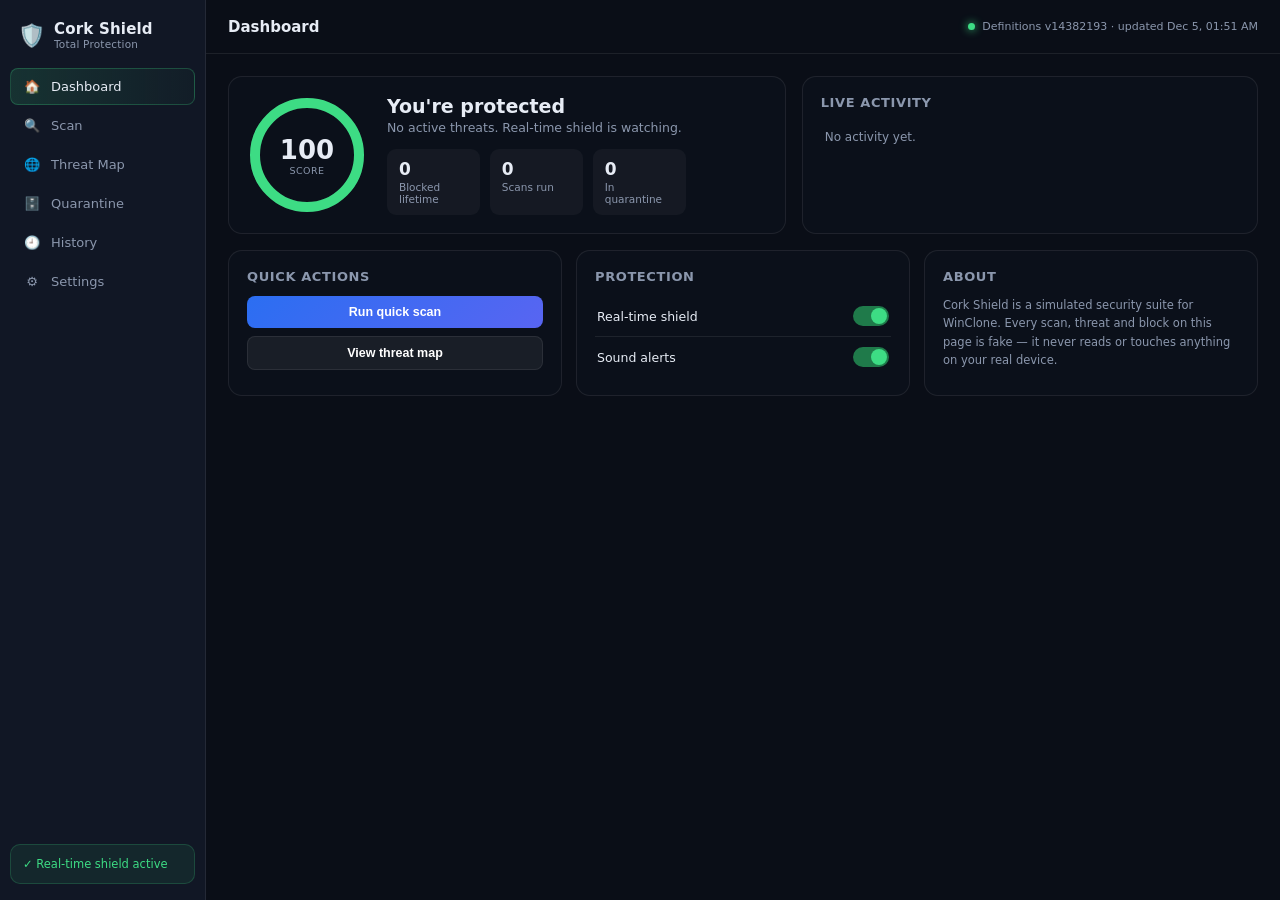
<file: cork-shield.html>
<!DOCTYPE html>
<html lang="en">
<head>
<meta charset="UTF-8">
<meta name="viewport" content="width=device-width, initial-scale=1">
<title>Cork Shield</title>
<style>
  :root{
    --bg:#0a0e17; --panel:#11172550; --panel-solid:#111725; --border:rgba(255,255,255,.08);
    --text:#e7ecf5; --dim:#8b97ad; --green:#3ddc84; --green-dim:#1f7a4a;
    --red:#ff5468; --amber:#ffb648; --cyan:#38bdf8; --accent:#5865f2;
  }
  *{box-sizing:border-box;}
  html,body{margin:0;height:100%;background:var(--bg);color:var(--text);
    font-family:"Segoe UI",system-ui,-apple-system,Arial,sans-serif;overflow:hidden;}
  body{display:flex;}
  .glow{filter:drop-shadow(0 0 6px currentColor);}

  /* ---------- sidebar ---------- */
  #sidebar{width:206px;flex:none;background:var(--panel-solid);border-right:1px solid var(--border);
    display:flex;flex-direction:column;padding:16px 10px;}
  #brand{display:flex;align-items:center;gap:9px;padding:4px 8px 18px;}
  #brand .mark{font-size:22px;}
  #brand .name{font-weight:700;font-size:15px;letter-spacing:.2px;}
  #brand .name small{display:block;font-weight:400;font-size:10.5px;color:var(--dim);}
  nav{display:flex;flex-direction:column;gap:2px;}
  .navbtn{display:flex;align-items:center;gap:10px;padding:10px 12px;border-radius:8px;cursor:pointer;
    color:var(--dim);font-size:13px;user-select:none;border:1px solid transparent;}
  .navbtn:hover{background:rgba(255,255,255,.04);color:var(--text);}
  .navbtn.active{background:linear-gradient(90deg,rgba(61,220,132,.14),rgba(61,220,132,.03));
    color:var(--text);border-color:rgba(61,220,132,.25);}
  .navbtn .ic{width:18px;text-align:center;}
  #sideStatus{margin-top:auto;padding:12px;border-radius:10px;background:rgba(61,220,132,.08);
    border:1px solid rgba(61,220,132,.2);font-size:11.5px;color:var(--green);}
  #sideStatus.bad{background:rgba(255,84,104,.1);border-color:rgba(255,84,104,.3);color:var(--red);}

  /* ---------- main ---------- */
  #main{flex:1;display:flex;flex-direction:column;min-width:0;}
  header{height:54px;flex:none;display:flex;align-items:center;justify-content:space-between;
    padding:0 22px;border-bottom:1px solid var(--border);}
  header h1{font-size:15px;margin:0;font-weight:600;}
  #liveDot{display:inline-block;width:7px;height:7px;border-radius:50%;background:var(--green);
    box-shadow:0 0 8px var(--green);margin-right:7px;animation:pulse 1.8s infinite;}
  @keyframes pulse{0%,100%{opacity:1;}50%{opacity:.35;}}
  #defsTag{font-size:11px;color:var(--dim);}
  #view{flex:1;overflow:auto;padding:22px;}
  .panel{background:var(--panel);border:1px solid var(--border);border-radius:14px;padding:18px;}
  .grid2{display:grid;grid-template-columns:1.1fr .9fr;gap:16px;}
  .grid3{display:grid;grid-template-columns:repeat(3,1fr);gap:14px;}
  h2{font-size:13px;text-transform:uppercase;letter-spacing:.6px;color:var(--dim);margin:0 0 12px;}
  .btn{background:linear-gradient(135deg,#2b6ef2,#5865f2);color:#fff;border:none;border-radius:8px;
    padding:9px 16px;font-size:12.5px;font-weight:600;cursor:pointer;}
  .btn:hover{filter:brightness(1.1);}
  .btn.ghost{background:rgba(255,255,255,.06);border:1px solid var(--border);}
  .btn.danger{background:linear-gradient(135deg,#c0293a,#ff5468);}
  .btn.green{background:linear-gradient(135deg,#1f9d5e,#3ddc84);}
  .btn:disabled{opacity:.5;cursor:default;filter:none;}
  .btn.sm{padding:6px 11px;font-size:11.5px;border-radius:6px;}

  /* ---------- dashboard ---------- */
  #shieldCard{display:flex;align-items:center;gap:20px;}
  #shieldRing{position:relative;width:120px;height:120px;flex:none;}
  #shieldRing svg{transform:rotate(-90deg);}
  #shieldRing .bgring{stroke:rgba(255,255,255,.07);}
  #shieldRing .fgring{stroke:var(--green);stroke-linecap:round;transition:stroke-dashoffset .6s ease, stroke .4s;}
  #shieldRing .mid{position:absolute;inset:0;display:flex;align-items:center;justify-content:center;
    flex-direction:column;}
  #shieldRing .mid .num{font-size:26px;font-weight:700;}
  #shieldRing .mid .lbl{font-size:9.5px;color:var(--dim);letter-spacing:.5px;}
  #statusHead{font-size:19px;font-weight:700;}
  #statusSub{color:var(--dim);font-size:12.5px;margin-top:3px;}
  .statRow{display:flex;gap:10px;margin-top:14px;}
  .statBox{flex:1;background:rgba(255,255,255,.04);border-radius:9px;padding:10px 12px;}
  .statBox .v{font-size:17px;font-weight:700;}
  .statBox .k{font-size:10.5px;color:var(--dim);margin-top:2px;}
  #activityFeed{list-style:none;margin:0;padding:0;max-height:260px;overflow:auto;}
  #activityFeed li{display:flex;gap:9px;padding:8px 4px;border-bottom:1px solid var(--border);font-size:12px;}
  #activityFeed li:last-child{border:none;}
  #activityFeed .t{color:var(--dim);font-size:10.5px;white-space:nowrap;}
  .toggle{display:flex;align-items:center;justify-content:space-between;padding:10px 2px;
    border-bottom:1px solid var(--border);font-size:12.5px;}
  .toggle:last-child{border:none;}
  .sw{width:36px;height:20px;border-radius:20px;background:rgba(255,255,255,.12);position:relative;
    cursor:pointer;flex:none;}
  .sw.on{background:var(--green-dim);}
  .sw i{position:absolute;top:2px;left:2px;width:16px;height:16px;border-radius:50%;background:#fff;
    transition:left .18s;}
  .sw.on i{left:18px;background:var(--green);}

  /* ---------- scan ---------- */
  #scanPicker{display:flex;gap:12px;margin-bottom:16px;}
  .scanOpt{flex:1;border:1px solid var(--border);border-radius:10px;padding:14px;cursor:pointer;background:rgba(255,255,255,.03);}
  .scanOpt.sel{border-color:var(--accent);background:rgba(88,101,242,.12);}
  .scanOpt .ic{font-size:20px;}
  .scanOpt .t{font-weight:600;font-size:13px;margin-top:6px;}
  .scanOpt .d{font-size:11px;color:var(--dim);margin-top:2px;}
  #scanStage{display:none;text-align:center;padding:30px 10px;}
  #scanStage.on{display:block;}
  #radar{width:120px;height:120px;margin:0 auto 16px;border-radius:50%;
    border:2px solid rgba(61,220,132,.25);position:relative;overflow:hidden;background:radial-gradient(circle,rgba(61,220,132,.08),transparent 70%);}
  #radar .sweep{position:absolute;inset:0;background:conic-gradient(from 0deg,rgba(61,220,132,.5),transparent 35%);
    animation:spin 1.1s linear infinite;border-radius:50%;}
  @keyframes spin{to{transform:rotate(360deg);}}
  #scanPath{font-family:Consolas,monospace;font-size:11.5px;color:var(--dim);height:18px;overflow:hidden;}
  #scanBarWrap{height:8px;border-radius:6px;background:rgba(255,255,255,.08);margin:14px 0 6px;overflow:hidden;}
  #scanBar{height:100%;width:0%;background:linear-gradient(90deg,var(--cyan),var(--green));transition:width .15s;}
  #scanPct{font-size:12px;color:var(--dim);}
  #scanResults{margin-top:18px;}
  .threatRow{display:flex;align-items:center;gap:12px;padding:11px;border:1px solid var(--border);
    border-radius:9px;margin-bottom:8px;background:rgba(255,84,104,.05);}
  .threatRow .ic{font-size:20px;}
  .threatRow .meta{flex:1;min-width:0;}
  .threatRow .nm{font-size:12.5px;font-weight:600;}
  .threatRow .pt{font-size:10.5px;color:var(--dim);font-family:Consolas,monospace;
    white-space:nowrap;overflow:hidden;text-overflow:ellipsis;}
  .sev{font-size:9.5px;font-weight:700;padding:2px 7px;border-radius:20px;text-transform:uppercase;}
  .sev.low{background:rgba(255,182,72,.15);color:var(--amber);}
  .sev.med{background:rgba(255,140,60,.18);color:#ff8c3c;}
  .sev.high{background:rgba(255,84,104,.18);color:var(--red);}
  .sev.critical{background:rgba(255,20,60,.25);color:#ff2f4f;}
  #allClear{display:none;text-align:center;padding:26px;color:var(--green);}

  /* ---------- map ---------- */
  #mapWrap{position:relative;border-radius:12px;overflow:hidden;border:1px solid var(--border);
    background:#060a12;height:420px;}
  #mapCanvas{width:100%;height:100%;display:block;}
  #mapStats{position:absolute;top:12px;left:14px;display:flex;gap:18px;}
  #mapStats .m{background:rgba(6,10,18,.7);border:1px solid var(--border);border-radius:8px;padding:7px 12px;}
  #mapStats .m .v{font-size:15px;font-weight:700;}
  #mapStats .m .k{font-size:9.5px;color:var(--dim);}

  /* ---------- quarantine / history ---------- */
  table{width:100%;border-collapse:collapse;font-size:12.5px;}
  th{text-align:left;color:var(--dim);font-weight:600;font-size:11px;text-transform:uppercase;
    letter-spacing:.4px;padding:8px 10px;border-bottom:1px solid var(--border);}
  td{padding:10px;border-bottom:1px solid var(--border);}
  tr:last-child td{border:none;}
  .empty{text-align:center;color:var(--dim);padding:40px 10px;font-size:12.5px;}

  .view-pane{display:none;}
  .view-pane.on{display:block;}
</style>
</head>
<body>

<div id="sidebar">
  <div id="brand"><span class="mark">🛡️</span><span class="name">Cork Shield<small>Total Protection</small></span></div>
  <nav>
    <div class="navbtn active" data-view="dash"><span class="ic">🏠</span>Dashboard</div>
    <div class="navbtn" data-view="scan"><span class="ic">🔍</span>Scan</div>
    <div class="navbtn" data-view="map"><span class="ic">🌐</span>Threat Map</div>
    <div class="navbtn" data-view="quar"><span class="ic">🗄️</span>Quarantine</div>
    <div class="navbtn" data-view="hist"><span class="ic">🕘</span>History</div>
    <div class="navbtn" data-view="set"><span class="ic">⚙️</span>Settings</div>
  </nav>
  <div id="sideStatus">✓ Real-time shield active</div>
</div>

<div id="main">
  <header>
    <h1 id="viewTitle">Dashboard</h1>
    <div id="defsTag"><span id="liveDot"></span>Definitions v<span id="defsVer"></span> · updated <span id="defsDate"></span></div>
  </header>
  <div id="view">

    <div class="view-pane on" id="pane-dash">
      <div class="grid2">
        <div class="panel" id="shieldCard">
          <div id="shieldRing">
            <svg width="120" height="120">
              <circle class="bgring" cx="60" cy="60" r="52" fill="none" stroke-width="10"/>
              <circle class="fgring" id="ringFg" cx="60" cy="60" r="52" fill="none" stroke-width="10"
                stroke-dasharray="327" stroke-dashoffset="0"/>
            </svg>
            <div class="mid"><div class="num" id="scoreNum">100</div><div class="lbl">SCORE</div></div>
          </div>
          <div>
            <div id="statusHead">You're protected</div>
            <div id="statusSub">No active threats. Real-time shield is watching.</div>
            <div class="statRow">
              <div class="statBox"><div class="v" id="statBlocked">0</div><div class="k">Blocked lifetime</div></div>
              <div class="statBox"><div class="v" id="statScans">0</div><div class="k">Scans run</div></div>
              <div class="statBox"><div class="v" id="statQuar">0</div><div class="k">In quarantine</div></div>
            </div>
          </div>
        </div>
        <div class="panel">
          <h2>Live activity</h2>
          <ul id="activityFeed"></ul>
        </div>
      </div>
      <div style="height:16px"></div>
      <div class="grid3">
        <div class="panel"><h2>Quick actions</h2>
          <button class="btn" id="btnQuickScanDash" style="width:100%;margin-bottom:8px;">Run quick scan</button>
          <button class="btn ghost" id="btnGoMap" style="width:100%;">View threat map</button>
        </div>
        <div class="panel"><h2>Protection</h2>
          <div class="toggle"><span>Real-time shield</span><div class="sw on" id="swShield"><i></i></div></div>
          <div class="toggle"><span>Sound alerts</span><div class="sw on" id="swSound"><i></i></div></div>
        </div>
        <div class="panel"><h2>About</h2>
          <div style="font-size:11.5px;color:var(--dim);line-height:1.6;">
            Cork Shield is a simulated security suite for WinClone. Every scan, threat and
            block on this page is fake — it never reads or touches anything on your real device.
          </div>
        </div>
      </div>
    </div>

    <div class="view-pane" id="pane-scan">
      <div class="panel">
        <h2>Choose a scan</h2>
        <div id="scanPicker">
          <div class="scanOpt sel" data-type="quick"><div class="ic">⚡</div><div class="t">Quick Scan</div><div class="d">Common infection points · ~6s</div></div>
          <div class="scanOpt" data-type="full"><div class="ic">🧭</div><div class="t">Full Scan</div><div class="d">Every file on the drive · ~12s</div></div>
          <div class="scanOpt" data-type="custom"><div class="ic">📁</div><div class="t">Downloads Only</div><div class="d">Just the Downloads folder · ~4s</div></div>
        </div>
        <button class="btn green" id="btnStartScan">Start scan</button>

        <div id="scanStage">
          <div id="radar"><div class="sweep"></div></div>
          <div id="scanPath">Preparing…</div>
          <div id="scanBarWrap"><div id="scanBar"></div></div>
          <div id="scanPct">0%</div>
        </div>

        <div id="scanResults"></div>
        <div id="allClear">
          <div style="font-size:34px;">✅</div>
          <div style="font-weight:700;margin-top:6px;">All clear</div>
          <div style="color:var(--dim);font-size:12px;margin-top:2px;">No threats found on this scan.</div>
        </div>
      </div>
    </div>

    <div class="view-pane" id="pane-map">
      <div class="panel">
        <h2>Global threat map</h2>
        <div id="mapWrap">
          <canvas id="mapCanvas"></canvas>
          <div id="mapStats">
            <div class="m"><div class="v" id="mapBlockedToday">0</div><div class="k">BLOCKED TODAY</div></div>
            <div class="m"><div class="v" id="mapPerSec">0.0</div><div class="k">EVENTS / SEC WORLDWIDE*</div></div>
          </div>
        </div>
        <div style="font-size:10.5px;color:var(--dim);margin-top:10px;">
          *Entirely simulated for fun — Cork Shield only protects this one fictional PC, and only from fictional threats.
        </div>
      </div>
    </div>

    <div class="view-pane" id="pane-quar">
      <div class="panel">
        <h2>Quarantine vault</h2>
        <table id="quarTable"><thead><tr><th>Threat</th><th>Original path</th><th>Quarantined</th><th></th></tr></thead>
          <tbody id="quarBody"></tbody></table>
        <div class="empty" id="quarEmpty" style="display:none;">Nothing in quarantine. Nice and clean.</div>
      </div>
    </div>

    <div class="view-pane" id="pane-hist">
      <div class="panel">
        <h2>Scan history</h2>
        <table id="histTable"><thead><tr><th>When</th><th>Type</th><th>Files checked</th><th>Threats found</th></tr></thead>
          <tbody id="histBody"></tbody></table>
        <div class="empty" id="histEmpty" style="display:none;">No scans yet — run one from the Scan tab.</div>
      </div>
    </div>

    <div class="view-pane" id="pane-set">
      <div class="panel" style="max-width:480px;">
        <h2>Settings</h2>
        <div class="toggle"><span>Real-time shield</span><div class="sw on" id="swShield2"><i></i></div></div>
        <div class="toggle"><span>Sound alerts</span><div class="sw on" id="swSound2"><i></i></div></div>
        <div class="toggle"><span>Definitions</span><button class="btn ghost sm" id="btnUpdateDefs">Update now</button></div>
        <div style="height:14px"></div>
        <button class="btn danger sm" id="btnReset">Reset all Cork Shield data</button>
      </div>
    </div>

  </div>
</div>

<script>
"use strict";
const SAVE_KEY = "wc_cork_shield_v1";

/* ---------------- fake threat + activity data ---------------- */
const THREATS = [
  {name:"Trojan.FreeRobux.Gen",   icon:"😈", sev:"critical", kind:"trojan",   desc:"Poses as a game currency generator."},
  {name:"Worm.Minekraft.Clone",   icon:"🟩", sev:"high",     kind:"worm",     desc:"Self-copying 'full version' installer."},
  {name:"Ransom.LockUrFiles",     icon:"🔒", sev:"critical", kind:"ransomware", desc:"Attempts to encrypt user documents."},
  {name:"Spyware.PeepCam",        icon:"👁️", sev:"high",     kind:"spyware",  desc:"Tries to access the webcam silently."},
  {name:"Adware.PopUpStorm",      icon:"📢", sev:"low",      kind:"adware",   desc:"Floods the browser with pop-ups."},
  {name:"Miner.BitCork.Hidden",   icon:"⛏️", sev:"med",      kind:"miner",    desc:"Mines cryptocurrency using your CPU."},
  {name:"Backdoor.RAT_svchost",   icon:"🚪", sev:"critical", kind:"backdoor", desc:"Opens a remote-access channel."},
  {name:"Keylogger.Klog32",       icon:"⌨️", sev:"high",     kind:"keylogger",desc:"Records keystrokes to a hidden log."},
  {name:"Scareware.FakeAlert",    icon:"⚠️", sev:"low",      kind:"scareware",desc:"Fakes a 'virus found' popup to scare you."},
  {name:"Rootkit.GhostDriver",    icon:"👻", sev:"critical", kind:"rootkit",  desc:"Hides other malware from the OS."},
  {name:"PUP.ToolbarPlus",        icon:"🧩", sev:"low",      kind:"pup",      desc:"Unwanted browser toolbar, hard to remove."},
  {name:"Trojan.KMS_Activator",   icon:"🔑", sev:"med",      kind:"trojan",   desc:"Bundled with a 'free activator' download."},
];
const FOLDERS = ["Downloads","Desktop","Documents","AppData\\Local\\Temp","Downloads\\Games","Pictures","Documents\\Installers"];
const FILES = ["setup.exe","crack.exe","patch_notes.exe","install_now.msi","update.scr","totally_safe.exe",
  "READ_ME_FIRST.exe","launcher.exe","activator.exe","free_download.exe","bonus_content.zip","driver_fix.exe"];
const SOURCES = ["totally-legit-download.biz","free-game-hub.click","hot-cracks-2026.net","definitely-not-a-virus.org",
  "mega-torrent-zone.ru","softwareforfree.top","quick-activator.info","download-mirror-9.xyz"];

function randPick(a){ return a[Math.floor(Math.random()*a.length)]; }
function fakePath(){ return "C:\\Users\\You\\"+randPick(FOLDERS)+"\\"+randPick(FILES); }
function nowStr(){ return new Date().toLocaleString([], {month:"short",day:"numeric",hour:"2-digit",minute:"2-digit"}); }
function timeAgo(ts){
  const s = Math.max(1,Math.round((Date.now()-ts)/1000));
  if(s<60) return s+"s ago";
  if(s<3600) return Math.round(s/60)+"m ago";
  return Math.round(s/3600)+"h ago";
}

/* ---------------- sound (synth, no audio files) ---------------- */
let AC=null;
function tone(f,st,d,v,type){
  try{
    AC = AC || new (window.AudioContext||window.webkitAudioContext)();
    if(AC.state==="suspended") AC.resume();
    const t=AC.currentTime, o=AC.createOscillator(), g=AC.createGain();
    o.type=type||"sine"; o.frequency.value=f;
    g.gain.setValueAtTime(0,t+st); g.gain.linearRampToValueAtTime(v,t+st+.02);
    g.gain.exponentialRampToValueAtTime(.0001,t+st+d);
    o.connect(g); g.connect(AC.destination); o.start(t+st); o.stop(t+st+d+.05);
  }catch(e){}
}
function sfx(kind){
  if(!state.sound) return;
  if(kind==="tick") tone(1400,0,.04,.02,"square");
  else if(kind==="alert"){ tone(300,0,.22,.09,"triangle"); tone(240,.14,.28,.09,"triangle"); }
  else if(kind==="clear"){ tone(660,0,.16,.08); tone(880,.12,.22,.07); tone(1100,.24,.3,.06); }
  else if(kind==="click") tone(700,0,.03,.02,"square");
  else if(kind==="block") tone(520,0,.08,.05,"triangle");
}

/* ---------------- persisted state ---------------- */
let state = {
  score:100, lifetimeBlocked:0, scansRun:0, quarantine:[], history:[], activity:[],
  shield:true, sound:true, defsVer:"14382193", defsDate: nowStr(),
};
function load(){
  try{ const s=JSON.parse(localStorage.getItem(SAVE_KEY)||"null"); if(s) state=Object.assign(state,s); }catch(e){}
}
function save(){ try{ localStorage.setItem(SAVE_KEY, JSON.stringify(state)); }catch(e){} }

/* ---------------- nav ---------------- */
document.querySelectorAll(".navbtn").forEach(btn=>{
  btn.addEventListener("click", ()=>{
    document.querySelectorAll(".navbtn").forEach(b=>b.classList.remove("active"));
    btn.classList.add("active");
    const v = btn.dataset.view;
    document.querySelectorAll(".view-pane").forEach(p=>p.classList.remove("on"));
    document.getElementById("pane-"+v).classList.add("on");
    document.getElementById("viewTitle").textContent = btn.textContent.trim();
    sfx("click");
  });
});
document.getElementById("btnGoMap").addEventListener("click", ()=>document.querySelector('[data-view="map"]').click());
document.getElementById("btnQuickScanDash").addEventListener("click", ()=>{
  document.querySelector('[data-view="scan"]').click();
  document.querySelectorAll(".scanOpt").forEach(o=>o.classList.toggle("sel", o.dataset.type==="quick"));
  startScan("quick");
});

/* ---------------- dashboard render ---------------- */
function renderDash(){
  const score = state.score;
  document.getElementById("scoreNum").textContent = score;
  const ring = document.getElementById("ringFg");
  const circumference = 327;
  ring.style.strokeDashoffset = circumference*(1-score/100);
  ring.style.stroke = score>=85 ? "var(--green)" : score>=50 ? "var(--amber)" : "var(--red)";
  document.getElementById("statusHead").textContent = score>=85 ? "You're protected" : score>=50 ? "Needs attention" : "At risk";
  document.getElementById("statusSub").textContent = state.quarantine.length && score<85
    ? "Unresolved items are sitting in scan results."
    : "No active threats. Real-time shield is watching.";
  document.getElementById("statBlocked").textContent = state.lifetimeBlocked;
  document.getElementById("statScans").textContent = state.scansRun;
  document.getElementById("statQuar").textContent = state.quarantine.length;
  const side = document.getElementById("sideStatus");
  side.classList.toggle("bad", !state.shield);
  side.textContent = state.shield ? "✓ Real-time shield active" : "✕ Real-time shield off";
  renderActivity();
}
function renderActivity(){
  const ul = document.getElementById("activityFeed");
  ul.innerHTML = state.activity.slice(0,25).map(a=>
    `<li><span>${a.icon}</span><span style="flex:1">${a.text}</span><span class="t">${timeAgo(a.ts)}</span></li>`
  ).join("") || `<li style="color:var(--dim)">No activity yet.</li>`;
}
function pushActivity(icon,text){
  state.activity.unshift({icon,text,ts:Date.now()});
  state.activity = state.activity.slice(0,60);
  save(); renderActivity();
}
setInterval(renderActivity, 15000); // keep "x ago" timestamps fresh

/* ---------------- toggles ---------------- */
function wireSwitch(el, key){
  el.classList.toggle("on", !!state[key]);
  el.addEventListener("click", ()=>{
    state[key] = !state[key];
    document.querySelectorAll("#"+el.id.replace(/2$/,"")+", #"+el.id.replace(/2$/,"")+"2").forEach(e=>e.classList.toggle("on",state[key]));
    save(); renderDash(); sfx("click");
  });
}
wireSwitch(document.getElementById("swShield"),"shield");
wireSwitch(document.getElementById("swShield2"),"shield");
wireSwitch(document.getElementById("swSound"),"sound");
wireSwitch(document.getElementById("swSound2"),"sound");

document.getElementById("btnUpdateDefs").addEventListener("click", ()=>{
  state.defsVer = String(Number(state.defsVer)+Math.floor(Math.random()*400)+50);
  state.defsDate = nowStr();
  save(); renderDefs(); sfx("clear");
  pushActivity("🔄","Virus definitions updated to v"+state.defsVer);
});
document.getElementById("btnReset").addEventListener("click", ()=>{
  if(!confirm("Reset all Cork Shield data? This clears quarantine, history and stats.")) return;
  localStorage.removeItem(SAVE_KEY);
  location.reload();
});
function renderDefs(){
  document.getElementById("defsVer").textContent = state.defsVer;
  document.getElementById("defsDate").textContent = state.defsDate;
}

/* ---------------- scan flow ---------------- */
let scanType = "quick";
document.querySelectorAll(".scanOpt").forEach(opt=>{
  opt.addEventListener("click", ()=>{
    document.querySelectorAll(".scanOpt").forEach(o=>o.classList.remove("sel"));
    opt.classList.add("sel"); scanType = opt.dataset.type; sfx("click");
  });
});
document.getElementById("btnStartScan").addEventListener("click", ()=>startScan(scanType));

const SCAN_CFG = {
  quick:  {files:[900,1600],  dur:6000,  threatChance:[0,2]},
  full:   {files:[9000,22000],dur:12000, threatChance:[1,5]},
  custom: {files:[120,420],   dur:4000,  threatChance:[0,3]},
};
function startScan(type){
  const cfg = SCAN_CFG[type];
  document.getElementById("scanResults").innerHTML = "";
  document.getElementById("allClear").style.display = "none";
  document.getElementById("btnStartScan").disabled = true;
  const stage = document.getElementById("scanStage"); stage.classList.add("on");
  const totalFiles = Math.floor(cfg.files[0]+Math.random()*(cfg.files[1]-cfg.files[0]));
  const nThreats = Math.floor(cfg.threatChance[0]+Math.random()*(cfg.threatChance[1]-cfg.threatChance[0]+1));
  const found = [];
  for(let i=0;i<nThreats;i++){
    const t = randPick(THREATS);
    found.push({...t, path: fakePath(), id: Date.now()+"_"+i+"_"+Math.random().toString(36).slice(2,7)});
  }
  const startTime = performance.now();
  const pathEl = document.getElementById("scanPath"), barEl = document.getElementById("scanBar"), pctEl = document.getElementById("scanPct");
  let filesChecked = 0;
  const tickMs = 90;
  const timer = setInterval(()=>{
    const elapsed = performance.now()-startTime;
    const pct = Math.min(100, Math.round((elapsed/cfg.dur)*100));
    filesChecked = Math.round((pct/100)*totalFiles);
    barEl.style.width = pct+"%"; pctEl.textContent = pct+"% · "+filesChecked.toLocaleString()+" / "+totalFiles.toLocaleString()+" files";
    pathEl.textContent = "C:\\Users\\You\\"+randPick(FOLDERS)+"\\"+randPick(FILES);
    sfx("tick");
    if(pct>=100){
      clearInterval(timer);
      finishScan(type, totalFiles, found);
    }
  }, tickMs);
}
function finishScan(type, totalFiles, found){
  document.getElementById("scanStage").classList.remove("on");
  document.getElementById("btnStartScan").disabled = false;
  state.scansRun++;
  state.history.unshift({when: nowStr(), type, files: totalFiles, threats: found.length});
  state.history = state.history.slice(0,50);
  if(found.length){
    sfx("alert");
    state.score = Math.max(20, state.score - found.length*8);
    found.forEach(f=> pushActivity(f.icon, "Detected "+f.name));
    renderScanResults(found);
  } else {
    sfx("clear");
    document.getElementById("allClear").style.display = "block";
    pushActivity("✅","Scan complete — no threats found");
  }
  save(); renderDash(); renderHistory();
}
function renderScanResults(found){
  const box = document.getElementById("scanResults");
  box.innerHTML = `<div style="display:flex;justify-content:space-between;align-items:center;margin-bottom:10px;">
      <div style="font-weight:600;font-size:13px;">${found.length} threat${found.length>1?"s":""} found</div>
      <button class="btn danger sm" id="btnQuarAll">Quarantine all</button>
    </div>` +
    found.map(f=>`
      <div class="threatRow" data-id="${f.id}">
        <div class="ic">${f.icon}</div>
        <div class="meta"><div class="nm">${f.name}</div><div class="pt">${f.path}</div></div>
        <span class="sev ${f.sev}">${f.sev}</span>
        <button class="btn ghost sm" data-quar="${f.id}">Quarantine</button>
      </div>`).join("");
  box.querySelectorAll("[data-quar]").forEach(b=>{
    b.addEventListener("click", ()=> quarantineOne(found, b.dataset.quar));
  });
  document.getElementById("btnQuarAll").addEventListener("click", ()=>{
    found.slice().forEach(f=> quarantineOne(found, f.id));
  });
}
function quarantineOne(found, id){
  const idx = found.findIndex(f=>f.id===id); if(idx<0) return;
  const f = found[idx];
  state.quarantine.unshift({...f, quarantinedAt: nowStr()});
  state.lifetimeBlocked++;
  found.splice(idx,1);
  const row = document.querySelector(`.threatRow[data-id="${id}"]`); if(row) row.remove();
  if(found.length===0){
    state.score = Math.min(100, state.score+6);
    document.getElementById("scanResults").innerHTML = "";
    document.getElementById("allClear").style.display="block";
    document.querySelector("#allClear div:nth-child(2)").textContent = "Threats neutralized";
    document.querySelector("#allClear div:nth-child(3)").textContent = "Everything found this scan is now in quarantine.";
  }
  save(); renderDash(); renderQuarantine(); sfx("block");
  pushActivity("🗄️","Quarantined "+f.name);
}

/* ---------------- quarantine ---------------- */
function renderQuarantine(){
  const body = document.getElementById("quarBody");
  document.getElementById("quarEmpty").style.display = state.quarantine.length? "none":"block";
  body.innerHTML = state.quarantine.map(f=>`
    <tr data-id="${f.id}">
      <td>${f.icon} ${f.name}</td><td style="font-family:Consolas,monospace;font-size:11px;">${f.path}</td>
      <td>${f.quarantinedAt}</td>
      <td style="white-space:nowrap;">
        <button class="btn ghost sm" data-act="restore">Restore</button>
        <button class="btn danger sm" data-act="delete">Delete forever</button>
      </td>
    </tr>`).join("");
  body.querySelectorAll("[data-act]").forEach(b=>{
    b.addEventListener("click", ()=>{
      const tr = b.closest("tr"), id = tr.dataset.id;
      state.quarantine = state.quarantine.filter(f=>f.id!==id);
      save(); renderQuarantine(); renderDash();
      pushActivity(b.dataset.act==="restore"?"↩️":"🗑️", b.dataset.act==="restore"?"Restored a quarantined item":"Permanently deleted a quarantined item");
      sfx("click");
    });
  });
}

/* ---------------- history ---------------- */
function renderHistory(){
  const body = document.getElementById("histBody");
  document.getElementById("histEmpty").style.display = state.history.length? "none":"block";
  body.innerHTML = state.history.map(h=>`
    <tr><td>${h.when}</td><td style="text-transform:capitalize">${h.type}</td>
    <td>${h.files.toLocaleString()}</td>
    <td style="color:${h.threats?'var(--red)':'var(--green)'}">${h.threats}</td></tr>`).join("");
}

/* ---------------- threat map ---------------- */
const CITIES = [
  ["New York",40.7,-74.0],["Los Angeles",34.0,-118.2],["Chicago",41.9,-87.6],["Toronto",43.7,-79.4],
  ["Mexico City",19.4,-99.1],["Sao Paulo",-23.5,-46.6],["Buenos Aires",-34.6,-58.4],["London",51.5,-0.1],
  ["Paris",48.9,2.3],["Berlin",52.5,13.4],["Moscow",55.8,37.6],["Madrid",40.4,-3.7],["Rome",41.9,12.5],
  ["Cairo",30.0,31.2],["Lagos",6.5,3.4],["Johannesburg",-26.2,28.0],["Nairobi",-1.3,36.8],["Dubai",25.2,55.3],
  ["Istanbul",41.0,28.9],["Mumbai",19.1,72.9],["Delhi",28.6,77.2],["Beijing",39.9,116.4],["Shanghai",31.2,121.5],
  ["Tokyo",35.7,139.7],["Seoul",37.6,127.0],["Singapore",1.35,103.8],["Jakarta",-6.2,106.8],["Sydney",-33.9,151.2],
  ["Bangkok",13.8,100.5],["Hong Kong",22.3,114.2],["Vancouver",49.3,-123.1],["Miami",25.8,-80.2],
  ["Seattle",47.6,-122.3],["Lima",-12.0,-77.0],["Bogota",4.7,-74.1],
];
const mapCanvas = document.getElementById("mapCanvas");
const mctx = mapCanvas.getContext("2d");
let mapArcs = [], mapPulses = [], blockedToday = 0, lastArcTime = 0, evtRate = 0;
function sizeMap(){
  const r = mapCanvas.parentElement.getBoundingClientRect();
  mapCanvas.width = Math.floor(r.width); mapCanvas.height = Math.floor(r.height);
}
window.addEventListener("resize", sizeMap);
function project(lat,lon){
  return { x:(lon+180)/360*mapCanvas.width, y:(90-lat)/180*mapCanvas.height };
}
function centerNode(){ return {x:mapCanvas.width*0.5, y:mapCanvas.height*0.82}; }
function spawnArc(){
  const c = randPick(CITIES);
  const from = project(c[1],c[2]);
  const to = centerNode();
  mapArcs.push({from,to,t:0,dur:900+Math.random()*500,city:c[0]});
}
function mapFrame(t){
  mctx.clearRect(0,0,mapCanvas.width,mapCanvas.height);
  // grid
  mctx.strokeStyle="rgba(255,255,255,.05)"; mctx.lineWidth=1;
  for(let x=0;x<mapCanvas.width;x+=40){ mctx.beginPath();mctx.moveTo(x,0);mctx.lineTo(x,mapCanvas.height);mctx.stroke(); }
  for(let y=0;y<mapCanvas.height;y+=40){ mctx.beginPath();mctx.moveTo(0,y);mctx.lineTo(mapCanvas.width,y);mctx.stroke(); }
  // cities
  CITIES.forEach(c=>{
    const p = project(c[1],c[2]);
    mctx.fillStyle="rgba(56,189,248,.55)";
    mctx.beginPath(); mctx.arc(p.x,p.y,1.6,0,Math.PI*2); mctx.fill();
  });
  // center "your pc" node
  const cn = centerNode();
  const pulse = 6+Math.sin(t/260)*2;
  const grad = mctx.createRadialGradient(cn.x,cn.y,0,cn.x,cn.y,26);
  grad.addColorStop(0,"rgba(61,220,132,.5)"); grad.addColorStop(1,"rgba(61,220,132,0)");
  mctx.fillStyle=grad; mctx.beginPath(); mctx.arc(cn.x,cn.y,26,0,Math.PI*2); mctx.fill();
  mctx.fillStyle="#3ddc84"; mctx.beginPath(); mctx.arc(cn.x,cn.y,pulse,0,Math.PI*2); mctx.fill();
  mctx.fillStyle="#cdeee0"; mctx.font="10px sans-serif"; mctx.textAlign="center";
  mctx.fillText("YOUR PC", cn.x, cn.y+22);

  // arcs
  if(!lastArcTime) lastArcTime = t;
  if(t-lastArcTime > 500+Math.random()*900 && state.shield){ spawnArc(); lastArcTime = t; }
  mapArcs = mapArcs.filter(a=>{
    a.t += 16;
    const p = Math.min(1, a.t/a.dur);
    const mx = (a.from.x+a.to.x)/2, my = Math.min(a.from.y,a.to.y)-60;
    const bx = (1-p)*(1-p)*a.from.x + 2*(1-p)*p*mx + p*p*a.to.x;
    const by = (1-p)*(1-p)*a.from.y + 2*(1-p)*p*my + p*p*a.to.y;
    mctx.strokeStyle = "rgba(255,84,104,"+(0.55*(1-p*0.3))+")";
    mctx.lineWidth=1.3;
    mctx.beginPath();
    const steps=14;
    for(let i=0;i<=steps;i++){
      const pp = p*(i/steps);
      const xx=(1-pp)*(1-pp)*a.from.x+2*(1-pp)*pp*mx+pp*pp*a.to.x;
      const yy=(1-pp)*(1-pp)*a.from.y+2*(1-pp)*pp*my+pp*pp*a.to.y;
      if(i===0) mctx.moveTo(xx,yy); else mctx.lineTo(xx,yy);
    }
    mctx.stroke();
    mctx.fillStyle="#ff8394"; mctx.beginPath(); mctx.arc(bx,by,2.2,0,Math.PI*2); mctx.fill();
    if(p>=1){
      mapPulses.push({x:a.to.x,y:a.to.y,t:0});
      blockedToday++; evtRate = Math.min(9.9, evtRate+0.4);
      document.getElementById("mapBlockedToday").textContent = blockedToday;
      state.lifetimeBlocked++; save();
      pushActivity("🛡️","Blocked an incoming attempt from "+a.city);
      return false;
    }
    return true;
  });
  mapPulses = mapPulses.filter(p=>{
    p.t += 16; const life = p.t/500;
    if(life>=1) return false;
    mctx.strokeStyle = "rgba(61,220,132,"+(1-life)+")"; mctx.lineWidth=2;
    mctx.beginPath(); mctx.arc(p.x,p.y,20*life,0,Math.PI*2); mctx.stroke();
    return true;
  });
  evtRate = Math.max(0, evtRate-0.01);
  document.getElementById("mapPerSec").textContent = evtRate.toFixed(1);
  requestAnimationFrame(mapFrame);
}

/* ---------------- boot ---------------- */
load();
renderDefs(); renderDash(); renderQuarantine(); renderHistory();
document.getElementById("swShield").classList.toggle("on", state.shield);
document.getElementById("swShield2").classList.toggle("on", state.shield);
document.getElementById("swSound").classList.toggle("on", state.sound);
document.getElementById("swSound2").classList.toggle("on", state.sound);
sizeMap();
requestAnimationFrame(mapFrame);
window.addEventListener("beforeunload", save);
setInterval(save, 8000);
</script>
</body>
</html>
</file>
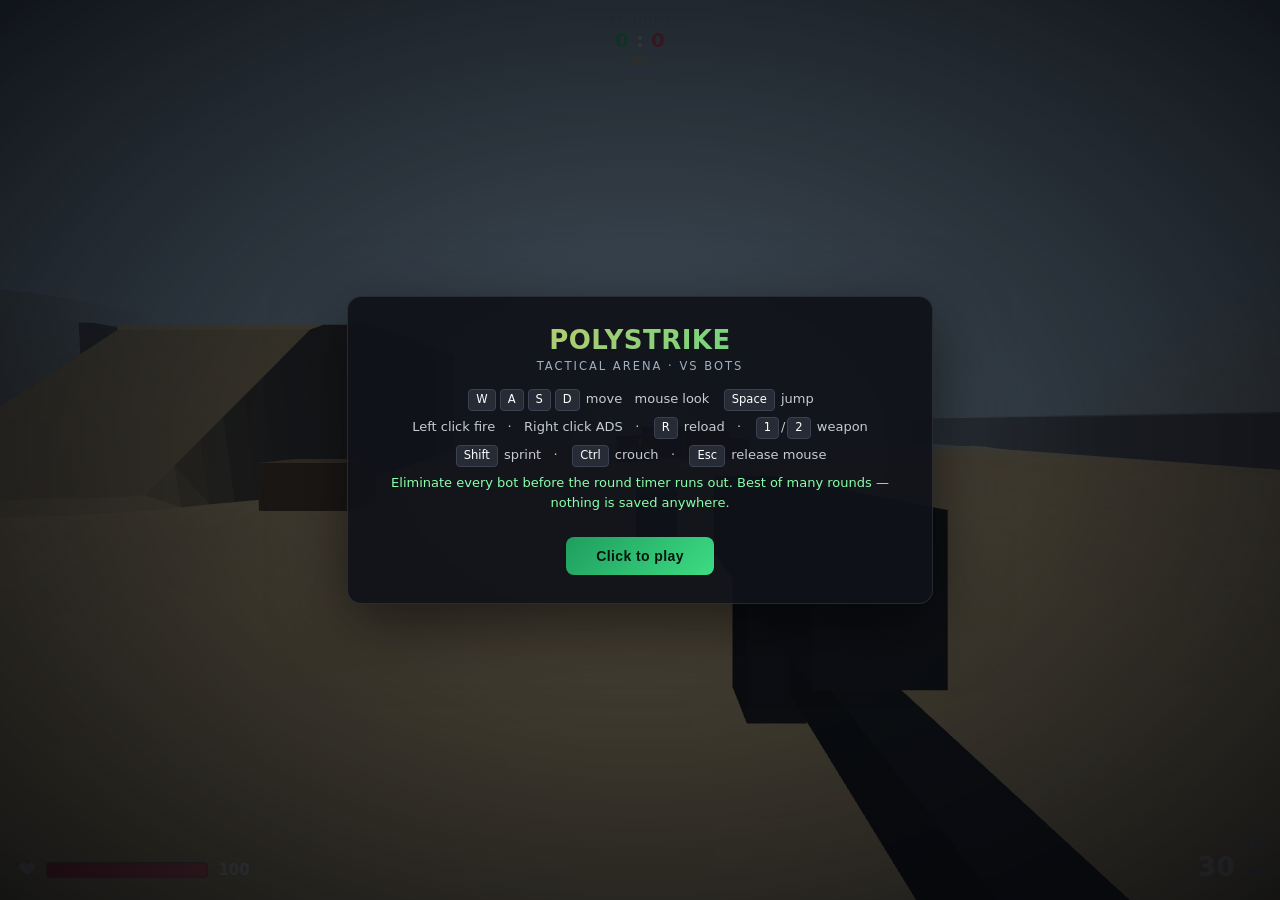
<file: polystrike.html>
<!DOCTYPE html>
<html lang="en">
<head>
<meta charset="UTF-8">
<meta name="viewport" content="width=device-width, initial-scale=1">
<title>PolyStrike</title>
<style>
  html,body{margin:0;height:100%;overflow:hidden;background:#0c1016;
    font-family:"Segoe UI",system-ui,-apple-system,Arial,sans-serif;color:#eee;user-select:none;}
  #glcanvas{position:absolute;inset:0;width:100%;height:100%;display:block;outline:none;}
  #hud{position:absolute;inset:0;pointer-events:none;}

  #crosshair{position:absolute;left:50%;top:50%;width:24px;height:24px;transform:translate(-50%,-50%);}
  .ch-line{position:absolute;background:#e9fff2;box-shadow:0 0 2px rgba(0,0,0,.9);}
  #chL{width:7px;height:2px;top:11px;left:0;} #chR{width:7px;height:2px;top:11px;right:0;}
  #chT{width:2px;height:7px;left:11px;top:0;} #chB{width:2px;height:7px;left:11px;bottom:0;}
  #chDot{position:absolute;left:50%;top:50%;width:2px;height:2px;background:#e9fff2;transform:translate(-50%,-50%);}
  #hitmarker{position:absolute;left:50%;top:50%;width:26px;height:26px;transform:translate(-50%,-50%);
    opacity:0;pointer-events:none;}
  #hitmarker svg{width:100%;height:100%;}

  #healthWrap{position:absolute;left:18px;bottom:18px;display:flex;align-items:center;gap:10px;}
  #healthIcon{font-size:22px;}
  #healthBarBg{width:160px;height:14px;background:rgba(0,0,0,.45);border:1px solid rgba(255,255,255,.15);
    border-radius:4px;overflow:hidden;}
  #healthBarFg{height:100%;width:100%;background:linear-gradient(90deg,#e23a4e,#ff6b7a);transition:width .15s;}
  #healthNum{font-size:15px;font-weight:700;min-width:28px;}

  #ammoWrap{position:absolute;right:18px;bottom:18px;text-align:right;}
  #ammoMain{font-size:26px;font-weight:800;letter-spacing:.5px;}
  #ammoRes{font-size:12px;color:#9fb0c3;}
  #weapName{font-size:11px;color:#9fb0c3;text-transform:uppercase;letter-spacing:1px;margin-bottom:2px;}

  #topBar{position:absolute;top:14px;left:50%;transform:translateX(-50%);text-align:center;}
  #roundNum{font-size:12px;color:#9fb0c3;letter-spacing:1px;text-transform:uppercase;}
  #scoreLine{font-size:20px;font-weight:800;}
  #scoreLine .w{color:#3ddc84;} #scoreLine .l{color:#ff5468;}
  #roundTimer{font-size:12px;color:#e9c46a;margin-top:2px;}

  #killfeed{position:absolute;top:18px;right:18px;display:flex;flex-direction:column;gap:5px;align-items:flex-end;}
  .kf{background:rgba(6,10,16,.7);border:1px solid rgba(255,255,255,.1);border-radius:6px;
    padding:5px 10px;font-size:11.5px;display:flex;gap:6px;align-items:center;animation:kfIn .15s ease;}
  @keyframes kfIn{from{opacity:0;transform:translateX(10px);}to{opacity:1;transform:translateX(0);}}

  #vignette{position:absolute;inset:0;box-shadow:inset 0 0 0 0 rgba(220,20,40,0);pointer-events:none;
    transition:box-shadow .5s;}
  #vignette.hurt{box-shadow:inset 0 0 140px 20px rgba(220,20,40,.55);transition:box-shadow .06s;}
  #vignette.low{box-shadow:inset 0 0 160px 40px rgba(220,20,40,.35);animation:lowpulse 1.2s infinite;}
  @keyframes lowpulse{0%,100%{opacity:.6;}50%{opacity:1;}}

  #banner{position:absolute;left:50%;top:38%;transform:translate(-50%,-50%);text-align:center;
    opacity:0;pointer-events:none;transition:opacity .25s, transform .25s;}
  #banner.show{opacity:1;transform:translate(-50%,-55%);}
  #banner .big{font-size:38px;font-weight:900;letter-spacing:1px;text-shadow:0 4px 20px rgba(0,0,0,.6);}
  #banner .big.win{color:#3ddc84;} #banner .big.lose{color:#ff5468;}
  #banner .sub{font-size:13px;color:#c8d3e0;margin-top:4px;}

  #zoneTag{position:absolute;left:50%;top:22%;transform:translate(-50%,0);font-size:13px;color:#cfe;
    letter-spacing:2px;text-transform:uppercase;opacity:0;transition:opacity .4s;}
  #zoneTag.show{opacity:.85;}

  #overlay{position:absolute;inset:0;display:flex;align-items:center;justify-content:center;
    background:radial-gradient(ellipse at center,rgba(10,14,20,.6),rgba(4,6,10,.92));pointer-events:auto;}
  #panel{max-width:520px;background:rgba(16,19,26,.94);border:1px solid rgba(255,255,255,.1);
    border-radius:14px;padding:28px 32px;text-align:center;box-shadow:0 20px 70px rgba(0,0,0,.6);}
  #panel h1{margin:0 0 4px;font-size:26px;font-weight:900;letter-spacing:.5px;
    background:linear-gradient(135deg,#e9c46a,#3ddc84);-webkit-background-clip:text;background-clip:text;color:transparent;}
  #panel .tag{color:#9fb0c3;font-size:11.5px;letter-spacing:2px;text-transform:uppercase;margin-bottom:16px;}
  #panel p{margin:6px 0;font-size:13px;color:#c7cbd4;line-height:1.55;}
  #panel .key{display:inline-block;background:#262b36;border:1px solid #3a4150;border-radius:4px;
    padding:1px 7px;font-size:11.5px;margin:0 2px;color:#fff;}
  #playbtn{margin-top:18px;padding:11px 30px;font-size:14px;border:none;border-radius:8px;
    background:linear-gradient(135deg,#1f9d5e,#3ddc84);color:#04150c;cursor:pointer;font-weight:800;letter-spacing:.4px;}
  #playbtn:hover{filter:brightness(1.08);}
  #loading{position:absolute;inset:0;display:flex;align-items:center;justify-content:center;
    background:#0c1016;font-size:14px;color:#9fb0c3;flex-direction:column;gap:10px;}
  .spin{width:26px;height:26px;border-radius:50%;border:3px solid rgba(255,255,255,.12);
    border-top-color:#3ddc84;animation:sp .8s linear infinite;}
  @keyframes sp{to{transform:rotate(360deg);}}
  #fps{position:absolute;left:10px;top:10px;font-size:11px;color:#6a7788;display:none;}
</style>
</head>
<body>
<div id="loading"><div class="spin"></div><div>Building arena…</div></div>
<canvas id="glcanvas" tabindex="0"></canvas>
<div id="hud">
  <div id="fps"></div>
  <div id="vignette"></div>
  <div id="zoneTag"></div>
  <div id="crosshair">
    <div class="ch-line" id="chL"></div><div class="ch-line" id="chR"></div>
    <div class="ch-line" id="chT"></div><div class="ch-line" id="chB"></div><div id="chDot"></div>
  </div>
  <div id="hitmarker"><svg viewBox="0 0 26 26"><g stroke="#fff" stroke-width="2.4">
    <line x1="2" y1="2" x2="10" y2="10"/><line x1="24" y1="2" x2="16" y2="10"/>
    <line x1="2" y1="24" x2="10" y2="16"/><line x1="24" y1="24" x2="16" y2="16"/></g></svg></div>

  <div id="healthWrap"><span id="healthIcon">❤️</span>
    <div id="healthBarBg"><div id="healthBarFg"></div></div><span id="healthNum">100</span></div>

  <div id="ammoWrap"><div id="weapName">Rifle</div><span id="ammoMain">30</span><span id="ammoRes"> / 90</span></div>

  <div id="topBar"><div id="roundNum">ROUND 1</div>
    <div id="scoreLine"><span class="w" id="scoreW">0</span> : <span class="l" id="scoreL">0</span></div>
    <div id="roundTimer">60</div></div>

  <div id="killfeed"></div>
  <div id="banner"><div class="big" id="bannerBig"></div><div class="sub" id="bannerSub"></div></div>

  <div id="overlay">
    <div id="panel">
      <h1>POLYSTRIKE</h1>
      <div class="tag">tactical arena · vs bots</div>
      <p><span class="key">W</span><span class="key">A</span><span class="key">S</span><span class="key">D</span> move &nbsp; mouse look &nbsp; <span class="key">Space</span> jump</p>
      <p>Left click fire &nbsp; · &nbsp; Right click ADS &nbsp; · &nbsp; <span class="key">R</span> reload &nbsp; · &nbsp; <span class="key">1</span>/<span class="key">2</span> weapon</p>
      <p><span class="key">Shift</span> sprint &nbsp; · &nbsp; <span class="key">Ctrl</span> crouch &nbsp; · &nbsp; <span class="key">Esc</span> release mouse</p>
      <p style="color:#8fa;">Eliminate every bot before the round timer runs out. Best of many rounds — nothing is saved anywhere.</p>
      <button id="playbtn">Click to play</button>
    </div>
  </div>
</div>
<script>
"use strict";
/* ============================ CONFIG ============================ */
const MAP = 70;                 // map is MAP x MAP units
const ROUND_TIME = 60;
const BOTS_BASE = 3;
const PLAYER_HP = 100, BOT_HP = 100;
const GRAVITY = 26, JUMP_SPEED = 8.4, WALK_SPEED = 4.5, SPRINT_SPEED = 6.2, CROUCH_SPEED = 2.6;
const EYE_STAND = 1.62, EYE_CROUCH = 1.05, PLAYER_RADIUS = 0.32;

const WEAPONS = {
  rifle:  {name:"Rifle",  dmg:27, headMult:3.2, mag:30, reserve:90, fireDelay:0.10, reloadTime:2.1,
           spreadBase:0.006, spreadMax:0.05, spreadGrow:0.013, spreadDecay:0.09, auto:true},
  pistol: {name:"Pistol", dmg:22, headMult:3.0, mag:12, reserve:36, fireDelay:0.17, reloadTime:1.5,
           spreadBase:0.003, spreadMax:0.03, spreadGrow:0.009, spreadDecay:0.12, auto:false},
};

/* ============================ MATH ============================ */
function mat4Identity(){ return new Float32Array([1,0,0,0, 0,1,0,0, 0,0,1,0, 0,0,0,1]); }
function mat4Multiply(a,b){
  const o=new Float32Array(16);
  for(let c=0;c<4;c++) for(let r=0;r<4;r++){ let s=0; for(let k=0;k<4;k++) s+=a[k*4+r]*b[c*4+k]; o[c*4+r]=s; }
  return o;
}
function mat4Perspective(fovy,aspect,near,far){
  const f=1/Math.tan(fovy/2), nf=1/(near-far); const o=new Float32Array(16);
  o[0]=f/aspect; o[5]=f; o[10]=(far+near)*nf; o[11]=-1; o[14]=2*far*near*nf; o[15]=0; return o;
}
function mat4Translation(x,y,z){ const m=mat4Identity(); m[12]=x;m[13]=y;m[14]=z; return m; }
function mat4RotateX(r){ const c=Math.cos(r),s=Math.sin(r); const m=mat4Identity(); m[5]=c;m[6]=s;m[9]=-s;m[10]=c; return m; }
function mat4RotateY(r){ const c=Math.cos(r),s=Math.sin(r); const m=mat4Identity(); m[0]=c;m[2]=-s;m[8]=s;m[10]=c; return m; }
function vSub(a,b){ return [a[0]-b[0],a[1]-b[1],a[2]-b[2]]; }
function vAdd(a,b){ return [a[0]+b[0],a[1]+b[1],a[2]+b[2]]; }
function vScale(a,s){ return [a[0]*s,a[1]*s,a[2]*s]; }
function vDot(a,b){ return a[0]*b[0]+a[1]*b[1]+a[2]*b[2]; }
function vCross(a,b){ return [a[1]*b[2]-a[2]*b[1], a[2]*b[0]-a[0]*b[2], a[0]*b[1]-a[1]*b[0]]; }
function vLen(a){ return Math.hypot(a[0],a[1],a[2]); }
function vNorm(a){ const l=vLen(a)||1; return [a[0]/l,a[1]/l,a[2]/l]; }
function lerp(a,b,t){ return a+(b-a)*t; }
function lerp3(a,b,t){ return [lerp(a[0],b[0],t),lerp(a[1],b[1],t),lerp(a[2],b[2],t)]; }
function clamp(v,lo,hi){ return v<lo?lo:v>hi?hi:v; }
function smoothstep(a,b,x){ const t=clamp((x-a)/(b-a),0,1); return t*t*(3-2*t); }

/* ============================ NOISE ============================ */
function hash2(x,y){
  let n=(x*374761393+y*668265263)|0; n=(n^(n>>13))*1274126177; n=n^(n>>16);
  return ((n&0x7fffffff)/0x7fffffff);
}
function valueNoise2D(x,y){
  const x0=Math.floor(x),y0=Math.floor(y),x1=x0+1,y1=y0+1;
  const sx=(x-x0)*(x-x0)*(3-2*(x-x0)), sy=(y-y0)*(y-y0)*(3-2*(y-y0));
  const n00=hash2(x0,y0),n10=hash2(x1,y0),n01=hash2(x0,y1),n11=hash2(x1,y1);
  return lerp(lerp(n00,n10,sx),lerp(n01,n11,sx),sy);
}
function fbm2D(x,y,oct){
  let amp=1,freq=1,sum=0,max=0;
  for(let i=0;i<oct;i++){ sum+=valueNoise2D(x*freq,y*freq)*amp; max+=amp; amp*=0.5; freq*=2; }
  return sum/max;
}

/* ============================ LEVEL LAYOUT (analytic) ============================ */
// Tower: raised plateau + ramp on its south side. Trench: two low parallel walls (west flank).
const TOWER = {cx:54, cz:36, sx:11, sz:11, plateau:6.4, rampLen:9};
const TRENCH = {x:13, z0:16, z1:56, halfW:3.4, wallH:1.7, wallT:0.9};
function baseHeight(x,z){
  let h = 2.2 + fbm2D(x/26,z/26,4)*3.2;
  // rim bowl: raise edges so the arena is naturally enclosed
  const dx = Math.min(x, MAP-x), dz = Math.min(z, MAP-z);
  const edge = Math.min(dx,dz);
  if(edge < 6) h += (6-edge)*1.5;
  return h;
}
function groundHeight(x,z){
  let h = baseHeight(x,z);
  // tower plateau + ramp on south edge
  const tx0=TOWER.cx-TOWER.sx/2, tx1=TOWER.cx+TOWER.sx/2, tz0=TOWER.cz-TOWER.sz/2, tz1=TOWER.cz+TOWER.sz/2;
  const localBase = baseHeight(TOWER.cx, TOWER.cz);
  const plateauH = localBase + TOWER.plateau;
  if(x>=tx0 && x<=tx1 && z>=tz0 && z<=tz1) h = plateauH;
  else{
    const rx0=tx0+1.5, rx1=tx1-1.5, rz0=tz0-TOWER.rampLen, rz1=tz0;
    if(x>=rx0 && x<=rx1 && z>=rz0 && z<=rz1){
      const p = clamp((z-rz0)/(rz1-rz0),0,1);
      h = lerp(baseHeight(x,rz0), plateauH, p);
    }
  }
  return h;
}
function isTowerTop(x,z){
  return x>=TOWER.cx-TOWER.sx/2 && x<=TOWER.cx+TOWER.sx/2 && z>=TOWER.cz-TOWER.sz/2 && z<=TOWER.cz+TOWER.sz/2;
}

// blocking props: crates (mid cover), trench walls, tower retaining walls
const PROPS = [];
function box(cx,baseY,cz,sx,sy,sz,color){ return {cx,baseY,cz,sx,sy,sz,color}; }
// mid crate cluster
PROPS.push(box(33,groundHeight(33,35),35, 2.2,1.5,2.2, [0.55,0.4,0.24]));
PROPS.push(box(36.4,groundHeight(36.4,33.5),33.5, 2.0,1.3,2.0, [0.5,0.36,0.22]));
PROPS.push(box(35,groundHeight(35,37.6),37.6, 2.4,1.7,1.6, [0.58,0.42,0.25]));
PROPS.push(box(31,groundHeight(31,38.5),38.5, 1.6,1.1,1.6, [0.52,0.37,0.23]));
// trench parallel walls (west flank)
PROPS.push(box(TRENCH.x-TRENCH.halfW, groundHeight(TRENCH.x-TRENCH.halfW,(TRENCH.z0+TRENCH.z1)/2), (TRENCH.z0+TRENCH.z1)/2,
  TRENCH.wallT, TRENCH.wallH, TRENCH.z1-TRENCH.z0, [0.4,0.4,0.42]));
PROPS.push(box(TRENCH.x+TRENCH.halfW, groundHeight(TRENCH.x+TRENCH.halfW,(TRENCH.z0+TRENCH.z1)/2), (TRENCH.z0+TRENCH.z1)/2,
  TRENCH.wallT, TRENCH.wallH, TRENCH.z1-TRENCH.z0, [0.4,0.4,0.42]));
// low cover near bot spawns
PROPS.push(box(20,groundHeight(20,58),58, 2.4,1.2,1.4, [0.45,0.44,0.4]));
PROPS.push(box(50,groundHeight(50,58),58, 2.4,1.2,1.4, [0.45,0.44,0.4]));
PROPS.push(box(44,groundHeight(44,20),20, 2.0,1.1,1.4, [0.5,0.38,0.24]));
// tower retaining wall accent (visual + collider around plateau edge except ramp side)
PROPS.push(box(TOWER.cx-TOWER.sx/2-0.3, baseHeight(TOWER.cx,TOWER.cz), TOWER.cz, 0.6, TOWER.plateau, TOWER.sz, [0.42,0.41,0.41]));
PROPS.push(box(TOWER.cx+TOWER.sx/2+0.3, baseHeight(TOWER.cx,TOWER.cz), TOWER.cz, 0.6, TOWER.plateau, TOWER.sz, [0.42,0.41,0.41]));
PROPS.push(box(TOWER.cx, baseHeight(TOWER.cx,TOWER.cz), TOWER.cz+TOWER.sz/2+0.3, TOWER.sx, TOWER.plateau, 0.6, [0.42,0.41,0.41]));

function propAABB(p){
  return {x0:p.cx-p.sx/2, x1:p.cx+p.sx/2, y0:p.baseY, y1:p.baseY+p.sy, z0:p.cz-p.sz/2, z1:p.cz+p.sz/2};
}
const COLLIDERS = PROPS.map(propAABB);
function collidesXZ(x,z,r){
  if(x<3||x>MAP-3||z<3||z>MAP-3) return true;
  for(const c of COLLIDERS){
    if(x+r>c.x0 && x-r<c.x1 && z+r>c.z0 && z-r<c.z1) {
      // only block if the collider actually stands above ground here (real obstacle, not buried)
      return true;
    }
  }
  return false;
}

/* ============================ MESH BUILDING (flat-shaded, baked lighting) ============================ */
const LIGHT_DIR = vNorm([0.45,0.82,0.32]), AMBIENT=0.62, DIFF=0.5;
function bake(color, normal){
  const nl = Math.max(0, vDot(normal,LIGHT_DIR));
  const m = AMBIENT + DIFF*nl;
  return [clamp(color[0]*m,0,1), clamp(color[1]*m,0,1), clamp(color[2]*m,0,1)];
}
function pushTri(arr, p0,p1,p2, color){
  const n = vNorm(vCross(vSub(p1,p0), vSub(p2,p0)));
  const c = bake(color,n);
  arr.push(p0[0],p0[1],p0[2], c[0],c[1],c[2]);
  arr.push(p1[0],p1[1],p1[2], c[0],c[1],c[2]);
  arr.push(p2[0],p2[1],p2[2], c[0],c[1],c[2]);
}
function pushQuad(arr, p0,p1,p2,p3, color){ pushTri(arr,p0,p1,p2,color); pushTri(arr,p0,p2,p3,color); }
// like pushQuad, but the normal used for lighting is given explicitly instead of derived from
// vertex winding — immune to per-face winding mistakes (culling is off, so winding never affects
// visibility, only which way pushTri's own cross-product-derived normal happens to point).
function pushQuadN(arr, p0,p1,p2,p3, normal, color){
  const c = bake(color, normal);
  const push=(p)=>arr.push(p[0],p[1],p[2], c[0],c[1],c[2]);
  push(p0);push(p1);push(p2); push(p0);push(p2);push(p3);
}
function pushBox(arr, cx,baseY,cz, sx,sy,sz, color, topColor){
  const x0=cx-sx/2,x1=cx+sx/2, y0=baseY,y1=baseY+sy, z0=cz-sz/2,z1=cz+sz/2;
  pushQuadN(arr,[x0,y1,z0],[x1,y1,z0],[x1,y1,z1],[x0,y1,z1], [0,1,0], topColor||color); // top
  pushQuadN(arr,[x0,y0,z1],[x1,y0,z1],[x1,y0,z0],[x0,y0,z0], [0,-1,0], color); // bottom
  pushQuadN(arr,[x0,y0,z0],[x0,y1,z0],[x1,y1,z0],[x1,y0,z0], [0,0,-1], color); // -z
  pushQuadN(arr,[x1,y0,z1],[x1,y1,z1],[x0,y1,z1],[x0,y0,z1], [0,0,1], color); // +z
  pushQuadN(arr,[x1,y0,z0],[x1,y1,z0],[x1,y1,z1],[x1,y0,z1], [1,0,0], color); // +x
  pushQuadN(arr,[x0,y0,z1],[x0,y1,z1],[x0,y1,z0],[x0,y0,z0], [-1,0,0], color); // -x
}
function terrainColor(h, ny){
  const sandLow=[0.76,0.66,0.47], sandHigh=[0.84,0.75,0.55], rock=[0.48,0.45,0.41], rockDark=[0.36,0.34,0.31];
  const t = clamp((h-1)/12,0,1);
  let c = lerp3(sandLow, sandHigh, t);
  if(ny < 0.75){ const st = clamp((0.75-ny)/0.55,0,1); c = lerp3(c, ny<0.42?rockDark:rock, st); }
  return c;
}
function buildLevelMesh(){
  const arr = [];
  const step = 1;
  for(let x=0;x<MAP;x+=step) for(let z=0;z<MAP;z+=step){
    const h00=groundHeight(x,z), h10=groundHeight(x+step,z), h11=groundHeight(x+step,z+step), h01=groundHeight(x,z+step);
    const p00=[x,h00,z], p10=[x+step,h10,z], p11=[x+step,h11,z+step], p01=[x,h01,z+step];
    const n1 = vNorm(vCross(vSub(p11,p00),vSub(p10,p00)));
    const n2 = vNorm(vCross(vSub(p01,p00),vSub(p11,p00)));
    pushTri(arr,p00,p11,p10, terrainColor((h00+h10+h11)/3, n1[1]));
    pushTri(arr,p00,p01,p11, terrainColor((h00+h11+h01)/3, n2[1]));
  }
  PROPS.forEach(p=> pushBox(arr, p.cx,p.baseY,p.cz, p.sx,p.sy,p.sz, p.color, lerp3(p.color,[1,1,1],0.12)));
  return arr;
}
function buildBotMesh(color){
  const arr = [];
  pushBox(arr, 0,0,0, 0.56,1.32,0.36, color);            // torso+legs
  pushBox(arr, 0,1.32,0, 0.34,0.34,0.34, lerp3(color,[0,0,0],0.35)); // head
  pushBox(arr, 0.05,0.95,-0.32, 0.14,0.14,0.55, [0.16,0.16,0.18]);   // gun
  return arr;
}

/* ============================ WEBGL ============================ */
const canvas = document.getElementById("glcanvas");
const gl = canvas.getContext("webgl",{antialias:true}) || canvas.getContext("experimental-webgl",{antialias:true});
if(!gl){ document.getElementById("loading").innerHTML = "Your browser doesn't support WebGL."; throw new Error("no webgl"); }
const VERT_SRC = `
attribute vec3 aPos; attribute vec3 aColor;
uniform mat4 uMVP; uniform mat4 uModel;
varying vec3 vColor; varying vec3 vWorldPos;
void main(){ vWorldPos=(uModel*vec4(aPos,1.0)).xyz; vColor=aColor; gl_Position=uMVP*vec4(aPos,1.0); }`;
const FRAG_SRC = `
precision mediump float;
varying vec3 vColor; varying vec3 vWorldPos;
uniform vec3 uCamPos; uniform vec3 uFogColor; uniform float uFogNear, uFogFar; uniform float uAlpha;
void main(){
  float d = distance(vWorldPos, uCamPos);
  float f = clamp((d-uFogNear)/(uFogFar-uFogNear), 0.0, 1.0);
  vec3 col = mix(vColor, uFogColor, f);
  gl_FragColor = vec4(col, uAlpha);
}`;
function compile(type,src){ const s=gl.createShader(type); gl.shaderSource(s,src); gl.compileShader(s);
  if(!gl.getShaderParameter(s,gl.COMPILE_STATUS)) throw new Error(gl.getShaderInfoLog(s)); return s; }
const prog = gl.createProgram();
gl.attachShader(prog, compile(gl.VERTEX_SHADER,VERT_SRC));
gl.attachShader(prog, compile(gl.FRAGMENT_SHADER,FRAG_SRC));
gl.linkProgram(prog);
if(!gl.getProgramParameter(prog,gl.LINK_STATUS)) throw new Error(gl.getProgramInfoLog(prog));
gl.useProgram(prog);
const A_POS=gl.getAttribLocation(prog,"aPos"), A_COLOR=gl.getAttribLocation(prog,"aColor");
const U_MVP=gl.getUniformLocation(prog,"uMVP"), U_MODEL=gl.getUniformLocation(prog,"uModel"), U_CAM=gl.getUniformLocation(prog,"uCamPos");
const IDENTITY_M4 = mat4Identity();
const U_FOGC=gl.getUniformLocation(prog,"uFogColor"), U_FOGN=gl.getUniformLocation(prog,"uFogNear"), U_FOGF=gl.getUniformLocation(prog,"uFogFar");
const U_ALPHA=gl.getUniformLocation(prog,"uAlpha");
const SKY=[0.63,0.74,0.82];
gl.clearColor(SKY[0],SKY[1],SKY[2],1);
gl.enable(gl.DEPTH_TEST); gl.depthFunc(gl.LEQUAL); gl.disable(gl.CULL_FACE);

const STRIDE = 6*4;
function makeBuf(arr){
  const buf = gl.createBuffer(); gl.bindBuffer(gl.ARRAY_BUFFER,buf); gl.bufferData(gl.ARRAY_BUFFER,new Float32Array(arr),gl.STATIC_DRAW);
  return {buf, count: arr.length/6};
}
function bindAttribs(buf){
  gl.bindBuffer(gl.ARRAY_BUFFER, buf);
  gl.vertexAttribPointer(A_POS,3,gl.FLOAT,false,STRIDE,0);
  gl.vertexAttribPointer(A_COLOR,3,gl.FLOAT,false,STRIDE,3*4);
}
const levelMesh = makeBuf(buildLevelMesh());
const botMeshRed = makeBuf(buildBotMesh([0.78,0.28,0.16]));
const gunMesh = makeBuf((()=>{
  const arr=[];
  pushBox(arr, 0,0,0, 0.09,0.12,0.5, [0.14,0.14,0.16]);
  pushBox(arr, 0,-0.06,0.28, 0.05,0.05,0.32, [0.1,0.1,0.11]);
  pushBox(arr, 0,-0.16,-0.08, 0.07,0.16,0.1, [0.12,0.12,0.13]);
  pushBox(arr, -0.14,0.02,-0.15, 0.05,0.09,0.2, [0.16,0.16,0.18]);
  return arr;
})());

/* ============================ PLAYER / CAMERA ============================ */
const player = {
  x: 35, y: 0, z: 8, vx:0,vy:0,vz:0, yaw:Math.PI, pitch:-0.05,
  hp: PLAYER_HP, grounded:false, crouch:false, sprint:false, alive:true,
};
function respawnPlayer(){
  player.x=35+ (Math.random()-0.5)*3; player.z=8+(Math.random()-0.5)*3;
  player.y=groundHeight(player.x,player.z); player.vx=player.vy=player.vz=0;
  player.hp=PLAYER_HP; player.alive=true; player.yaw=Math.PI; player.pitch=-0.05;
}
function eyeHeight(){ return player.crouch?EYE_CROUCH:EYE_STAND; }
function eyePos(){ return [player.x, player.y+eyeHeight(), player.z]; }
function camDir(yaw,pitch){
  const cp=Math.cos(pitch), sp=Math.sin(pitch), cy=Math.cos(yaw), sy=Math.sin(yaw);
  return [sy*cp, sp, -cy*cp];
}
function moveActor(pos, vel, dt, radius){
  let nx=pos.x+vel.x*dt;
  if(!collidesXZ(nx,pos.z,radius)) pos.x=nx;
  let nz=pos.z+vel.z*dt;
  if(!collidesXZ(pos.x,nz,radius)) pos.z=nz;
  pos.y = groundHeight(pos.x,pos.z);
}

/* ============================ INPUT ============================ */
let started=false, locked=false, debugOn=false;
const keys={};
const overlay=document.getElementById("overlay"), loadingEl=document.getElementById("loading");
document.addEventListener("keydown", e=>{
  keys[e.code]=true;
  if(!locked) return;
  if(e.code==="Digit1") switchWeapon("rifle");
  if(e.code==="Digit2") switchWeapon("pistol");
  if(e.code==="KeyR") startReload();
});
document.addEventListener("keyup", e=>{ keys[e.code]=false; });
document.addEventListener("mousemove", e=>{
  if(!locked) return;
  const SENS=0.0021;
  player.yaw += e.movementX*SENS;
  player.pitch -= e.movementY*SENS;
  const lim=Math.PI/2-0.02; player.pitch=clamp(player.pitch,-lim,lim);
});
canvas.addEventListener("mousedown", e=>{
  if(!locked) return;
  if(e.button===0) firing=true;
  if(e.button===2) ads=true;
});
canvas.addEventListener("mouseup", e=>{ if(e.button===0) firing=false; if(e.button===2) ads=false; });
canvas.addEventListener("contextmenu", e=>e.preventDefault());
document.addEventListener("pointerlockchange", ()=>{
  locked = document.pointerLockElement===canvas;
  overlay.style.display = locked? "none":"flex";
  if(!locked){ firing=false; }
});
document.getElementById("playbtn").addEventListener("click", ()=> canvas.requestPointerLock());
canvas.addEventListener("click", ()=>{ if(started && !locked) canvas.requestPointerLock(); });

/* ============================ WEAPON STATE ============================ */
let curWeapon="rifle", firing=false, ads=false, reloading=false, reloadT=0;
let ammo={rifle:WEAPONS.rifle.mag, pistol:WEAPONS.pistol.mag}, reserve={rifle:WEAPONS.rifle.reserve, pistol:WEAPONS.pistol.reserve};
let fireCooldown=0, spread=0, recoilKick=0, viewKickPitch=0, viewKickYaw=0;
let gunBob=0, kickAnim=0;
function switchWeapon(w){ if(reloading) return; curWeapon=w; reloading=false; updateAmmoHUD(); }
function startReload(){
  if(reloading) return;
  const w=WEAPONS[curWeapon];
  if(ammo[curWeapon]>=w.mag || reserve[curWeapon]<=0) return;
  reloading=true; reloadT=0;
}
function updateAmmoHUD(){
  const w=WEAPONS[curWeapon];
  document.getElementById("weapName").textContent=w.name;
  document.getElementById("ammoMain").textContent = reloading? "…" : ammo[curWeapon];
  document.getElementById("ammoRes").textContent = " / "+reserve[curWeapon];
}

/* ============================ RAY / CAPSULE HIT TEST ============================ */
function raySegDist(O,D,A,B){
  const u=D, v=vSub(B,A), w0=vSub(O,A);
  const a=vDot(u,u), b=vDot(u,v), c=vDot(v,v), d=vDot(u,w0), e=vDot(v,w0);
  const denom=a*c-b*b;
  let s,t;
  if(Math.abs(denom)<1e-8){ s=0; t=c>1e-8? e/c : 0; }
  else{ s=(b*e-c*d)/denom; t=(a*e-b*d)/denom; }
  t=clamp(t,0,1);
  s=a>1e-8 ? (b*t-d)/a : 0;
  if(s<0) s=0;
  const Pray=vAdd(O,vScale(u,s)), Pseg=vAdd(A,vScale(v,t));
  return {dist:vLen(vSub(Pray,Pseg)), s};
}
function raySphere(O,D,C,r){
  const oc=vSub(O,C), b=vDot(oc,D), c=vDot(oc,oc)-r*r;
  const disc=b*b-c; if(disc<0) return null;
  const s=-b-Math.sqrt(disc); return s>=0? s : null;
}
// returns {dist, headshot} or null; O,D = ray; target = {x,y,z,crouch}
function hitTestActor(O,D,target,maxDist){
  const feet=[target.x,target.y,target.z];
  const neckY = target.y + (target.crouch?0.85:1.32);
  const headY = target.y + (target.crouch?1.02:1.5);
  const neck=[target.x,neckY,target.z];
  const headC=[target.x,headY,target.z];
  const headHit = raySphere(O,D,headC,0.24);
  const bodySeg = raySegDist(O,D,feet,neck);
  const bodyHit = bodySeg.dist<=0.34 ? bodySeg.s : null;
  let best=null, headshot=false;
  if(headHit!=null && headHit<=maxDist){ best=headHit; headshot=true; }
  if(bodyHit!=null && bodyHit<=maxDist && (best==null || bodyHit<best)){ best=bodyHit; headshot=false; }
  return best==null? null : {dist:best, headshot};
}
function losBlocked(O,target){
  const dir = vSub(target, O); const dist = vLen(dir); const D = vScale(dir, 1/(dist||1));
  // march in small steps and test each against ground height + prop AABBs (cheap, arena is small)
  const steps = Math.min(40, Math.ceil(dist/1.2));
  for(let i=1;i<steps;i++){
    const t=(i/steps)*dist;
    const p=vAdd(O,vScale(D,t));
    if(p[1] < groundHeight(p[0],p[2])-0.3) return true;
    for(const c of COLLIDERS){
      if(p[0]>c.x0&&p[0]<c.x1&&p[1]>c.y0&&p[1]<c.y1&&p[2]>c.z0&&p[2]<c.z1) return true;
    }
  }
  return false;
}

/* ============================ BOTS ============================ */
let bots = [];
const BOT_ROUTE = [[35,50],[45,45],[54,42],[25,45],[35,58],[54,30]];
function spawnBots(n){
  bots = [];
  const spawns = [[20,60],[50,60],[35,55],[54,40],[15,45]];
  for(let i=0;i<n;i++){
    const sp = spawns[i%spawns.length];
    bots.push({
      id:"b"+i, x:sp[0]+(Math.random()-0.5)*2, z:sp[1]+(Math.random()-0.5)*2, y:0,
      yaw:Math.random()*Math.PI*2, hp:BOT_HP, alive:true, crouch:false,
      state:"patrol", target:BOT_ROUTE[Math.floor(Math.random()*BOT_ROUTE.length)],
      fireCd:0, reaction:0, lastSeenT:-99, deathT:0,
      skill: 0.55+Math.random()*0.3,
    });
    bots[i].y = groundHeight(bots[i].x,bots[i].z);
  }
}
function updateBots(dt){
  const eye = eyePos();
  bots.forEach(b=>{
    if(!b.alive){ return; }
    const bEye=[b.x, b.y+1.5, b.z];
    const toPlayer = vSub(eye,bEye), dist=vLen(toPlayer);
    const dirToPlayer = vScale(toPlayer, 1/(dist||1));
    const facing=[Math.sin(b.yaw),0,-Math.cos(b.yaw)];
    const fov = vDot(vNorm([dirToPlayer[0],0,dirToPlayer[2]]), facing);
    const canSee = player.alive && dist<38 && fov>0.28 && !losBlocked(bEye, eye);

    if(canSee){
      if(b.lastSeenT>0.05) b.reaction = 0.25+Math.random()*0.3; // just (re)spotted — fresh reaction delay
      b.lastSeenT = 0;
      if(b.state==="patrol") b.state="alert";
    } else b.lastSeenT += dt;

    if(canSee || (b.state!=="patrol" && b.lastSeenT<2.2)){
      b.reaction = Math.max(0, b.reaction-dt);
      b.state = b.reaction>0 ? "alert" : "engage";
      const targetYaw = Math.atan2(dirToPlayer[0], -dirToPlayer[2]);
      let da = targetYaw-b.yaw; while(da>Math.PI)da-=Math.PI*2; while(da<-Math.PI)da+=Math.PI*2;
      b.yaw += clamp(da, -dt*6, dt*6);
      if(b.state==="engage" && canSee){
        b.fireCd -= dt;
        if(b.fireCd<=0 && b.reaction<=0){
          b.fireCd = 0.55/b.skill;
          const spreadAmt = 0.05*(1-b.skill) + dist*0.0016;
          const jitter=[ (Math.random()-0.5)*spreadAmt, (Math.random()-0.5)*spreadAmt, (Math.random()-0.5)*spreadAmt ];
          const shotDir = vNorm(vAdd(dirToPlayer, jitter));
          if(!losBlocked(bEye, eye)){
            const hit = hitTestActor(bEye, shotDir, {x:player.x,y:player.y,z:player.z,crouch:player.crouch}, dist+2);
            if(hit && player.alive){
              damagePlayer(hit.headshot ? 34 : 16, b.id);
            }
          }
          muzzleFlashAt(bEye);
        }
      }
      // strafe a little sideways while engaging
      const strafeDir = (Math.sin(performance.now()/900 + b.x)>0)?1:-1;
      const right=[Math.cos(b.yaw),0,Math.sin(b.yaw)];
      const mv = vScale(right, strafeDir*1.6*dt);
      const nx=b.x+mv[0], nz=b.z+mv[2];
      if(!collidesXZ(nx,nz,0.32)){ b.x=nx; b.z=nz; }
      b.y = groundHeight(b.x,b.z);
    } else {
      b.state="patrol";
      const dx=b.target[0]-b.x, dz=b.target[1]-b.z, d=Math.hypot(dx,dz);
      if(d<1.2){ b.target = BOT_ROUTE[Math.floor(Math.random()*BOT_ROUTE.length)]; }
      else{
        const spd=1.7;
        const dirx=dx/d, dirz=dz/d;
        const targetYaw=Math.atan2(dirx,-dirz);
        let da=targetYaw-b.yaw; while(da>Math.PI)da-=Math.PI*2; while(da<-Math.PI)da+=Math.PI*2;
        b.yaw += clamp(da,-dt*4,dt*4);
        const nx=b.x+dirx*spd*dt, nz=b.z+dirz*spd*dt;
        if(!collidesXZ(nx,nz,0.32)){ b.x=nx; b.z=nz; } else { b.target = BOT_ROUTE[Math.floor(Math.random()*BOT_ROUTE.length)]; }
        b.y = groundHeight(b.x,b.z);
      }
    }
  });
}
function killBot(b, headshot){
  if(!b.alive) return;
  b.alive=false; b.deathT=0;
  addKillFeed("🎯", "You"+(headshot?" [headshot] ":" ")+"eliminated a bot");
  sfx(headshot?"headshot":"kill");
  checkRoundEnd();
}
function damagePlayer(dmg, sourceId){
  if(!player.alive) return;
  player.hp -= dmg;
  flashHurt();
  sfx("hurt");
  if(player.hp<=0){ player.hp=0; player.alive=false; addKillFeed("💀","A bot eliminated you"); checkRoundEnd(); }
  renderHealth();
}

/* ============================ COMBAT (player firing) ============================ */
function tryFire(dt){
  const w = WEAPONS[curWeapon];
  fireCooldown -= dt;
  spread = Math.max(w.spreadBase, spread - w.spreadDecay*dt);
  recoilKick = Math.max(0, recoilKick - dt*4);
  if(!firing || reloading || !player.alive) return;
  if(!w.auto && !firing) return;
  if(fireCooldown>0) return;
  if(ammo[curWeapon]<=0){ startReload(); return; }
  fireCooldown = w.fireDelay;
  ammo[curWeapon]--; updateAmmoHUD();
  spread = Math.min(w.spreadMax, spread + w.spreadGrow);
  viewKickPitch += 0.014 + Math.random()*0.006;
  viewKickYaw += (Math.random()-0.5)*0.01;
  kickAnim = 1;
  const eye = eyePos();
  const baseDir = camDir(player.yaw, player.pitch - (ads? 0: 0));
  const s = ads? spread*0.35 : spread;
  const jitter = [ (Math.random()-0.5)*s, (Math.random()-0.5)*s, (Math.random()-0.5)*s ];
  const dir = vNorm(vAdd(baseDir, jitter));
  sfx(curWeapon==="pistol"?"pistol":"rifle");
  let nearest=null, nearestBot=null;
  bots.forEach(b=>{
    if(!b.alive) return;
    const hit = hitTestActor(eye, dir, {x:b.x,y:b.y,z:b.z,crouch:b.crouch}, 60);
    if(hit && (nearest==null || hit.dist<nearest.dist)){ nearest=hit; nearestBot=b; }
  });
  if(nearestBot){
    const dmg = w.dmg * (nearest.headshot? w.headMult : 1);
    nearestBot.hp -= dmg;
    showHitmarker(nearest.headshot);
    if(nearestBot.hp<=0) killBot(nearestBot, nearest.headshot);
  }
}
function updateReload(dt){
  if(!reloading) return;
  reloadT += dt;
  const w=WEAPONS[curWeapon];
  if(reloadT>=w.reloadTime){
    const need = w.mag - ammo[curWeapon];
    const take = Math.min(need, reserve[curWeapon]);
    ammo[curWeapon]+=take; reserve[curWeapon]-=take;
    reloading=false; updateAmmoHUD();
  }
}

/* ============================ HUD helpers ============================ */
function renderHealth(){
  const pct = clamp(player.hp/PLAYER_HP,0,1)*100;
  document.getElementById("healthBarFg").style.width = pct+"%";
  document.getElementById("healthNum").textContent = Math.max(0,Math.round(player.hp));
  document.getElementById("vignette").classList.toggle("low", player.hp>0 && player.hp<=30);
}
let hurtT=0;
function flashHurt(){ hurtT=0.5; }
function showHitmarker(headshot){
  const hm=document.getElementById("hitmarker");
  hm.style.opacity=1;
  hm.querySelectorAll("line").forEach(l=> l.setAttribute("stroke", headshot? "#ffcf3f":"#ffffff"));
  clearTimeout(showHitmarker._t);
  showHitmarker._t = setTimeout(()=> hm.style.opacity=0, 160);
}
function addKillFeed(icon,text){
  const el=document.createElement("div"); el.className="kf"; el.innerHTML=`<span>${icon}</span><span>${text}</span>`;
  const feed=document.getElementById("killfeed"); feed.appendChild(el);
  if(feed.children.length>5) feed.removeChild(feed.firstChild);
  setTimeout(()=>{ el.style.transition="opacity .4s"; el.style.opacity=0; setTimeout(()=>el.remove(),400); }, 3400);
}
let zoneTagT=0, lastZone="";
function updateZoneTag(){
  let z="";
  if(isTowerTop(player.x,player.z)) z="Tower";
  else if(player.x>TRENCH.x-TRENCH.halfW-1 && player.x<TRENCH.x+TRENCH.halfW+1 && player.z>TRENCH.z0 && player.z<TRENCH.z1) z="Trench";
  else if(Math.hypot(player.x-35,player.z-35)<8) z="Mid";
  if(z && z!==lastZone){
    document.getElementById("zoneTag").textContent=z.toUpperCase();
    document.getElementById("zoneTag").classList.add("show");
    clearTimeout(updateZoneTag._t);
    updateZoneTag._t=setTimeout(()=>document.getElementById("zoneTag").classList.remove("show"), 1600);
  }
  lastZone = z||lastZone;
}

/* ============================ ROUND STATE MACHINE ============================ */
let round={num:1, wins:0, losses:0, phase:"intermission", timer:3, roundClock:ROUND_TIME, ended:false};
function startRound(){
  respawnPlayer();
  spawnBots(Math.min(BOTS_BASE+Math.floor((round.num-1)/2), 7));
  ammo.rifle=WEAPONS.rifle.mag; ammo.pistol=WEAPONS.pistol.mag;
  reserve.rifle=WEAPONS.rifle.reserve; reserve.pistol=WEAPONS.pistol.reserve;
  round.phase="playing"; round.roundClock=ROUND_TIME; round.ended=false;
  updateAmmoHUD(); renderHealth();
  document.getElementById("roundNum").textContent="ROUND "+round.num;
  hideBanner();
}
function checkRoundEnd(){
  if(round.ended) return;
  if(!player.alive){ endRound(false); return; }
  if(bots.length>0 && bots.every(b=>!b.alive)){ endRound(true); }
}
function endRound(won){
  round.ended=true; round.phase="end";
  if(won){ round.wins++; showBanner("ROUND WON","win","+1 for eliminating every bot"); sfx("roundwin"); }
  else{ round.losses++; showBanner("ROUND LOST","lose", player.alive? "Time ran out":"You were eliminated"); sfx("roundlose"); }
  document.getElementById("scoreW").textContent=round.wins;
  document.getElementById("scoreL").textContent=round.losses;
  round.timer=3.5;
}
function showBanner(big,cls,sub){
  const b=document.getElementById("banner");
  document.getElementById("bannerBig").textContent=big;
  document.getElementById("bannerBig").className="big "+cls;
  document.getElementById("bannerSub").textContent=sub;
  b.classList.add("show");
}
function hideBanner(){ document.getElementById("banner").classList.remove("show"); }
function updateRound(dt){
  if(round.phase==="playing"){
    round.roundClock -= dt;
    document.getElementById("roundTimer").textContent = Math.max(0,Math.ceil(round.roundClock));
    if(round.roundClock<=0) endRound(false);
  } else if(round.phase==="end" || round.phase==="intermission"){
    round.timer -= dt;
    if(round.timer<=0){
      if(round.phase==="end") round.num++;
      startRound();
    }
  }
}

/* ============================ AUDIO (synth, no files) ============================ */
let AC=null;
function ensureAC(){ AC = AC || new (window.AudioContext||window.webkitAudioContext)(); if(AC.state==="suspended") AC.resume(); return AC; }
function tone(f,st,d,v,type){
  try{ const ac=ensureAC(); const t=ac.currentTime,o=ac.createOscillator(),g=ac.createGain();
    o.type=type||"sine"; o.frequency.value=f; g.gain.setValueAtTime(0,t+st);
    g.gain.linearRampToValueAtTime(v,t+st+.015); g.gain.exponentialRampToValueAtTime(.0001,t+st+d);
    o.connect(g); g.connect(ac.destination); o.start(t+st); o.stop(t+st+d+.05);
  }catch(e){}
}
function noiseBurst(dur, lp, vol){
  try{
    const ac=ensureAC(); const n=Math.floor(ac.sampleRate*dur);
    const buf=ac.createBuffer(1,n,ac.sampleRate); const d=buf.getChannelData(0);
    for(let i=0;i<n;i++) d[i]=(Math.random()*2-1)*Math.pow(1-i/n,1.4);
    const src=ac.createBufferSource(); src.buffer=buf;
    const filt=ac.createBiquadFilter(); filt.type="lowpass"; filt.frequency.value=lp;
    const g=ac.createGain(); g.gain.value=vol;
    src.connect(filt); filt.connect(g); g.connect(ac.destination); src.start();
  }catch(e){}
}
function sfx(kind){
  if(kind==="rifle"){ noiseBurst(0.09,2200,0.35); tone(110,0,0.05,0.22,"square"); }
  else if(kind==="pistol"){ noiseBurst(0.07,2600,0.3); tone(160,0,0.045,0.2,"square"); }
  else if(kind==="hurt"){ tone(140,0,0.15,0.18,"sawtooth"); }
  else if(kind==="kill"){ tone(500,0,.08,.14); tone(760,.06,.12,.1); }
  else if(kind==="headshot"){ tone(700,0,.06,.16); tone(1100,.05,.1,.13); tone(1500,.1,.14,.1); }
  else if(kind==="roundwin"){ tone(523,0,.14,.14); tone(659,.12,.14,.13); tone(784,.24,.22,.12); }
  else if(kind==="roundlose"){ tone(311,0,.2,.13,"triangle"); tone(233,.16,.28,.12,"triangle"); }
  else if(kind==="reload") tone(340,0,.05,.08,"square");
}
function muzzleFlashAt(){ /* reserved for future particle fx */ }

/* ============================ RENDER ============================ */
function resize(){
  const dpr=Math.min(devicePixelRatio||1,2);
  canvas.width=Math.floor(innerWidth*dpr); canvas.height=Math.floor(innerHeight*dpr);
  gl.viewport(0,0,canvas.width,canvas.height);
}
window.addEventListener("resize", resize);
const FOG_FAR=52, FOG_NEAR=30;
function drawMesh(mesh, mvp, alpha, model){
  gl.uniformMatrix4fv(U_MVP,false,mvp);
  gl.uniformMatrix4fv(U_MODEL,false,model||IDENTITY_M4);
  gl.uniform1f(U_ALPHA, alpha==null?1:alpha);
  bindAttribs(mesh.buf);
  gl.enableVertexAttribArray(A_POS); gl.enableVertexAttribArray(A_COLOR);
  gl.drawArrays(gl.TRIANGLES,0,mesh.count);
}
let lastT=performance.now(), frames=0, fpsAcc=0, fps=0;
function frame(t){
  const dt=Math.min((t-lastT)/1000,0.05); lastT=t;
  frames++; fpsAcc+=dt; if(fpsAcc>=0.5){ fps=Math.round(frames/fpsAcc); frames=0; fpsAcc=0; if(debugOn) document.getElementById("fps").textContent="FPS "+fps; }

  if(locked && round.phase==="playing" && player.alive){
    const speed = player.crouch? CROUCH_SPEED : (keys.ShiftLeft||keys.ShiftRight? SPRINT_SPEED : WALK_SPEED);
    player.crouch = !!(keys.ControlLeft||keys.ControlRight);
    const cy=Math.cos(player.yaw), sy=Math.sin(player.yaw);
    const fwdX=sy, fwdZ=-cy, rightX=cy, rightZ=sy;
    let mx=0,mz=0;
    if(keys.KeyW){ mx+=fwdX; mz+=fwdZ; } if(keys.KeyS){ mx-=fwdX; mz-=fwdZ; }
    if(keys.KeyD){ mx+=rightX; mz+=rightZ; } if(keys.KeyA){ mx-=rightX; mz-=rightZ; }
    const len=Math.hypot(mx,mz); if(len>0){ mx/=len; mz/=len; }
    player.vx=mx*speed; player.vz=mz*speed;
    if(!player.grounded) player.vy -= GRAVITY*dt; else player.vy=0;
    if(keys.Space && player.grounded){ player.vy=JUMP_SPEED; player.grounded=false; }
    let nx=player.x+player.vx*dt;
    if(!collidesXZ(nx,player.z,PLAYER_RADIUS)) player.x=nx;
    let nz=player.z+player.vz*dt;
    if(!collidesXZ(player.x,nz,PLAYER_RADIUS)) player.z=nz;
    const gh=groundHeight(player.x,player.z);
    let ny=player.y+player.vy*dt;
    if(ny<=gh){ ny=gh; player.vy=0; player.grounded=true; } else player.grounded=false;
    player.y=ny;
    gunBob += len>0 ? dt*8 : (Math.abs(gunBob%(Math.PI*2))>0.02 ? dt*4 : 0);

    tryFire(dt);
    updateReload(dt);
    updateBots(dt);
    updateZoneTag();
  }
  updateRound(dt);
  hurtT=Math.max(0,hurtT-dt);
  document.getElementById("vignette").classList.toggle("hurt", hurtT>0.05);
  kickAnim = Math.max(0, kickAnim-dt*5);
  viewKickPitch *= Math.pow(0.001,dt); viewKickYaw *= Math.pow(0.001,dt);

  bots.forEach(b=>{ if(!b.alive) b.deathT += dt; });

  gl.clear(gl.COLOR_BUFFER_BIT|gl.DEPTH_BUFFER_BIT);
  const aspect=canvas.width/Math.max(1,canvas.height);
  const fov=(ads? 48:78)*Math.PI/180;
  const proj=mat4Perspective(fov,aspect,0.06,FOG_FAR+10);
  const eye=eyePos();
  const pitchView = player.pitch - viewKickPitch;
  const yawView = player.yaw + viewKickYaw;
  const view=mat4Multiply(mat4RotateX(-pitchView), mat4Multiply(mat4RotateY(-yawView), mat4Translation(-eye[0],-eye[1],-eye[2])));
  const mvp=mat4Multiply(proj,view);

  gl.useProgram(prog);
  gl.uniform3f(U_CAM, eye[0],eye[1],eye[2]);
  gl.uniform3f(U_FOGC, SKY[0],SKY[1],SKY[2]);
  gl.uniform1f(U_FOGN, FOG_NEAR); gl.uniform1f(U_FOGF, FOG_FAR);
  drawMesh(levelMesh, mvp);

  bots.forEach(b=>{
    let sy=1;
    if(!b.alive){ if(b.deathT>1.2) return; sy=Math.max(0.02,1-b.deathT/1.1); }
    const model=mat4Multiply(mat4Translation(b.x,b.y,b.z), mat4RotateY(b.yaw));
    const scaleM = mat4Identity(); scaleM[5]=sy;
    const m2 = mat4Multiply(model, scaleM);
    drawMesh(botMeshRed, mat4Multiply(mvp,m2), null, m2);
  });

  // viewmodel — drawn last with depth cleared so it never clips into the world
  if(player.alive){
    gl.clear(gl.DEPTH_BUFFER_BIT);
    const camWorld = mat4Multiply(mat4Translation(eye[0],eye[1],eye[2]), mat4Multiply(mat4RotateY(yawView), mat4RotateX(pitchView)));
    const bobX = Math.sin(gunBob)*0.012, bobY = Math.abs(Math.sin(gunBob))*0.01;
    const ox = ads? -0.01 : 0.16+bobX, oy = ads? -0.08 : -0.16+bobY, oz = -0.62 + kickAnim*0.05;
    const localOffset = mat4Translation(ox,oy,oz);
    const gunModel = mat4Multiply(camWorld, localOffset);
    const gunProj = mat4Perspective((ads?48:78)*Math.PI/180, aspect, 0.01, 4);
    const gunMVP = mat4Multiply(gunProj, mat4Multiply(view, gunModel));
    drawMesh(gunMesh, gunMVP, null, gunModel);
  }

  requestAnimationFrame(frame);
}

/* ============================ BOOT ============================ */
function boot(){
  resize();
  respawnPlayer();
  round.phase="intermission"; round.timer=0.1;
  document.getElementById("scoreW").textContent="0"; document.getElementById("scoreL").textContent="0";
  loadingEl.style.display="none";
  started=true;
  requestAnimationFrame(frame);
}
setTimeout(boot, 30);
window.addEventListener("keydown", e=>{ if(e.key==="F3") { debugOn=!debugOn; document.getElementById("fps").style.display=debugOn?"block":"none"; } });
</script>
</body>
</html>
</file>
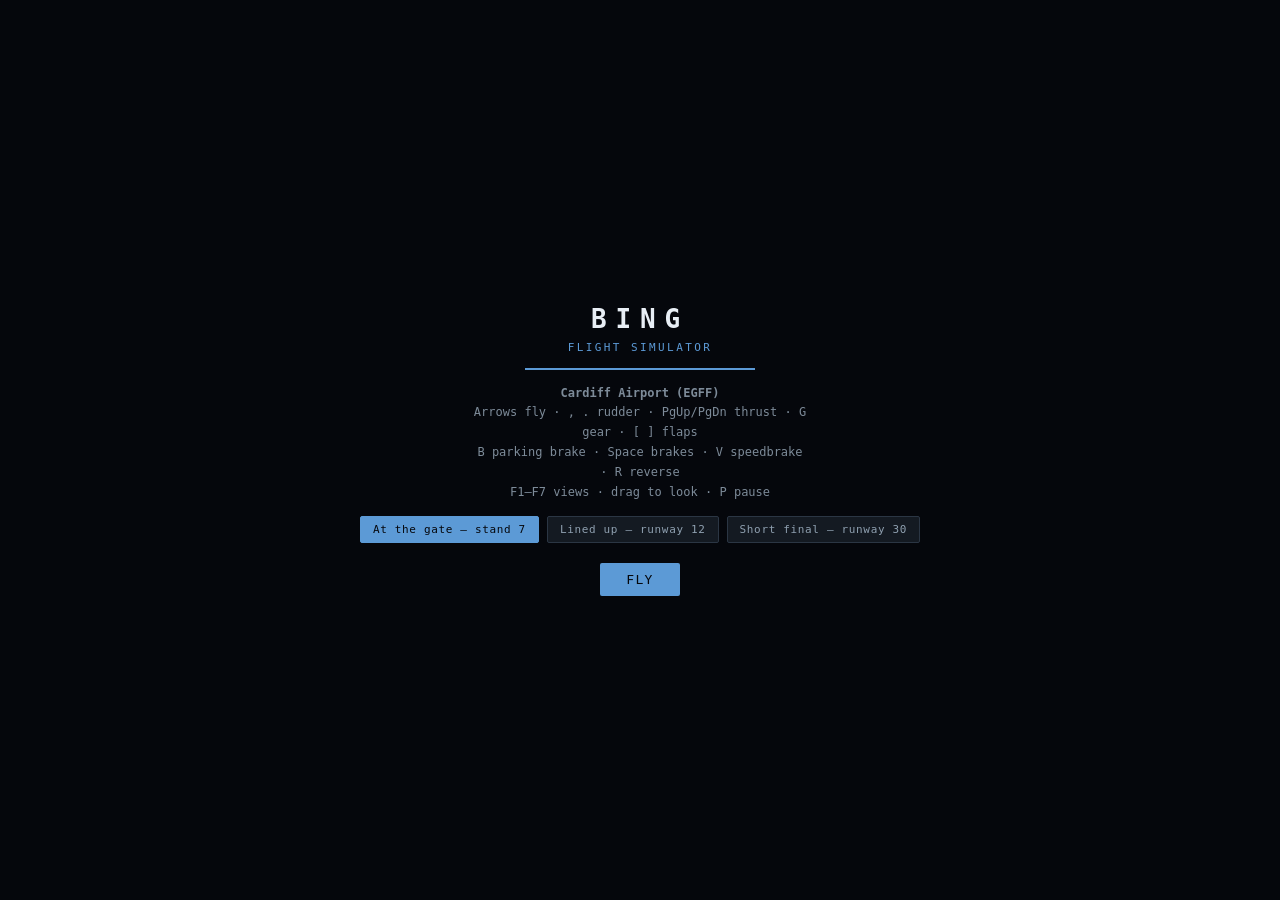
<file: flightsim/BingFlightSimulator.debug.html>
<!doctype html>
<html lang="en">
<meta charset="utf-8">
<meta name="viewport" content="width=device-width,initial-scale=1">
<title>Bing Flight Simulator</title>
<style>
  html,body{margin:0;padding:0;height:100%;overflow:hidden;background:#05070c;
    font-family:Consolas,"DejaVu Sans Mono",monospace;color:#c8d2dd;
    -webkit-user-select:none;user-select:none;touch-action:none}
  #stage{position:absolute;inset:0}
  #gl{display:block;width:100%;height:100%;background:#05070c}
  #ovl{position:absolute;inset:0;display:flex;align-items:center;justify-content:center;
    flex-direction:column;gap:14px;background:#05070c;text-align:center;padding:24px;
    box-sizing:border-box;z-index:10}
  #ovl.gone{display:none}
  .bfs-logo{font-size:26px;letter-spacing:.34em;color:#e8eef5;font-weight:700}
  .bfs-logo small{display:block;font-size:11px;letter-spacing:.22em;color:#5c9ad6;
    margin-top:7px;font-weight:400}
  #msg{font-size:12px;color:#7d8b99;max-width:46ch;line-height:1.65}
  #err{font-size:12px;color:#e0574a;max-width:60ch;line-height:1.6;white-space:pre-wrap;
    text-align:left;display:none}
  #go{margin-top:6px;padding:9px 26px;font:inherit;font-size:13px;letter-spacing:.1em;
    color:#05070c;background:#5c9ad6;border:0;border-radius:2px;cursor:pointer}
  #go:hover{background:#7ab0e4}
  #go[disabled]{background:#2b3644;color:#66727f;cursor:default}
  #bar{width:230px;height:2px;background:#1a2029;overflow:hidden}
  #bar i{display:block;height:100%;width:0;background:#5c9ad6;transition:width .18s}
  .pill{position:absolute;left:8px;bottom:8px;font-size:10px;color:#6c7a88;
    background:rgba(6,10,16,.72);padding:3px 8px;border-radius:2px;z-index:5;display:none}
</style>
<body>
<div id="stage">
  <canvas id="gl"></canvas>
  <div class="pill" id="pill"></div>
  <div id="ovl">
    <div class="bfs-logo">BING<small>FLIGHT SIMULATOR</small></div>
    <div id="bar"><i></i></div>
    <div id="msg">Loading…</div>
    <div id="err"></div>
    <button id="go" disabled>CLICK TO START</button>
  </div>
</div>
<script>
/*! Bing Flight Simulator — © 2026. Runs inside WinClone. Built 2026-08-07. */
(function(){"use strict";
var BFS=(window.BFS=window.BFS||{});
/*core/util.js*/
BFS.Util = (function () {
"use strict";
var TAU = Math.PI * 2, DEG = Math.PI / 180, RAD = 180 / Math.PI;
function clamp(v, lo, hi) { return v < lo ? lo : v > hi ? hi : v; }
function lerp(a, b, t) { return a + (b - a) * t; }
function invLerp(a, b, v) { return b === a ? 0 : (v - a) / (b - a); }
function smoothstep(e0, e1, x) { var t = clamp(invLerp(e0, e1, x), 0, 1); return t * t * (3 - 2 * t); }
function sign(v) { return v < 0 ? -1 : v > 0 ? 1 : 0; }
function wrapPi(a) { a = (a + Math.PI) % TAU; if (a < 0) a += TAU; return a - Math.PI; }
function wrap2Pi(a) { a %= TAU; return a < 0 ? a + TAU : a; }
function wrap360(d) { d %= 360; return d < 0 ? d + 360 : d; }
function rateLimit(cur, target, rate, dt) {
var d = target - cur, m = rate * dt;
return d > m ? cur + m : d < -m ? cur - m : target;
}
function lag(cur, target, tau, dt) {
if (tau <= 0) return target;
return target + (cur - target) * Math.exp(-dt / tau);
}
function lut(table, x) {
var n = table.length;
if (x <= table[0][0]) return table[0][1];
if (x >= table[n - 1][0]) return table[n - 1][1];
var lo = 0, hi = n - 1;
while (hi - lo > 1) { var mid = (lo + hi) >> 1; if (table[mid][0] > x) hi = mid; else lo = mid; }
var a = table[lo], b = table[hi];
return a[1] + (b[1] - a[1]) * (x - a[0]) / (b[0] - a[0]);
}
function rng(seed) {
var a = seed >>> 0;
return function () {
a = (a + 0x6D2B79F5) >>> 0;
var t = Math.imul(a ^ (a >>> 15), 1 | a);
t = (t + Math.imul(t ^ (t >>> 7), 61 | t)) ^ t;
return ((t ^ (t >>> 14)) >>> 0) / 4294967296;
};
}
function Ring(n) {
this.buf = new Float64Array(n); this.n = n; this.i = 0; this.count = 0;
}
Ring.prototype.push = function (v) {
this.buf[this.i] = v; this.i = (this.i + 1) % this.n;
if (this.count < this.n) this.count++;
};
Ring.prototype.mean = function () {
if (!this.count) return 0;
var s = 0; for (var i = 0; i < this.count; i++) s += this.buf[i];
return s / this.count;
};
Ring.prototype.max = function () {
var m = -Infinity; for (var i = 0; i < this.count; i++) if (this.buf[i] > m) m = this.buf[i];
return this.count ? m : 0;
};
var safeStorage = (function () {
var backing = null, kind = "memory", mem = new Map();
try {
var probe = window.localStorage;
probe.setItem("__bfs_probe__", "1");
probe.removeItem("__bfs_probe__");
backing = probe; kind = "localStorage";
} catch (e) { backing = null; kind = "memory"; }
return {
kind: kind,
persistent: kind === "localStorage",
get: function (k, dflt) {
try {
var v = backing ? backing.getItem(k) : (mem.has(k) ? mem.get(k) : null);
return v == null ? (dflt === undefined ? null : dflt) : v;
} catch (e) { return dflt === undefined ? null : dflt; }
},
set: function (k, v) {
try { if (backing) backing.setItem(k, String(v)); else mem.set(k, String(v)); return true; }
catch (e) { mem.set(k, String(v)); return false; }
},
getJSON: function (k, dflt) {
var raw = this.get(k, null);
if (raw == null) return dflt;
try { return JSON.parse(raw); } catch (e) { return dflt; }
},
setJSON: function (k, v) { return this.set(k, JSON.stringify(v)); }
};
})();
function fmtBytes(n) {
if (n < 1024) return n + " B";
if (n < 1048576) return (n / 1024).toFixed(1) + " KB";
return (n / 1048576).toFixed(1) + " MB";
}
return {
TAU: TAU, DEG: DEG, RAD: RAD,
clamp: clamp, lerp: lerp, invLerp: invLerp, smoothstep: smoothstep, sign: sign,
wrapPi: wrapPi, wrap2Pi: wrap2Pi, wrap360: wrap360,
rateLimit: rateLimit, lag: lag, lut: lut,
rng: rng, Ring: Ring,
safeStorage: safeStorage, fmtBytes: fmtBytes
};
})();
/*core/vecmat.js*/
BFS.V = (function () {
"use strict";
function v3(x, y, z) { var a = new Float64Array(3); a[0] = x || 0; a[1] = y || 0; a[2] = z || 0; return a; }
function set3(o, x, y, z) { o[0] = x; o[1] = y; o[2] = z; return o; }
function copy3(o, a) { o[0] = a[0]; o[1] = a[1]; o[2] = a[2]; return o; }
function add3(o, a, b) { o[0] = a[0] + b[0]; o[1] = a[1] + b[1]; o[2] = a[2] + b[2]; return o; }
function sub3(o, a, b) { o[0] = a[0] - b[0]; o[1] = a[1] - b[1]; o[2] = a[2] - b[2]; return o; }
function scale3(o, a, s) { o[0] = a[0] * s; o[1] = a[1] * s; o[2] = a[2] * s; return o; }
function addScaled3(o, a, b, s) { o[0] = a[0] + b[0] * s; o[1] = a[1] + b[1] * s; o[2] = a[2] + b[2] * s; return o; }
function dot3(a, b) { return a[0] * b[0] + a[1] * b[1] + a[2] * b[2]; }
function len3(a) { return Math.sqrt(a[0] * a[0] + a[1] * a[1] + a[2] * a[2]); }
function len3sq(a) { return a[0] * a[0] + a[1] * a[1] + a[2] * a[2]; }
function cross3(o, a, b) {
var x = a[1] * b[2] - a[2] * b[1],
y = a[2] * b[0] - a[0] * b[2],
z = a[0] * b[1] - a[1] * b[0];
o[0] = x; o[1] = y; o[2] = z; return o;
}
function norm3(o, a) {
var l = len3(a);
if (l < 1e-12) { o[0] = 0; o[1] = 0; o[2] = 0; return o; }
var s = 1 / l; o[0] = a[0] * s; o[1] = a[1] * s; o[2] = a[2] * s; return o;
}
function lerp3(o, a, b, t) {
o[0] = a[0] + (b[0] - a[0]) * t;
o[1] = a[1] + (b[1] - a[1]) * t;
o[2] = a[2] + (b[2] - a[2]) * t;
return o;
}
function quat() { var q = new Float64Array(4); q[0] = 1; return q; }
function qset(o, w, x, y, z) { o[0] = w; o[1] = x; o[2] = y; o[3] = z; return o; }
function qcopy(o, q) { o[0] = q[0]; o[1] = q[1]; o[2] = q[2]; o[3] = q[3]; return o; }
function qmul(o, a, b) {
var aw = a[0], ax = a[1], ay = a[2], az = a[3],
bw = b[0], bx = b[1], by = b[2], bz = b[3];
o[0] = aw * bw - ax * bx - ay * by - az * bz;
o[1] = aw * bx + ax * bw + ay * bz - az * by;
o[2] = aw * by - ax * bz + ay * bw + az * bx;
o[3] = aw * bz + ax * by - ay * bx + az * bw;
return o;
}
function qnorm(o, q) {
var l = Math.sqrt(q[0] * q[0] + q[1] * q[1] + q[2] * q[2] + q[3] * q[3]);
if (l < 1e-12) return qset(o, 1, 0, 0, 0);
var s = 1 / l; o[0] = q[0] * s; o[1] = q[1] * s; o[2] = q[2] * s; o[3] = q[3] * s; return o;
}
function qconj(o, q) { o[0] = q[0]; o[1] = -q[1]; o[2] = -q[2]; o[3] = -q[3]; return o; }
function qrot(o, q, v) {
var w = q[0], x = q[1], y = q[2], z = q[3],
vx = v[0], vy = v[1], vz = v[2];
var tx = 2 * (y * vz - z * vy),
ty = 2 * (z * vx - x * vz),
tz = 2 * (x * vy - y * vx);
o[0] = vx + w * tx + (y * tz - z * ty);
o[1] = vy + w * ty + (z * tx - x * tz);
o[2] = vz + w * tz + (x * ty - y * tx);
return o;
}
function qrotInv(o, q, v) {
var w = -q[0], x = q[1], y = q[2], z = q[3],
vx = v[0], vy = v[1], vz = v[2];
var tx = 2 * (y * vz - z * vy),
ty = 2 * (z * vx - x * vz),
tz = 2 * (x * vy - y * vx);
o[0] = vx + w * tx + (y * tz - z * ty);
o[1] = vy + w * ty + (z * tx - x * tz);
o[2] = vz + w * tz + (x * ty - y * tx);
return o;
}
function qIntegrate(o, q, omega, dt) {
var hx = omega[0] * dt * 0.5, hy = omega[1] * dt * 0.5, hz = omega[2] * dt * 0.5;
var w = q[0], x = q[1], y = q[2], z = q[3];
o[0] = w + (-x * hx - y * hy - z * hz);
o[1] = x + (w * hx + y * hz - z * hy);
o[2] = y + (w * hy - x * hz + z * hx);
o[3] = z + (w * hz + x * hy - y * hx);
return qnorm(o, o);
}
function qSlerp(o, a, b, t) {
var d = a[0] * b[0] + a[1] * b[1] + a[2] * b[2] + a[3] * b[3], s = 1;
if (d < 0) { d = -d; s = -1; }
if (d > 0.9995) {
for (var i = 0; i < 4; i++) o[i] = a[i] + (b[i] * s - a[i]) * t;
return qnorm(o, o);
}
var th = Math.acos(d), st = Math.sin(th),
wa = Math.sin((1 - t) * th) / st, wb = Math.sin(t * th) / st * s;
for (var j = 0; j < 4; j++) o[j] = a[j] * wa + b[j] * wb;
return o;
}
function qFromEuler(o, roll, pitch, yaw) {
var cr = Math.cos(roll * 0.5), sr = Math.sin(roll * 0.5),
cp = Math.cos(pitch * 0.5), sp = Math.sin(pitch * 0.5),
cy = Math.cos(yaw * 0.5), sy = Math.sin(yaw * 0.5);
o[0] = cr * cp * cy + sr * sp * sy;
o[1] = sr * cp * cy - cr * sp * sy;
o[2] = cr * sp * cy + sr * cp * sy;
o[3] = cr * cp * sy - sr * sp * cy;
return o;
}
function qToEuler(o, q) {
var w = q[0], x = q[1], y = q[2], z = q[3];
o[0] = Math.atan2(2 * (w * x + y * z), 1 - 2 * (x * x + y * y));
var s = 2 * (w * y - z * x);
o[1] = Math.asin(s < -1 ? -1 : s > 1 ? 1 : s);
o[2] = Math.atan2(2 * (w * z + x * y), 1 - 2 * (y * y + z * z));
return o;
}
function mat4() {
var m = new Float64Array(16);
m[0] = m[5] = m[10] = m[15] = 1;
return m;
}
function mIdent(o) {
o.fill(0); o[0] = o[5] = o[10] = o[15] = 1; return o;
}
function mMul(o, a, b) {
for (var c = 0; c < 4; c++) {
var b0 = b[c * 4], b1 = b[c * 4 + 1], b2 = b[c * 4 + 2], b3 = b[c * 4 + 3];
o[c * 4]     = a[0] * b0 + a[4] * b1 + a[8]  * b2 + a[12] * b3;
o[c * 4 + 1] = a[1] * b0 + a[5] * b1 + a[9]  * b2 + a[13] * b3;
o[c * 4 + 2] = a[2] * b0 + a[6] * b1 + a[10] * b2 + a[14] * b3;
o[c * 4 + 3] = a[3] * b0 + a[7] * b1 + a[11] * b2 + a[15] * b3;
}
return o;
}
function mTranslate(o, x, y, z) { mIdent(o); o[12] = x; o[13] = y; o[14] = z; return o; }
function mScale(o, x, y, z) { mIdent(o); o[0] = x; o[5] = y; o[10] = z; return o; }
function mFromQuat(o, q, tx, ty, tz) {
var w = q[0], x = q[1], y = q[2], z = q[3];
var x2 = x + x, y2 = y + y, z2 = z + z;
var xx = x * x2, xy = x * y2, xz = x * z2,
yy = y * y2, yz = y * z2, zz = z * z2,
wx = w * x2, wy = w * y2, wz = w * z2;
o[0] = 1 - (yy + zz); o[1] = xy + wz;       o[2] = xz - wy;       o[3] = 0;
o[4] = xy - wz;       o[5] = 1 - (xx + zz); o[6] = yz + wx;       o[7] = 0;
o[8] = xz + wy;       o[9] = yz - wx;       o[10] = 1 - (xx + yy); o[11] = 0;
o[12] = tx || 0;      o[13] = ty || 0;      o[14] = tz || 0;       o[15] = 1;
return o;
}
function mPerspective(o, fovY, aspect, near, far) {
var f = 1 / Math.tan(fovY * 0.5);
o.fill(0);
o[0] = f / aspect; o[5] = f; o[11] = -1;
o[10] = (far + near) / (near - far);
o[14] = (2 * far * near) / (near - far);
return o;
}
function mLookAt(o, eye, target, up) {
var fx = target[0] - eye[0], fy = target[1] - eye[1], fz = target[2] - eye[2];
var rl = 1 / Math.hypot(fx, fy, fz); fx *= rl; fy *= rl; fz *= rl;
var sx = fy * up[2] - fz * up[1],
sy = fz * up[0] - fx * up[2],
sz = fx * up[1] - fy * up[0];
var sl = Math.hypot(sx, sy, sz); if (sl < 1e-9) sl = 1;
sx /= sl; sy /= sl; sz /= sl;
var ux = sy * fz - sz * fy, uy = sz * fx - sx * fz, uz = sx * fy - sy * fx;
o[0] = sx; o[4] = sy; o[8] = sz;  o[12] = -(sx * eye[0] + sy * eye[1] + sz * eye[2]);
o[1] = ux; o[5] = uy; o[9] = uz;  o[13] = -(ux * eye[0] + uy * eye[1] + uz * eye[2]);
o[2] = -fx; o[6] = -fy; o[10] = -fz; o[14] = (fx * eye[0] + fy * eye[1] + fz * eye[2]);
o[3] = 0; o[7] = 0; o[11] = 0; o[15] = 1;
return o;
}
function nedToEnu(o, v) { var n = v[0], e = v[1], d = v[2]; o[0] = e; o[1] = n; o[2] = -d; return o; }
function enuToNed(o, v) { var e = v[0], n = v[1], u = v[2]; o[0] = n; o[1] = e; o[2] = -u; return o; }
function toF32(out32, m) { for (var i = 0; i < m.length; i++) out32[i] = m[i]; return out32; }
return {
v3: v3, set3: set3, copy3: copy3, add3: add3, sub3: sub3, scale3: scale3,
addScaled3: addScaled3, dot3: dot3, cross3: cross3, norm3: norm3, lerp3: lerp3,
len3: len3, len3sq: len3sq,
quat: quat, qset: qset, qcopy: qcopy, qmul: qmul, qnorm: qnorm, qconj: qconj,
qrot: qrot, qrotInv: qrotInv, qIntegrate: qIntegrate, qSlerp: qSlerp,
qFromEuler: qFromEuler, qToEuler: qToEuler,
mat4: mat4, mIdent: mIdent, mMul: mMul, mTranslate: mTranslate, mScale: mScale,
mFromQuat: mFromQuat, mPerspective: mPerspective, mLookAt: mLookAt, toF32: toF32,
nedToEnu: nedToEnu, enuToNed: enuToNed
};
})();
/*core/geo.js*/
BFS.Geo = (function () {
"use strict";
var U = BFS.Util, V = BFS.V;
var A = 6378137.0;
var F = 1 / 298.257223563;
var E2 = F * (2 - F);
var B = A * (1 - F);
var REBASE_M = 5000;
function geodeticToEcef(out, latDeg, lonDeg, h) {
var lat = latDeg * U.DEG, lon = lonDeg * U.DEG;
var sLat = Math.sin(lat), cLat = Math.cos(lat);
var N = A / Math.sqrt(1 - E2 * sLat * sLat);
out[0] = (N + h) * cLat * Math.cos(lon);
out[1] = (N + h) * cLat * Math.sin(lon);
out[2] = (N * (1 - E2) + h) * sLat;
return out;
}
function ecefToGeodetic(out, x, y, z) {
var p = Math.hypot(x, y);
var th = Math.atan2(z * A, p * B);
var st = Math.sin(th), ct = Math.cos(th);
var ep2 = (A * A - B * B) / (B * B);
var lat = Math.atan2(z + ep2 * B * st * st * st, p - E2 * A * ct * ct * ct);
var lon = Math.atan2(y, x);
var sLat = Math.sin(lat);
var N = A / Math.sqrt(1 - E2 * sLat * sLat);
out[0] = lat * U.RAD;
out[1] = lon * U.RAD;
out[2] = p / Math.cos(lat) - N;
return out;
}
function Frame(latDeg, lonDeg, h) {
this.ecef = new Float64Array(3);
this.lat = 0; this.lon = 0; this.h = 0;
this._m = new Float64Array(9);
this.setOrigin(latDeg || 0, lonDeg || 0, h || 0);
}
Frame.prototype.setOrigin = function (latDeg, lonDeg, h) {
this.lat = latDeg; this.lon = lonDeg; this.h = h;
geodeticToEcef(this.ecef, latDeg, lonDeg, h);
var lat = latDeg * U.DEG, lon = lonDeg * U.DEG;
var sLat = Math.sin(lat), cLat = Math.cos(lat),
sLon = Math.sin(lon), cLon = Math.cos(lon);
var m = this._m;
m[0] = -sLon;         m[1] = cLon;          m[2] = 0;
m[3] = -sLat * cLon;  m[4] = -sLat * sLon;  m[5] = cLat;
m[6] = cLat * cLon;   m[7] = cLat * sLon;   m[8] = sLat;
return this;
};
Frame.prototype.geodeticToEnu = function (out, latDeg, lonDeg, h) {
var e = _tmpEcef;
geodeticToEcef(e, latDeg, lonDeg, h);
var dx = e[0] - this.ecef[0], dy = e[1] - this.ecef[1], dz = e[2] - this.ecef[2];
var m = this._m;
out[0] = m[0] * dx + m[1] * dy + m[2] * dz;
out[1] = m[3] * dx + m[4] * dy + m[5] * dz;
out[2] = m[6] * dx + m[7] * dy + m[8] * dz;
return out;
};
Frame.prototype.enuToGeodetic = function (out, e, n, u) {
var m = this._m;
var x = this.ecef[0] + m[0] * e + m[3] * n + m[6] * u;
var y = this.ecef[1] + m[1] * e + m[4] * n + m[7] * u;
var z = this.ecef[2] + m[2] * e + m[5] * n + m[8] * u;
return ecefToGeodetic(out, x, y, z);
};
Frame.prototype.offsetOf = function (out, other) {
var dx = other.ecef[0] - this.ecef[0],
dy = other.ecef[1] - this.ecef[1],
dz = other.ecef[2] - this.ecef[2];
var m = this._m;
out[0] = m[0] * dx + m[1] * dy + m[2] * dz;
out[1] = m[3] * dx + m[4] * dy + m[5] * dz;
out[2] = m[6] * dx + m[7] * dy + m[8] * dz;
return out;
};
var _tmpEcef = new Float64Array(3);
function distance(lat1, lon1, lat2, lon2) {
var R = 6371008.8;
var p1 = lat1 * U.DEG, p2 = lat2 * U.DEG;
var dp = (lat2 - lat1) * U.DEG, dl = (lon2 - lon1) * U.DEG;
var a = Math.sin(dp / 2) * Math.sin(dp / 2) +
Math.cos(p1) * Math.cos(p2) * Math.sin(dl / 2) * Math.sin(dl / 2);
return 2 * R * Math.asin(Math.min(1, Math.sqrt(a)));
}
function bearing(lat1, lon1, lat2, lon2) {
var p1 = lat1 * U.DEG, p2 = lat2 * U.DEG, dl = (lon2 - lon1) * U.DEG;
var y = Math.sin(dl) * Math.cos(p2);
var x = Math.cos(p1) * Math.sin(p2) - Math.sin(p1) * Math.cos(p2) * Math.cos(dl);
return U.wrap360(Math.atan2(y, x) * U.RAD);
}
function destination(out, lat, lon, bearingDeg, distM) {
var R = 6371008.8, d = distM / R;
var p1 = lat * U.DEG, l1 = lon * U.DEG, b = bearingDeg * U.DEG;
var sp = Math.sin(p1) * Math.cos(d) + Math.cos(p1) * Math.sin(d) * Math.cos(b);
var p2 = Math.asin(Math.min(1, Math.max(-1, sp)));
var l2 = l1 + Math.atan2(Math.sin(b) * Math.sin(d) * Math.cos(p1),
Math.cos(d) - Math.sin(p1) * sp);
out[0] = p2 * U.RAD;
out[1] = ((l2 * U.RAD + 540) % 360) - 180;
return out;
}
function lonToTileX(lon, z) { return (lon + 180) / 360 * Math.pow(2, z); }
function latToTileY(lat, z) {
var r = lat * U.DEG;
return (1 - Math.log(Math.tan(r) + 1 / Math.cos(r)) / Math.PI) / 2 * Math.pow(2, z);
}
function tileXToLon(x, z) { return x / Math.pow(2, z) * 360 - 180; }
function tileYToLat(y, z) {
var n = Math.PI - 2 * Math.PI * y / Math.pow(2, z);
return U.RAD * Math.atan(0.5 * (Math.exp(n) - Math.exp(-n)));
}
function metresPerPixel(lat, z, tileSize) {
return Math.cos(lat * U.DEG) * 2 * Math.PI * A / ((tileSize || 256) * Math.pow(2, z));
}
function decodeTerrarium(r, g, b) { return (r * 256 + g + b / 256) - 32768; }
function magVarUK(lat, lon) {
return -0.30 + 0.145 * (lat - 51.4) - 0.62 * (lon + 3.34);
}
return {
A: A, F: F, E2: E2, REBASE_M: REBASE_M,
geodeticToEcef: geodeticToEcef, ecefToGeodetic: ecefToGeodetic,
Frame: Frame,
distance: distance, bearing: bearing, destination: destination,
lonToTileX: lonToTileX, latToTileY: latToTileY,
tileXToLon: tileXToLon, tileYToLat: tileYToLat,
metresPerPixel: metresPerPixel,
decodeTerrarium: decodeTerrarium, magVarUK: magVarUK
};
})();
/*core/clock.js*/
BFS.Clock = (function () {
"use strict";
var U = BFS.Util;
var SIM_HZ = 120;
var STEP = 1 / SIM_HZ;
var MAX_SUBSTEPS = 8;
var DT_CLAMP = 0.1;
function Clock() {
this.step = STEP;
this.simHz = SIM_HZ;
this.t = 0;
this.frame = 0;
this.tick = 0;
this.accum = 0;
this.alpha = 0;
this.paused = false;
this.pauseReason = "";
this.rate = 1;
this.dropped = 0;
this.lastWall = 0;
this.frameMs = new U.Ring(90);
this.stepMs = new U.Ring(90);
this.fps = 0;
this.load = 0;
this._fpsAccum = 0;
this._fpsFrames = 0;
this._bound = false;
}
Clock.prototype.bindVisibility = function (onChange) {
if (this._bound) return;
this._bound = true;
var self = this;
document.addEventListener("visibilitychange", function () {
if (document.hidden) self.pause("hidden");
else if (self.pauseReason === "hidden") self.resume();
if (onChange) onChange(self);
});
window.addEventListener("blur", function () {
if (!self.paused) { self.pause("blur"); if (onChange) onChange(self); }
});
window.addEventListener("focus", function () {
if (self.pauseReason === "blur") { self.resume(); if (onChange) onChange(self); }
});
};
Clock.prototype.pause = function (reason) {
this.paused = true;
this.pauseReason = reason || "user";
this.accum = 0;
};
Clock.prototype.resume = function () {
this.paused = false;
this.pauseReason = "";
this.lastWall = 0;
this.accum = 0;
};
Clock.prototype.togglePause = function () {
if (this.paused) this.resume(); else this.pause("user");
return this.paused;
};
Clock.prototype.beginFrame = function (wallMs) {
this.frame++;
if (!this.lastWall) { this.lastWall = wallMs; return 0; }
var dt = (wallMs - this.lastWall) / 1000;
this.lastWall = wallMs;
this.frameMs.push(dt * 1000);
this._fpsAccum += dt; this._fpsFrames++;
if (this._fpsAccum >= 0.5) {
this.fps = this._fpsFrames / this._fpsAccum;
this._fpsAccum = 0; this._fpsFrames = 0;
}
this.load = this.frameMs.mean() / 16.67;
if (dt < 0) dt = 0;
if (dt > DT_CLAMP) dt = DT_CLAMP;
if (this.paused) { this.alpha = 0; return 0; }
this.accum += dt * this.rate;
var steps = Math.floor(this.accum / this.step);
if (steps > MAX_SUBSTEPS) {
this.dropped += (steps - MAX_SUBSTEPS) * this.step;
this.accum = MAX_SUBSTEPS * this.step;
steps = MAX_SUBSTEPS;
}
this.accum -= steps * this.step;
this.alpha = this.accum / this.step;
return steps;
};
Clock.prototype.advance = function () {
this.t += this.step;
this.tick++;
};
Clock.prototype.every = function (n, offset) { return (this.tick % n) === (offset || 0); };
Clock.prototype.is30Hz = function () { return (this.tick & 3) === 0; };
Clock.prototype.is10Hz = function () { return (this.tick % 12) === 6; };
return { Clock: Clock, SIM_HZ: SIM_HZ, STEP: STEP, MAX_SUBSTEPS: MAX_SUBSTEPS, DT_CLAMP: DT_CLAMP };
})();
/*core/state.js*/
BFS.State = (function () {
"use strict";
var V = BFS.V;
var PHASE = {
ELEC_PWR: 1, FIRST_ENG_START: 2, FIRST_ENG_TO_PWR: 3, ABOVE_80KT: 4,
LIFTOFF: 5, CLIMB: 6, CRUISE: 7, DESCENT: 8, APPROACH: 9, TOUCHDOWN: 10
};
function create() {
var s = {
t: 0,
phase: PHASE.ELEC_PWR,
preset: "cold",
ctl: {
stick: [0, 0],
pedals: 0,
tiller: 0,
brakeL: 0, brakeR: 0,
parkBrake: true,
thrust: [0, 0],
flapLever: 0,
speedbrake: 0,
gearLever: 1,
sw: {}
},
truth: {
geo: new Float64Array(3),
enu: new Float64Array(3),
vBody: new Float64Array(3),
vEnu: new Float64Array(3),
quat: V.quat(),
omega: new Float64Array(3),
accel: new Float64Array(3),
agl: 0,
onGround: true,
crashed: false
},
env: {
rho: 1.225, T: 288.15, p: 101325, a: 340.29,
qnh: 1013.25, oat: 15,
wind: new Float64Array(3),
turb: new Float64Array(3),
sunDir: new Float64Array(3)
},
mass: {
m: 60000, zfw: 55000, gw: 60000,
cg: new Float64Array(3),
cgPctMac: 27,
I: new Float64Array(9),
fuel: { left: 0, right: 0, centre: 0, total: 0 }
},
sys: {
elec: null, hyd: null, fuel: null, pneu: null, apu: null,
eng: [engineState(), engineState()],
gear: {
lever: 1, pos: [1, 1, 1],
stroke: [0, 0, 0],
wow: [true, true, true],
brakeTemp: [40, 40, 40, 40],
autobrake: 0
}
},
adr: {
ias: 0, tas: 0, gs: 0, mach: 0,
altBaro: 0, altStd: 0, ralt: 0,
pitch: 0, roll: 0, hdgTrue: 0, hdgMag: 0, trk: 0, trkMag: 0,
vs: 0, fpa: 0, aoa: 0, slip: 0, load: 1, onGround: true,
valid: { adr1: false, adr2: false, ir1: false, ir2: false }
},
cmd: {
law: "direct",
surfaces: { elev: 0, ail: 0, rud: 0, ths: 0 },
thrust: [0, 0],
prot: {}
},
surf: {
elev: 0, ailL: 0, ailR: 0, rud: 0, ths: 0,
spoiler: [0, 0, 0, 0, 0, 0, 0, 0, 0, 0],
flap: 0, slat: 0,
flapTarget: 0, slatTarget: 0
},
aero: {
F: new Float64Array(3), M: new Float64Array(3),
alpha: 0, beta: 0, q: 0, load: 1,
strips: null
},
fcu: { spd: 250, hdg: 0, alt: 5000, vs: 0, spdMode: "sel", hdgMode: "sel", altMode: "sel" },
fma: { thr: "", vert: "", lat: "", appr: "", ap: 0, fd: false, athr: false },
ecam: { alerts: [], sdPage: "DOOR", masterCaution: false, masterWarning: false },
nd: { mode: "ARC", range: 40 },
fms: { plan: [], active: 0 },
ui: { paused: false, view: "forward", pill: "", notices: [] }
};
V.qset(s.truth.quat, 1, 0, 0, 0);
return s;
}
function engineState() {
return {
n1: 0, n2: 0, egt: 15, ff: 0, thrust: 0,
master: false, running: false, starter: false, ignition: false,
revDeploy: 0, oilPsi: 0, oilTemp: 15,
n1Cmd: 0, mode: "off"
};
}
function placeAt(s, latDeg, lonDeg, altM, hdgTrueDeg) {
s.truth.geo[0] = latDeg;
s.truth.geo[1] = lonDeg;
s.truth.geo[2] = altM;
V.set3(s.truth.vBody, 0, 0, 0);
V.set3(s.truth.vEnu, 0, 0, 0);
V.set3(s.truth.omega, 0, 0, 0);
V.qFromEuler(s.truth.quat, 0, 0, hdgTrueDeg * BFS.Util.DEG);
s.truth.onGround = true;
s.truth.crashed = false;
return s;
}
return { create: create, placeAt: placeAt, PHASE: PHASE };
})();
/*data/dem_egff.js*/
BFS.DemEGFF = {
regional: {n:256,lat0:51.2844131,lat1:51.5089909,lon0:-3.5233019,lon1:-3.1633581,b64:"H4sIAAAAAAACA+292XIkSbIlpmbuHgEgl6rq7ju8s/CJTyP8/3d+AYXzQCFfSMpcdt/u6tqyMpFAhC+mI667eeyBQFb2kiW1ZQKBCFczXY4ePfrvCF/Fr3TyT9KBr017fjcdefV09Ceni95rOvIeDr8eHnzmh/8k7fy5/vfy33Dx5/m67a9/lk7YMx15reM2vv4EnP7Zl9l//5+lvV/xj2b/Ux7gfPtf5h/O8QDpgtOERz3u8k+PnZ9zTsDfp/33/fet7P9SD3Dq1S6xfzrxVfxv/57d1/57sP++W3bsDqaTr58uPB+X5ADHTwOeyLfin6eTX7d78887P/F10t+8B3ip/RNcc2vSmf912S+3374zuZv/LT3AsVc49Uku/84vdQ7SGZnfLe1/3ntLZ8aDWz+Tfd4f8Uvexy99BtIZnvf6+J+ufmfXnoBj1rqkhpz/+fdo/2MWO+T3v4z9LzkB8b/Ot8+5ucjS9v94HiBdhf+81P7nnM10s0+ezsgAjyMA/7T/re3/uifgfCzitT3A15UFphva/0ucgGuf3+nPsZv/Xe8BjtV/f8/2P/cE6BNNV52Al9n88Dtc3vpjCNDtI8/fh/0vx+kuQQ2uzynS2SjSPt//T/tfkkPf6qa+DEk6nUMcOpu79d/LcoD01dr/tvnfrbL/dPYrvqSnkI7k/q/nAf5R7P8aJ+CS1z3FJjjcQfyn/eGqDtwt7f/yVz/1yf5p/9e2/+t5gEv9zzn23831D3WD/57yv6/L/tfclHTBCTjH/ofOwa3s//eD/72G/Y+fgMOowan3GP+dDlb+t7d/utFT+cex/6Gfcj4DI13hAfZF+ZfY//L89VJG29+v/S9nWFyb+6Ujt/92/v/6iPD6vcev0/4v4Q5cm/3vPu8vZf9rGQ1/z/Z/GXvgOvvvt/7t7X/ZU7ztCfjbsf+XPgHL5/xl7H/OZ/xSkeeU/S9F4dON3+v1n+30yT50929v/2uwoNfyPa9r/6//BOyyf09lAa/p+dNZ3ui17X/+DNbr2/80T+vcZ3o+i/TQk3+5BS6blTjuk25v/9NPKl1s43TWE770FB37/sNnNJ31aU5lAdda5Dqm3OufgPPt/3XF+vNPwCXn+ZjXfZlHvnZO4tYn4Pr7/7XF+lucgEuyrpdY4lLP/3on4Lbx/7er9i55xtfZ/xJf8HrWf9lPfu38/2/rBKQrn/lveftv7QFuy/+7rQ1vXS1cwvx7Peu/fEbyS9n/dAR47TzwFp3Rcz1/uvp5v6wTeA0b5HYR4FQNl054gMv92/x+0xe0/3m4D1zYA7rm+V/Djn/d+3+uGtRl9n95x/7cWv9y1vep3O+UisS1zz5deVt+i9t/+xPwmnf7Ot9/3RTRa+AvL+v/vJ79z+HIvSyP/VK8p3RBNvPlrX+5B/iy9j//BHzJ2uCaz/kyD/Ba1v8t7X+5B7jlCfiSvMdTnyT9Ztb/bd9Juvje3O4EfFne6+mznL7QnXuZB3jtDsDpyHkN3/pLnoD9+lrnneX0G1j/ktzpdXgA6Sz7n9vxPf/TpJtY+aWV3ykew+v6/vNYy4d+6mtywS7RW7l0XvvSk56u/tTnqUgffs+XWP92MyG3vwcvi0SXsT7SjT/jrT7Tdd7/vGd9u3mwr9H+p/O63+oEnKPFe0nvL31h6/+t2P/yOP/6c46ndPyPeYFLT8BreP5bPJUvZ/+X2jx9Iduffi/n7ro4/6f9fdr/nGh/ieZbeiXbH1JUPsX+PG+a5fQT/u2s/9r2v0XGn17x857expGuPgGvb4P0KrfhdSvRa85AutC3XsrFvtSPpZuegHOef7qY5f6lT8B1/fjz2CxfMvO7Jgc8D9ncvzMCv5LNXr9VTf0y3Oi20R8unP441wf8Y9r4JZXCNWzhy61/yC7nvLdT6m///PWyaPAamzouwWLP5f+/Xoz6xz4Bt/cAl3bhXjL//c9fL40Et7X/bXiXf0sn4HQW8vUgR8dOwC3sf6t5i/Sq7/K1q/DX+XV7Fmu68f0/bv3zbkW64AS8hk3OrRd/m9N3W/zglvY/Ze3zMaCXnoDz7+xluyXhK/I8LzsT6dXtfw376bzptdfMANIX+p5b2/e6OHvL/O/l1v8aTkD66mx/7hO8ZrLxdva/3dTt8RzvazoBXz4G3I7XcApXSze8/S/zTfBFt8oeR8j5kxxjVN2a47nv9V7ObTq9VeO3tP8tdpu/5KmnV/IXr3XzL3/aX5P992Xgl0b/3yIb/y1+5uEnecms+zkT9ulF7+u4Gu8lJ/P8GnA/Bnc9g+FrrPMurbhPfdrLnme64IYf28nwkjPwOhjw9ZsezuWfvh5v+CVTRpd01i+bszm8kedydApeHQFOR+N/+pu7+ZdlgedE1ON+9Lb2v6Wy4eV3OH31tr9V1v0SjvXpDu/+TVwvPQGvkft9KR7crd7lJUjbeZj7Naphl0aAazuBt1C2u8z6fwv+/1J92+P9i+sqq8s8wEs7weliD3VN7P9byv5vhblfm12d6wGu3cFwStPmUi3edKEXvDUycLvJk0vu/vl40PEOa7oi1rxsC+tpTaPrkNh0otb4W0GEXhYBzn3O6QU556kcMJ2BBV6vA3OJ/a+ZgT40yfb1RIBzzkU6+7a9JP9c/vvSLts1M+DXVT5fgw7urSP/pbjrKY7NJafuNht4X9f+t7F++uru/7m14OXqga9f/51voes3Vd8KTfjSdcNlWrfHvvo8teVz38el8f9yS93W/vu9y2+rg/+yk3A4JzwHCTrnaZ8TW477/2N50yE+5m0x2tfoJ6UveDr223L/M76+63ZJLXt7BBjOtvjxLDW92P7H86Bb+v50lp3PjcWXRv9L86DTp/BWZ+BcvYL97+HyvSkv9ytfIj6cc+cun75LN/BEx/O/l+1gebn9r9svrr9/WsUE9mhIXLNF4/K78pLbdj4L5px7f/77OYTLXlrBH34nl+/Nuv7G/lY62vtif33jbpufnM9Gv2UWcJ6/OsW+Od/+t7T9l6oMLn/er6Wjc+yd3G4Xwi3sfx7r8NwM8xofcJ46xutFgEvr/X2vm87wRZfy2S+tBS6z/6150C/1AOfkDOki+9wqAziVV6aLvuOSd3V+Ln+e/c+5/ceyjHNv6rle4LBXvEzH+dDrvGzj3W4Gv2vXdIG3+BIbEc61/3msh9tWgens+/WSztRLZgXTSeufvgHXW/4WteF5W+bPY5S+zP9fv6/sZafgkuzsEvu79U/Pw59n+evPwflP4RzFk8s6wpdkmJfU+fv9/+Vn4Drc8LhHRTxs/Uuq0sM/+zCucMva6fTk68v8f3rV+/8aCrjHJvDqe89n4FI9gkvZCa+p4HgJm/hLWf66M/vyn3OuIn99+w+fgMvZR4djwWudgXPs/9J9GK9zDtLVu1BOVUjnVHKHrX9ex+F8xsL5ln85m+DUjbqdBziF66eDObTHv/NPwMtx3HSR9es/h4vO28sRgpeegtP3/7Lnes0JqvtP+2qtdPQEXMeP27XL4exvv+ePsWH55+kMr37K9q+5we18tDfd9P7vy7nSDvco5tunT8AtJ/jSCe9f/6nafvf9XhIDXqNLdH4f8Nz7f3kX7VRfOFo2BevOX1XCU99/Rs7hsZzD5D9Uz5727rj4BQc7uucw1a5jL7wcOTzHY1/K7Tj9mq4m5PZPdkbqZ3rqBKSjOGa6AHU45f3THu+PWHY8wPkzS4esf8kMy8sQw9vd//N3ai0jewonoL5X9Ts7bv/jGe719t+9//UpLTvv9nDOe8z6X9IDHLu3aeeOHs7mT2dcu/bajevH7M8/I4XTeYi3dGhz9uH64nTMrvO7ZXxQ25er7L//zt+CMXAul3LXeukmd/94tnHY/n6zSvCoaW8E2H/7zzkThzPv/djP0ra78b/s+Zp0pv33Wf+WmeB1KMvlZ+B8Pev92V/M/5Y5ddoTAfZZ+tDvpSP4AhzslsSTuHu7dyPAfjTpFNaza/frOaPX7YR9Sd/v/Owx7dQBCXZtW+f/df53zMr7bJ2O1JeH/j0iQAvNifie9viH0zXgqVu/D2l4OWf8OP50iz2opydIjjGM0968Y3n799v/2Bk4fGYOqzNMuEGAO+ggWr9UHj4dxAD2o0TpiNc/5AOuOwO36Ite5wnSBR7gOEqzeyMPefOCGfJBn7//BOyzf3wuj2TFh2D/Ev7al98tEaJjEeW4p99v/dtwQs4/S9d1AM63/3mz9cvKY9fGI2ayUN7zOvfwZE//3SK6pMWz+FjhEPPrJYo9/OsBCk7If89/LTsS+/36qbmQ2sbnWP8aXdvDMedQbbf0bq9l/7TnXiyjZ9qTkcbfG7ClPGK+lWnPrdPP8s1e5MC/+hN9/4gJMjTibzj/mK3+Ldmf/6o9QDr4SU53g/b1FI6ficv7KKcyjkPv7joGQLrI+rtY/y7el3Zurb/anKOptZD+e7begB6L+btj5X5XnfEEGssnTPRns50zgNz9+fUyFPyMdzDiHGnG4AGWmEU6Eg/Os/9hltk5+tHpqB1Oowvn9wePM3XSSRQoVWi/299zLP3qLH/ve6UJgayv1mqghRW0wK+xxR4dNZitmKCFTO+8oVPS0WvM9m6gg4Z+zkQ/fZI8L1MOOFcDn7CDEUeccKzsz+/N/1nXBEvEaNc77D8D12eA6YT9T58p/t18UTZxCmfdh9PWd6bOsfRW8v3L1UmJWXojd3gS+9/BG1jTVw74iJ+QP0fBFZ0LfiWt5vk1J2Q/0dopQ/L46gnW0NGZGfAJB3w2+7t30fe4+z4Pocb7+GTHLX9+BDjH/uecgUv8f+19js8TpMqv11hvzLD0djXhyfr732KCBlbQUAzg7wXo4AG+oe8A2JD9G7JeEivWqBK/lyIYg9b6IDEhSUxo5R1MuMUNbnDCQaz/EaGyfVOdALT3NZ+wxp7DSK/d7Fh+f/1wyFKnuN3pCg7Tvn7M+b3z4z3YBIeR/mj/OsNi3w+wDneT/97g/LTfwx18wgH1xq7gLXxH9ptv6hMirqAzC+7idY4yg52OOkvJ5tnnUzJij5/wI73HBB9Rb39Df++e1PnXBlvxU/y02LO0O/Gh7GEXX4YCHu6CLavcc85APvv+H2LOHuvGbzF6znhPYsRkCxVM9t9uqfl7H+AdfMaevnP2A2t4C99CAz0+4hYLdnTvm2Bbv996x3e7HZozFrqnuToJEz7jM/aY4Ef68xGf0O2vJwDk+58wie/gV+npFed32xq6yd/1jBqJDlnnnAzgcHW1m13sMpVq/5Ku0D8+1o2rs8K5ztpggnu5PXO8HkLWHmOK9v70dxL9H3vcB9jiSM9tfsX5/r+HDE/4mazPUb/Z6wkLxiw0h8+ivmIk76+fgN8nkv8f6V5/wE84VwbZrO8egG/0JzkbW1zR720wQ0sZZmd2aOhdPuKAx+x/TM0kHcit91ekuxFnPyqZj/IEDsWNdPAk+u8+kd35eSW7LQN58ETxcb5ZnAWkvdEvgeb92Z4UZ/fsHe5hxPm5zr6/q27/siLzDM7zds3m9b+8DtEu0Pzvnuz/K26C/bP4C/6eT8iZZ4aecpPZ/h1F/gk9413BO2hgfp2CuxzCczlB6aT9d/PNQ0ilxsNr/P+xftwcs2e05oFs0kndrrVboRvM9VeRiD5abEw7TOC8wzpIhvbMXoWt31b3P35yv9deYzqOkM3vu/05Zkz27p7xI37EHkdsLPvTE/1ZYtn8eed4NMe7B/iMK1gLgsA/o6UINeEvVFXsVgyHfPQhrlra2+1YWv9Q1bF7/6/x/4d6rluy/YqydrCqnS3eQDEET+urSWqt3WfhmSNXcaViZc1PfC3Wb+ifnjvGyjKJ/XOwt2YF3lFI9jS8PuX/7vEjfqCKcLWoAH/EN7AibHJARqS2OGcrj+gVAvuL+X0m6PFHzCH+H7qZx3OAtGP/QyyGJVd1Fxnajf9wlL3j/+c5T8E1TFIjAbyBe7ijT+2RyP8riTfkDJmfsto/5oOOTGstn6VbWyyf68j+rdzqjv5fkT5FlhJES8SofSyCzj5qaz5pzjI/Up454D198pbez1yVrCjqPxMClcjCk8Q3sGpR0ar5Tz8SXsWI0+Epo+NshbTA1dJON21p/WPZRr5ybm9LWXEH8xN5pnM/2+Abeiad4a3+LlK4uUUwICAfyfavazX2m5PU69mwnIH8Mtt1JVGfzxN7gBWheGr/iCplu4sJYo65m+sUstGz/Kz53c3/N0fwFgbK9N7K+buj3/mMn8imXO0/E3aoGEFjlWNHWctcrW4l9hzKzo5pyaYd/nTac3738xT2o8/n2H/OcD3uzE96/r6OnsGaPhc/pzt6IlnwlvrkLSuzItWc3n73yhwv2P5ImXQy3GCQ+rGlmNrSO+nR4/saHsgKKHdMKzu2Rmt1W/08462Z49QoGNBWbNnCSB5+/rSI39CtTxTd5rPxWarQhp7EnCcMdrrmE1ronTCKNZ+WHnu6/Un+ZFmhHdskkfaiqoyDOgbQ7mGq70egz7X/IyarjxvqrrT0f40hbiPlvnmBvpWDupRot6unPDkLDptCblYoM/TOD+eKI9VVWU7AfFfBfPyMDK5Dn7Ax+3vWnu3uRUxaa8XZJ22pp7CldzZ/wjX57rl2m6PMt/AgpxwJKWKkYKTzMWe/g2QzilSD1bF8gp+RK07NU45l5/uz7rSnG7UNdXR3xP5LhOCY/X8mr/ceCjJuwVV2R5+e/Xcr3r7G0vxWaVTPIaNzxleRSMudGa6XMHRcJrp/sSbjE6D+Ve2vX5EpKtzRO3L7R+tnwxpjXY3oqNwc7zd0Ahj9eyA/z32GR7rlc+/hjnKcJBbd0J3m07sl+xbUvmJj540znom8g+aqhdCQfAY3OB2xf6J43MgnmW2GeMoD6P/tt/9POGezjIu0cCe9Fs1o+Clp16QxezP+nYOXQqnuE9TMXo+0jLM0dkIKxnxhlLuU7J5yby5bHY5kE80BgLKQO+kN8hlJloflBXIfGWdZKpORbv5WvNPMLVmR/Xv6fUYt5s8957nq+Qb6LvYBs4ff4lT1pnPIK/mnteGZDeHGt+IZ95+CdNT+2Z7p2vzl4ROwi4dH60/UEdWaa+6Y31PU037cQBGvtW5brhAVj0to+XrMAuoTUMTCMf/Szz2ZHWZrzl/HOUBDkVhPJD/XJCexgXvxrjn4/HYn/9dcE4VdwBlJofs8kifq6WytCMVyXtBAGE5HNS5XnSjneH5nG3zCnnpHfJbHPTVcY9hzWlQ7fMvewg97UYFj9n8OP2e//fefgB/xf4Lv0TtwKE+ylb+LnPo1dWcyPdmJbghIz6UxboZW08t+T6wlU8U6qqu+mBnw/08S9RWNYY85Ygv30rVj3KVYrZ/JXzWS27jXbyUSxPo/Q91/8CpjNISC+1Kr0DPu8TM+IedzrfmWRCfziW5/L3VqMWRr+SsveuJgKEVDeEKhd3Eo/0t7MwAgPMr5FA0UPJ4HIHXOfg8/UC23pn6VZsqNWHfOh+ZP1ku87yTL6e3pq/3BIkFecPvTga5i3TOP1Z/aWlkik6D/Gv+BnnwjCEAS6xWKQJ3Vn47WNXQC8iJTWXYJ1Rrqvfn+FkLzWjnbs11mFJfxrWRxr6Un9YhPxB9Q9tCAinqkEGmiH6hZSsxPGeSJp7Oyv2j/J4RqsgZPnoBB/HsniE0r74+R28aeyFwPaU09n9ARs9m/kWeTrctS8yP219ma/Rbc7Vs4D98ZA/w+RqmvNJKvpPPXSD6V5RPo/VfMvjVrQYhSPs/llsGAMXE91wiamSVj+yDVXic54EixcL5vG6oG1f6T/TM+hfhccpWLZMmtB/m+Hg+hrSl8grnDFrOY+V6+gV8pDygnTgDif6w6b8lOeZLYrohNL76Mnz9X6K351rw4jzWTKy0wSkcC1f4lMDIAlvMXPm8z23+usLJ4eK7pW+N15WBF7rpliWSddaD0XCRwD1PsRMXeANfVjABof0Fzn/lk8KngiMEncPYAn+lZTYJURAukKieaUE+Aegc9pWjnZoPN3tmZATnzXO30LjpgrIGzmAkB6pu0nF94a3g3Yu2hVtAGhnSRzzNardNa1tdUmRbsoJJpgbSVYH+tBL1G1PdbjLsV0aw5xo5kkclwvyZEYveIHA2aULP6vWtC3sZ/xx4g2KcBqyMVh2YPxLcOBP0CsSV7h2fhD4HUr/5L8+Qi0WwKLAetVmONPMk5WvbYinEWsnkB/uwryn3m9zxXKz9i3kEDlujwSm7bFO4BP5vW+NGZPiFnYYyOJOuTx3yj2eHG1fEWq1vuqIujdXoCJukLpSpf5/f5RPjZWnDaudfk6H4KzBwU9LDZ6Q4m6seBcb1H8ufJ2AKtVQvuL5IxENn+DdV9HayCH+HPN1AUmP97IE8wYvQpHFufJTMoGHvS+gSS3cEizzyDMuUSFHRMI1uHlE/0SrquW7r980/5TDftDibqUeyegdYYSSV4KX7d1t6PYy/zuRqwsfvhvq2pTkBkWED4PNHzo5255aRVEbQXBSn1TuJI96ujamTOd0Z8t6jss3hCRgla8w1e8WXBdNj+gyBKfMaBUMROst8UsnWQWD8KKjnfMY07mn0m8c7cLXoWDFFPeWvcknnyaLLvyVVnmz9vqvhRI8a5WGcixv5mK7XPXJfOGBb3Gkbiu/dSse36gdbO2YTRP/Jz8Ls6iUUYBWlDbqi+OlZb2RD5Xa5sxAUdE6mnrfg+Dca/beUZj5QVDbgmdAIJp+f7fW9MkSz1QME28HVi/6kJnaPRcm3lhHMetq6wrWSed5TzMn82Pged3BPNYrlmmn3TE2HDI+pzUjbEgIOgBfw586I3ki1PcJZa7FhpbymHd8fZOKMSM3L6RKg0s404Y3+kLt3u/[base64]/morCHVvTzeHbmwKiL3XImgY3CDZEmITUPQp9E78nTvvL0mkqpGWYiiLT2lEdRXtGkz2e5PY/xF74mF4DcqxHs2fJmDExvv9yW5nkt+PnGlG/AbpLcw/eU0slrVgPH4j1AP0oTrlp7UWy3qPdLbwI2WrJbBZNGrOJ+6j/Dy0KJdAO0c18qNVdmNshmx+js9bCzrVmCROjeh4VpGYPpL/nNntao0OvAabLFKBoZrO2Oe6n7PyJkTFUtVxbuGYDWit4D5+wpqrkiCy4yfLpRxHYc9aKI6B3Wx/Epotcy+cUcDY/+Nehp5L70Yl+U71box231EGsBb7M+tcEYDRzq5jySvJKJJFHM1Vt6izIBN6JTQQUjiGbnGS75t2lMVQTnq7083izF9x99FmHQfpkmnXudh75f7FY4VJ6B0fq/rM8/8SohX322KVr/jZst+gNWQKPrhUviIDgHdKY12ozAjPTRULmGMYY88rucdNYAgpRjBINsvMm5XdzRys4wyhRs7cSN/ZUzTpqEa8l17yQJUy/5zRfJNjTZwzauTzfHCgez5IlVPM1oiMFWo+5chqhhr78t5wY5lGI2iGR4PI5kBBaCBMtHifc5K8tO5OTjZbo17XmfAovn+QiF2wzuqjKlLBFM5BsbmqZu9kkp+9dGByzXkC6qv5qbXC+Oe/HVXSdzMIXlnIw60pN2zkvYBMgyo+0JoV+QRskdE1rhLXcuo0AqBl7M2ivlFreD2QwBlO/MpjyHoG6xWh3c862/f5HO3K8TtqLRtJFaLGFhukF42BFwXi/ZB80qdwU7NF2SIVs2fc2WKyVj1avTuT2vP1urZz9o9G4eV00nJuJe1wHqI/UF7YjK+O0pFR5A/CdGjtMwaqD9dybzriBfTS3Uep3jrJIfycF2NwdtCJf1Bf4t4jG6+kNaScM7w24J6TZc7MKRyNV86Thlvrdu1jSOj7QNQuE+cljfU49OQmi9jscdyrKDo6SRY9T7Q40uo5XxFUF4xpnSy/18xIvXyz6PGVBdJd0DF+gCWKV/PF086pqPvBxdg08+/N056T2V+rlJiJJGOY9tSLW0v3js/szNcbsIHYeY89YY8/KfB3knDdOCNgvqrXGOvAiVJsWTPBePuf7TnyfeuJOVSsvwXVdEqqtNC0slxRbrsOtZnHUu756s8odsYb4qFxVjW/jz/im8CR1HqB87+28jiMiXkHXu9iY30LCBlgnOqOFqkVV5wDUPMEaoYYVDwxt2uPv1Al2IJP/jShlwvGAOcMS/2+VhI6A9xaz9h9cpLON0o1PFLFrtnQijCBlWiGNeActFbY5+o3m9CpKZIB9HQaS6V9sJWIUKQjkATlinNw3jfkJ8B5z8w/y1WnJIPWwnGaoqDWYnegDPpH/Dn0BOJM/lh1OiAg5GWnj1F7f/1p2vXKIY/x/mqq+L+wmMmqJzVj/9pVGObP8wE/otfcnU3+JkPP+MywMkBrPowtswqcJe0pTuhVVysWnlA5rZMwu1ZwJ8yyJPZ2fLGxCLA7gbohJG5DNy9WvFwh6qkcUGdcHBkB6wy5d+LKZiV4J59f7l90lsWOdoYKak7aSQ5caJoh4sAJvMJ39E69wlTdfccMUuX7nZ+rJ04/o8aMgvsU33fVVNKitigVroCUAfwsEWAlNXEbOg9e54z4GT/g3PvgWdxGbk8bupRL1UcgDQHngnE1uZWcoBHW59xzurdz19h58mzMp914euCROoLTjq6gWpUnDNTe0476WK2NyCegteiimWwxpJ65s3oPk/hKzhoe8ddFTxoD8hUnJEpl/d3onarMr2C81ct6sBxQ00wQa87Yec1BLSaesCf8gDx5cmeM81gRu/2fyP5vxfclwfHqCaDILc7S91T+MP+8LfVxRsPFucv2ls5Ja/yD1tDYyLFTNumvIef0r8nWI9tKx1h77V7z7upEJvCYVoJ39L5nI9g4hLnnznrgnwn9iTxbzbH0tVPg208VN6CO0/HGe0WdwhRWqfwdot/wElCC+NzagHGlHcXdkaL6zLBZEQN3ZdhPDh5AeXqz/edpnXvJEUrlu7z+d8Qhhz689htnRqfmaSCdljXNGaxs+rSp+iEeFwfKt7f40ea+PafySRftbOVg/9GieKqqYTCLNiFX8FjK94C7ms4z0ypljhGfaWq+1kYohrnm6kaUHV9U32asNJK8R5V2WCW7+v4YsCD/is7y+VwhwpNU9cy2n7CT+bsmsM5yFZXmkzJPMDwQX38V0NnIA4y6YYqdOl7Ns0DPwQNkySIepEe4su5PrV1SxHf09K6frL+ajNWs8w0e3/TZT9KV8j9LsKtInCp2nd5ynrrtRS1FK/AkOcD8bJ/o3Xgun+zMRQZ3Cfb3jDQqpNZZjjNowWrTqdqTET1OWnQD4/91oa+Nks3yE+uFaT/RVz1Qh8bPi7ME+LVmfOVn6tHfkw9oqznQfbo0GeL0mU4nbAjF7VH5WpmyiAfpMXRVjzlyd5gptpX6f2M3nj+LMoZ7Y8BnexX1/xp9nTkdkTLnDWVQ9ntLGepo/[base64]/IzW7t7nPutQ0sIb5DfKfnd/+GcnKfPPAbUijv+iBshXuqmJSF0QWOV648gaONSLd2I/YZKIPjGVCvO7Wn1FVzhsoAYLYIzwTfy/SvsjK1UugD4phlggmN9T6E+7dkgOsEKdd3D6D4bQq7lPR1IkNv/kweWZuFGmxkXJcqYy24zG5xL0NT+UPx1keGCOxV6dGpWe+fTHSDH8nzamdB8+X5Rr8lVktnHiAF9pxmAL/iz6Ydyfma+p3Wplcaw3FTNT9dZA54ELbuk0yaNnIGVjaz2Np0gL9qCnrSW5nJ29BrPIeOXxH20SgMgFTF1LLQxYgzuFn4S5NhU6O808Y+YTJEwE9AJm5YtvomVxVGCjzLqerQ7+OOo/F2oeoDelU1VUqfiEt932K+ZkM13cpqImZ6fqIe6SS1l56t2fqs/1hEWakzzC368Vm754PM5RZ8K/UCyq30OacmYEgpzCeP4vtBGFUbu6ctRf9GZj/WxhHopNvYBTaxRiy29IZqAa/bJusPxWwpwXITScytFfl0NsYamI9a7O7p/[base64]/5dw/8vOpitlHSPu0zaNOWA90x3VUiGw6x0zjDOAfsq468bKCsn4Mb/iI6nuOMuGPdgbUxnh3+8AFvMmWW7dM/6AW7yHN5DgmbqGjhfXcdKnr9rQNVe2K+PqT5Y3Q6UFHHl4/NTvKQvvTJ0mYmn8ityF8h7RljzDGM7EIcX2lk4Y555FvNOKVCYGQ/w4Q8rGcy1WNXPOwFMlsXsUkXdXZtjdhrVvQ0q0f8FU1f+TcU/Sgges2Tx3qkea6XhLN4lv8iN+L2c2G2eaPd89vIc3NtGjWpLeY8w2Wf+IP+CE7+AdJMp6fF6ttR569F5QaTsW4YNMouyj/dsYjZezThobVtKp5y5lVD1lvsdGpig401SUsN+jDZfClAXbX2exubdUhDc22BwD/4n28Rphhm2NhzbSk1hOWS7tGHvph24+7MzyRlZYsd7aUgXcM0KOxI1ornbkN/nE/oI/GoulCa/ekP//Hd2wxry1zu/kRfz4Kxb8hpT3BpnZbY1lk80PpNDH8prAOY8+88447e6eItek8/M139M3xCGKvm6QzvT81VvSrnXeUW/6VrG6ahb/d0cnS/VHOHoV1Lm8bJpDMWfQaM4Tbf8N/1coVS1fAkcVgkZX7OEubz4aaw2Em+01uHcUS+hipcD9mUItz93Zmdc3Z3YrQjB+wQ/GssxVd3d+Au/gPdX/cUIRAhOQa8c5+x/xLcxxhXW3WqsVSmD/5HBmU8CRddpYs2jWehkCm27JYlB8qRFf9Y54xE0VA/SnoKgMj5L99dINhuo5QTWVyLn+WhgHzNMCwSoGy/9ylUHGTCvTV/4/+F8Cr7sElHFXf2+pJFUwQY0eK38seqkSKk/FBmullclYnop4fCYd3TuK0ANF/wEjSp+qOP0OvrF4EecWGrH+HE9/xVk1+o7ihfJfmsDP45/urDDHShrLISZTBWEsqMcJ9+8Od6VJ5bwyTvhG+lSN9JWLTA/POdknUpbk/L8P2MByJj7q47aCPN9Jphcno0d7BhAYcf7JWKXw/wz534RRJ7dmnacdbEfnt8pCWblgrd4Rsd4aN4h+x/sxPGH+TBV2Q9762bCPFBi8/s7W8A6+JRXgqDilbPCeqrVHqrUbwgruIYsqu/MAY8fJmcAQGOtTwHG3gQPpffkEdR7keSFHgjlbeQDlwQ7hJrE/6QkdYAWhZ4uXEDpJETUp0p1akQLNKnRpJqvY2+BvCsatKHyPevzf8b+Cs+xj5l4r5sJC5TzqstRViqvzFskxi1QbaB4m4lH+7rxC6kk9ow/akHWXtj4BDUXWb+C9TWlpDsDZ7mdB7UfKj9/AO6rSax/gEd+VKyLDBSWqanY2LbK/HDLdWvkgGff4LbwVdIh7CmrHwbKLkfgBvUwhRa42YtTorOcX1qJL5nPCip82gbddM7Q0r/2/8H8O9d++nC4vdPGjPprP7uzuOCmmbeifdKq6wLjgQOkZQZqWeLY+Ke5MRsYdLJq73cF3ggCr/XlCR2cfB1EXm0/KQ5iucE6YTmWmqnMNFtfUMz9T/hyZYrnKE3y2KOp7zLnqCnLgNygbmhVG+ax+lD6hbx3br/uDhnaAYUCNTSQoyq46hzW7J+JKj9WUTezUep6pnMdU6aV5ZrfLTYk8Pe/uOLMk5o9TyD0SsAZgbx62BHWaZPoIOoftTFzOA74T3+4sYLbXJDOYzN1/C++o++0sB7V/I4ygtFOlJpma21Dtv0WfWWos00t2quozoc/QsWGgjE25YqoRMhJLTecOSmUpkPo2hSmtgvdW997Z7MMU+mM+u+MM+xI0SArhIt8Y5yVi/SXMmeZqK9NuJoiVant9LuJPxsBv1p8xVps2B9wIv7zYjAlHgRyyGQhT3Mr+X9EmmIfQMdacvacb9Vnydc4XHkwXqrEZ8SK7Y+rJSrd/Ef/8bPYvopKDgS0RvZT2VJN1ZVGUKLqgIF+sw7OhOYCNsMzQ6twMbskkca0n7uvK5skfBAXDCj9O4bt8et8R+C1+T7ofrsCv8XYKfjfe/6jaiIt5/aViT6nOb6kmzkvVW5wkD9K82v9M2VMlTDd5XY64sgp7TWhwZ1/jfc8tMV22xqThExA3eOlUWRP44VEHRLuAW7r/G5unhVCN5GoKyLuaOegeaMbhXOUUpvTmKmBDfmqyyNOIvnU8/0j9sA11SBW77kTtUidaPDvKO1qs3tnc4gfqs9f2nypEN8a4vED4l5sbHScqASGttVUx/EnsTnNndSNdPgjzj5Ppr8UJd745jLMzDvoA70nNo1ZO0Qm7wSrrWbWWfQVAriYLYge/qXRgkk3MPRFuP1ZM/VRl58s+bdTpbkUtbhVmDxvQmfofTTOMnzrX9l3gKWuWofiD10WtRAGAEmrGqHYXO/NFtmo94n/H/2Ts2prhryyADMsTUPboCKUwewVBJRFEAUB5lb7nIWbN2mV9sinJyaqDyeYR/bOurAvIPT/++1v4NuTvWnOMwhcapRqYkHsH94bXT4Gv3AaVuJodXGTL1EZUGzDouy/93y4mqHgFn7tW+g4l8G7mOWDdCwKivHQnCDXINiJ9HhubGPT8nHuOueIyZ+tj5D276wdCRr+FEmaRxqoj5lu5UqWFNC3qfN+upgzrXliPRbQOBszCpy3CZvEJGZQ+0yea6dJTPho2jBi54BmcGcIal9q/nXPAt2aRWi2ce8sz57m3SvDezvMYfO7+/V4ok/rqScZQl+QFS71mwKbA1GRNWlVUGXEKurs9bRh5DnXfnK2u6KtXVoVupGu4tTjhHnol3bBkFVdEIZaTGsyr+AnvQWP+ZFVXMQ4yBD0lj7w1zhOxYO8tFbkl+ozXwrxRrZ3BcHj+2c/4M0W1LCqanssm6ddxLGgrzaEmaJ6sKQt8A7na71Msw97SzMMTPXXnbjeAod6Kvq7On7hb9yxZ5WR1iOONRTRSpuq1XJVHe/asOjXZhBarjG5E00ZjY5IO4nyD/gPNLjxT73krXaMxRGBnfa5CpT6h60014QQ4K3XGxjuz/2j8Oqh6GdH2zmnyyVbtajl+sKHfjb/H2/pWUuUNlE2DzG0xI04ZESC/MwYtmfl7H6hi2WLa0Y/Moj/eUWR/a1lgrEcYt/9M9h/F069Jw3u1UAUCy3dVy1b3g/n8xmDxIrLOXf1tsvrXMWDtj3SQRC1O0fqtZJQJxqARwV7tDX22mbWoSk6MQD8brxurLQProFcVs7Cm2niq+fb8PP+M72XvvcZJ76KmsJM3h9zYuwheNY7GFJlCJTkJ65G92Z10qzdk7yKcKZTO/1biAhA7xblKHaGn72AS/7icEeQOzpq+7hvS68lVpewcvGeqBQabMFlRLdCFbi8sYr7Phow0caBojaqpNNVOOZ+U1ymCbNNBPC9aSDHOueVF+n2qNazYnn5CZhnOtc0nqmIGYbRvjcXhGRjfgzvbSoUVv7cNCjhJesHzX3/Cd3LTt6JYnYJGKoTKP0bEesJ2kkkFr+4Ui36Wk8rebC2bOp6E8axTepPtdHClCu/kddTnuyPm5LNViF5XcbaypjrgjnD2xrR3pqpv11MGP6J3kB5E36mFtuJu11sLmEe0obprkogyif2jtkxnXX6Q6j5uHplkxn+LE7otJpvTBuHsJ+LxeIa8ht/BGn6SLkFvqh6NzZVPtueik60UucJdYvfMd1vOn+AJ/w3f0pwAa9xOQedwuX2rVpvznoHjNXoekmlPfaKYzjy0lUXbXmLfFJQd+OmoP/[base64]/0ZumvrfbDPUWXCEJtS5fndU8bQPu4qiHk8raPxa5gJayRhH05psJOKrGp9miqoDq5sSkVTtkVgQneySnW/rn8iTzk/zETv4DibUHvcgPaMi+jP3gXEWlTWV69BJDZppb+Zn/D9w3qvqvI282LiXA+cwW8/Uu0pT1RfWn9dTP0NrZWXEQLhd/By3C40Kx+5cFbmz6fo1vIdvIMFn/IX6FxkUH1D8bk299veBwazKFaN4/yLaVZ1wyO9AMbCVKXwvJ1cnVLXG0RSQtKpvbPeke5EEkzHxtF+r+lm97fooQVGjAeW9NtLTV0vN7/gZ/z9iLhbiM9zDd8JFGoN2re7J4hOdw3S93+0ucN4aUvvf4v+Gv6ctL64v5322WsVZayLnhkUOXN3T25Lv7031KAUtSI0bo+SBEDYHpAqP05upk0vzvN93sIIn/EX2LQ+WNaoeT0f9wHvJan1+aaQMehJ+RGsKLZ3tqktmvWz9SMS4c4pPbB/qxdZ6ULqJrgndQNdRaqQn6XPkqiOq9p97+Vy33ctp7wTVKfgX/BPxe3/FX3HCt6J8yBsHlZ2kew/WsvdG9Umz1cqtzD74Fqx5KuV7/N5UUpPgjLHvW6NvPnEwoavEeV2oZ0PRsrHCRBphTOuNZPs3sqlluSuCWZM8rwpi2wea+B2JMZPkdoDxXpP0RO8J578TtsckOw425EMHyd06iTbs+VfVDtxsbMOIVWv87sOmSkZnWpv50Ey5hDrKtTc5go+WmXsuMT/Be2GQr82LP9CpyPBH/CPewYg/4LxVdkY55uf/mZ7BsECN74jdwefMmWit6J8pL7EVbOQRf8Jf0DfjROS6VnKveZVxMrBmTrlPeia8VSeUOM51oqywFcbvVnTcaxYpn4hGIlVr/YUVne972vo9hYxDY612rWdbvKcT0AguU6QfrFOESWzGz8zRqWKnKAe+hGqqjYK9DHbj9P6rt1bGfbHngqKWN1eAn6jLWywyjeK5vYafb+KaZlvuKPP9lqLan/H/FcW+LVXSfxDd8942lBfJiBld2pifSsITeqDXnlC921qs+IS/4kdsw93e3Zkas39XAp/M86RQFY6C/ehMU48QZnh7UuJoqZJTjcJiGvMQeo1rQcxTxT/lKu+e/NaE2eLIIPugOKZq1XBPMwLMt1G8YxAvXmRHTGMab13QGU3WRfSoxzklcwl8t0sOCmSdact09EptQBJ4Z9KM8X+W3kox5s8U9nAx7s+zyt9SLJ9v+L/jf8dfhMk07xb+gylSjuQDRtTqrZWJEGUSzK/[base64]/4QboPEzKn/Ft5h6PUN1scjccyyOtyBrqGHDhYvstijjY/43vo5c7oLEwKuThU1m/tlSZ7lrUS5BSmBudXeTKlTOcnzud4jmuj2Gw0RsU9dfHVfivyAllOG1t4LftXFQH1vcGjqWqwZhfQc2SNDjT9liG8u9bQ32T1Q6p0TTQXbUX1KQGruT6Lkos/HcafV4LBdTCGuAeCRrC3fQp6q5OcXuVbtIR2v6fsZa5kW9oS8QH/f+qObAwnmU/av0jUHMX/qWrx/PPV/tpPrWdwIz9BEQhVEsmVOnbBFDpiqokzhjpoMtW5HFj4jmRvTSvcGR8zz3HGNAfpFg6WBa8JwVGrK1uCUeMiX6FKrSCTb2wfPkVqry3FHdblWFEt0MuMNaP3qh6wCqhoXmytiPwE1fpCUeN4ovPnu0WZifog+foqIPyKBvakWNgThlgqnbwpaCVzJJlrnG9Fd3pLe+e/J73bETXCZvoq7g9NgiBrrbmWSUTWGtxIxhN3eGie1QT9t2IRKAcNgin4t0Y6tpN0qqYw2RW5cFlwSUUnttYv4U/9RPtaviEtQuXDfhJUbH7O/wHeE2Pa1dBzmKHVTJW3LD9J/aC65poPbHEMup4rO7ejbfooUu3lyu61Fl0xpesUdjE0lF9tZH8vmCJ4Q/aIimQ6+TD7rYk+45Z6SGNApkrYC8M3bMI1/Gf4nShCzVXUR+p8aM6peMk99cU059lKBaf5KvdZnuj7e3RMulas926QR3FnxgMUjHtwGuApLbS6dTIctxHVrNYqS0Tfi+tTZj1tkf7G9qaCqJE9iT+/h3+F9+RvM0QOme5dUi4U62b0skc9UY24NTRsRI6Njczpd8bjd38L4fO2gTuaq60QqvIZFYhVlSdXytMT8t6Ve2H5tAGDysJH3hDLoQ8Vewla+YxgF1IrewvFdIM2gRXOHfFJEM81/bQkFSbvwPVu8pbw3WfZM60ZaaHsz3v2s47yWCnPxMmYqI3A1nLenquaFnT147bK2ifZk6Df9QmfcU0+3qd0RuEzcOz7g810Rc3YbHWU6hJq3p/tzo6C8o9Bybyhs7SyCmSo9PcwbHpKQVW9CTPpY+BHT5WSSgpsb/aLLWUwa8kmc9BF5HrtM93lbbURzCufOcd4KxP9QBGjxxT6Y8WqU0UwGeloqlnrFgbSdma22hOmgLvqzMZdYOT12IJrmnVWa6dKu9/1j0vgZvlGgCJ+ks8xyjwn6907J3DWbZ1nsd/b7OpgvBNW1PuOGNpt6Js1ELWEsmENo/WrfFJbMXrt+WpvuAV+J4NprkWeYbJZPcXzM0TdSwznXb1NE1TC+MxwHX9Hp01x5Lj3ce5fPlIFuDVFj6il2Ujev5baY97c9mjbFiNvski/6EG6nskYiqNgAY902rak8Rm7eZNYPk5v9qFOnWNYMdywCXs7oq6deq0SZvunsO+6MfWORpjJur9uxu1mBOvB5m97ibArmeR5J7isKms3YbM0CmMuQew1+V71Qfjek+UBRao81kZR/[base64]/9ROlLpa6p7EGbkMUO29aap5mhIiblRA1P28ili0gSs20r1sCb/V3o33s7dU/T9K5zKBqgE2tsP4nZx/pDjJjI+tZf6KsXOX8p2wopIgyzqbMhFTaZQbGTdYzu9kDbsbQHVGV9UPWtuYmqu/inU+fTbSt4YMYgtWy/LZODAl5QSqaZkNIW9kOvYd8cM6mWpV1mwLccMO7jAro1pVQeewjYJQMAbbmt7LGPAf5e/4Ccg2T9BAXaP5/Fqq5upb2/+sU4eNzaQ0IbsepEv/SPW/Rq3RIpT+1HfwTuLGJ6oUdOJUe1tzraxdnPfEdRtEVeiJ+HOcjWmfc4NNmJbgT7mGXT0X3WWrOoKd7cuM+XBkVEVOKUq/[base64]/1F6kJ3s4BkFpeTNlTzRzhnIn/FHUrhmltI9uJZbS/yGB9n0VaRCfCbf8plqRcX6VpU2gGa0q8X+Hd8bU1c0IJl3XigqRyZQrjZcqOord/05yn203XdxJ2eiDte9ILCd4WasaHBn+1S1PzYICzxDWWhI56BV7TtWFP0eTBtFa/Sp4sT5TmiNUY1pOtYebwqMQ8/pfLMkWi+oDRNbXv+N5KE/i7pDa0ygRrKeVZgZntHjv4hqaSas/w58ov4Bvg2zCwO95pz7/Yy/CCrJmW0rW0qGMKs0YAO1slSsP2tt5Oipk+xV1M5ofO4QvjqBz/Uyp/QH/NUUlVqr+YA6+XfGtmilSr+Dtew2SqJfXSSn1ZqqBDSxCbMaPlPcU5/[base64]/KFcTVzxiWcVy61EpBZ451NnncM15fwzNvIAc+W3FdW7N/B70azgn/ueECIQRvqTscd5yvmz7BxnP8txtLcdAIXmZ3btX3CpK5/2qMBopO1sel13JPtWD93w0Ul+84z/hh9wZawT3yaTbBJW+Sh3Zv3WtEBQcKXOdP4xdJ3Xgeka9Tp7etpj6HN6fZtsrmn+/67acwBB9Ul3AsUOj04ClKBi04RqkV9vl0nOO2CfAh8yi07rWvYV35NH+AVnfdJ51uORaj/mNf8e3tru75Z4Aaoc8SSKMRubTuqtjnNNSs1cdH6q3izrk0JLa0Pl2yEob2gnUNFT3RE9IMhe+o74JTMH+I/EMMiivIshFjUSa/nOdJL9rQJarx3GBKzzvpZ6kDnUenpS2Bjj+ppb60131Yaa6MsjcyGBTz54NeG7Qnwm1BHBYkosyTauNGEbTCP4H8/29UHfSzOptWS7K9pi/4mQeb7XjzhKfvMvgslxzvwgO88H6gdzvv9IJ4unAyKLKpu6hWMlm6DxqGyQJqj2u34VhL2B9canJD2CyA1l5dFkSOadeL2faM9MCnPIyV7B2feN7XFayRSbau0xWqB7WDvZbDghGHcjhY26ALqjcrT724WcPaoz+EbMZPPVnsuPxkLWDV9N0Ib2HWd1ruSTnq3MdnN2/pmq/iL2rzfMP9AU2oybDJInPMlNZuz6HTFA+awymyHb/X8S1QjmuH8WXcKoQxm1e+e7ucEMTcjsPuMdZOO6QTXTmiTHwqANmKupVt/oXesHJnqXI+m39bbXud7yxLodd7I5ozXN5LV8QiS8hDv5zArhfv6m2kwdGXcAsTM5WZe/DXvI0kLTroTOZw6Tc0OYYM8hK4TqDMSd3il0EB1X6CkmPwln2BWeizE+3pN+Gf/EZ6oRt5LrsaL7nWl58/+/IY/G02y8BYf3N897bh4rff36F/OnttiELdjMTIi96lTtFp9wWcc4DzSFvbTezXBvnGVik5k6GcC06pPNN86IfxcmeFXVljOADXGeWBNceRwryeHasCGmEW6G5hbeu1WlpCZ4AIC4P0N3CmdTadGNTWPYi9CGn1dvr3OFzRx61Xo2R8pEHqXjE6uJIq/f0HRbJ3oMH+k+O97RmcJ8Mvu/[base64]/bfEJNhIb3rED/gTPmLcl5iqk4noty9XWzJbmv6ImAp/rpVFD93Io1MNjeyYX+qEQrWrSefAeqlJU6Vlp/HpHn5HGe3K5h0UC5+oA/Yz7aloDVvVvRtvbFLHteVjz8GZ5F3I6adqP0mWnd6uLZENI9YcQOeCosJDDj+l3hvTBOSQlXo+ysx5Qd/S4js9Gtsh0BPHp7dOlEatsdIT5h02a/Ksj8QHTcIs+Zm2HC23+Owq7UfMXO1dKjUb5dt3IfOLekbM6gPBK7wbF9WUoqoXc1zjFrAUvCef/zvhTq5Fz4/P2hb/ih/N27fCw18b17ITpskkPyFX2/8cy05BFSE+oSxKJRA2vrgeXBH9MCCMOgf+ag664cs5CUVTWeX7E1l/a/1yzzunai52pGiuEaeTiiD2uLN0Jx+I94eCJ/Eu9Pm/fsGPYXeo37DdrcpR7SCZl/YOhqJvbdjf6Ttkk8wRcHbbhxmHDJHNVjPzR2M8uX7DhMq+6sT+Wguu5Ez2tLmN5z20ozbKM9No4Rr9js9HyzRmqzhbX2xnRjEui85hdqBq2oWQxJG0gztTWBwsp/Sd0IqE8/tQNeyPFM/7oBeqU/Op2hI8CWqfjEncLJRWG/kscw70jubEJqr4t7Td5Beahhyw3sO2u2vd1Q1GjD0RDEpCTdXDSFDv/uDcFmVmh7GwFPID33mqVnGVk1rVcrLZ4iyqKF1g47sfaQTxUpbVKNjRmvLgVmrsQTwnBgV472Y1YQbS+0A+YVzvWWpMRWWuyefp6DvRGfcZlibs/o3zLVtBd1vy0B+o+hmDZgUYi9Gf7EjWz9L3ZkwQF5tffUrlnjiGfGL55v8F/0JoV4J6Y0heaPbHqoBnZZJhY14TtjbLmsPcFdg0uPaTlfNUdrQdvdfcW++hLLaRl8DliErZudIc6YQb8FZiOGOK/L0rUXN2P+3dyWzsS/+MrrnuUSqq6qGpRU7oXuOJvOo7qsGVE6R7oDvpWOr2Bt3vxvlaT/nZs3Hb3AbFOhPMU5sRnEbqunlCJBu2BhU3vZHqn3Ngrv9/xR/xe/xJ7j5ivUO7VHvZ4idtFqj9gynRNTIV3dqEvJ+bCaOaXDYtbTT1hkn0cRkl9b0PyvOqNePAcHVXuWzEH6wkHtxT/8vn8iebV7gTnigEDQ31GR10lRLPhH1gCyrftoUUkIuCyh+dLBOYcTXeMdqYVuNkeuGdMP2z4VU96ub4LbE3h7BxIe7Ba0D3fo60h+8N8X4y2X/udXWB9arRf2VRsqH5l3lu7yf8kfK+ffthEaNmNICzHrNVlGAdxxT078cqk8ohs9f57wmT7U1XnT3VMfO5l8lm3V1D3yvTOFkaZ7Aa2W2ygpVlvd5X48/SG/tibYr6Q5ilV0XkydRolBeYw57QJiiK6LbV3nak6CzZSjZtNPKTFCuIO5+5Vn7GT8iTCL3MZsaNd3GmCATDHWSz1D2huokmdyfqAcXdx75t+E7y2Ylu/vzXL8KAh1D/Rv3qiAQpIx4sB9HnoTV0DhWu8r9jteM1cpI5AJBacDSFR/cyzD+fsNb/rieMc6i9WtmZtJJz3gYeYmO5CXdIB5t16oL6+Sj1aVMp+41ShxTbdNXYLvDR5qcm9F0vfL61T9mKqkcDPiPTifpwDnuknqnrDMLsiHz9VGFQRZ6JcgCg6qIm0qbTrU3OVFgJN7SlPPMn/Hf8M/6Em0VmEXfvpCqOoEzb1b+nGisAUCn8QKX+khcakF45oMQ8jemu4PGJuK69af0j7u6vjPbnyu893fouZHxNmEBbGV9jlK222i1wHZkE2s9w+49mf45iPq2smh5DteW8CO9eNXs7i00+n648kWybdzeULfqWpyk8k7gNcgo6RuNiOzZAli7oijAOx5laqXw7+knf47/hXwjvhSpCI+adbWHqeRqodzu4uvUKdPtsWmzR88o/VbNSOegn+1YCZjNOhE7+hB9EzzJuBqk7zHW11tJOnzv7CW3FpuuMXdPa5LjPbigrp6DvInIeoNrfN2sUU4ft5WtcdywFVpTPBDRhK2DEFvTrW+hJ3UFz/dGmLbtwq1KltziEjQ0Y5gC11r+XnofzXPkUbPDPxKwYFru0HV9OIRMEy/mjdptPVc1q8jwztJKcz+99rNlztV8eKr197QbNf/ZMmcnP5PvjyfY8JFvmHe3fyK4sRFXTWlnsb4NPaOzGx0nlqdKtnkxhZjClhdF0w5RVOlh9Vivn66n2/kIXtHG8Ks8QUc2hsociCynoiqWAqfrU7rRQUXX9x05mAthWPfXv54j3hH/BHylzLNWuBQydlrToyExhzsP1Kfk5rmg6hffTjhg7QNolXioBNeZD3B90MrnwAf+KPwjqibhvZ3Ud72LsWQnnX/cbdVZpdyEHdAwr2WzSFG6CKoKMQalhDBPAPgXgs2L1LlPfSQUW/+PsAWJ8xohpkePEffKuE+kZluvYjVVlhIiVsndjefCK5qRbUnP4iN9LZoWh7k9Bi8m3bOmtc/s7JpwN98yyORqD/nezyB9rtXPE6LlVA2nEH/EH/J763RPWyFO0P1S7VuK+LFfJ1w3dd6Lw3VUKlBAw2BxiDH/ukfxZVGpRBcg+3DpXlvBpXD+Tjb23lSF+qaqxYjep7NmHiWETSwqc6cnywD5UrgXrzZpeebFuEk9uPhA7/[base64]/wZ/0JYdI+7OyKW9s/VeXXuOc8EtEFNoAsTKa1UQJGt5909n0xVxlyx/I9nQ59FBXQM9365b9dRIseQfS4QK8V7587nsN/V53S5RunAd046BjtJXTrZ5JIz8SL7tlS1PFbbNWocJ4XYuLQSmuosgCuU84x0kfmitNj1mUI/M75Sqbb+JImPE/6AfxSFq7LgmMPOTpVkOUS8aVn6gU3QI1xb/[base64]/uOC/woAkBe3qhH+SdzBq8pEkQU0WrdzEk9yR9zlrtoIlisWiCplbMOcqeeBaNoZHpuiMkbk+9URI+Z6jb13n5f0k/yMWmF3geWI1fTzkieJNg3KKFwLH0il6lNA4uvoVau5pJDBNxbd1jYNk6qqqZHfYZQ8i+6i83+VA6LVxBTmAXux/0Z0JoawZ6zus0Zsaun1Guq8ZcvzlDVZbIO6bxwZRJWI1RzfUs7u+zAbY7hNAQFQjQ/fRxN7ao5HpIpFXd/0elug10OzZmgKfj1X2tCJpgodY8kQtb1V0xEst2jCp+EI90Dc7g/C1xpMz6vW6vc9FZ1MhdazpK6j2Zn9NQvRLn4rmUEnyEi26S2PeUlma30acENalLpfajAl51J5/jjfuzwBjOMxhz12cjJ4xue9zkH800AV+xuKAKrjoNsKmqAqOgUkcjR1CI//E0ZF0XrL0JLlETMCjwd3tkFKWWCIcXvPyvLtzjAgV1AfQxcDZFpxMpUN1iyc5z4/07bt3k5WqdQkdVfDjPIl6EUZKIU8rjW7e63USBXQBCZ2K/2wdZjW0enOBIrF9KavqFvbdce2eoKYZcUts17t642ZTJO6DVtwoipCCVrhnPWhKG8xmuvWaeSdN8YEHS3+97YFJm5r4nMWt4yVKuevPTtAvS+W/aXXStrfcLX2Cdc2gdgI7zfBVHF3eBNjpv5EZ9uzUFQnO9rXPvel/[base64]/6nWAdqFqPAgqDB8rvC/BbgWIFfKg/apJ9H2VxxzVh7SPe29cOsROJgwGYzBMYYJoZdn5KuQxBXXnxiP+EHR2HPVUf7mi+WXmsHym7rXzkxtRNUrGSswSmZTnnWTr9Uo2/YC9tvd5OAfT3Y8jZajald9aJlAWEQoMw+yMG9IIw4O3Uk+2ldy3/NR78HSXfCfvDK3n4DpziXReHoS/[base64]/dULx0l5ANde3hATVjcrduSdQVhmQ2VLx2TXxtacX3cwPfwMn2h+fQib8CI2mWmHx1os7B1T5XXe2VRkEkWdxtDCIjHiXjZkZJvW6kMO7ZxT5f3wjRyRJ2ufQ4yNqo+q4rsO7IMsu5ueRPVZp8zGkDuVarrBe5StqFg8UZ8+hQ0ab03vI8vmxS1V/2PYoxhZE47076I99f5lWPiFImc0qpxGpIvriq1tUgTZ0ZBsT2Tc75QsB/N9SSgz9YNokjb0if9qSrf13u4kCsfvpQJSdrxuB2CW2xs6B631mkpAOzvThW4l01cNwtF6+WNgWGxlw4TuX3gWn1DvfHSWwVrQx8ZQiWwc061E5ynslilVngami9CYH9gQJgIhC1qJ10zy/IqotzlDfB9rInZdllpUNX6ZgvZEU3Vc80L9JwVsOFWzEx5nvEeSKy1g1ecvknMn+JasuiJF1x/wZ+tQ1/oincz9MQuylzl/Zd9rBLgL/KfJ5pYaQwiUvbkxi3hHHYP68MZyzEHiwUYq1II+J+2fSj1bYzwyvTWDbF5WfHkMCr6uKeRzqbphZBS14BSyRaj0dDDoDGOoJWL/xnvNebH1kWev3fd79zfbtFJjfL6IJ5fQL1aNvzjJnKy3PoimX4yMrn2jXLvfycZK5r//SCdgG+zvHJZ749RNUi/qfirdxqIo4IhRjdRVAxQJ3gqWv7Fbr890tJ1fKShH9LY/tQSmhVeYnTFNtNOUTV/[base64]/A/narey8TKG+eCNT7HfkKfi7t2EiKIfphUbmwl1ZqzPVpRldfZapWb3TzttTi/XoXnyQ+n8ICHtrGENjbK8u9CXidIvGjtGYmz4TUGSiT+/TSiJYJp3GrShZrOQsr2l25NkYKcoF9VxrmdMliLhgE/YKu8ZPrVuXwPc5+O9GzFMjpXd3FJFz36hbthq7k43c3yZkFiNNsH4L/wUSPBIzeQq7d4dg3RX8jhjOSerMTNy2Z5uTi1vGFQFi3YsuKKwxx6cB3Yru+swQ1P5Gy/UhbHDqg0qeT9sqTqcb4VJgVarm61Z2SA2BXxA3OTiq20iWp8prPek93UuOvBJ1tkk2cfc2MzAGJDkqnMZZjqg9Ntrs227uh+i67cs6IXKHCsZMMgWllizZdw6zOaoPGevcGSN5Im3/d8Ql3JoOnG/4VW2Ee/iPdPuz1AD8ys+y4QQWk6+61Wwl9mfNTZQN81yj9BRDJqnJ46xOCTM4SVQXN1X3J1k2mcz+a+N7lsX+D2WQjDjaNHn8hNmyd1fQ1QkpkOomye3PknePshfwSarmKehaR4X4vOAVtjKj1FexP/YLdB+Qd0bV2rVaW+QQQ4Ut1HO0beDgZ+tgaFajOjcYvOuSqTK/0u/hPwUsSSd/JlJKUaWMKcxoxw2buuXcp850jqYIA0S9l/ZWe1N5Ua/xZLqqHv/boPGlO3ySzQn6VovJ8OPRegF1B6CYN40TExzldMa1DVPW2gNi1bKtdbKbgCuCZEGe4Ss/sJhmQL07U9HadsHiXHKCfPIdAqMbrBrwLdet5OTqf7tqephn6ef+31DtzUWMjC+uH/4zfAvMjAHZRMuvyNX5s/TofYdQllpT836v/YrpK/cWbcAQSUWGSqhdEyltPNn+Js//k3ky1tZfGSalynXK8n4S3RW+g1EHnzl2EyLWWhSuv6IeprNumH6SraDVvlUObH+A8sjd+0+B3VZvrILQv/fprZq7WfP43P6Ri99Kh9rz4lY61/y01kGNUWuZjzKRsg+vBJlgfkc1Qg7dEM2zdEP7IMjtGObfG9N8aEQRxzudo/D49Z63hsqOYfuQTwU+y/31yko7n75z4k46th2916ijNUjfUhkBYNv3BpmfdU71UhdTe9trq2saQ1g2sqnHJ4ziREdZoAO44C/[base64]/Tpu0IT5Ggi4TuwnYqVKsTuN7/NurVVInU3krEGfvDIsfpUqFKyLpzt4WC9iTVnPW0NZVostP5Nxoedn+ZF22BTxswC+sbeTCfiIp25k2iNuU+Gp803oy7S2WUW3xOgO5zbM2WXrNjeQTWkKba4v7lF0L721bbfZtlk3YV9yxFsayzZ04/Io+P9UbQRy3RcIClaIrk8WOY9ok4upOtEpqPQjRm8f9b9hoerbhHngVuK+Z8atTCaO9HyfCefRnmo2fC+btkQhBtKdKGtk2Xa0ChxPDByIGWf7har2Evy3bwxobOIgicr9JuxUcsYmGrt2whQi4VZYNmBbJlpY4qCNbXZojfdbrJJUvMbf/YZ0Gwexf7ZOXxu2CygfIgctOd1CNNmGp1LtVW+qCWy1P9e7UX8rYjquWZurmRWfkIjzCu4R4vxNBueMtMa4WEmHLlU+e1bb/kB+EUD3mHW2PUDnwjR63EuGtA7b6FW3dZQdPk90+1uqKTaGtOikEVgmioJK9sb+waqr55ub4sTJYJuJ9f431RwiGMvAczRVfq15/86x2ZDWz2idfsb+OtEN6qs5Xd+uNwUm/xQYSV6fZ7OCZ4OTbTFbzpqlwGTJoTYH40ggxrmgpVaUdkBW4QQ0xrjhvmsnu6P1FWcf/Rf8q0yyq/2bMNHBW7v1te+F/ZkEB9HZPd3QOQhqD6Iw9Sxonc9FJsmgNccFYlQVUdmE0OFMElcQY49c5y68+5Mr2+vOhbXdgRG9oko2a5iC0spGqkrNIjRT7QQ9jTOXuklnCoo1CSLy42dA74fqRbh2WNzVXPOBINzeFDigvgXEMwbXZgXze+ypG8lTW5t/vRPF/[base64]/ie9zZc82dJBXwoF31qarNrta3EZm9DlrS6KosxFWTz0dHRUxO2Lmz/r5G2HpFNQZWyCE1L87GWMjTsH6XILjrJ2hglGnIIcsapTt9Yzg9WHXeRacuwVX0tET5ru6s6nU1HutSlDKyYZlDgtGmGtZReROI3YbMj9ECDNDvsku8pnjCWhIdfrB9rHEHWqaQffS3QF6+j/iH+1TgG0CRdQMuIN3MtcVlVNS0KyZTHN5EAWeLGjrxrR7METHbJ3AO2LX34te9EdhdoPEee6BjWHHGWLsqrlacQoTOj73lxfM3Rw4+b1okKApiPhp0n09Pj3YCEb2JLlbtn6L9sYyQFXje0dwtNq2nqqMM/7OXm8qteKo4Qo2o4hWKbYLvJftNauuvTHFmZVtqAPZ4ac9kDmLeoAn/PfAi3Wf5OjumrZW/T5MUqawt6lY58s3RnP2v7GpfQzaLIrIa0R5S+9zIs2R3rphyqSvcdTlNKVPZEW8Loc42lW7riBojo4Y9937jE4DPr8dOSWjVIlZWPZgvGdX+9GJgPhMpsD3j6ygJd+/qTbZp8W0rk/[base64]/fqKtaZr3rOgWDdJLVS7YgyiofSbNoSfanOXTAJrzQFDHrbkSOexIZoa7fkcjTNViccq7qaNM7GksV7yh3qWmXoqzxIE2ft2bVmxjzKxssXkwNboh4OvLrW0Ay9n62MnAqsbXeegxYGkd6G7kZqHxwPHrHfwL7WRdCxLC9t+Kfx7DzXoild4t/Rtt2zwYktJa5fdOcKGJ9t41oiOaQLdh9rZPfLIO2GeqrDViMt46iPqfoizvpCvMPO3P8g5HjLEldqQ0j8umfZeDxvEa2jAT0pqekDIlslWFveVRrdzoYcF2dD4Z12/z9NS31O0cJMtJYUu0MvcYZdzaFps6ksNCxSuFKdno9yP3LE71g8Rj5lpGhjYG5Zl72kzwe3hHEWKUTTqTzcIk41iwkj1rxE90W0fb1NzYtqgWWlEvT9QZaOUEMkNmsny6SB6tz/iz7MxUP8l7MxvTCJi/8o2cZO7ufqR3oJpuY9jdG3Wd1NcVYT45G0Dxr6ik4n4EjBPnk3H8CaPKaK5Of2ez4jP3/3eiWKkIwFTpz3iVvpE5msj+3VXRizl3A8tZoKgBrFkAUG3bEWryIIhk3RXUOnAFf4B/hTfkq7J87o3M7PitndDZmUDqX8+y79W3G/ONuJPJr944fSubg+WzNdku4Y7u+hPxyHUXlk6NTDRVqf3JFe3BXslU4kSzOs7TGSp+XvSY9c473wTUmNoMVLpiYD11z1ZG6y1rN3Q0DN41K1vjEs5YxXfVlonBzmcJjFLuCfTV/sHYQ1pqey438taKoNG6E2HxPGe/tjlHgBoLVru9hT/[base64]/1IdqsVriBMn/J9V++yDlsm/NM/0fbTFfwLvKOf92RsWtXsHej3QPLsDniH1Z0xyrfGIxgDB8Dnp0EyzrgNI4e6ranmTlXzONZgymucwi6nZEryqv2hvIUHylU5n2kE/5xEl3aQ7gRK9duj7kwpEkVr/f3IS4RKQSvaX736FFSgk3Qqwbat3gmrMQcmUMGoy9RSzvUNfCdM3RFVn9S/XtGeX/Cv+IwP8C/GI/cdmnHHVgKd4VtZ94dRT46fs7b199jjH+Ab4zbrPEArddkzMc0U82RbPcjpilsHBrO/K84n8G55VLXMAT33vWJglZnPfk8LnZZSaeWUgOjx/t73FKG8InD837czqkpVL7v9vAccNbzrbm60bQoYps9NIUaNvFH6np3cvnXYdaB5TuQCgaFBbyhnnT2Hbuh15EZrx4/4I27xLe2wd32QiNjG3pp2iXyn1GQ9pELTQ3O1OASd1854vczi0cmxIuzcTlilyz75IBUFLHaFOo8+2Q68qCennF+0rckpbBEvthur1hDBMPvM1cRs/zfGw+W4NQYFmmQIYk8ssG01O9vuUR2MdV1t+VxhPr5zynvsW5mz05g0V6b/A/7YQnYAAAIA"},
airfield: {n:256,lat0:51.3823290,lat1:51.4110750,lon0:-3.3663664,lon1:-3.3202936,b64:"H4sIAAAAAAACA8VdiXJbR5LsguR77IjdiP3/f5z1zNoS+d4GCQJ43V2VmVX9wOGENRIvHFln1vU/7e3DWuZj31vyI/qJbf/f3Zp9PP7tu97+f35G82de9vFrx++5DD9pwXPad+8R9v3iPuvb5x7Pefv4zv39w9rX8Jlv79/x6/u/r7/H/zP+N/vO+V/+39C72p4qC/33X/G/wN93e4av+4jl7ZWa82re8JvRNxf5Wd7ecLp0z8m652cdqpd2Q//tqxcHg9Z++JCVff+tzTipqCPkPSlA6Oe1+FxZuL4KVf+t/b3bXe9skNxZt22yC+Y8evTMrEW24fHczPlNdpeDqyw8fv7XO/6/BvjnUMf4M/TPx74mC9v+5x3/+Tlv+37Q+W2/4WiTNl/gY3r2f9bQEX/fL/TWv/9NdnjWNwm4ff3L3Ua8/e0fLaP7WU+AfMBnYK9Lwrb/a7fB7z7+/rpve6/FPf7ao9lkATxNOX7/tpuM/ugVrijP+Pef+6+W0f2aJVB8QN3/V6Ro/pl9wL//jh5/u+P/1dG9yO6ZawEiCbCDZOJ4wvt95ryfL++v4foMtzv+/53SeP5dFR9w/fc/0zgaQFSTCht8uh+/jwg+8P8S4B9rdM7+37S49zIs5vDxfz3EA9v+sACtfW0/FlD9oWgDIh9wWUC/6lkev+PvSW8eX/t6+Hwf+Y1xV/zO+fo/vm+V126uLbBQP77vr4MEfG0/t/HZP6LGCOUfStlAjNNlCX2eX+Lf81eHv3Xadvl4buZ+x/zORbhaaLeyEmAt9ireazi+J9/3fX+9W4G3z//QfnWxf/zpvbqvgm/IRACXRfS9x0AfL/s3R+c97fkSvLNZ/EcJiGKGjN/qn22clz6QfLlr/+t+jA1/e9foY3R4zB1nu/B1IQ70skCj1tsk+6/4ARvwP7539i7bXt7va1gfVcca4Mtt/xN9/B6/Dg//+c+ZZeof5d8fEeH18X97f9UP3JkEfBXjQzUCuKKxHXxTz3CO2bYBCfEtmXXRm4/u29eu9t6Are1lwdN+XwKiyI/bf18CbELfgP6Pj/Xt/Z1+/Xh3fvnw6DP2vgR8SbECXD+v3PUN/23v3zX/lRmM//pn36bofXxHv06/20D2jvFX4noflTz+Pfb96xv5rPE57vtfH7r282D/mf5/SeSIOBJoh2e63/Hf9uawLRZkN5510fA/xvm+f8fRVowjZvbwTzEJsEkzPPzN5ZmPSO77tw+0f7x79FkG5p8a8dcyx+hVXjX/UcXY3vG/+cLbq3xjPiIPEFuX4+8++sftwPfYu/354lhU5HNjP85kPUIfycocScToG+AGR13+/hEFbB//+8PR//6nto/qEot6tffj9vcfP/72+v4Ij/z0qP1f3DjM17fjv172Iy9md8SjuM57/yyVxaGYZ7ZPzDuOXzXHLl4o/p7+P/T5df/2jv/vUww4y8y1KonjngoP+PaZ13f93+9s5RGTL24Uxu3My+RLWof/aPe9CMEo68pe5SyZvudXbEjPRc4S0MLahOfL397rl3dLcMsJf+8qyT2iWxJ/pRZ0jN1fgrzpyxSbmah/x2hyzOq9vN5//0xin5jGK5Ff/HpGD4Dwb6IE3D7+fsd/+8B/jP7H77cQf8UGzJbuAuImc7Uwjm5Q/GUNZ1Jtip8R78q4x/7zWpXgEZt7r8lC/B8S0IIcJ/IC18f6vn+/4//LHZPxWWwfMTrGX48Ajj4NZ80mVVE8D4qqjQZsgII8rzuhqhmK9n0JaAD/qwTMXIkmAW+W9y0efLlby1+ab/+3nWGfjwBMwMtDDdmYWLvinE7TfmQB1GzPw98G/BGTiOJ/gzzZzAgcvcDLoTL0iALtnh9uH9m5zw4hFhz5AKM22wCPruM/ss1xFKAir/YbcPxHTmm2AMfnbmEO0FISMEcBe1crvv77rUp4xD9mBzUmYMTJYK4bx99Y/2sWoAUMYb1nhdlHvzfE064aA8T4smNnwC0H+H5Hf/vA//p92yFPaMUsYNbSCH+Ud5tQRYvw5zEAwtdS1Ukv7477Awzg73cTYPQ1GTj2hVwxf7lzQtd43z4yxW2qAGWzABz/xZKuvb8Yfz/rzNn/vExobF/OAniMRVYC5rzuUX+54fz31Dd06xuoRoB+/KdHf3EPNdN+P0qLcsAq1k3gXllVV/UBPv4tqJYyCdg6n//wA55cfE3gr/HiDCFPBsZYNs+jN5f9rXakmhgFRs9kzmzGvoKxyxNXgHHdopezHucb0t/vOr/da3PHZ/VlOQtE8Z9J/BvvokGyYSUJUHqYeacvtnVelN1/tycBfieTUQuwDZb+aAVeuyrR8StfnO4gngWOXsCk7nALcmXcRccqKXH1x5L9hFqPWvz7LOABPAlHvDWy/kZigM3pFL7WZY74P6r0N28QswFKF6gR683isQh9zgf6+TS3/xxFzwJoloP1Fo7P2LMEMfJ+H2L88ajH7e+53yMP3O6W4h8D/mgWgrOlaudrXF+peQBU/9n3M21AFn8c//XRvhHW3EK2ccwFejtw6xg49mq9vv/v1jfQ2tw5xPogfGseZ2pq/Q1/fZztZNW/nKRayOqinxnZvRbOZkWspd+hFncvzWzzKAV9XHCLBF7fs78rE/TyzhT80fp504i9xJk46+GPpECL/Hl8ie3/MyyAwRgQVTPNrYWjiM9CpsmLND1e4MZdfdt/vuP//V0C/pjshh8PIvz1GR6T9RH1VrD4vxVtQD5zNPn1zTYi1mtNAsZ6cywBD2S/7b+2m/X//mEB3jr3fgu6R3ltxiD6fl+8JSMJhWE6U/9ZpdhSUoCqYkazJM9C+FGm1yHShn0C23uXzrb/0K72/4q/vU8SjR4g5jyUrQBZDVP6Zzn+6/tI1uTEgGdU4/r4d3kdzDNKnh3o5eBl/9Ku8d/Luy2we8fA3D/IOqQsgT6KALhEqBwwYstWqwHa9/P6E67xWcO1Dp9DaWG3+OgNXj+ywe0jB7jGAz+99/LO1l/BP8K+ui8gyzArtb9n675eeeaVMdTvhjycX8GdJeBtcnq7S8JVDn5qPwV1i8pOID3LqsSD+H35T8oAQ9Okyhj/WVarGOeFxkjgrw8O6PXOBHzt+oaO7/lXkI/l9D+/J84E9M9H3k76bkvaft6fYEKk6TG4c1b4hv7/HfD3tk5dH+N3cRpMiwBWMjSFV7RP03T1pwxIALYYx/iKZQgxY+71C14//ryj/zpM7x4f58eupj1ycTz/yyKUxT6LkH2iDGD0M6/BWua99BioGf9/7S93/Lc97lTa77UDby79LM+/god9grZbQVaNxvAt2aNoxCfEkeFYLbzVAv95zwJuW4vGWaoxeuw74pR8LWefGdO6grctfJ+SuaLdMSZE/5aU+cyMg98v9mcXA4z9aGOXYf+7LLW/R9FZNWe0p+h4/TE8XTDC4GcmFdScwEB06PcL9THhduggsk73t26/wzFa4DKQj8/62KfSxV3fV5zzLXGtAuNvpUeM7T/Phvra4Db1Dvefe+nw3+79BDbh778HKmYKX56rtqxrtq6L0YR4Czc+WeJVaVwiY5bnesHm9AyO+L9OHSbbfswn27DptNIDkkfLZMmZP2+px8p5K4+D9/y+av8t8Ry1mtLcM7QNf26Dp/eZxpf937u3BUGr+iCJ5hOfaqRzDm/DHtOv8z9YFH9GycrRP2eFDbKMcy64OdHAFjABj1niv/Y+/o/yAMWKWlEjbQn7PGvThOnxcVaoOXY/rlXkYhyDFRC+t3TuEtqcaRGUUW57ZntrfjKHM3zc/q/v59QjwLn62pwuT1b9qzIABjONMQKYuwfnfCB+Rx99hJa0/hUrkGN5Vy1AvkIT72lvLvq2wPyhZxqxDPHe+r4+uDkdQ83NIR7yguy/irM9Uf8r+1nxHjnOsI0RgK/92QzkDP1H9376OH/0YT6LsCW3d6/xnJ9jAewUD9Dj39zprooX9P2/CREBnujwuwSibrxHvGClfo+aHOC/KahrGSreXKB6AI7/WbmwNd5b2oRtC70ExPZ0vEZRjbJWbYCdrvusB9v7brQl7Oj/kfX3/ZilrJTCAvKthXyDUWT/KxWAlu6kOqPOn+0myficGX8Lt5C3E+w/81YGLJX3zJvQ83+0AOfWYEz0ABZqIXqkTISiYW8h+gz/9U5TJU4xh1mLJECNno8xzrZbe54HsCfaAKXOkOGdWtgdFeF/pvfHXJLB58cvmaIcIG9pbekz2fcuGyNY4hG1XZINTvetWAI9RmmSBERVOxQpZnStgrydYgGyVkrxOHmZr3Z+6hKgy742e40kIH//KlMXsCQiWQ4lN6m6WoE4o0sd9f5U+lRqEhBdP9FnbrLYG/QCFR4tx1SZ/EzUC7Irup+ZBohsXzw1pPryB/7ndWGpfRBM5k16D5Q4ED9uBTWT7d2ZEqDofnYOb8X6t1T9O1MByL2rOlthSc+r2ZM6B1yfd8ETg/i9mRkCHt8z+2/iO6Xpv15dwq/WBI07SwJaqSe5zoFyvhL3ciP9r8c0OcbvjPdSswFI8/N+3JY1P34X9Fw80n19rv8M9Fexr/EIasbOrb6d0M9U5TKU3cAa/ugGB0I/vpO75v31XRi5WNok26bGW3kPcE7Mn5v8YhKQv/YYVxCrMxp6dsWwr0wYaHlbC6vtFVSf5/3Z6+EeoCoB6zGtpuM1RiaT1WrRH/IAq7zUSuyPb7TxGLAJs93xFvxVLqMlNyJlZyGz2o+2MVpR9mxJGmLd4Du6Gf7q/Uu2jbci72jbZT4i1PYLteTWSv+K3efof8b6890MnAPmG15827/2brAKKfcRtXnNnPc/X//XYgDfN2v5fFbzs9qfj//4Fa8cJ6ffZ2cSrUWAz9P/XCdyTou1G6/e386YY2eZtW7zK95fz/55D8/zsM/3oXI+R435uQ1o5Wlm1boq/j6v/5lNhazfeg1ztrVci7A1P57L+DSPWa9v5HyrnaT/sU3kFQmV/TnDGqANUDUPEN9b1/kj7QpSfkMejgBZlljR/5bc7M/l7Zk+QO1oQZvT+XUv5V1Stvtk+zxzHc22qP/5iSVWxX8u8i1Vz+a4c+zVnoA6K2eCDKjYP3fvZ302uPI9+f30fBMruu+U6+QYf7eJcqBaV4aunSgDmW115/cg6vFfS088Kruh/T5OS9qY2swEzufZLI6VdfG87OsZmq9kAJoMR/jPm8Ez+M+/U9+XoaOfmWzL94TWZ1XOmD7Qf15DRbuc5M37j/v+LY1/FgWTsF9B/3MtQB79WoRa2XUX+/0j9ls3xaFF0eMFyEb5cDa/zrM7LePT9zVVo+5aH8dnbaRXd0D3W/2OLENmsr7fcJO1xUxumB/IR50VOVjH/jNv0jD85x0Pj52e/NZ0jL+VOSBLop+d0bZl7a+xmvo7UM29KvsI+ytf1/sPD/ufnZbyrb/2Tmk/F3HCCvrn7Ydbyy+UKCA3fZXBn2v/5uKP+QQLdhychT7utaqjvxL/n3c1oL63RMd/3u7k7f/fnF2frAs4YgD0jgi9k96Ey6hqBsrnWzTu5yy7vyoBlrT+nvb3W9xGnqjJHQI6/vwSkop/Dv0V/38mv7Rul9CUPprvYzfC52hh9iPNvQnHuThtf43m/fX8/+xLoHYy7nbCzlIV/Xnr87jtb+SDUZeI1/2bywBxDd3fm8z5n/O2A55h/zU7eJ4ExJX9HXxsIR8Y/8YM/pz7qeCfvXygv8PrrJ0eAZ0pAXFPN9Z+70Ksd1PWqyHwaD7H/KH40ETtP5dtec6VKZ7/VfFn6Pf73WfMt/ACsLfd8vn4YwZgvQfks3xAlpfO4o9mer19/7Hm74dLcP5v8y2Air/K2HEGQEXfSu/os9Cv4o+rgaivx8N3vA4eewWE/hwB8M5YNWLXrD+eAKkzLat7Bdbwz19Sjbp7vGqfr//x146WhUUAdfwtyf9V8j9NCp5xby7n/9EcTrzZMerwifx/ZPsj/P0aMtdTzKVk2X+NCzy/6lap9vHJMhV9vxvIQu2f0b9e7Mjp/3jx0bMC5+Ovxn/ZSfGztxXXIvtsHu/3W0S7/WcLHTG/ESu4uTFAzA81cNkgj78l/X92S1RdBqqdHiuRPOLb++vMMUqI/VWYAd/ut2DDtX7d1kT0NQZI9wJn7SxVv6dW32eX9Sy87xp3+Y1e4Mj3bVD/R0/iS2MGf62Pl8V/2m9nV+qfqf2V3broSgu67eHhPl70qFiAuVfYy0XtcOlC5fbU7r7ou3JTWplL1Wdpfyt1d6A53uiyl9fhx9BnsWGEfwO5mnqRoAWRXeWyYRb/dTYo8x253bp4j4P3Csc8f+7yRP+aL/zuDj+0hxfBtDpdk3l7rQNQnxDPdwDmNhvma03KTorsVcUZdY/dZ+hH1mHUfkvUafnFckvNgazgX7HFthwVZOwO3+MUMQgMV+9rkawwv2+0Toey8dqUhx794xhh/UJwHf9noo+x9L7OLMWcT3gRv8L+qvgr23b/k/jntjFk8Oe9liif1TP9WApij99r//GaIcZfm+1Upz2r+J8nAXPnXQ5/1Q9E2o82frGIDqM/y4DPJLcOe4NXh5WM/kz82RTJWbxs3gIo27UU7TeKPu708vmg2OJ79cQj7heYm7XEVK+B765zvysdIagnKysBqlevoD9j7+dzKCf04ny/lvz2cbnLwJsE5Da3afjrnZ7ankhrK/ae4d8WtjLV8Vf6+5UeP6T1fq+nfUjAZWJ8TURCw78yD9xOu5MS8zJ5CdDxVzZsNTjbx2Qgygwj9Efu+Yb8xdH/5+CfYYyVawJ1CWDTV5mJzBX8I/RHK7DtjPtHeh9tebw4+EcVmVz8p+CfiQIrdyL47RP0W5SZrMpG2gbvuEexnfKBkJ8l96H9ly7+Pwf/6u6X3CWZVtqjpjOxVtZ+HAHMtT6s/Xjig3d5R1bockf/soS/xu2s7n+yp+OfrQFkNlJ6Hifq7vYigA1Ud3z8scTe/P9liP9W8a/ue9Dxr13wzVUMrVX8OrrQ7EWcc2TuS8AmW39lT+xRAmb8s3t7ld0uKgdQw5+9/y09MZ6PKed3Ko67ceynR/859L1t/yP+6CKGvrVV7/mo4s8recrFjPM/LOTzmWdg1j+LfpMuw8b4K5v7tVyeXVqr4V+9D5CJ2XNYm2t/YgmIJ7vz+X8e/xv/3cd/Sv1HYfajz1h591MrzvHkND9nGdj+C9xpxfHn9V+viy++8BnHgCbU/zI7Hvnc3zn4azW1Vtodr2SIBl79zMmegf/M+fv2xc8s5m0fI/7a/KdqAT4X/xZMiOharf2M1tnuMfKNZAf5vh+23Qtxgq2r/lbw1/s7rSxbFY9fteious+n2o7/+fU4lJvgyr8XF7DY0s8rRybiIQPXjhjex8d1QP23evmvir/Heio/EfN7JuIfbWHR8I+loPf8UR0DTQ7Ou/7MmfhQNjLz3R4mZ4Fapfecm4B6fQ9t7o+xr+HP43/P9yuZp1cf1v01Z94i/HnPf+4mS0v26LSF6xuovoNedQX/Wg4Yb3oeawpRvmBw7wLv//V/Iof/2b0+yALYSfhjibf7jFoWf8UHbJ31j3DqPb/fE9ikeSx9s4ePv9Ltr/Z6thOsv51sAXwv0CYLwLJLPwvw97zu3Z7naIY83hbr7XpthLNXL6mbqPl8kuycTh/tth2KARvZ2GCBPcCzdhEfoEz7b/scwXvcQwu3Bfe2wyYbyTz1Cv56bXEt4kfRW67Hb/yKMjHlSYCKf9QHsLn6H7F18c6Ynv9j+zqUWM2mbKLJ2z45o5TP71l1X/2tCgsUaUx8lUu58YS3fXj+30Bled4IOOMV7f96Fv7ZbR9nMD4rUsXuJEYaGFVnVD446vpAsWgUT3qxgx0iVl7J11kQNEWY+8xZbF/mN1fqgNFMh3aTVZOAzY3h0HTc7EWO2Z8JMeD5+ONcbx0nNN1zfOTKPg+tJhT13GdyFuTBo60dLKPw9Z9VtXitn2XETN8rt/m47+d2pt4Lwi76Ze4xK5XbuN8D7UeL8Z9nP3s+Kbejl3OAFQuwbv/ZFOvaBHE2ihxnjnn9OaoL4upEVAMc2R8UoWW6e1guvGIB1tFHUcZz8EddePpuoZgTaqkJhGjn2+z9q/jH/V76bs+1Hc2cqUfbVuOoYcX75CtQigToM2hxf2ET4nPN8vPtIVoGoF1XWNF+EyxlO2kPhMZC5SQg7u7X+QT/0tsjEuLsjyXwV+ZBa0yfoj9K7drHyZ6Kfe0R4h4+tl0+lqCZMapFewojaknrvyoDa1dkLIl99uZDfsYId/hzaYyiRnOt33Pxz195r/sG3bqoG1q47V2ZLmL2O7OBLr4fyvTmTPx5B0AT5q1re/yfw/ix+tA5khvpLov2+PP1n7da/7OT9L923z2TJVrp3c7n9OfLLbbd5/W0ziy1FgGu4I/vxOk1nCZMga3nczwqy/sRKyGX45KVmLCvUmUiALW+r8WA6FnXpgArl0O0TR7ZDWBrvIY3xdEKXY04Mpx7whSOn+/yt0Q/SZbHV62rfkE4c7crM1uycsUmwv88znLU/iZN8SsYZ3uJc0yuhj97rMyEeDbzzmeg+exNjS6xbfM7CjRELSUdij1EF3IU/C2hedp2EJz3qb1Gq/hrFsDSj3CUADXXy3T8K9U9E6olWtZgScuLKzWMz1c8/0ovqz8jWImMY9bnWBVWI36t48PKtb24u0HHP9dDwOs2SPNxl7F9Av5VLm20/5rtR3Nv+h6h8/E/V/uVXSrqjNBqRRtJQPZVR/b/DPwNTvninI3pE/9tltQHDdc8+hrjUcV/lfGwZPSXw7+KfqPb0tUNsXXrn7X38YRZo3qQzdaUibQa67nvM/9Twz9zPTKWyOP7q3Wg6lm/ql2KzrPd/niOsoY/3jmX7aSbbwG2REenh72RzmEeufY8l943kN0OmEM/lgN9RpwhYmIe6lcXcnlSa/OEaB1/3wJUPBKLcfJ7w/L4a15AnRBWNlvm8OfWH7MlPvs/5v95/C24HJrb28R6W+1k/GsxgN+JpezIxLxlvquEbSGzhP2v4D9LQeYZNLC7Qolw1BulqvbnYgC0g2W940XBv6oV/oRYJuPz8J8vSVWubUY8p9qlrkY+TP817WeeSr+irnD2ynSLrn/+RbBKxj9Pk1lR+zn+2T1F8VwMtgDMQ2A7xTIXtQrivTu2bAHGCZFomrCKf936V+JqS/iAKNrn8UCs/X2fAut4ZjKQqfJq6GMbg6ZJdcbHz//0zF9jOozir9YXmZ5jefA8QA2DlT03tmBxonfbPg1/kysyDcR+ls6z43w/xlbpx85suMpoAs5sMuibaAHW8edyr+ZlCq9ukg2IM3cdf9yLl42/rKTvcRZUkz1vJ2ye8Y3wz/XA8sqKtnOAs8to2rY1NGmHujEs2emUlQUtv1zZonMW/hUNyOxfxpVH7P2jfVy+dmP0+d6cM3y8wi1n0Pcyosf+3zr+KxqgZD9N4CG0iBdH9pEniO0/xr8tWwBt43JlkzraJbWG/xk3G1QLENuAnlmNJ+m4DeDeX8ef7Q+JGXx9Bqsl56xsseJ7nvfHz5FLouL9Ne8eX9Adq5TcAlQye8zwqRc3NWm05Yq/pfPPvCVAFSijrDe37DHyLPc3udtPnXBSsM9c3O1/75gDnYl/W+xKVP0/4x9R9IcsApKB6KYjw796YSa2+dqmFqXn+mjFsl0fz9D9jP+37pKJWvFQ5cG/oYK8v4m4s90gSh+2NmPLKyKxbjWp86NSf675Ak/7vUs2PPpT8McXdOaqmYXvr9I5zrar+9qvXlxl8X+j3bwmfUdG3vgzYvbfw98Stp/bhLFK7ndize+FXktU6pyZfmvcf2cS+2PiZ+yU7Fe1ABbgb1MHAs78NfxjCxDrjUF+Vb8vwa2tz7mt7FrQtT/q9a7Md5rwPUj72/2GnUH0OcYYf2b/oy3wLINU8I8kQNuzoE7CmiPJloo9nhPxje/PHPlfBhvAbqEi/JX/Ir2xqeLEcshGtlbN3VUs/spP3fs74XOzfjr+2j5EnP2PeZ9nAXCX33wlQ9P++bf4tjiKOONNfgx/xrlmpu/9CEVhdXKbfSq8B59zssn/I/w50+fhH0sBqpralFurWUSMf1UC+C3HWRP1KF/Fn23JUeMEay1k/XoJ8GU77t+LsGb+f76kFnt/ZEO87VvH//fxz0tBIxuwmfdXt/qYiLwWk3rMTxT9X8L4W48BfLTG/G+u/43vmmdl8L1uJfq3gedUIkJ7Ov7Y9kdyYAX773ccXKYsMGJa8F5chH8cK7ag+w1pP9s9y6wdqsCaUCHwPEDF9rNNznyKAccLJsZ/BjJApdIfe//YB/TdvybdYcrs8TIn4mFeICcBfvdiDvuo2yyzH9PkCIHxPyb3FlYtwCwxiP9BUURU3fb5Xy8PNPIVrT+yzv8r7EIsB/p2Ns8exjYAy5PK9UfY+0ii/I/F/3q3z1zvYJ/1u/JM7qzRvH8kA2vWv8Hul+i1m9ztGjEzsQeIZIFX/zj6aNulzwRFcYGVZ/KzO76ys/aZzrfouhG2APNNXG7/fRlgqMceoFEJ0O4EjK8ea7u5ehD1ZVpCx5q091XT/+ZuS9H2leEphGj+WLMAPArwr7J6dak5to47x3M7wzn6RiMB5QJrDfv8XU12k4frfhT96haAVwBmnY82JxnQANZ5qPe8RHXvnAQo+Ov7fKu1fHX3P7P+DVp/k/u9sQyMUhBvztX8TkYGYguAJQDX8tROs6zlz/dz8RiRaT+6aK1lgUpG4F/TVLnsuIe0l/nICmLeg0kAv8yZxb6q/4z7i+2qURlo8r2nXAdYhD++65iVAeYH/Yj/MtVBvDghzlSM9LHn+8oqmo970pTOY5P6jvFtFV8KfPTH3Rla5QtNmhqJlyL7f3H7IFDngJdfNGGrO2N8Vq+5+VfKct3nqAuU9wQ2cIN3vMZcu+4cyx7DP/L+F6cOPrMiaFJLveypWf6Mzsf230TPj6e/cB6ozHrPcb+PvzLDxCJPI5GQhbXPS1cF5ZwQu/2Odm0xFqlm+XFVUp878qQTXb5iW34U/HlWj2+883dDwd/3AFGWjPHP9fdUr7ia5P1RBKD1nuvoV/BHnH68V06TABYDRvgbjQWjiQN+C7Sq27ntR5k9VNVLA8pGkBh/9UpPNP+h1oRYDngRLQDyACb86cdT9hQ/kLk8UNN/vv93rgkgC5C1ArmqQFz3uHQSEFsAb1LWwlyrtsHcTpSCzOWhSkbKtz/PXSI+/siK+ywf3yrgd0n5vQ8XOQYwUsHHV/3WcvvKnhuFk17ZsRnFbTEPFOPP9R9ZAaUz0JOAC40Aolhw5H+0CECr6KxkhLVrolX9b+AioI6/bwG0zfLxlFhUB47Yn4vTDR95Ahz95bb4s7pe1XNgT5/bdqTZZYUF6tGf+8OwPKkyEF3lUfJ/bAFi7eF93a1gw3l1X6n4VKfcs3VpPQL0qsKtcE+CzYf6fWDN1X6s/ygC1O5/q71clXqgUe3neUkm5lA27kcR4Pi34yWV6j5xTwK8SMyc+B95/0j/lTzfFnx5rSbMNl60xd368YQown/0AD7+Gq+EO0G4/mP+H+t/3ymF7uqcscsyc4+2ka0X7LJiNefg8TqqA3kdYUqdH3HHs/5786D9/EvG+8/2v6//6ltELSEDmW633K6bOt/AuJooAvA9P2OE9F4gNP2I7D+qAXp7MpRYOnPFr1Lj4YyflTx/xgch3pb1AkQWAHkDXDny9B93//TYX0DcxzKAJl8UtJIEqBx3oxX+Wg06eyE9xh91h0asENsCgW9gxZ1fF3cSHlsArEdqZmUJCcAzwbzTL89Jr2wkUXoBmEyw/mIeAcb6f6ES0EQGgF/SNTHHz8wDaBxnk7KVVWaayyebE2NywefA4mtkUfSHJKAJ1r+fV9evqBrM2GvZVoMRX60edcY+Im4F+KRI/JOY++1Riaz/[base64]/6i72/Ufx5H6I2bbQqBcrcoIcx1n6cIfr8Xy8BjTK/DWQAHv4s7lf2DOIOmFzmp1Ujvb6JcytW6q7oGWeu/X6OaIEHuJCMH9eA+/iPR1dsSlzZ6aJu9lW2TUWT9nntVqTAWhPvheBtISg3mPfFzc8ijgCaVPXz4z//AjTy+Zbw/2hzOsNfnT/K3NdRuGPlkhCuEsb4a9rv5QE4/1dnw2f/uu3sik08havcXsO8dpN132B0mbutk2E8DDJCrSm54NxB5O+ciXbMNAHX7Hz4GP8p+BvcPY+Y/5jXVhn/5kwu5y2AiTJgojfzYwHMEGva720a9SvATcb/4ujvtrfEbJDB+yPY/qObyXq1j295XEGe1z+ViV6k+z4zwFjClojqjPiKHrttRxvj0A4ylZXHN5N5v59SWcrtU2oS3pxrZBIw14lxrTiODfSMXsF/9v8GIzt//5Bi/7Hvt+J8z3zdqWIBeMfTORLgW4C4t8zPDdSpThV/A/pvYONqoxKA3i0jLILS7dfk/BLtV0XY+/sRshKA8Mf+wZMAbaI77hLwPIAN+u9fWWjg1hbzAPP7pNt7xbvk9mnFe3aVnnheHVSywtgzxLxRhP88z4/6BC7u79h2tlkXTRLmr3/o/f2ab/Gxz99YbOJNTSUX8LkhzAgx7xDvgOedAhfAF2w72q59kXoI9QsglTu2Sj8pmrTNY88f38KtYrEcaPhHscHt3hnP1pQ+wcd3HfFvjvdgEpDryTgXf79urvkAbeeBLoFN3DSs4O+xhv4UtyU6Rf1q8YP/HyPIS2Azsvbfkui3VL+HNkMds45r8Ycy5YevS0Xoz9EB6uD28W9Cp1jsP3CNKXP5F92x1tgXC617druyxzprV/QidovJgWcBPP3f9ni24Ij/KKVjZG1wV5Tn2z0JimMGg7cF+GaxqN5gMDtnnblZD3DGhaMmyQG6OOfhj/Xfr4ocM2vOBbO7qRFr7NsNo+xJprKL8cd3nFivoTJnUNl8hWLPyP8j++9XDY1uu1TuJF3cu2ne7jW1gtTg9lhtF7nRSE254qNfHvH5E+1mCtt0jOz/vDnwgfkG4/8GNzjGtXSlHtQ/T9ZP4O9bt8DDR/vINe1Sr6qi60q+fcP30/Q52CZOj4wM3+2rM/5xN4CKvroz/Ih/f9cm7ijAWyQMRqGZnjGlAzO6z8oZKHZTM/8s0RaJuQI06/8W7pUbr03gfoaIDUbaPMYc1rgM8PssVdZQ2Z+NLyuyGKAiAfm5Zp8D9PDf4GbRsRuQX/FqcGdsc/E/PjbCv4H4n11nM6JVa3c7MR4K/rmbOdjPRBLb26o49vP6wXO9TP0rvYT9wPNuI4y8Ee4ESwDni9HFVYY+38LK0K9cT9Sjv7G7L8r8x4jHr2Sy3hYLN0e0Dv9R/rDN4J0CLbzPF7+js1ZEm1XQvzRvkpMA/baMkqXO+r25eZ+Hf2bLIpYAH/9tYhpRxwniTuIKcnMnkDkr2ujVHt3/axKg3JfA2X/M/84xAboTXplujPr2Zol4IL/tXreZMkNsxAv418Wbm330zyfetsw3sGsTJ+yaLs5Zcvy/N+8Zx354J9DMjVi4O6KB3oGj7m8H/C/CVSl+KZTzf7Nv3Pbjf1u4XY/t3MTawa6JqlZA2eUV7QPyaz5xbbOy8c5nu+zQAThGIfFMcQu3iJjY1euxf7Me3JDfIP7M/2asoyIDPHLhUwL91+bOrwY3RmX3LHuvs0ff45+iCaMm2v/MLeEZ/S3AX98lovQC4pwlrrUb6UCOLLdnyf1+L6z/mUywCfWOmYFo4U7R6Lo0q6WzieHxGWyB/mc+YpuAeUvu/23qQOaeqf/OXu79PD/eC1LbyOjdUvIi0Een2SXsGTSxb5f1WNmQA22T/h/9f2bHL7cVRmZR1GsjypZnvwMeV6/wXhils1Wrevs3Db2d8uoFJmWP9FGHeqs/Rn/HrKQlNv+q19mM9Kko3QA+zrEM2uAD0E8r7JZSRY2k4P8B861u3AAAAgA="}
};
/*data/egff.js*/
BFS.EGFF = (function () {
"use strict";
var U = BFS.Util, Geo = BFS.Geo;
var FT = 0.3048;
var THR12 = { lat: 51.401501, lon: -3.358680, elev: 205 * FT };
var THR30 = { lat: 51.391800, lon: -3.327990, elev: 213 * FT };
var ARP   = { lat: 51.396702, lon: -3.343330, elev: 220 * FT };
var RWY = {
id: "12/30",
width: 148 * FT,
displaced: [797 * FT, 551 * FT],
surface: "asphalt"
};
var _frame = null, _len = 0, _brg = 0;
function frame() {
if (_frame) return _frame;
_frame = new Geo.Frame(THR12.lat, THR12.lon, THR12.elev);
_len = Geo.distance(THR12.lat, THR12.lon, THR30.lat, THR30.lon);
_brg = Geo.bearing(THR12.lat, THR12.lon, THR30.lat, THR30.lon);
return _frame;
}
function length() { frame(); return _len; }
function bearing() { frame(); return _brg; }
var _dest = new Float64Array(2);
function toGeo(out, u, v) {
frame();
Geo.destination(_dest, THR12.lat, THR12.lon, _brg, u);
Geo.destination(out, _dest[0], _dest[1], U.wrap360(_brg - 90), v);
return out;
}
var _enu = new Float64Array(3);
function toLocal(out, lat, lon) {
frame().geodeticToEnu(_enu, lat, lon, 0);
var b = _brg * U.DEG;
var e = _enu[0], n = _enu[1];
out[0] = e * Math.sin(b) + n * Math.cos(b);
out[1] = -(e * Math.cos(b) - n * Math.sin(b));
return out;
}
function runwayElev(u) {
var L = length();
var t = U.clamp(u / L, 0, 1);
var a = THR12.elev, b = THR30.elev, peak = ARP.elev;
var t0 = 0, t1 = 0.55, t2 = 1;
return a * ((t - t1) * (t - t2)) / ((t0 - t1) * (t0 - t2)) +
peak * ((t - t0) * (t - t2)) / ((t1 - t0) * (t1 - t2)) +
b * ((t - t0) * (t - t1)) / ((t2 - t0) * (t2 - t1));
}
function pavementElev(u, v) {
var r = runwayElev(u);
if (v < 60) return r;
var t = U.smoothstep(60, 190, v);
return r + t * 1.6;
}
var APRON = { u0: 1180, u1: 2010, v0: 168, v1: 300 };
var TERMINAL = { u0: 1330, u1: 1780, v0: 300, v1: 372, h: 14 };
var TOWER = { u: 1268, v: 322, h: 28, r: 7 };
var TAXIWAYS = [
{ id: "A",  width: 23, pts: [[60, 118], [2330, 118]] },
{ id: "A1", width: 23, pts: [[95, 40], [140, 118]] },
{ id: "A2", width: 23, pts: [[1150, 118], [1200, 168]] },
{ id: "A3", width: 23, pts: [[1900, 118], [1950, 168]] },
{ id: "A4", width: 23, pts: [[2300, 40], [2330, 118]] },
{ id: "B",  width: 23, pts: [[1180, 168], [2010, 168]] }
];
var STAND_U0 = 1230, STAND_PITCH = 46, STAND_V = 232;
var STANDS = (function () {
var out = [];
for (var i = 1; i <= 17; i++) {
out.push({
id: String(i),
u: STAND_U0 + (i - 1) * STAND_PITCH,
v: STAND_V,
hdg: U.wrap360(bearingOffset(-90)),
airbridge: i === 7 || i === 10,
code: "C"
});
}
return out;
})();
function bearingOffset(d) { return bearing() + d; }
var STAND_BY_ID = {};
for (var i = 0; i < STANDS.length; i++) STAND_BY_ID[STANDS[i].id] = STANDS[i];
function spawn(standId) {
var s = STAND_BY_ID[standId || "7"] || STANDS[6];
var g = new Float64Array(2);
toGeo(g, s.u, s.v - 11);
return {
lat: g[0], lon: g[1],
elev: pavementElev(s.u, s.v),
hdg: s.hdg,
stand: s
};
}
var ILS = [
{ rwy: "30", crs: U.wrap360(0), gs: 3.0, thrLat: THR30.lat, thrLon: THR30.lon,
thrElev: THR30.elev, freq: null },
{ rwy: "12", crs: U.wrap360(0), gs: 3.0, thrLat: THR12.lat, thrLon: THR12.lon,
thrElev: THR12.elev, freq: null }
];
function ils(rwy) {
frame();
for (var i = 0; i < ILS.length; i++) {
if (ILS[i].rwy === rwy) {
ILS[i].crs = U.wrap360(rwy === "12" ? _brg : _brg + 180);
return ILS[i];
}
}
return null;
}
var RADIO = { twr: 133.105, app: 119.155, radar: 125.855, atis: 132.48, fire: 121.6 };
var NAVAIDS = [
{ id: "BCN", name: "Brecon",   type: "VOR-DME", freq: 117.45, lat: 51.725601, lon: -3.263060 },
{ id: "SAT", name: "St Athan", type: "TACAN",   freq: 114.80, lat: 51.406399, lon: -3.434970 },
{ id: "BRI", name: "Bristol",  type: "NDB",     freq: 414,    lat: 51.381401, lon: -2.717540 },
{ id: "SWN", name: "Swansea",  type: "NDB",     freq: 321,    lat: 51.602200, lon: -4.065830 }
];
return {
ident: "EGFF", iata: "CWL", name: "Cardiff Airport",
ARP: ARP, THR12: THR12, THR30: THR30, RWY: RWY,
APRON: APRON, TERMINAL: TERMINAL, TOWER: TOWER,
TAXIWAYS: TAXIWAYS, STANDS: STANDS, standById: STAND_BY_ID,
RADIO: RADIO, NAVAIDS: NAVAIDS,
frame: frame, length: length, bearing: bearing,
toGeo: toGeo, toLocal: toLocal,
runwayElev: runwayElev, pavementElev: pavementElev,
spawn: spawn, ils: ils,
magvar: Geo.magVarUK(ARP.lat, ARP.lon)
};
})();
/*sim/a320_config.js*/
BFS.A320 = (function () {
"use strict";
var U = BFS.Util;
var C = {
oew: 42600,
mzfw: 62500,
mtow: 78000,
mlw: 66000,
maxFuel: 18730,
tankWing: 5552,
tankCentre: 6476,
Ixx: 1.30e6, Iyy: 2.90e6, Izz: 4.00e6, Ixz: 1.40e5,
span: 34.10,
wingArea: 122.6,
mac: 4.19,
aspect: 9.49,
sweepQC: 25.0 * Math.PI / 180,
dihedral: 5.11 * Math.PI / 180,
washout: -3.5 * Math.PI / 180,
rootIncidence: 4.0 * Math.PI / 180,
rootChord: 6.07,
tipChord: 1.73,
kinkEta: 0.34,
kinkChord: 3.80,
wingTc: 0.123,
wingApex: [5.20, 0, 0.55],
length: 37.57,
fuseDia: 4.14,
noseToDatum: 17.6,
htSpan: 12.45, htArea: 31.0, htTc: 0.10, htSweep: 29 * Math.PI / 180,
htPos: [-14.0, 0, -0.55],
htIncidence: 0,
vtArea: 21.5, vtSpan: 6.26, vtTc: 0.11, vtSweep: 34 * Math.PI / 180,
vtPos: [-13.5, 0, -3.1],
engPos: [[4.20, -5.75, 1.35], [4.20, 5.75, 1.35]],
engDia: 1.735,
nacelleLen: 4.40,
gear: [
{ name: "nose", pos: [12.53, 0, 2.80], travel: 0.42, k: 3.2e5, c: 3.0e4,
radius: 0.38, steer: 75, brake: false, maxLoad: 1.2e5 },
{ name: "left", pos: [-0.11, -3.795, 2.62], travel: 0.48, k: 1.35e6, c: 1.1e5,
radius: 0.56, steer: 0, brake: true, maxLoad: 5.5e5 },
{ name: "right", pos: [-0.11, 3.795, 2.62], travel: 0.48, k: 1.35e6, c: 1.1e5,
radius: 0.56, steer: 0, brake: true, maxLoad: 5.5e5 }
],
muDry: 0.72,
muBrake: 0.45,
slipPeak: 0.12,
corneringStiffness: 1.5e5,
elevMax: 17 * U.DEG, elevMin: -30 * U.DEG,
thsMax: 4 * U.DEG, thsMin: -13.5 * U.DEG,
ailMax: 25 * U.DEG,
rudMax: 30 * U.DEG,
spoilerMax: 35 * U.DEG,
elevRate: 40 * U.DEG,
ailRate: 60 * U.DEG,
rudRate: 45 * U.DEG,
thsRate: 0.5 * U.DEG,
spoilerRate: 50 * U.DEG,
flapDeg: [0, 0, 15, 20, 35],
flap1fDeg: 10,
slatDeg: [0, 18, 22, 22, 27],
flapRate: 1.1,
slatRate: 1.6,
vfe: [280, 230, 215, 200, 177],
engThrustSL: 120000,
n1Idle: 19.5, n2Idle: 58.9,
n1Max: 100, egtMaxStart: 725, egtMaxCont: 915, egtMaxTO: 950,
tsfcStatic: 0.0000098,
vmo: 350, mmo: 0.82, vle: 280, vlo: 250,
alphaMax: 17.5 * U.DEG,
nzMax: 2.5, nzMin: -1.0
};
var WING_STRIPS = 20;
var HT_STRIPS = 8;
var VT_STRIPS = 8;
var FUSE_STRIPS = 10;
function chordAt(eta) {
if (eta <= C.kinkEta) return U.lerp(C.rootChord, C.kinkChord, eta / C.kinkEta);
return U.lerp(C.kinkChord, C.tipChord, (eta - C.kinkEta) / (1 - C.kinkEta));
}
function makeStrip(r, c, S, nx, ny, nz, sweep, opts) {
var s = {
r: new Float64Array(r),
c: c, S: S,
n: new Float64Array([nx, ny, nz]),
t: new Float64Array([1, 0, 0]),
sp: new Float64Array([0, 1, 0]),
sweep: sweep || 0,
mAxis: new Float64Array(3),
incidence: 0,
tc: 0.12,
ctl: null, ctlFrac: 0, ctlSign: 1,
flapFrac: 0, slatFrac: 0,
spoiler: -1,
sep: 1,
gamma: 0,
alphaInd: 0,
alpha: 0, cl: 0, cd: 0, lift: 0,
kind: "wing", side: 0
};
if (opts) for (var k in opts) if (opts.hasOwnProperty(k)) s[k] = opts[k];
setMomentAxis(s);
return s;
}
function setMomentAxis(s) {
var t = s.t, n = s.n;
s.mAxis[0] = t[1] * n[2] - t[2] * n[1];
s.mAxis[1] = t[2] * n[0] - t[0] * n[2];
s.mAxis[2] = t[0] * n[1] - t[1] * n[0];
return s;
}
function buildStrips() {
var strips = [], i, side;
var semi = C.span / 2;
for (side = -1; side <= 1; side += 2) {
for (i = 0; i < WING_STRIPS; i++) {
var eta0 = i / WING_STRIPS, eta1 = (i + 1) / WING_STRIPS;
var eta = (eta0 + eta1) * 0.5;
var c = chordAt(eta);
var dy = (eta1 - eta0) * semi;
var y = side * eta * semi;
var x = C.wingApex[0] - Math.abs(y) * Math.tan(C.sweepQC) - c * 0.25;
var z = C.wingApex[2] - Math.abs(y) * Math.tan(C.dihedral);
var twist = C.rootIncidence + C.washout * eta;
var n = [-Math.sin(twist),
-Math.sin(C.dihedral) * side,
-Math.cos(C.dihedral)];
var s = makeStrip([x, y, z], c, c * dy, n[0], n[1], n[2], C.sweepQC, {
incidence: twist, tc: C.wingTc, kind: "wing", side: side
});
var e0 = side * eta0 * semi, e1 = side * eta1 * semi;
s._yL = Math.min(e0, e1);
s._yR = Math.max(e0, e1);
s.sp[0] = 0; s.sp[1] = side; s.sp[2] = 0;
if (eta < 0.70) { s.flapFrac = 0.28; }
s.slatFrac = eta > 0.08 ? 0.16 : 0;
if (eta > 0.72) { s.ctl = "ail"; s.ctlFrac = 0.24; }
if (eta > 0.22 && eta < 0.72) {
s.spoiler = Math.min(4, Math.floor((eta - 0.22) / 0.10)) + (side > 0 ? 5 : 0);
}
strips.push(s);
}
}
var htSemi = C.htSpan / 2, htChord = C.htArea / C.htSpan;
for (side = -1; side <= 1; side += 2) {
for (i = 0; i < HT_STRIPS; i++) {
var he = (i + 0.5) / HT_STRIPS;
var hy = side * he * htSemi;
var hc = htChord * (1.35 - 0.7 * he);
var hx = C.htPos[0] - Math.abs(hy) * Math.tan(C.htSweep);
var hs = makeStrip([hx, hy, C.htPos[2]], hc, hc * (htSemi / HT_STRIPS),
0, 0, -1, C.htSweep, {
tc: C.htTc, kind: "ht", side: side
});
hs.ctl = "elev"; hs.ctlFrac = 0.30;
strips.push(hs);
}
}
var vtChord = C.vtArea / C.vtSpan;
for (i = 0; i < VT_STRIPS; i++) {
var ve = (i + 0.5) / VT_STRIPS;
var vz = C.vtPos[2] - ve * C.vtSpan;
var vc = vtChord * (1.45 - 0.85 * ve);
var vx = C.vtPos[0] - ve * C.vtSpan * Math.tan(C.vtSweep);
var vs = makeStrip([vx, 0, vz], vc, vc * (C.vtSpan / VT_STRIPS),
0, 1, 0, C.vtSweep, {
tc: C.vtTc, kind: "vt", side: 0
});
vs.sp[0] = 0; vs.sp[1] = 0; vs.sp[2] = -1;
vs.ctl = "rud"; vs.ctlFrac = 0.32; vs.ctlSign = -1;
strips.push(vs);
}
var fl = C.length, seg = fl / FUSE_STRIPS;
for (i = 0; i < FUSE_STRIPS; i++) {
var fx = C.noseToDatum - (i + 0.5) * seg;
var frac = (i + 0.5) / FUSE_STRIPS;
var d = C.fuseDia * Math.min(1, Math.sin(Math.PI * Math.pow(frac, 0.62)) * 1.35);
strips.push(makeStrip([fx, 0, 0], seg, seg * Math.max(0.4, d), 0, 0, -1, 0, {
tc: 1.0, kind: "fuse", side: 0
}));
}
for (side = 0; side < 2; side++) {
for (i = 0; i < 3; i++) {
var p = C.engPos[side];
strips.push(makeStrip([p[0] - i * 1.3, p[1], p[2]], 1.3, 1.3 * C.engDia,
0, 0, -1, 0, { tc: 1.0, kind: "nacelle", side: side ? 1 : -1 }));
}
}
return strips;
}
function highLiftTarget(lever, onGround, ias) {
var slat = C.slatDeg[lever] || 0;
var flap = C.flapDeg[lever] || 0;
if (lever === 1 && (onGround || ias < 210)) flap = C.flap1fDeg;
return { flap: flap, slat: slat };
}
return {
C: C, buildStrips: buildStrips, chordAt: chordAt, highLiftTarget: highLiftTarget,
WING_STRIPS: WING_STRIPS, HT_STRIPS: HT_STRIPS, VT_STRIPS: VT_STRIPS
};
})();
/*sim/atmos.js*/
BFS.Atmos = (function () {
"use strict";
var U = BFS.Util, V = BFS.V;
var T0 = 288.15, P0 = 101325, RHO0 = 1.225;
var L = 0.0065;
var R = 287.05287, G = 9.80665, GAMMA = 1.4;
var TROPO = 11000;
var T_TROPO = T0 - L * TROPO;
var P_TROPO = P0 * Math.pow(T_TROPO / T0, G / (L * R));
function isa(out, h, dISA) {
var T, p;
if (h < TROPO) {
T = T0 - L * h;
p = P0 * Math.pow(T / T0, G / (L * R));
} else {
T = T_TROPO;
p = P_TROPO * Math.exp(-G * (h - TROPO) / (R * T_TROPO));
}
T += (dISA || 0);
out.T = T;
out.p = p;
out.rho = p / (R * T);
out.a = Math.sqrt(GAMMA * R * T);
return out;
}
function pressureAltitude(h, qnhHpa) {
var dP = (qnhHpa - 1013.25) * 27.3;
return h + dP;
}
function tasToIas(tas, rho, p, a) {
if (tas <= 0.01) return 0;
var M = tas / a;
var qc = p * (Math.pow(1 + 0.2 * M * M, 3.5) - 1);
var x = qc / P0 + 1;
var v = 1479.1 * Math.sqrt(Math.pow(x, 1 / 3.5) - 1);
return v * 0.514444;
}
function Atmosphere() {
this.dISA = 0;
this.qnh = 1013.25;
this.windDirDeg = 240;
this.windKt = 8;
this.turbulence = 0.25;
this.gustState = new Float64Array(3);
this.gustTarget = new Float64Array(3);
this._rng = U.rng(0x5eed1a7e);
this._t = 0;
this._scratch = { T: 0, p: 0, rho: 0, a: 0 };
}
Atmosphere.prototype.windAt = function (out, agl) {
var ref = 10;
var z0 = 0.15;
var h = Math.max(1.5, agl);
var scale = Math.log(h / z0) / Math.log(ref / z0);
scale = U.clamp(scale, 0.25, 1.9);
var back = 15 * (1 - U.clamp(agl / 600, 0, 1)) * U.DEG;
var dir = (this.windDirDeg + 180) * U.DEG - back;
var speed = this.windKt * 0.514444 * scale;
out[0] = Math.sin(dir) * speed;
out[1] = Math.cos(dir) * speed;
out[2] = 0;
return out;
};
Atmosphere.prototype.update = function (sim, dt) {
var e = sim.env, t = sim.truth;
var h = t.geo[2];
isa(this._scratch, h, this.dISA);
e.T = this._scratch.T;
e.p = this._scratch.p;
e.rho = this._scratch.rho;
e.a = this._scratch.a;
e.qnh = this.qnh;
e.oat = e.T - 273.15;
this.windAt(e.wind, t.agl);
var tas = V.len3(t.vBody);
var sigma = this.turbulence * (0.6 + this.windKt * 0.06) *
(0.45 + 0.55 * Math.exp(-t.agl / 450));
var tau = U.clamp(140 / Math.max(20, tas), 0.15, 4);
this._t += dt;
var r = this._rng;
this.gustTarget[0] = (r() * 2 - 1) * sigma;
this.gustTarget[1] = (r() * 2 - 1) * sigma;
this.gustTarget[2] = (r() * 2 - 1) * sigma * 1.4;
for (var i = 0; i < 3; i++)
this.gustState[i] = U.lag(this.gustState[i], this.gustTarget[i], tau, dt);
V.copy3(e.turb, this.gustState);
};
return {
Atmosphere: Atmosphere,
isa: isa, pressureAltitude: pressureAltitude, tasToIas: tasToIas,
T0: T0, P0: P0, RHO0: RHO0, R: R, G: G, GAMMA: GAMMA
};
})();
/*sim/aero_strips.js*/
BFS.Aero = (function () {
"use strict";
var U = BFS.Util, V = BFS.V, A = BFS.A320, C = BFS.A320.C;
var CL_ALPHA = 5.7;
var ALPHA_SEP = 15.5 * U.DEG;
var SEP_BLEND = 1.9 * U.DEG;
var M_CRIT0 = 0.76;
var RELAX = 0.18;
var FOWLER_ARM = 0.50;
function Aero() {
this.strips = A.buildStrips();
this.wingL = [];
this.wingR = [];
for (var i = 0; i < this.strips.length; i++) {
var s = this.strips[i];
if (s.kind === "wing") (s.side < 0 ? this.wingL : this.wingR).push(s);
}
this.nWing = this.wingL.length;
this.wing = this.strips.filter(function (s) { return s.kind === "wing"; })
.sort(function (a, b) { return a.r[1] - b.r[1]; });
this._K = buildInfluence(this.wing);
this._v = new Float64Array(3);
this._wr = new Float64Array(3);
this._f = new Float64Array(3);
this._m = new Float64Array(3);
this._windBody = new Float64Array(3);
this._liftDir = new Float64Array(3);
this._dragDir = new Float64Array(3);
this._tmp = new Float64Array(3);
this.downwash = 0;
this.wingSep = 0;
}
function buildInfluence(wing) {
var n = wing.length;
var K = new Float64Array(n * n);
for (var i = 0; i < n; i++) {
var yi = wing[i].r[1];
for (var j = 0; j < n; j++) {
var yl = wing[j]._yL, yr = wing[j]._yR;
var dL = yi - yl, dR = yi - yr;
if (Math.abs(dL) < 1e-4) dL = dL < 0 ? -1e-4 : 1e-4;
if (Math.abs(dR) < 1e-4) dR = dR < 0 ? -1e-4 : 1e-4;
K[i * n + j] = (1 / (4 * Math.PI)) * (1 / dL - 1 / dR);
}
}
return K;
}
function channelDeflection(surf, s) {
if (!s.ctl) return 0;
if (s.ctl === "elev") return surf.elev;
if (s.ctl === "rud") return surf.rud;
if (s.ctl === "ail") return s.side < 0 ? surf.ailL : surf.ailR;
return 0;
}
function tau(E) {
if (E <= 0) return 0;
var th = Math.acos(2 * U.clamp(E, 0, 1) - 1);
return 1 - (th - Math.sin(th)) / Math.PI;
}
var TAU_CACHE = {};
function tauC(E) {
var k = (E * 1000) | 0;
return TAU_CACHE[k] !== undefined ? TAU_CACHE[k] : (TAU_CACHE[k] = tau(E));
}
function section(alpha, sep, tc, mach) {
var clLin = CL_ALPHA * alpha;
var sa = Math.sin(alpha), ca = Math.cos(alpha);
var clPlate = 2 * sa * ca;
var cdPlate = 2 * sa * sa;
var cl = sep * clLin + (1 - sep) * clPlate;
var cd0 = 0.0062 + 0.012 * tc + (1 - sep) * cdPlate * 0.9;
if (mach > 0.35) {
var m2 = Math.min(mach * mach, 0.985);
cl /= Math.sqrt(1 - m2);
var mcrit = M_CRIT0 - 0.10 * Math.abs(cl) - 0.9 * (tc - 0.10);
if (mach > mcrit) {
var dm = mach - mcrit;
cd0 += 22 * dm * dm * dm;
cl *= 1 / (1 + 9 * dm * dm);
}
}
return { cl: cl, cd: cd0 };
}
Aero.prototype.update = function (sim, dt) {
var t = sim.truth, env = sim.env, surf = sim.surf, aero = sim.aero;
var strips = this.strips, n = strips.length;
var rho = env.rho, a = env.a;
V.set3(this._tmp, env.wind[0] + env.turb[0], env.wind[1] + env.turb[1],
env.wind[2] + env.turb[2]);
V.qrotInv(this._windBody, t.quat, this._tmp);
var wbx = this._windBody[0], wby = this._windBody[1], wbz = this._windBody[2];
var cg = sim.mass.cg;
var om = t.omega;
var vb = t.vBody;
V.set3(aero.F, 0, 0, 0);
V.set3(aero.M, 0, 0, 0);
var vax = vb[0] - wbx, vay = vb[1] - wby, vaz = vb[2] - wbz;
var vmag = Math.hypot(vax, vay, vaz);
var flowValid = vax > 8;
aero.alpha = flowValid ? Math.atan2(vaz, vax) : 0;
aero.beta = flowValid ? Math.asin(U.clamp(vay / vmag, -1, 1)) : 0;
aero.q = 0.5 * rho * vmag * vmag;
var mach = vmag / a;
var geBase = t.agl;
var i, s;
for (i = 0; i < n; i++) {
s = strips[i];
var rx = s.r[0] - cg[0], ry = s.r[1] - cg[1], rz = s.r[2] - cg[2];
var vx = vb[0] + (om[1] * rz - om[2] * ry) - wbx;
var vy = vb[1] + (om[2] * rx - om[0] * rz) - wby;
var vz = vb[2] + (om[0] * ry - om[1] * rx) - wbz;
var un = vx * s.t[0] + vy * s.t[1] + vz * s.t[2];
var wn = -(vx * s.n[0] + vy * s.n[1] + vz * s.n[2]);
s._u = un; s._w = wn;
s._vx = vx; s._vy = vy; s._vz = vz;
s._q = 0.5 * rho * (un * un + wn * wn);
s.alphaGeo = Math.atan2(wn, un);
var cfg = 0, camber = 0;
if (s.kind === "wing") {
if (s.flapFrac > 0 && surf.flap > 0.01)
camber += tauC(s.flapFrac) * surf.flap * U.DEG * 0.72;
if (s.slatFrac > 0 && surf.slat > 0.01)
camber += tauC(s.slatFrac) * surf.slat * U.DEG * 0.28;
cfg += camber;
} else if (s.kind === "ht") {
cfg += surf.ths - this.downwash;
}
var defl = channelDeflection(surf, s);
if (defl) cfg += tauC(s.ctlFrac) * defl * s.ctlSign;
s._defl = defl;
s._camber = camber;
s.alphaCfg = s.alphaGeo + cfg;
}
var wing = this.wing, nw = wing.length, K = this._K;
for (var iter = 0; iter < 2; iter++) {
for (i = 0; i < nw; i++) {
s = wing[i];
var dw = 0, row = i * nw;
for (var j = 0; j < nw; j++) dw += K[row + j] * wing[j].gamma;
var Vs = Math.hypot(s._u, s._w);
var target = Vs > 2 ? U.clamp(dw / Vs, -0.35, 0.35) : 0;
if (geBase < C.span) {
var h = Math.max(0.05, geBase - (s.r[2] - cg[2]));
var hb = h / C.span;
var sigma = (1 - 1.32 * hb) / (1.05 + 7.4 * hb);
target *= (1 - U.clamp(sigma, 0, 0.80));
}
s.alphaInd = s.alphaInd + (target - s.alphaInd) * RELAX;
s.gamma = 0.5 * Vs * s.c * CL_ALPHA * (s.alphaCfg - s.alphaInd) * s.sep;
}
}
for (i = 0; i < n; i++) if (strips[i].kind !== "wing") strips[i].alphaInd = 0;
var Fx = 0, Fy = 0, Fz = 0, Mx = 0, My = 0, Mz = 0;
var sepSum = 0, sepCount = 0;
var wingAlphaSum = 0, wingAlphaCount = 0;
for (i = 0; i < n; i++) {
s = strips[i];
var speed2 = Math.hypot(s._u, s._w);
if (speed2 < 0.05 || s._q < 1e-4) { s.lift = 0; s.cl = 0; s.cd = 0; continue; }
var alpha = s.alphaCfg - s.alphaInd;
var alphaStall = ALPHA_SEP + (s._camber || 0) * 0.75;
if (s.slatFrac > 0 && surf.slat > 0.01) alphaStall += surf.slat * U.DEG * 0.30;
if (s.kind === "fuse" || s.kind === "nacelle") alphaStall = 8 * U.DEG;
var reattach = s.sep > 0.5 ? 0 : 2 * U.DEG;
var sepTarget = 1 / (1 + Math.exp((Math.abs(alpha) - alphaStall + reattach) / SEP_BLEND));
var tauSep = U.clamp(4 * s.c / Math.max(8, speed2), 0.02, 1.2);
s.sep = U.lag(s.sep, sepTarget, tauSep, dt);
var sec = section(alpha, s.sep, s.tc, mach);
var cl = sec.cl, cd = sec.cd;
if (s.kind === "fuse" || s.kind === "nacelle") {
var sa = Math.sin(alpha), sa2 = sa * sa;
cl = 1.1 * sa2 * (alpha < 0 ? -1 : 1);
cd = 0.008 + 1.1 * sa2 * Math.abs(sa);
}
if (s.spoiler >= 0) {
var sd = surf.spoiler[s.spoiler] || 0;
if (sd > 0.01) {
var f = U.clamp(sd / C.spoilerMax, 0, 1);
cl *= (1 - 0.85 * f);
cd += 1.1 * f * f;
}
}
var cdi = (s.kind === "wing") ? cl * s.alphaInd : 0;
var q = s._q, S = s.S;
var lift = q * S * cl;
var drag = q * S * (cd + Math.abs(cdi));
var inv = 1 / speed2;
var dx = s._u * inv, dz = s._w * inv;
var fT = -drag * dx + lift * dz;
var fN = drag * dz + lift * dx;
var fx = fT * s.t[0] + fN * s.n[0];
var fy = fT * s.t[1] + fN * s.n[1];
var fz = fT * s.t[2] + fN * s.n[2];
Fx += fx; Fy += fy; Fz += fz;
var rx2 = s.r[0] - cg[0], ry2 = s.r[1] - cg[1], rz2 = s.r[2] - cg[2];
Mx += ry2 * fz - rz2 * fy;
My += rz2 * fx - rx2 * fz;
Mz += rx2 * fy - ry2 * fx;
var cm = 0;
if (s._camber > 0) cm -= FOWLER_ARM * CL_ALPHA * s._camber;
if (s._defl && s.ctlFrac > 0)
cm -= 0.42 * tauC(s.ctlFrac) * s._defl * s.ctlSign;
if (cm !== 0) {
var mm = q * S * s.c * cm * s.sep;
Mx += mm * s.mAxis[0];
My += mm * s.mAxis[1];
Mz += mm * s.mAxis[2];
}
s.alpha = alpha; s.cl = cl; s.cd = cd; s.lift = lift;
s._fx = fx; s._fy = fy; s._fz = fz;
if (s.kind === "wing") {
sepSum += 1 - s.sep; sepCount++;
wingAlphaSum += alpha; wingAlphaCount++;
}
}
var meanWingAlpha = wingAlphaCount ? wingAlphaSum / wingAlphaCount : 0;
var epsTarget = 0.35 * meanWingAlpha;
var lt = Math.abs(C.htPos[0] - C.wingApex[0]);
this.downwash = U.lag(this.downwash, epsTarget,
U.clamp(lt / Math.max(15, vmag), 0.02, 1.0), dt);
this.wingSep = sepCount ? sepSum / sepCount : 0;
V.set3(aero.F, Fx, Fy, Fz);
V.set3(aero.M, Mx, My, Mz);
aero.mach = mach;
aero.vmag = vmag;
aero.strips = strips;
aero.buffet = flowValid ? this.wingSep : 0;
};
return { Aero: Aero, section: section, tau: tau, CL_ALPHA: CL_ALPHA };
})();
/*sim/massbalance.js*/
BFS.MassBalance = (function () {
"use strict";
var U = BFS.Util, C = BFS.A320.C;
var TANKS = {
left:   { pos: [1.20, -6.2, 0.75], cap: C.tankWing },
right:  { pos: [1.20, 6.2, 0.75], cap: C.tankWing },
centre: { pos: [1.40, 0, 0.95], cap: C.tankCentre }
};
var OEW_CG = [0.87, 0, 0.15];
var MAC_LE = 2.03;
function init(sim, opts) {
opts = opts || {};
var f = sim.mass.fuel;
var block = opts.fuel !== undefined ? opts.fuel : 5200;
f.centre = Math.max(0, Math.min(C.tankCentre, block - 2 * C.tankWing));
var rest = block - f.centre;
f.left = f.right = Math.max(0, rest / 2);
sim.mass.payload = opts.payload !== undefined ? opts.payload : 13500;
update(sim);
}
function update(sim) {
var m = sim.mass, f = m.fuel;
f.total = f.left + f.right + f.centre;
var dry = C.oew + (m.payload || 0);
m.zfw = dry;
m.m = dry + f.total;
m.gw = m.m;
var mx = OEW_CG[0] * dry, my = OEW_CG[1] * dry, mz = OEW_CG[2] * dry;
for (var k in TANKS) {
if (!TANKS.hasOwnProperty(k)) continue;
var q = f[k], p = TANKS[k].pos;
mx += p[0] * q; my += p[1] * q; mz += p[2] * q;
}
var inv = 1 / m.m;
m.cg[0] = mx * inv; m.cg[1] = my * inv; m.cg[2] = mz * inv;
m.cgPctMac = ((MAC_LE - m.cg[0]) / C.mac) * 100;
var ratio = m.m / C.oew;
var I = m.I;
I.fill(0);
I[0] = C.Ixx * (0.55 + 0.45 * ratio);
I[4] = C.Iyy * (0.60 + 0.40 * ratio);
I[8] = C.Izz * (0.58 + 0.42 * ratio);
I[2] = I[6] = C.Ixz * ratio;
for (var k2 in TANKS) {
if (!TANKS.hasOwnProperty(k2)) continue;
var q2 = f[k2];
if (q2 < 1) continue;
var p2 = TANKS[k2].pos;
var dx = p2[0] - m.cg[0], dy = p2[1] - m.cg[1], dz = p2[2] - m.cg[2];
I[0] += q2 * (dy * dy + dz * dz);
I[4] += q2 * (dx * dx + dz * dz);
I[8] += q2 * (dx * dx + dy * dy);
I[2] -= q2 * dx * dz;
I[6] = I[2];
}
}
function burn(sim, side, kgPerSec, dt) {
var f = sim.mass.fuel;
var want = kgPerSec * dt;
if (want <= 0) return 0;
var taken = 0;
if (f.centre > 0.5) {
var fromCentre = Math.min(f.centre, want);
f.centre -= fromCentre; taken += fromCentre; want -= fromCentre;
}
if (want > 0) {
var tank = side === 0 ? "left" : "right";
var fromWing = Math.min(f[tank], want);
f[tank] -= fromWing; taken += fromWing; want -= fromWing;
if (want > 0) {
var other = side === 0 ? "right" : "left";
var x = Math.min(f[other], want);
f[other] -= x; taken += x;
}
}
return taken;
}
return { init: init, update: update, burn: burn, TANKS: TANKS, MAC_LE: MAC_LE };
})();
/*sim/rigidbody.js*/
BFS.Body = (function () {
"use strict";
var U = BFS.Util, V = BFS.V, C = BFS.A320.C;
var G = 9.80665, A_E = 6378137.0, E2 = 0.00669437999014;
function RigidBody() {
this.force = new Float64Array(3);
this.moment = new Float64Array(3);
this._g = new Float64Array(3);
this._acc = new Float64Array(3);
this._ned = new Float64Array(3);
this._tmp = new Float64Array(3);
this._Iinv = new Float64Array(9);
this._lastMass = -1;
this._lastIxx = -1;
}
RigidBody.prototype.reset = function () {
V.set3(this.force, 0, 0, 0);
V.set3(this.moment, 0, 0, 0);
};
RigidBody.prototype.addForce = function (f) {
this.force[0] += f[0]; this.force[1] += f[1]; this.force[2] += f[2];
};
RigidBody.prototype.addMoment = function (m) {
this.moment[0] += m[0]; this.moment[1] += m[1]; this.moment[2] += m[2];
};
RigidBody.prototype.addForceAt = function (f, r, cg) {
this.force[0] += f[0]; this.force[1] += f[1]; this.force[2] += f[2];
var rx = r[0] - cg[0], ry = r[1] - cg[1], rz = r[2] - cg[2];
this.moment[0] += ry * f[2] - rz * f[1];
this.moment[1] += rz * f[0] - rx * f[2];
this.moment[2] += rx * f[1] - ry * f[0];
};
function inverseInertia(out, I) {
var Ixx = I[0], Iyy = I[4], Izz = I[8], Ixz = I[2];
var det = Ixx * Izz - Ixz * Ixz;
out.fill(0);
out[0] = Izz / det;
out[2] = Ixz / det;
out[4] = 1 / Iyy;
out[6] = Ixz / det;
out[8] = Ixx / det;
return out;
}
RigidBody.prototype.integrate = function (sim, dt) {
var t = sim.truth, m = sim.mass;
if (m.m !== this._lastMass || m.I[0] !== this._lastIxx) {
inverseInertia(this._Iinv, m.I);
this._lastMass = m.m; this._lastIxx = m.I[0];
}
V.set3(this._tmp, 0, 0, G);
V.qrotInv(this._g, t.quat, this._tmp);
var invM = 1 / m.m;
var ax = this.force[0] * invM, ay = this.force[1] * invM, az = this.force[2] * invM;
V.set3(t.accel, ax, ay, az);
sim.aero.load = -az / G;
ax += this._g[0]; ay += this._g[1]; az += this._g[2];
var vb = t.vBody, om = t.omega;
var cx = om[1] * vb[2] - om[2] * vb[1];
var cy = om[2] * vb[0] - om[0] * vb[2];
var cz = om[0] * vb[1] - om[1] * vb[0];
vb[0] += (ax - cx) * dt;
vb[1] += (ay - cy) * dt;
vb[2] += (az - cz) * dt;
var I = m.I;
var Ix = I[0] * om[0] + I[2] * om[2];
var Iy = I[4] * om[1];
var Iz = I[8] * om[2] + I[2] * om[0];
var gx = om[1] * Iz - om[2] * Iy;
var gy = om[2] * Ix - om[0] * Iz;
var gz = om[0] * Iy - om[1] * Ix;
var mx = this.moment[0] - gx, my = this.moment[1] - gy, mz = this.moment[2] - gz;
var Ii = this._Iinv;
om[0] += (Ii[0] * mx + Ii[2] * mz) * dt;
om[1] += (Ii[4] * my) * dt;
om[2] += (Ii[6] * mx + Ii[8] * mz) * dt;
V.qIntegrate(t.quat, t.quat, om, dt);
V.qrot(this._ned, t.quat, vb);
var lat = t.geo[0] * U.DEG;
var sLat = Math.sin(lat), cLat = Math.cos(lat);
var w = 1 - E2 * sLat * sLat;
var M = A_E * (1 - E2) / Math.pow(w, 1.5);
var N = A_E / Math.sqrt(w);
var h = t.geo[2];
t.geo[0] += (this._ned[0] / (M + h)) * U.RAD * dt;
t.geo[1] += (this._ned[1] / ((N + h) * Math.max(1e-6, cLat))) * U.RAD * dt;
t.geo[2] += -this._ned[2] * dt;
if (t.geo[1] > 180) t.geo[1] -= 360;
if (t.geo[1] < -180) t.geo[1] += 360;
V.nedToEnu(t.vEnu, this._ned);
};
var _eul = new Float64Array(3);
RigidBody.prototype.derive = function (sim) {
var t = sim.truth;
V.qToEuler(_eul, t.quat);
t.roll = _eul[0];
t.pitch = _eul[1];
t.hdg = U.wrap2Pi(_eul[2]);
t.gs = Math.hypot(t.vEnu[0], t.vEnu[1]);
t.vs = t.vEnu[2];
t.trk = U.wrap2Pi(Math.atan2(t.vEnu[0], t.vEnu[1]));
t.fpa = t.gs > 1 ? Math.atan2(t.vEnu[2], t.gs) : 0;
};
return { RigidBody: RigidBody, G: G, inverseInertia: inverseInertia };
})();
/*sim/engine_cfm56.js*/
BFS.Engine = (function () {
"use strict";
var U = BFS.Util, V = BFS.V, C = BFS.A320.C;
var RHO0 = 1.225;
var DETENT = { IDLE: 0, CLB: 0.62, FLX: 0.83, TOGA: 1.0 };
function detentName(lever) {
if (lever >= 0.97) return "TOGA";
if (lever >= 0.80) return "FLX";
if (lever >= 0.58) return "CL";
if (lever <= 0.03) return "IDLE";
return "MAN";
}
function Engines() {
this.startTimer = [0, 0];
this._f = new Float64Array(3);
this._r = new Float64Array(3);
}
function n1Target(lever, env, mach) {
var idle = C.n1Idle, max = 100;
var l = U.clamp(lever, 0, 1);
var frac;
if (l <= DETENT.CLB) frac = (l / DETENT.CLB) * 0.84;
else frac = 0.84 + ((l - DETENT.CLB) / (1 - DETENT.CLB)) * 0.16;
var densRatio = env.rho / RHO0;
var ceiling = max * (0.86 + 0.14 * Math.pow(densRatio, 0.35)) + mach * 3.0;
return U.clamp(idle + frac * (ceiling - idle), idle, 104);
}
function thrustOf(n1, mach, rho) {
var span = 100 - C.n1Idle;
var x = U.clamp((n1 - C.n1Idle) / span, 0, 1.15);
var ram = 1 - 0.40 * mach + 0.15 * mach * mach;
return C.engThrustSL * Math.pow(rho / RHO0, 0.85) * ram * Math.pow(x, 1.7);
}
function spoolTau(n2, spoolingUp) {
var t = U.lerp(4.6, 1.1, U.clamp((n2 - C.n2Idle) / (100 - C.n2Idle), 0, 1));
return spoolingUp ? t : t * 1.35;
}
Engines.prototype.update = function (sim, dt) {
var env = sim.env, mach = sim.aero.mach || 0;
for (var i = 0; i < 2; i++) {
var e = sim.sys.eng[i];
var lever = sim.ctl.thrust[i];
e.detent = detentName(lever);
if (e.starter && !e.running) {
e.n2 = U.lag(e.n2, 30, 6.0, dt);
if (e.master && e.n2 > 22 && !e.lit) {
e.lit = true;
e.lightTimer = 0;
}
if (e.lit) {
e.lightTimer += dt;
e.n2 = U.lag(e.n2, C.n2Idle, 7.5, dt);
e.n1 = U.lag(e.n1, C.n1Idle, 9.0, dt);
var peak = 560 * Math.exp(-Math.pow((e.lightTimer - 6) / 5.5, 2));
e.egt = U.lag(e.egt, env.oat + 40 + peak, 1.2, dt);
if (e.n2 > C.n2Idle - 1.5) {
e.running = true; e.starter = false; e.mode = "run";
}
} else {
e.egt = U.lag(e.egt, env.oat + 8, 4, dt);
}
e.ff = e.lit ? 0.14 : 0;
e.thrust = 0;
e.oilPsi = U.lag(e.oilPsi, e.n2 * 0.9, 2.5, dt);
continue;
}
if (!e.master) {
e.running = false; e.lit = false;
var wind = U.clamp((sim.aero.vmag || 0) / 90, 0, 1) * 22;
e.n1 = U.lag(e.n1, wind, 8, dt);
e.n2 = U.lag(e.n2, wind * 0.8, 10, dt);
e.egt = U.lag(e.egt, env.oat, 25, dt);
e.ff = 0; e.thrust = 0; e.mode = "off";
e.oilPsi = U.lag(e.oilPsi, e.n2 * 0.2, 4, dt);
continue;
}
var tgt = n1Target(lever, env, mach);
e.n1Cmd = tgt;
var up = tgt > e.n1;
e.n2 = U.lag(e.n2, C.n2Idle + (tgt - C.n1Idle) * 0.52, spoolTau(e.n2, up), dt);
e.n1 = U.lag(e.n1, tgt, spoolTau(e.n2, up), dt);
var thrust = thrustOf(e.n1, mach, env.rho);
if (e.revCmd && sim.truth.onGround) e.revDeploy = U.lag(e.revDeploy, 1, 1.1, dt);
else e.revDeploy = U.lag(e.revDeploy, 0, 1.4, dt);
if (e.revDeploy > 0.02) thrust *= (1 - 1.4 * e.revDeploy);
e.thrust = thrust;
var frac = U.clamp((e.n1 - C.n1Idle) / (100 - C.n1Idle), 0, 1.1);
e.ff = (0.11 + 0.68 * Math.pow(frac, 1.25)) * Math.pow(env.rho / RHO0, 0.55);
var egtTarget = env.oat + 330 + 560 * Math.pow(frac, 1.35) - mach * 30;
e.egt = U.lag(e.egt, egtTarget, 3.5, dt);
e.oilPsi = U.lag(e.oilPsi, 60 + e.n2 * 0.4, 3, dt);
e.oilTemp = U.lag(e.oilTemp, env.oat + 55 + frac * 40, 30, dt);
e.mode = "run";
BFS.MassBalance.burn(sim, i, e.ff, dt);
if (sim.mass.fuel.total < 0.5) { e.master = false; }
}
};
Engines.prototype.applyForces = function (sim, body) {
for (var i = 0; i < 2; i++) {
var e = sim.sys.eng[i];
var p = C.engPos[i];
var fwd = e.thrust;
V.set3(this._f, fwd, 0, 0);
V.set3(this._r, p[0], p[1], p[2]);
body.addForceAt(this._f, this._r, sim.mass.cg);
}
};
return { Engines: Engines, DETENT: DETENT, detentName: detentName, thrustOf: thrustOf, n1Target: n1Target };
})();
/*sim/gear.js*/
BFS.Gear = (function () {
"use strict";
var U = BFS.Util, V = BFS.V, C = BFS.A320.C;
function Gear() {
this.units = [];
for (var i = 0; i < C.gear.length; i++) {
var g = C.gear[i];
this.units.push({
cfg: g, stroke: 0, vel: 0, load: 0, wow: false,
slipRatio: 0, slipAngle: 0, brakeTorque: 0, temp: 40,
contact: new Float64Array(3)
});
}
this._wp = new Float64Array(3);
this._f = new Float64Array(3);
this._r = new Float64Array(3);
this._up = new Float64Array(3);
this._vel = new Float64Array(3);
this._ned = new Float64Array(3);
this._tmp = new Float64Array(3);
this.steerAngle = 0;
}
Gear.prototype.groundUnder = function (sim, bodyPos, out) {
var t = sim.truth;
V.sub3(this._tmp, bodyPos, sim.mass.cg);
V.qrot(this._ned, t.quat, this._tmp);
V.nedToEnu(this._wp, this._ned);
var dLat = this._wp[1] / 111320;
var dLon = this._wp[0] / (111320 * Math.cos(t.geo[0] * U.DEG));
var lat = t.geo[0] + dLat, lon = t.geo[1] + dLon;
var ground = BFS.Height.at(lat, lon);
out[0] = lat; out[1] = lon; out[2] = ground;
return t.geo[2] + this._wp[2] - ground;
};
Gear.prototype.update = function (sim, body, dt) {
var t = sim.truth, gs = sim.sys.gear;
var m = sim.mass.m;
var want = sim.ctl.gearLever;
for (var k = 0; k < 3; k++) {
var rate = want > gs.pos[k] ? 1 / 8 : -1 / 12;
gs.pos[k] = U.clamp(gs.pos[k] + rate * dt, 0, 1);
}
var speedKt = (sim.aero.vmag || 0) * 1.94384;
var pedalAuth = U.lerp(6, 0, U.clamp((speedKt - 20) / 60, 0, 1));
var steerCmd = sim.ctl.tiller * C.gear[0].steer + sim.ctl.pedals * pedalAuth;
this.steerAngle = U.rateLimit(this.steerAngle, steerCmd * U.DEG, 25 * U.DEG, dt);
var anyWow = false, minAgl = 1e9;
var vBody = t.vBody, om = t.omega, cg = sim.mass.cg;
for (var i = 0; i < this.units.length; i++) {
var u = this.units[i], cfg = u.cfg;
if (gs.pos[i] < 0.98) {
u.wow = false; u.load = 0; u.stroke = U.lag(u.stroke, 0, 0.4, dt);
gs.wow[i] = false; gs.stroke[i] = u.stroke;
continue;
}
var h = this.groundUnder(sim, cfg.pos, u.contact) - cfg.radius;
if (h < minAgl) minAgl = h;
var compression = -h;
if (compression <= 0) {
u.wow = false; u.load = 0;
u.stroke = U.lag(u.stroke, 0, 0.25, dt);
gs.wow[i] = false; gs.stroke[i] = u.stroke;
continue;
}
u.wow = true; anyWow = true;
u.stroke = Math.min(compression, cfg.travel);
var rx = cfg.pos[0] - cg[0], ry = cfg.pos[1] - cg[1], rz = cfg.pos[2] - cg[2];
var pvx = vBody[0] + (om[1] * rz - om[2] * ry);
var pvy = vBody[1] + (om[2] * rx - om[0] * rz);
var pvz = vBody[2] + (om[0] * ry - om[1] * rx);
var vComp = pvz;
var x = u.stroke;
var over = Math.max(0, x - cfg.travel * 0.8);
var Fspring = cfg.k * x + cfg.k * 12 * over * over;
var Fdamp = cfg.c * vComp;
var Fn = Fspring + Fdamp / (1 + (cfg.c / m) * dt);
Fn = Math.max(0, Fn);
if (Fn > cfg.maxLoad * 2.4) t.crashed = true;
u.load = Fn;
var rollDir = 1, lateral;
var steer = (cfg.steer ? this.steerAngle : 0);
var cs = Math.cos(steer), sn = Math.sin(steer);
var vRoll = pvx * cs + pvy * sn;
lateral = -pvx * sn + pvy * cs;
var brakeCmd = 0;
if (cfg.brake) {
brakeCmd = i === 1 ? sim.ctl.brakeL : sim.ctl.brakeR;
if (sim.ctl.parkBrake) brakeCmd = 1;
if (gs.autobrake > 0 && sim.truth.onGround && !sim.ctl.parkBrake)
brakeCmd = Math.max(brakeCmd, [0, 0.35, 0.6, 1][gs.autobrake]);
}
var speed = Math.max(0.4, Math.abs(vRoll));
var slip = U.clamp(brakeCmd * 1.4, 0, 1);
var slipEff = Math.min(slip, C.slipPeak * 3.2);
u.slipRatio = slipEff;
var muLong = C.muBrake * Math.sin(Math.min(Math.PI / 2, (slipEff / C.slipPeak) * 1.15));
var Fbrake = -Math.sign(vRoll) * muLong * Fn * (brakeCmd > 0.01 ? 1 : 0);
var Froll = -Math.sign(vRoll) * Math.min(Math.abs(vRoll) * 400, 0.018 * Fn);
var slipAngle = Math.atan2(lateral, speed);
u.slipAngle = slipAngle;
var Flat = -U.clamp(C.corneringStiffness * slipAngle, -C.muDry * Fn, C.muDry * Fn);
if (Math.abs(vRoll) < 0.3 && Math.abs(lateral) < 0.3) Flat = -lateral * m * 0.6;
var fLong = Fbrake + Froll;
var fx = fLong * cs - Flat * sn;
var fy = fLong * sn + Flat * cs;
V.set3(this._f, fx, fy, -Fn);
V.set3(this._r, cfg.pos[0], cfg.pos[1], cfg.pos[2]);
body.addForceAt(this._f, this._r, cg);
if (cfg.brake) {
var work = Math.abs(Fbrake * vRoll);
u.temp = U.lag(u.temp + work * 4e-6, sim.env.oat + 25, 240, dt);
gs.brakeTemp[i - 1] = u.temp;
}
gs.wow[i] = true;
gs.stroke[i] = u.stroke;
}
t.onGround = anyWow;
t.agl = Math.max(0, minAgl === 1e9 ? this.groundUnder(sim, C.gear[1].pos, this._tmp) : minAgl);
};
return { Gear: Gear };
})();
/*sim/trim.js*/
BFS.Trim = (function () {
"use strict";
var U = BFS.Util, V = BFS.V, C = BFS.A320.C;
function residuals(ctx, x) {
var alpha = x[0], ths = x[1], thrustFrac = x[2];
var sim = ctx.sim, aero = ctx.aero;
var V0 = ctx.speed;
sim.truth.vBody[0] = V0 * Math.cos(alpha);
sim.truth.vBody[1] = 0;
sim.truth.vBody[2] = V0 * Math.sin(alpha);
sim.surf.ths = U.clamp(ths, C.thsMin, C.thsMax);
sim.surf.elev = 0;
for (var i = 0; i < ctx.settle; i++) aero.update(sim, 1 / 120);
var thrust = 2 * BFS.Engine.thrustOf(
C.n1Idle + U.clamp(thrustFrac, 0, 1.2) * (100 - C.n1Idle),
V0 / sim.env.a, sim.env.rho);
var pitch = alpha + ctx.gamma;
var W = sim.mass.m * 9.80665;
var Wx = -W * Math.sin(pitch);
var Wz = W * Math.cos(pitch);
var Mthrust = (C.engPos[0][2] - sim.mass.cg[2]) * thrust;
return [
sim.aero.F[2] + Wz,
sim.aero.F[0] + Wx + thrust,
sim.aero.M[1] + Mthrust
];
}
function solve(opts) {
var sim = BFS.State.create();
sim.mass.payload = U.clamp((opts.mass || 60000) - C.oew - 4000, 0, 25000);
sim.mass.fuel.left = sim.mass.fuel.right = 2000;
BFS.MassBalance.update(sim);
sim.mass.m = opts.mass || 60000;
var atm = { T: 0, p: 0, rho: 0, a: 0 };
BFS.Atmos.isa(atm, opts.alt || 0, 0);
sim.env.rho = atm.rho; sim.env.p = atm.p; sim.env.T = atm.T; sim.env.a = atm.a;
sim.truth.geo[2] = opts.alt || 0;
sim.truth.agl = opts.agl !== undefined ? opts.agl : 5000;
sim.surf.flap = opts.flap || 0;
sim.surf.slat = opts.slat || 0;
sim.ctl.gearLever = opts.gear || 0;
for (var g = 0; g < 3; g++) sim.sys.gear.pos[g] = opts.gear || 0;
var ctx = {
sim: sim, aero: new BFS.Aero.Aero(),
speed: opts.speed, gamma: opts.gamma || 0,
settle: opts.settle || 90
};
var x = [opts.alpha0 !== undefined ? opts.alpha0 : 3 * U.DEG,
opts.ths0 !== undefined ? opts.ths0 : -2 * U.DEG,
0.5];
var r = residuals(ctx, x);
var W = sim.mass.m * 9.80665;
var scale = [W, W, W * C.mac];
for (var iter = 0; iter < opts.iterations || iter < 24; iter++) {
var J = [];
var h = [0.4 * U.DEG, 0.4 * U.DEG, 0.02];
for (var k = 0; k < 3; k++) {
var xk = x.slice();
xk[k] += h[k];
var rk = residuals(ctx, xk);
J.push([(rk[0] - r[0]) / h[k], (rk[1] - r[1]) / h[k], (rk[2] - r[2]) / h[k]]);
}
var A = [
[J[0][0], J[1][0], J[2][0]],
[J[0][1], J[1][1], J[2][1]],
[J[0][2], J[1][2], J[2][2]]
];
var dx = solve3(A, [-r[0], -r[1], -r[2]]);
if (!dx) break;
var damp = iter < 3 ? 0.55 : 0.9;
x[0] = U.clamp(x[0] + dx[0] * damp, -12 * U.DEG, 24 * U.DEG);
x[1] = U.clamp(x[1] + dx[1] * damp, C.thsMin, C.thsMax);
x[2] = U.clamp(x[2] + dx[2] * damp, 0, 1.15);
r = residuals(ctx, x);
var err = Math.abs(r[0] / scale[0]) + Math.abs(r[1] / scale[1]) +
Math.abs(r[2] / scale[2]);
if (err < 1e-4) break;
}
var errFinal = Math.abs(r[0] / scale[0]) + Math.abs(r[1] / scale[1]) +
Math.abs(r[2] / scale[2]);
var thrust = 2 * BFS.Engine.thrustOf(
C.n1Idle + U.clamp(x[2], 0, 1.2) * (100 - C.n1Idle),
opts.speed / sim.env.a, sim.env.rho);
return {
alpha: x[0], ths: x[1], thrustFrac: x[2],
pitch: x[0] + (opts.gamma || 0),
thrust: thrust, thrustPerEngine: thrust / 2,
converged: errFinal < 5e-3,
residual: errFinal,
CL: -sim.aero.F[2] / (0.5 * sim.env.rho * opts.speed * opts.speed * C.wingArea),
sim: sim, aero: ctx.aero
};
}
function solve3(A, b) {
var M = [A[0].concat(b[0]), A[1].concat(b[1]), A[2].concat(b[2])];
for (var col = 0; col < 3; col++) {
var piv = col;
for (var r2 = col + 1; r2 < 3; r2++)
if (Math.abs(M[r2][col]) > Math.abs(M[piv][col])) piv = r2;
if (Math.abs(M[piv][col]) < 1e-12) return null;
var tmp = M[col]; M[col] = M[piv]; M[piv] = tmp;
for (var r3 = 0; r3 < 3; r3++) {
if (r3 === col) continue;
var f = M[r3][col] / M[col][col];
for (var c2 = col; c2 < 4; c2++) M[r3][c2] -= f * M[col][c2];
}
}
return [M[0][3] / M[0][0], M[1][3] / M[1][1], M[2][3] / M[2][2]];
}
function maxLift(opts) {
var sim = BFS.State.create();
sim.mass.payload = U.clamp((opts.mass || 60000) - C.oew - 4000, 0, 25000);
sim.mass.fuel.left = sim.mass.fuel.right = 2000;
BFS.MassBalance.update(sim);
sim.mass.m = opts.mass || 60000;
var atm = { T: 0, p: 0, rho: 0, a: 0 };
BFS.Atmos.isa(atm, opts.alt || 0, 0);
sim.env.rho = atm.rho; sim.env.p = atm.p; sim.env.T = atm.T; sim.env.a = atm.a;
sim.truth.agl = opts.agl !== undefined ? opts.agl : 3000;
sim.surf.flap = opts.flap || 0;
sim.surf.slat = opts.slat || 0;
var aero = new BFS.Aero.Aero();
var speed = opts.probeSpeed || 70;
var best = 0, bestAlpha = 0;
for (var deg = -2; deg <= 24; deg += 0.5) {
var a = deg * U.DEG;
sim.truth.vBody[0] = speed * Math.cos(a);
sim.truth.vBody[1] = 0;
sim.truth.vBody[2] = speed * Math.sin(a);
for (var k = 0; k < 110; k++) aero.update(sim, 1 / 120);
var q = 0.5 * atm.rho * speed * speed;
var CL = (sim.aero.F[0] * Math.sin(a) - sim.aero.F[2] * Math.cos(a)) /
(q * C.wingArea);
if (CL > best) { best = CL; bestAlpha = a; }
}
return { CLmax: best, alphaMax: bestAlpha, rho: atm.rho };
}
function stallSpeed(opts) {
var m = opts.mass || 60000;
var r = maxLift(opts);
if (r.CLmax <= 0.05) return NaN;
var v = Math.sqrt(2 * m * 9.80665 / (r.rho * C.wingArea * r.CLmax));
var r2 = maxLift(Object.assign({}, opts, { probeSpeed: v }));
return Math.sqrt(2 * m * 9.80665 / (r2.rho * C.wingArea * r2.CLmax));
}
return { solve: solve, stallSpeed: stallSpeed, maxLift: maxLift, residuals: residuals };
})();
/*terrain/heightfield.js*/
BFS.Height = (function () {
"use strict";
var U = BFS.Util, Geo = BFS.Geo;
var grids = [];
var ready = false;
function undelta(d, n) {
var h = new Int16Array(n * n);
for (var j = 0; j < n; j++) {
for (var i = 0; i < n; i++) {
var pred = i ? h[j * n + i - 1] : (j ? h[(j - 1) * n] : 0);
h[j * n + i] = pred + d[j * n + i];
}
}
return h;
}
function decodeGrid(meta) {
var bin = atob(meta.b64), len = bin.length;
var bytes = new Uint8Array(len);
for (var i = 0; i < len; i++) bytes[i] = bin.charCodeAt(i);
return new Response(new Response(bytes).body.pipeThrough(new DecompressionStream("gzip")))
.arrayBuffer()
.then(function (buf) {
var d = new Int16Array(buf);
return {
n: meta.n, h: undelta(d, meta.n),
lat0: meta.lat0, lat1: meta.lat1, lon0: meta.lon0, lon1: meta.lon1,
dLat: (meta.lat1 - meta.lat0) / (meta.n - 1),
dLon: (meta.lon1 - meta.lon0) / (meta.n - 1)
};
});
}
function init() {
var d = BFS.DemEGFF;
return Promise.all([decodeGrid(d.airfield), decodeGrid(d.regional)])
.then(function (g) { grids = g; ready = true; return g; });
}
function bilinear(g, lat, lon) {
var fx = (lon - g.lon0) / g.dLon;
var fy = (lat - g.lat0) / g.dLat;
if (fx < 0 || fy < 0 || fx > g.n - 1.001 || fy > g.n - 1.001) return null;
var x0 = fx | 0, y0 = fy | 0;
var tx = fx - x0, ty = fy - y0;
var h = g.h, n = g.n;
var a = h[y0 * n + x0], b = h[y0 * n + x0 + 1];
var c = h[(y0 + 1) * n + x0], e = h[(y0 + 1) * n + x0 + 1];
return (a * (1 - tx) + b * tx) * (1 - ty) + (c * (1 - tx) + e * tx) * ty;
}
function hash2(x, y) {
var h = Math.sin(x * 127.1 + y * 311.7) * 43758.5453;
return h - Math.floor(h);
}
function vnoise(x, y) {
var xi = Math.floor(x), yi = Math.floor(y);
var xf = x - xi, yf = y - yi;
var u = xf * xf * (3 - 2 * xf), v = yf * yf * (3 - 2 * yf);
return U.lerp(U.lerp(hash2(xi, yi), hash2(xi + 1, yi), u),
U.lerp(hash2(xi, yi + 1), hash2(xi + 1, yi + 1), u), v);
}
function fbm(x, y) {
var a = 0, amp = 1, f = 1;
for (var i = 0; i < 4; i++) { a += vnoise(x * f, y * f) * amp; amp *= 0.5; f *= 2.1; }
return a;
}
var _uv = new Float64Array(2);
function pavementBlend(lat, lon) {
var E = BFS.EGFF;
E.toLocal(_uv, lat, lon);
var u = _uv[0], v = _uv[1];
if (u < -700 || u > E.length() + 700 || v < -400 || v > 800) return null;
var L = E.length(), halfW = E.RWY.width / 2;
var du = Math.max(0, Math.max(-u, u - L));
var dv = Math.max(0, Math.abs(v) - halfW);
var dRwy = Math.hypot(du, dv);
var A = E.APRON;
var au = Math.max(0, Math.max(A.u0 - u, u - A.u1));
var av = Math.max(0, Math.max(A.v0 - v, v - A.v1));
var dApron = Math.hypot(au, av);
var dTaxi = 1e9;
for (var i = 0; i < E.TAXIWAYS.length; i++) {
var tw = E.TAXIWAYS[i], p = tw.pts;
for (var j = 0; j + 1 < p.length; j++) {
var d = segDist(u, v, p[j][0], p[j][1], p[j + 1][0], p[j + 1][1]) - tw.width / 2;
if (d < dTaxi) dTaxi = d;
}
}
dTaxi = Math.max(0, dTaxi);
var d = Math.min(dRwy, dApron, dTaxi);
return { d: d, u: u, v: v };
}
function segDist(px, py, ax, ay, bx, by) {
var vx = bx - ax, vy = by - ay;
var wx = px - ax, wy = py - ay;
var len2 = vx * vx + vy * vy;
var t = len2 > 0 ? U.clamp((wx * vx + wy * vy) / len2, 0, 1) : 0;
var cx = ax + vx * t, cy = ay + vy * t;
return Math.hypot(px - cx, py - cy);
}
var BLEND_M = 300;
function terrainAt(lat, lon) {
for (var i = 0; i < grids.length; i++) {
var h = bilinear(grids[i], lat, lon);
if (h !== null) return h;
}
var g = grids[grids.length - 1];
if (!g) return 0;
var clat = U.clamp(lat, g.lat0, g.lat1 - g.dLat * 1.001);
var clon = U.clamp(lon, g.lon0, g.lon1 - g.dLon * 1.001);
var edge = bilinear(g, clat, clon) || 0;
var far = Geo.distance(lat, lon, clat, clon);
var t = U.clamp(far / 30000, 0, 1);
var relief = (fbm(lon * 55, lat * 55) - 0.5) * 240 * t;
return U.lerp(edge, Math.max(-40, edge + relief), t);
}
function at(lat, lon) {
if (!ready) return BFS.EGFF ? BFS.EGFF.ARP.elev : 0;
var pv = pavementBlend(lat, lon);
var terr = terrainAt(lat, lon);
if (!pv) return terr;
var pave = BFS.EGFF.pavementElev(pv.u, pv.v);
if (pv.d <= 0) return pave;
if (pv.d >= BLEND_M) return terr;
return U.lerp(pave, terr, U.smoothstep(0, BLEND_M, pv.d));
}
var _n = new Float64Array(3);
function normalAt(lat, lon, step) {
var s = step || 8;
var dLat = s / 111320, dLon = s / (111320 * Math.cos(lat * U.DEG));
var hx = at(lat, lon + dLon) - at(lat, lon - dLon);
var hy = at(lat + dLat, lon) - at(lat - dLat, lon);
var nx = -hx / (2 * s), ny = -hy / (2 * s);
var inv = 1 / Math.hypot(nx, ny, 1);
_n[0] = nx * inv; _n[1] = ny * inv; _n[2] = inv;
return _n;
}
function surfaceAt(lat, lon) {
var pv = pavementBlend(lat, lon);
if (pv && pv.d <= 0) return "asphalt";
return terrainAt(lat, lon) < 0.3 ? "water" : "grass";
}
return {
init: init, at: at, normalAt: normalAt, surfaceAt: surfaceAt,
terrainAt: terrainAt, pavementBlend: pavementBlend,
isReady: function () { return ready; },
grids: function () { return grids; }
};
})();
/*sys/flightcontrols.js*/
BFS.FlightControls = (function () {
"use strict";
var U = BFS.Util, C = BFS.A320.C, A = BFS.A320;
function FlightControls() {
this.thsTrim = 0;
this._flapTarget = 0;
this._slatTarget = 0;
}
function authority(sim, surface) {
return 1;
}
FlightControls.prototype.update = function (sim, dt) {
var s = sim.surf, ctl = sim.ctl, cmd = sim.cmd;
var pitchCmd = U.clamp(cmd.surfaces.elev, -1, 1);
var rollCmd = U.clamp(cmd.surfaces.ail, -1, 1);
var yawCmd = U.clamp(cmd.surfaces.rud, -1, 1);
var elevTarget = pitchCmd > 0 ? pitchCmd * C.elevMax : pitchCmd * -C.elevMin;
s.elev = U.rateLimit(s.elev, elevTarget, C.elevRate * authority(sim), dt);
var ailTarget = rollCmd * C.ailMax;
s.ailL = U.rateLimit(s.ailL, ailTarget, C.ailRate, dt);
s.ailR = U.rateLimit(s.ailR, -ailTarget, C.ailRate, dt);
s.rud = U.rateLimit(s.rud, yawCmd * C.rudMax, C.rudRate, dt);
s.ths = U.rateLimit(s.ths, U.clamp(cmd.surfaces.ths, C.thsMin, C.thsMax),
C.thsRate, dt);
var groundSpoiler = sim.truth.onGround && ctl.groundSpoilers &&
(sim.sys.eng[0].revDeploy > 0.1 || ctl.speedbrake > 0.5 ||
sim.adr.gs > 40);
for (var i = 0; i < 10; i++) {
var left = i < 5;
var target = 0;
if (groundSpoiler) target = C.spoilerMax;
else {
var sb = ctl.speedbrake * C.spoilerMax * 0.65;
var roll = 0;
if (!left && rollCmd > 0.06) roll = (rollCmd - 0.06) * C.spoilerMax;
if (left && rollCmd < -0.06) roll = (-rollCmd - 0.06) * C.spoilerMax;
target = Math.min(C.spoilerMax, sb + (i % 5 >= 1 ? roll : 0));
}
s.spoiler[i] = U.rateLimit(s.spoiler[i], target, C.spoilerRate, dt);
}
var hl = A.highLiftTarget(ctl.flapLever, sim.truth.onGround, sim.adr.ias);
s.flapTarget = hl.flap; s.slatTarget = hl.slat;
s.flap = U.rateLimit(s.flap, hl.flap, C.flapRate, dt);
s.slat = U.rateLimit(s.slat, hl.slat, C.slatRate, dt);
};
FlightControls.prototype.directLaw = function (sim, dt) {
var cmd = sim.cmd, ctl = sim.ctl;
cmd.law = "direct";
cmd.surfaces.elev = ctl.stick[0];
cmd.surfaces.ail = ctl.stick[1];
cmd.surfaces.rud = ctl.pedals;
cmd.surfaces.ths = this.thsTrim;
};
FlightControls.prototype.trim = function (delta) {
this.thsTrim = U.clamp(this.thsTrim + delta, BFS.A320.C.thsMin, BFS.A320.C.thsMax);
};
return { FlightControls: FlightControls };
})();
/*av/adirs.js*/
BFS.ADIRS = (function () {
"use strict";
var U = BFS.Util, Atmos = BFS.Atmos;
function ADIRS() {
this.aligned = true;
this.alignTime = 0;
this._iasFilt = 0;
this._vsFilt = 0;
this._altFilt = 0;
}
ADIRS.prototype.update = function (sim, dt) {
var t = sim.truth, env = sim.env, a = sim.adr;
var tas = sim.aero.vmag || 0;
var ias = Atmos.tasToIas(tas, env.rho, env.p, env.a);
this._iasFilt = U.lag(this._iasFilt, ias, 0.30, dt);
a.tas = tas * 1.94384;
a.ias = this._iasFilt * 1.94384;
a.mach = sim.aero.mach || 0;
a.gs = (t.gs || 0) * 1.94384;
var qnhCorrection = (env.qnh - 1013.25) * 8.23;
this._altFilt = U.lag(this._altFilt, t.geo[2], 0.15, dt);
a.altBaro = (this._altFilt - qnhCorrection + (env.qnh - 1013.25) * 8.23) / 0.3048;
a.altStd = (this._altFilt) / 0.3048;
var raltFt = t.agl / 0.3048;
a.ralt = raltFt < 2500 ? raltFt : -1;
a.pitch = (t.pitch || 0) * U.RAD;
a.roll = (t.roll || 0) * U.RAD;
a.hdgTrue = U.wrap360((t.hdg || 0) * U.RAD);
a.hdgMag = U.wrap360(a.hdgTrue - BFS.Geo.magVarUK(t.geo[0], t.geo[1]));
a.trk = U.wrap360((t.trk || 0) * U.RAD);
a.trkMag = U.wrap360(a.trk - BFS.Geo.magVarUK(t.geo[0], t.geo[1]));
this._vsFilt = U.lag(this._vsFilt, (t.vs || 0) * 196.85, 1.1, dt);
a.vs = this._vsFilt;
a.fpa = (t.fpa || 0) * U.RAD;
a.aoa = (sim.aero.alpha || 0) * U.RAD;
a.slip = (sim.aero.beta || 0) * U.RAD;
a.load = sim.aero.load || 1;
a.onGround = t.onGround;
a.valid.adr1 = a.valid.adr2 = true;
a.valid.ir1 = a.valid.ir2 = this.aligned;
};
ADIRS.prototype.speeds = function (sim) {
var C = BFS.A320.C;
var w = sim.mass.m;
var conf = sim.ctl.flapLever;
var vs1g = [118, 106, 100, 96, 92][conf] || 118;
var scale = Math.sqrt(w / 60000);
var vs = vs1g * scale;
return {
vs1g: vs,
vls: vs * 1.13,
vAlphaProt: vs * 1.10,
vAlphaMax: vs * 1.03,
vfeNext: C.vfe[Math.min(4, conf + 1)],
vmax: sim.truth.onGround ? C.vmo : Math.min(C.vmo, C.vfe[conf] || C.vmo),
vapp: vs * 1.23,
green: Math.round(vs * 1.28 + sim.mass.m / 4000)
};
};
return { ADIRS: ADIRS };
})();
/*gfx/gl.js*/
BFS.GL = (function () {
"use strict";
function Ctx(gl) {
this.gl = gl;
this.programs = {};
this._prog = null;
this._vao = null;
this.drawCalls = 0;
this.tris = 0;
}
Ctx.prototype.compile = function (name, vsSrc, fsSrc) {
var gl = this.gl;
function stage(type, src) {
var sh = gl.createShader(type);
gl.shaderSource(sh, src);
gl.compileShader(sh);
if (!gl.getShaderParameter(sh, gl.COMPILE_STATUS)) {
var log = gl.getShaderInfoLog(sh);
var kind = type === gl.VERTEX_SHADER ? "vertex" : "fragment";
throw new Error(name + " " + kind + " shader:\n" + log + "\n" + numbered(src));
}
return sh;
}
var p = gl.createProgram();
gl.attachShader(p, stage(gl.VERTEX_SHADER, vsSrc));
gl.attachShader(p, stage(gl.FRAGMENT_SHADER, fsSrc));
gl.linkProgram(p);
if (!gl.getProgramParameter(p, gl.LINK_STATUS))
throw new Error(name + " link: " + gl.getProgramInfoLog(p));
var prog = { name: name, p: p, u: {}, a: {} };
var nU = gl.getProgramParameter(p, gl.ACTIVE_UNIFORMS);
for (var i = 0; i < nU; i++) {
var ui = gl.getActiveUniform(p, i);
var nm = ui.name.replace(/\[0\]$/, "");
prog.u[nm] = gl.getUniformLocation(p, nm);
}
var nA = gl.getProgramParameter(p, gl.ACTIVE_ATTRIBUTES);
for (var j = 0; j < nA; j++) {
var ai = gl.getActiveAttrib(p, j);
prog.a[ai.name] = gl.getAttribLocation(p, ai.name);
}
this.programs[name] = prog;
return prog;
};
function numbered(src) {
return src.split("\n").map(function (l, i) {
return String(i + 1).padStart(4) + " | " + l;
}).join("\n");
}
Ctx.prototype.use = function (prog) {
if (this._prog === prog) return prog;
this.gl.useProgram(prog.p);
this._prog = prog;
return prog;
};
Ctx.prototype.mesh = function (prog, layout, vertices, indices, usage) {
var gl = this.gl;
var stride = 0, i;
for (i = 0; i < layout.length; i++) {
layout[i].offset = stride;
stride += layout[i].size * bytesOf(gl, layout[i].type || gl.FLOAT);
}
var vao = gl.createVertexArray();
gl.bindVertexArray(vao);
var vbo = gl.createBuffer();
gl.bindBuffer(gl.ARRAY_BUFFER, vbo);
gl.bufferData(gl.ARRAY_BUFFER, vertices, usage || gl.STATIC_DRAW);
for (i = 0; i < layout.length; i++) {
var l = layout[i];
var loc = prog.a[l.name];
if (loc === undefined || loc < 0) continue;
gl.enableVertexAttribArray(loc);
var type = l.type || gl.FLOAT;
if (type === gl.INT || type === gl.UNSIGNED_INT ||
(l.integer && type !== gl.FLOAT))
gl.vertexAttribIPointer(loc, l.size, type, stride, l.offset);
else
gl.vertexAttribPointer(loc, l.size, type, !!l.norm, stride, l.offset);
}
var ibo = null, count = 0, itype = gl.UNSIGNED_SHORT;
if (indices) {
ibo = gl.createBuffer();
gl.bindBuffer(gl.ELEMENT_ARRAY_BUFFER, ibo);
gl.bufferData(gl.ELEMENT_ARRAY_BUFFER, indices, usage || gl.STATIC_DRAW);
count = indices.length;
itype = indices instanceof Uint32Array ? gl.UNSIGNED_INT : gl.UNSIGNED_SHORT;
} else {
count = vertices.byteLength / stride;
}
gl.bindVertexArray(null);
return { vao: vao, vbo: vbo, ibo: ibo, count: count, itype: itype,
stride: stride, indexed: !!indices };
};
function bytesOf(gl, type) {
switch (type) {
case gl.BYTE: case gl.UNSIGNED_BYTE: return 1;
case gl.SHORT: case gl.UNSIGNED_SHORT: case gl.HALF_FLOAT: return 2;
default: return 4;
}
}
Ctx.prototype.draw = function (mesh, mode) {
var gl = this.gl;
if (this._vao !== mesh.vao) { gl.bindVertexArray(mesh.vao); this._vao = mesh.vao; }
var m = mode === undefined ? gl.TRIANGLES : mode;
if (mesh.indexed) gl.drawElements(m, mesh.count, mesh.itype, 0);
else gl.drawArrays(m, 0, mesh.count);
this.drawCalls++;
if (m === gl.TRIANGLES) this.tris += mesh.count / 3;
};
Ctx.prototype.drawInstanced = function (mesh, n, mode) {
var gl = this.gl;
if (this._vao !== mesh.vao) { gl.bindVertexArray(mesh.vao); this._vao = mesh.vao; }
var m = mode === undefined ? gl.TRIANGLES : mode;
if (mesh.indexed) gl.drawElementsInstanced(m, mesh.count, mesh.itype, 0, n);
else gl.drawArraysInstanced(m, 0, mesh.count, n);
this.drawCalls++;
};
Ctx.prototype.destroyMesh = function (m) {
var gl = this.gl;
if (!m) return;
if (m.vao) gl.deleteVertexArray(m.vao);
if (m.vbo) gl.deleteBuffer(m.vbo);
if (m.ibo) gl.deleteBuffer(m.ibo);
if (this._vao === m.vao) this._vao = null;
};
Ctx.prototype.canvasTexture = function (canvas) {
var gl = this.gl;
var t = gl.createTexture();
gl.bindTexture(gl.TEXTURE_2D, t);
gl.texStorage2D(gl.TEXTURE_2D, 1, gl.RGBA8, canvas.width, canvas.height);
gl.texParameteri(gl.TEXTURE_2D, gl.TEXTURE_MIN_FILTER, gl.LINEAR);
gl.texParameteri(gl.TEXTURE_2D, gl.TEXTURE_MAG_FILTER, gl.LINEAR);
gl.texParameteri(gl.TEXTURE_2D, gl.TEXTURE_WRAP_S, gl.CLAMP_TO_EDGE);
gl.texParameteri(gl.TEXTURE_2D, gl.TEXTURE_WRAP_T, gl.CLAMP_TO_EDGE);
return { tex: t, canvas: canvas, w: canvas.width, h: canvas.height };
};
Ctx.prototype.updateCanvasTexture = function (ct) {
var gl = this.gl;
gl.bindTexture(gl.TEXTURE_2D, ct.tex);
gl.pixelStorei(gl.UNPACK_FLIP_Y_WEBGL, false);
gl.texSubImage2D(gl.TEXTURE_2D, 0, 0, 0, gl.RGBA, gl.UNSIGNED_BYTE, ct.canvas);
};
Ctx.prototype.bindTexture = function (unit, tex) {
var gl = this.gl;
gl.activeTexture(gl.TEXTURE0 + unit);
gl.bindTexture(gl.TEXTURE_2D, tex);
};
Ctx.prototype.beginFrame = function () { this.drawCalls = 0; this.tris = 0; };
return { Ctx: Ctx };
})();
/*gfx/shaders.js*/
BFS.Shaders = (function () {
"use strict";
var SKY_FN = [
"vec3 skyColour(vec3 dir, vec3 sun, vec3 zen, vec3 hor, vec3 gnd){",
"  float t = dir.z;",
"  vec3 c;",
"  if (t > 0.0) c = mix(hor, zen, pow(clamp(t,0.0,1.0), 0.62));",
"  else c = mix(hor, gnd, pow(clamp(-t,0.0,1.0), 0.42));",
"  float mu = max(dot(normalize(dir), sun), 0.0);",
"  c += vec3(0.42,0.34,0.22) * pow(mu, 7.0) * 0.9;",
"  c += vec3(0.16,0.17,0.19) * pow(mu, 2.0) * 0.30;",
"  return c;",
"}"
].join("\n");
var LOGDEPTH_VS = [
"  vLogZ = 1.0 + gl_Position.w;",
"  gl_Position.z = (log2(max(1e-6, vLogZ)) * uFcoef - 1.0) * gl_Position.w;"
].join("\n");
var LOGDEPTH_FS = "  gl_FragDepth = log2(vLogZ) * uFcoefHalf;";
var HEAD = "#version 300 es\n";
var PREC = "precision highp float;\nprecision highp int;\n";
var sky = {
vs: HEAD + [
"in vec2 aPos;",
"uniform vec3 uCamFwd, uCamRight, uCamUp;",
"uniform vec2 uTanFov;",
"out vec3 vDir;",
"void main(){",
"  vDir = uCamFwd + uCamRight * (aPos.x * uTanFov.x)",
"                 + uCamUp    * (aPos.y * uTanFov.y);",
"  gl_Position = vec4(aPos, 1.0, 1.0);",
"}"
].join("\n"),
fs: HEAD + PREC + [
"in vec3 vDir;",
"uniform vec3 uSun, uZenith, uHorizon, uGround;",
"out vec4 fc;",
SKY_FN,
"void main(){",
"  vec3 d = normalize(vDir);",
"  vec3 c = skyColour(d, uSun, uZenith, uHorizon, uGround);",
"  float mu = dot(d, uSun);",
"  c += vec3(1.6,1.45,1.15) * smoothstep(0.99965, 0.99990, mu);",
"  fc = vec4(c, 1.0);",
"}"
].join("\n")
};
var terrain = {
vs: HEAD + [
"in vec3 aPos;",
"in vec3 aNormal;",
"in float aCover;",
"uniform mat4 uViewProj;",
"uniform vec3 uOffset;",
"uniform float uFcoef;",
"out vec3 vN; out float vCover; out float vH; out vec3 vRel; out float vLogZ;",
"void main(){",
"  vec3 p = aPos + uOffset;",
"  vRel = p;",
"  vN = aNormal;",
"  vCover = aCover;",
"  vH = aPos.z;",
"  gl_Position = uViewProj * vec4(p, 1.0);",
LOGDEPTH_VS,
"}"
].join("\n"),
fs: HEAD + PREC + [
"in vec3 vN; in float vCover; in float vH; in vec3 vRel; in float vLogZ;",
"uniform vec3 uSun, uZenith, uHorizon, uGround;",
"uniform float uFogDensity, uFcoefHalf, uTime;",
"out vec4 fc;",
SKY_FN,
"float hash(vec2 p){ return fract(sin(dot(p, vec2(127.1,311.7)))*43758.545); }",
"float vnoise(vec2 p){",
"  vec2 i = floor(p), f = fract(p);",
"  f = f*f*(3.0-2.0*f);",
"  return mix(mix(hash(i), hash(i+vec2(1,0)), f.x),",
"             mix(hash(i+vec2(0,1)), hash(i+vec2(1,1)), f.x), f.y);",
"}",
"void main(){",
"  vec3 n = normalize(vN);",
"  float slope = 1.0 - clamp(n.z, 0.0, 1.0);",
"  bool water = vCover > 0.5 && vCover < 1.5;",
"  bool urban = vCover >= 1.5;",
"",
"  vec3 albedo;",
"  if (water) {",
"    albedo = vec3(0.045, 0.085, 0.115);",
"  } else {",
"    float parcel = vnoise(vRel.xy * 0.0043);",
"    float region = vnoise(vRel.xy * 0.00028);",
"    vec3 pasture = vec3(0.255, 0.315, 0.150);",
"    vec3 crop    = vec3(0.360, 0.360, 0.185);",
"    vec3 wood    = vec3(0.130, 0.205, 0.110);",
"    albedo = mix(pasture, crop, parcel);",
"    albedo = mix(albedo, wood, smoothstep(0.62, 0.86, region));",
"    albedo = mix(albedo, vec3(0.36,0.34,0.30), smoothstep(0.30, 0.62, slope));",
"    albedo = mix(albedo, vec3(0.42,0.41,0.39), smoothstep(0.58, 0.82, slope));",
"    albedo = mix(vec3(0.52,0.49,0.42), albedo, smoothstep(0.4, 5.0, vH));",
"    float alt = clamp(vH/900.0, 0.0, 1.0);",
"    albedo = mix(albedo, vec3(0.42,0.45,0.46), alt*0.45);",
"    if (urban) albedo = mix(albedo, vec3(0.30,0.30,0.31), 0.68);",
"  }",
"",
"  float ndl = max(dot(n, uSun), 0.0);",
"  vec3 amb = mix(uGround, uZenith, 0.5 + 0.5*n.z) * 0.42;",
"  vec3 col = albedo * (amb + vec3(1.05,1.0,0.92) * ndl * 0.95);",
"  if (water) {",
"    vec3 v = normalize(-vRel);",
"    vec3 h = normalize(uSun + v);",
"    col += vec3(0.9,0.92,0.85) * pow(max(dot(n,h),0.0), 90.0) * 0.55;",
"  }",
"",
"  float dist = length(vRel);",
"  float fog = 1.0 - exp(-pow(dist*uFogDensity, 2.0));",
"  vec3 fogCol = skyColour(normalize(vRel), uSun, uZenith, uHorizon, uGround);",
"  fc = vec4(mix(col, fogCol, clamp(fog,0.0,1.0)), 1.0);",
LOGDEPTH_FS,
"}"
].join("\n")
};
var mesh = {
vs: HEAD + [
"in vec3 aPos; in vec3 aNormal; in vec3 aColour; in float aAO;",
"uniform mat4 uViewProj; uniform mat4 uModel; uniform mat3 uNormalMat;",
"uniform float uFcoef;",
"out vec3 vN; out vec3 vC; out float vAO; out vec3 vRel; out float vLogZ;",
"void main(){",
"  vec4 wp = uModel * vec4(aPos, 1.0);",
"  vRel = wp.xyz;",
"  vN = uNormalMat * aNormal;",
"  vC = aColour; vAO = aAO;",
"  gl_Position = uViewProj * wp;",
LOGDEPTH_VS,
"}"
].join("\n"),
fs: HEAD + PREC + [
"in vec3 vN; in vec3 vC; in float vAO; in vec3 vRel; in float vLogZ;",
"uniform vec3 uSun, uZenith, uHorizon, uGround;",
"uniform float uFogDensity, uFcoefHalf, uEmissive;",
"out vec4 fc;",
SKY_FN,
"void main(){",
"  vec3 n = normalize(vN);",
"  float ndl = max(dot(n, uSun), 0.0);",
"  vec3 amb = mix(uGround, uZenith, 0.5 + 0.5*n.z);",
"  vec3 col = vC * (amb * 0.52 * vAO + vec3(1.05,1.0,0.94) * ndl * 0.85);",
"  col = mix(col, vC, uEmissive);",
"  float dist = length(vRel);",
"  float fog = 1.0 - exp(-pow(dist*uFogDensity, 2.0));",
"  vec3 fogCol = skyColour(normalize(vRel + vec3(0.0,0.0,1e-4)), uSun, uZenith, uHorizon, uGround);",
"  fc = vec4(mix(col, fogCol, clamp(fog,0.0,1.0)), 1.0);",
LOGDEPTH_FS,
"}"
].join("\n")
};
var screen = {
vs: HEAD + [
"in vec3 aPos; in vec2 aUV;",
"uniform mat4 uViewProj; uniform mat4 uModel; uniform float uFcoef;",
"out vec2 vUV; out float vLogZ; out vec3 vRel;",
"void main(){",
"  vec4 wp = uModel * vec4(aPos, 1.0);",
"  vRel = wp.xyz; vUV = aUV;",
"  gl_Position = uViewProj * wp;",
LOGDEPTH_VS,
"}"
].join("\n"),
fs: HEAD + PREC + [
"in vec2 vUV; in float vLogZ; in vec3 vRel;",
"uniform sampler2D uTex;",
"uniform float uBright, uFcoefHalf;",
"out vec4 fc;",
"void main(){",
"  vec3 c = texture(uTex, vUV).rgb * uBright;",
"  c += vec3(0.020,0.023,0.028) * (1.0 - vUV.y*0.55);",
"  fc = vec4(c, 1.0);",
LOGDEPTH_FS,
"}"
].join("\n")
};
var sprite = {
vs: HEAD + [
"in vec2 aCorner;",
"in vec3 aOffset; in vec4 aColourSize;",
"uniform mat4 uViewProj; uniform vec3 uRight; uniform vec3 uUp;",
"uniform vec3 uOrigin;",
"uniform float uFcoef; uniform float uScale;",
"out vec2 vC; out vec3 vCol; out float vLogZ; out float vFade;",
"void main(){",
"  vec3 rel = aOffset + uOrigin;",
"  float d = length(rel);",
"  float size = aColourSize.w * uScale * clamp(1.0 + d*0.0012, 1.0, 3.0);",
"  vec3 p = rel + (uRight*aCorner.x + uUp*aCorner.y) * size;",
"  vC = aCorner; vCol = aColourSize.rgb;",
"  vFade = clamp(1.0 - d/26000.0, 0.0, 1.0);",
"  gl_Position = uViewProj * vec4(p, 1.0);",
LOGDEPTH_VS,
"}"
].join("\n"),
fs: HEAD + PREC + [
"in vec2 vC; in vec3 vCol; in float vLogZ; in float vFade;",
"uniform float uFcoefHalf;",
"out vec4 fc;",
"void main(){",
"  float r = dot(vC, vC);",
"  if (r > 1.0) discard;",
"  float a = exp(-r*3.1) * vFade;",
"  fc = vec4(vCol * a, a);",
LOGDEPTH_FS,
"}"
].join("\n")
};
return { sky: sky, terrain: terrain, mesh: mesh, screen: screen, sprite: sprite };
})();
/*gfx/meshgen.js*/
BFS.MeshGen = (function () {
"use strict";
var U = BFS.Util;
function Builder() {
this.v = [];
this.idx = [];
this.base = 0;
}
Builder.STRIDE = 10;
Builder.prototype.vertex = function (p, n, c, ao) {
this.v.push(p[0], p[1], p[2], n[0], n[1], n[2], c[0], c[1], c[2],
ao === undefined ? 1 : ao);
return (this.v.length / Builder.STRIDE) - 1;
};
Builder.prototype.tri = function (a, b, c) { this.idx.push(a, b, c); };
Builder.prototype.quad = function (a, b, c, d) {
this.idx.push(a, b, c, a, c, d);
};
Builder.prototype.build = function () {
return {
vertices: new Float32Array(this.v),
indices: this.v.length / Builder.STRIDE > 65535
? new Uint32Array(this.idx) : new Uint16Array(this.idx),
count: this.idx.length
};
};
Builder.prototype.isEmpty = function () { return this.idx.length === 0; };
function sub(a, b) { return [a[0] - b[0], a[1] - b[1], a[2] - b[2]]; }
function cross(a, b) {
return [a[1] * b[2] - a[2] * b[1], a[2] * b[0] - a[0] * b[2], a[0] * b[1] - a[1] * b[0]];
}
function normalize(a) {
var l = Math.hypot(a[0], a[1], a[2]) || 1;
return [a[0] / l, a[1] / l, a[2] / l];
}
function faceNormal(a, b, c) { return normalize(cross(sub(b, a), sub(c, a))); }
function quadFlat(B, a, b, c, d, col, ao) {
var n = faceNormal(a, b, c);
var i0 = B.vertex(a, n, col, ao), i1 = B.vertex(b, n, col, ao),
i2 = B.vertex(c, n, col, ao), i3 = B.vertex(d, n, col, ao);
B.quad(i0, i1, i2, i3);
}
function triFlat(B, a, b, c, col, ao) {
var n = faceNormal(a, b, c);
B.tri(B.vertex(a, n, col, ao), B.vertex(b, n, col, ao), B.vertex(c, n, col, ao));
}
function loft(B, sections, col, opts) {
opts = opts || {};
var rings = sections.length, per = sections[0].length;
var start = B.v.length / Builder.STRIDE;
var i, j;
var norms = [];
for (i = 0; i < rings; i++) {
norms.push([]);
for (j = 0; j < per; j++) norms[i].push([0, 0, 0]);
}
for (i = 0; i + 1 < rings; i++) {
for (j = 0; j < per; j++) {
var j2 = (j + 1) % per;
var n = faceNormal(sections[i][j], sections[i + 1][j2], sections[i][j2]);
var targets = [norms[i][j], norms[i][j2], norms[i + 1][j], norms[i + 1][j2]];
for (var k = 0; k < targets.length; k++) {
targets[k][0] += n[0]; targets[k][1] += n[1]; targets[k][2] += n[2];
}
}
}
for (i = 0; i < rings; i++) {
for (j = 0; j < per; j++) {
var nn = normalize(norms[i][j]);
var ao = opts.ao ? opts.ao(sections[i][j], i, j) : 1;
var c = opts.colour ? opts.colour(sections[i][j], i, j) : col;
B.vertex(sections[i][j], nn, c, ao);
}
}
for (i = 0; i + 1 < rings; i++) {
for (j = 0; j < per; j++) {
var jn = (j + 1) % per;
var a = start + i * per + j, b = start + i * per + jn;
var c2 = start + (i + 1) * per + jn, d = start + (i + 1) * per + j;
B.quad(a, d, c2, b);
}
}
return start;
}
function superellipse(x, a, b, n, segs, zOff) {
var pts = [];
for (var i = 0; i < segs; i++) {
var th = (i / segs) * Math.PI * 2;
var ct = Math.cos(th), st = Math.sin(th);
var y = Math.sign(ct) * Math.pow(Math.abs(ct), 2 / n) * a;
var z = Math.sign(st) * Math.pow(Math.abs(st), 2 / n) * b;
pts.push([x, y, z + (zOff || 0)]);
}
return pts;
}
function revolve(B, profile, segs, col, opts) {
var sections = [];
for (var i = 0; i < profile.length; i++) {
var x = profile[i][0], r = profile[i][1];
var ring = [];
for (var j = 0; j < segs; j++) {
var th = (j / segs) * Math.PI * 2;
ring.push([x, Math.cos(th) * r, Math.sin(th) * r]);
}
sections.push(ring);
}
return loft(B, sections, col, opts);
}
function airfoil(tc, camber, camberPos, supercritical, n) {
n = n || 16;
var upper = [], lower = [];
for (var i = 0; i <= n; i++) {
var x = 0.5 * (1 - Math.cos(Math.PI * i / n));
var yt = 5 * tc * (0.2969 * Math.sqrt(x) - 0.1260 * x - 0.3516 * x * x +
0.2843 * x * x * x - 0.1015 * x * x * x * x);
var yc = 0, dy = 0;
if (camber > 0) {
if (x < camberPos) {
yc = camber / (camberPos * camberPos) * (2 * camberPos * x - x * x);
dy = 2 * camber / (camberPos * camberPos) * (camberPos - x);
} else {
var q = 1 - camberPos;
yc = camber / (q * q) * ((1 - 2 * camberPos) + 2 * camberPos * x - x * x);
dy = 2 * camber / (q * q) * (camberPos - x);
}
}
if (supercritical) {
yc += 0.028 * Math.pow(x, 3.2);
yt *= 1 - 0.22 * U.smoothstep(0.35, 0.95, x);
}
var th = Math.atan(dy);
upper.push([x - yt * Math.sin(th), yc + yt * Math.cos(th)]);
lower.push([x + yt * Math.sin(th), yc - yt * Math.cos(th)]);
}
lower.reverse();
return upper.concat(lower.slice(1, -1));
}
function wingPanel(B, stations, col, opts) {
var sections = [];
for (var i = 0; i < stations.length; i++) {
var st = stations[i];
var af = st.section;
var ring = [];
var ci = Math.cos(st.twist || 0), si = Math.sin(st.twist || 0);
for (var j = 0; j < af.length; j++) {
var cx = (af[j][0] - 0.25) * st.chord;
var cz = af[j][1] * st.chord;
var px = st.le[0] - (cx * ci - cz * si) - 0.25 * st.chord * 0;
var pz = st.le[2] - (cx * si + cz * ci);
ring.push([px, st.le[1], pz]);
}
sections.push(ring);
}
return loft(B, sections, col, opts);
}
function extrude(B, poly, z0, z1, col, ao) {
var i, n = poly.length;
for (i = 0; i < n; i++) {
var a = poly[i], b = poly[(i + 1) % n];
quadFlat(B, [a[0], a[1], z0], [b[0], b[1], z0], [b[0], b[1], z1], [a[0], a[1], z1],
col, ao);
}
for (i = 1; i + 1 < n; i++)
triFlat(B, [poly[0][0], poly[0][1], z1], [poly[i][0], poly[i][1], z1],
[poly[i + 1][0], poly[i + 1][1], z1], col, ao);
}
function box(B, cx, cy, cz, sx, sy, sz, col, ao) {
var x0 = cx - sx / 2, x1 = cx + sx / 2;
var y0 = cy - sy / 2, y1 = cy + sy / 2;
var z0 = cz - sz / 2, z1 = cz + sz / 2;
var p = [[x0,y0,z0],[x1,y0,z0],[x1,y1,z0],[x0,y1,z0],
[x0,y0,z1],[x1,y0,z1],[x1,y1,z1],[x0,y1,z1]];
quadFlat(B, p[0], p[3], p[2], p[1], col, ao);
quadFlat(B, p[4], p[5], p[6], p[7], col, ao);
quadFlat(B, p[0], p[1], p[5], p[4], col, ao);
quadFlat(B, p[2], p[3], p[7], p[6], col, ao);
quadFlat(B, p[1], p[2], p[6], p[5], col, ao);
quadFlat(B, p[3], p[0], p[4], p[7], col, ao);
}
function bakeAO(B, apertures, strength) {
var stride = Builder.STRIDE;
var n = B.v.length / stride;
for (var i = 0; i < n; i++) {
var o = i * stride;
var x = B.v[o], y = B.v[o + 1], z = B.v[o + 2];
var best = 1e9;
for (var a = 0; a < apertures.length; a++) {
var ap = apertures[a];
var d = Math.hypot(x - ap[0], y - ap[1], z - ap[2]);
if (d < best) best = d;
}
var lit = U.clamp(1 - best / 2.6, 0, 1);
B.v[o + 9] = U.lerp(1 - (strength || 0.6), 1, lit * lit);
}
}
return {
Builder: Builder,
quadFlat: quadFlat, triFlat: triFlat, loft: loft, revolve: revolve,
superellipse: superellipse, airfoil: airfoil, wingPanel: wingPanel,
extrude: extrude, box: box, bakeAO: bakeAO,
faceNormal: faceNormal, normalize: normalize
};
})();
/*gfx/a320_ext.js*/
BFS.A320Ext = (function () {
"use strict";
var U = BFS.Util, M = BFS.MeshGen, A = BFS.A320, C = BFS.A320.C;
var WHITE = [0.88, 0.89, 0.90];
var GREY = [0.62, 0.64, 0.66];
var DARK = [0.17, 0.18, 0.20];
var BELLY = [0.74, 0.75, 0.77];
var ENGINE = [0.80, 0.81, 0.83];
var TAIL = [0.16, 0.36, 0.62];
var RUBBER = [0.10, 0.10, 0.11];
var METAL = [0.55, 0.57, 0.60];
function fuselage(B) {
var noseX = C.noseToDatum;
var tailX = noseX - C.length;
var r = C.fuseDia / 2;
var stations = [
[noseX,            0.02, 0.02,  0.35],
[noseX - 0.7,      0.55, 0.48,  0.28],
[noseX - 1.8,      1.15, 1.05,  0.14],
[noseX - 3.2,      1.70, 1.62,  0.04],
[noseX - 5.0,      r,    r,     0],
[noseX - 9.0,      r,    r,     0],
[noseX - 14.0,     r,    r * 1.06, 0.06],
[noseX - 18.5,     r,    r * 1.09, 0.08],
[noseX - 23.0,     r,    r,     0],
[noseX - 28.0,     r * 0.95, r * 0.95, -0.12],
[noseX - 32.0,     r * 0.72, r * 0.72, -0.55],
[noseX - 35.2,     r * 0.40, r * 0.42, -1.05],
[tailX + 0.4,      0.10, 0.16, -1.45]
];
var sections = stations.map(function (s) {
return M.superellipse(s[0], s[1], s[2], 2.12, 20, s[3]);
});
M.loft(B, sections, WHITE, {
colour: function (p) {
if (p[2] > 1.0) return BELLY;
if (p[2] > -0.55 && p[2] < -0.05) return WHITE;
return WHITE;
}
});
}
function windows(B) {
var noseX = C.noseToDatum, r = C.fuseDia / 2;
var z = -0.42, y = r * 0.985;
for (var i = 0; i < 34; i++) {
var x = noseX - 6.2 - i * 0.82;
if (x < noseX - C.length + 8) break;
for (var side = -1; side <= 1; side += 2) {
var yy = y * side;
M.quadFlat(B, [x - 0.16, yy, z - 0.16], [x + 0.16, yy, z - 0.16],
[x + 0.16, yy, z + 0.16], [x - 0.16, yy, z + 0.16],
[0.07, 0.09, 0.12], 1);
}
}
var doors = [noseX - 4.4, noseX - 12.6, noseX - 24.0, noseX - 31.0];
for (var d = 0; d < doors.length; d++) {
for (var s2 = -1; s2 <= 1; s2 += 2) {
M.quadFlat(B, [doors[d] - 0.45, r * 0.99 * s2, -0.95],
[doors[d] + 0.45, r * 0.99 * s2, -0.95],
[doors[d] + 0.45, r * 0.99 * s2, 0.85],
[doors[d] - 0.45, r * 0.99 * s2, 0.85], [0.80, 0.81, 0.83], 0.9);
}
}
for (var s3 = -1; s3 <= 1; s3 += 2) {
var wy = 1.62 * s3;
M.quadFlat(B, [noseX - 1.55, wy, -0.90], [noseX - 2.55, wy, -1.05],
[noseX - 2.55, wy, -0.35], [noseX - 1.60, wy, -0.30],
[0.06, 0.08, 0.11], 1);
M.quadFlat(B, [noseX - 2.62, wy * 1.01, -1.04], [noseX - 3.40, wy * 1.01, -1.02],
[noseX - 3.40, wy * 1.01, -0.42], [noseX - 2.62, wy * 1.01, -0.36],
[0.06, 0.08, 0.11], 1);
}
}
function wing(B, side) {
var semi = C.span / 2;
var sec = M.airfoil(C.wingTc, 0.018, 0.42, true, 14);
var stations = [];
var etas = [0, 0.12, C.kinkEta, 0.55, 0.78, 0.94, 1.0];
for (var i = 0; i < etas.length; i++) {
var eta = etas[i];
var chord = A.chordAt(eta);
var y = side * eta * semi;
var x = C.wingApex[0] - eta * semi * Math.tan(C.sweepQC);
var z = C.wingApex[2] - eta * semi * Math.tan(C.dihedral);
if (eta > 0.985) z -= 1.05;
stations.push({
le: [x, y, z], chord: eta > 0.985 ? chord * 0.75 : chord,
twist: C.rootIncidence + C.washout * eta, section: sec
});
}
M.wingPanel(B, stations, WHITE);
}
function tailplane(B) {
var sec = M.airfoil(C.htTc, 0, 0.4, false, 10);
for (var side = -1; side <= 1; side += 2) {
var st = [];
for (var i = 0; i <= 4; i++) {
var e = i / 4;
var y = side * e * C.htSpan / 2;
var chord = (C.htArea / C.htSpan) * (1.35 - 0.7 * e);
st.push({
le: [C.htPos[0] - Math.abs(y) * Math.tan(C.htSweep) + chord * 0.25,
y, C.htPos[2] - e * 0.35],
chord: chord, twist: 0, section: sec
});
}
M.wingPanel(B, st, WHITE);
}
}
function fin(B) {
var sec = M.airfoil(C.vtTc, 0, 0.4, false, 10);
var st = [];
for (var i = 0; i <= 5; i++) {
var e = i / 5;
var chord = (C.vtArea / C.vtSpan) * (1.45 - 0.85 * e);
st.push({
le: [C.vtPos[0] - e * C.vtSpan * Math.tan(C.vtSweep) + chord * 0.25,
0, C.vtPos[2] - e * C.vtSpan],
chord: chord, twist: 0, section: sec
});
}
var sections = st.map(function (s) {
var ring = [];
for (var j = 0; j < s.section.length; j++) {
var cx = (s.section[j][0] - 0.25) * s.chord;
var cy = s.section[j][1] * s.chord;
ring.push([s.le[0] - cx, cy, s.le[2]]);
}
return ring;
});
M.loft(B, sections, TAIL);
}
function nacelle(B, side) {
var p = C.engPos[side];
var r = C.engDia / 2;
var profile = [
[p[0] + 0.00, r * 0.72],
[p[0] - 0.18, r * 1.02],
[p[0] - 0.55, r * 1.10],
[p[0] - 1.60, r * 1.12],
[p[0] - 2.80, r * 1.02],
[p[0] - 3.60, r * 0.86],
[p[0] - 4.10, r * 0.60],
[p[0] - 4.40, r * 0.40]
];
var B2 = { v: B.v, idx: B.idx, base: 0, vertex: B.vertex, tri: B.tri, quad: B.quad };
var start = M.revolve(B, profile, 16, ENGINE);
var stride = BFS.MeshGen.Builder.STRIDE;
for (var i = start; i < B.v.length / stride; i++) {
B.v[i * stride + 1] += p[1];
B.v[i * stride + 2] += p[2];
}
M.box(B, p[0] - 2.4, p[1], p[2] - 1.15, 2.4, 0.28, 1.5, GREY, 0.85);
M.quadFlat(B, [p[0] - 0.05, p[1] - r * 0.7, p[2] - r * 0.7],
[p[0] - 0.05, p[1] + r * 0.7, p[2] - r * 0.7],
[p[0] - 0.05, p[1] + r * 0.7, p[2] + r * 0.7],
[p[0] - 0.05, p[1] - r * 0.7, p[2] + r * 0.7], DARK, 0.6);
}
function gearLeg(B, i) {
var g = C.gear[i];
var p = g.pos;
M.box(B, p[0], p[1], p[2] - g.travel * 0.5 - 0.55, 0.22, 0.22, 1.3, METAL, 0.75);
if (i === 0) {
wheel(B, p[0], p[1] - 0.22, p[2], g.radius, 0.16);
wheel(B, p[0], p[1] + 0.22, p[2], g.radius, 0.16);
} else {
var s = p[1] > 0 ? 1 : -1;
wheel(B, p[0] + 0.50, p[1] - 0.30 * s, p[2], g.radius, 0.24);
wheel(B, p[0] + 0.50, p[1] + 0.30 * s, p[2], g.radius, 0.24);
wheel(B, p[0] - 0.50, p[1] - 0.30 * s, p[2], g.radius, 0.24);
wheel(B, p[0] - 0.50, p[1] + 0.30 * s, p[2], g.radius, 0.24);
}
}
function wheel(B, x, y, z, r, w) {
var segs = 12;
var prev = null;
for (var i = 0; i <= segs; i++) {
var th = (i / segs) * Math.PI * 2;
var cz = z + Math.cos(th) * r, cx = x + Math.sin(th) * r;
if (prev) {
M.quadFlat(B, [prev[0], y - w, prev[1]], [cx, y - w, cz],
[cx, y + w, cz], [prev[0], y + w, prev[1]], RUBBER, 0.7);
}
prev = [cx, cz];
}
}
function build(ctx, prog) {
var parts = {};
var hull = new M.Builder();
fuselage(hull);
windows(hull);
wing(hull, -1); wing(hull, 1);
tailplane(hull);
fin(hull);
nacelle(hull, 0); nacelle(hull, 1);
parts.hull = upload(ctx, prog, hull);
var flapB = new M.Builder();
flapSurface(flapB);
parts.flap = upload(ctx, prog, flapB);
var slatB = new M.Builder();
slatSurface(slatB);
parts.slat = upload(ctx, prog, slatB);
var gearB = [];
for (var i = 0; i < 3; i++) {
var gb = new M.Builder();
gearLeg(gb, i);
gearB.push(upload(ctx, prog, gb));
}
parts.gear = gearB;
return parts;
}
function flapSurface(B) {
var semi = C.span / 2;
for (var side = -1; side <= 1; side += 2) {
for (var i = 0; i < 6; i++) {
var e0 = 0.10 + i * 0.10, e1 = e0 + 0.095;
var c0 = A.chordAt(e0) * 0.28, c1 = A.chordAt(e1) * 0.28;
var y0 = side * e0 * semi, y1 = side * e1 * semi;
var x0 = C.wingApex[0] - e0 * semi * Math.tan(C.sweepQC) - A.chordAt(e0) * 0.75;
var x1 = C.wingApex[0] - e1 * semi * Math.tan(C.sweepQC) - A.chordAt(e1) * 0.75;
var z0 = C.wingApex[2] - e0 * semi * Math.tan(C.dihedral);
var z1 = C.wingApex[2] - e1 * semi * Math.tan(C.dihedral);
M.quadFlat(B, [x0, y0, z0], [x1, y1, z1], [x1 - c1, y1, z1], [x0 - c0, y0, z0],
WHITE, 0.95);
}
}
}
function slatSurface(B) {
var semi = C.span / 2;
for (var side = -1; side <= 1; side += 2) {
for (var i = 0; i < 8; i++) {
var e0 = 0.08 + i * 0.11, e1 = Math.min(0.97, e0 + 0.10);
var y0 = side * e0 * semi, y1 = side * e1 * semi;
var x0 = C.wingApex[0] - e0 * semi * Math.tan(C.sweepQC);
var x1 = C.wingApex[0] - e1 * semi * Math.tan(C.sweepQC);
var z0 = C.wingApex[2] - e0 * semi * Math.tan(C.dihedral);
var z1 = C.wingApex[2] - e1 * semi * Math.tan(C.dihedral);
var c0 = A.chordAt(e0) * 0.16, c1 = A.chordAt(e1) * 0.16;
M.quadFlat(B, [x0 + c0, y0, z0], [x1 + c1, y1, z1], [x1, y1, z1], [x0, y0, z0],
GREY, 0.9);
}
}
}
function upload(ctx, prog, B) {
if (B.isEmpty()) return null;
var d = B.build();
var gl = ctx.gl;
return ctx.mesh(prog, [
{ name: "aPos", size: 3 }, { name: "aNormal", size: 3 },
{ name: "aColour", size: 3 }, { name: "aAO", size: 1 }
], d.vertices, d.indices);
}
return { build: build, upload: upload, colours: {
white: WHITE, grey: GREY, dark: DARK, tail: TAIL, metal: METAL, rubber: RUBBER } };
})();
/*gfx/a320_cockpit.js*/
BFS.Cockpit = (function () {
"use strict";
var U = BFS.Util, M = BFS.MeshGen, C = BFS.A320.C;
var EYE = [C.noseToDatum - 2.55, -0.52, -0.62];
var SHELL = [0.235, 0.245, 0.255];
var PANEL = [0.135, 0.142, 0.150];
var TRIM = [0.32, 0.33, 0.34];
var SEAT = [0.20, 0.17, 0.15];
var GLARE = [0.105, 0.110, 0.118];
var WINDOWS = {
fwdL: [[-1.30, -0.10, -0.62], [-1.34, -0.62, -0.60], [-1.28, -0.74, -0.10],
[-1.24, -0.66, 0.30], [-1.22, -0.08, 0.32]],
fwdR: [[-1.30, 0.10, -0.62], [-1.34, 0.62, -0.60], [-1.28, 0.74, -0.10],
[-1.24, 0.66, 0.30], [-1.22, 0.08, 0.32]],
sideL: [[-1.10, -0.82, -0.50], [-0.42, -0.90, -0.46], [-0.30, -0.90, 0.18],
[-1.02, -0.84, 0.26]],
sideR: [[-1.10, 0.82, -0.50], [-0.42, 0.90, -0.46], [-0.30, 0.90, 0.18],
[-1.02, 0.84, 0.26]],
aftL: [[-0.34, -0.88, -0.44], [0.16, -0.80, -0.38], [0.22, -0.78, 0.12],
[-0.26, -0.88, 0.18]],
aftR: [[-0.34, 0.88, -0.44], [0.16, 0.80, -0.38], [0.22, 0.78, 0.12],
[-0.26, 0.88, 0.18]]
};
var DU = 0.079;
var SCREENS = {
pfd1:  { c: [-0.74, -0.02, 0.30], w: DU, h: DU, tilt: -0.22 },
nd1:   { c: [-0.74, 0.20, 0.30], w: DU, h: DU, tilt: -0.22 },
ewd:   { c: [-0.74, 0.44, 0.28], w: DU * 0.92, h: DU * 0.80, tilt: -0.22 },
sd:    { c: [-0.74, 0.44, 0.47], w: DU * 0.92, h: DU * 0.80, tilt: -0.14 },
nd2:   { c: [-0.74, 0.68, 0.30], w: DU, h: DU, tilt: -0.22 },
pfd2:  { c: [-0.74, 0.90, 0.30], w: DU, h: DU, tilt: -0.22 },
fcu:   { c: [-0.98, 0.44, -0.05], w: 0.40, h: 0.055, tilt: -1.05 },
mcdu1: { c: [-0.34, 0.10, 0.82], w: 0.070, h: 0.105, tilt: -1.32 },
ovhd:  { c: [-0.50, 0.44, -0.80], w: 0.40, h: 0.26, tilt: 1.45 }
};
function shell(B) {
var x0 = -1.42, x1 = 0.75;
var y = 0.95, z0 = -0.95, z1 = 1.10;
M.quadFlat(B, [x0, -y, z0], [x0, y, z0], [x1, y, z0], [x1, -y, z0], SHELL, 0.55);
M.quadFlat(B, [x0, -y, z1], [x1, -y, z1], [x1, y, z1], [x0, y, z1], [0.16,0.16,0.17], 0.7);
M.quadFlat(B, [x1, -y, z0], [x1, y, z0], [x1, y, z1], [x1, -y, z1], SHELL, 0.5);
for (var s = -1; s <= 1; s += 2) {
M.quadFlat(B, [x0, y * s, z0], [x1, y * s, z0], [x1, y * s, -0.52], [x0, y * s, -0.52],
SHELL, 0.6);
M.quadFlat(B, [x0, y * s, 0.30], [x1, y * s, 0.30], [x1, y * s, z1], [x0, y * s, z1],
SHELL, 0.6);
M.box(B, -0.36, y * s * 0.98, -0.15, 0.09, 0.06, 0.75, TRIM, 0.7);
}
M.quadFlat(B, [x0, -y, z0], [x0, y, z0], [x0 + 0.06, y, -0.64], [x0 + 0.06, -y, -0.64],
SHELL, 0.55);
M.box(B, -1.30, 0, -0.16, 0.10, 0.075, 1.0, TRIM, 0.8);
for (var k in WINDOWS) {
if (!WINDOWS.hasOwnProperty(k)) continue;
frameAround(B, WINDOWS[k], 0.055);
}
}
function frameAround(B, poly, t) {
var n = poly.length, cx = 0, cy = 0, cz = 0, i;
for (i = 0; i < n; i++) { cx += poly[i][0]; cy += poly[i][1]; cz += poly[i][2]; }
cx /= n; cy /= n; cz /= n;
for (i = 0; i < n; i++) {
var a = poly[i], b = poly[(i + 1) % n];
var ao = push(a, cx, cy, cz, t), bo = push(b, cx, cy, cz, t);
M.quadFlat(B, a, b, bo, ao, TRIM, 0.85);
var ai = [ao[0] + 0.05, ao[1], ao[2]], bi = [bo[0] + 0.05, bo[1], bo[2]];
M.quadFlat(B, ao, bo, bi, ai, [0.20, 0.21, 0.22], 0.75);
}
}
function push(p, cx, cy, cz, t) {
var dx = p[0] - cx, dy = p[1] - cy, dz = p[2] - cz;
var l = Math.hypot(dx, dy, dz) || 1;
return [p[0] + dx / l * t, p[1] + dy / l * t, p[2] + dz / l * t];
}
function glareshield(B) {
M.box(B, -0.95, 0, 0.02, 0.34, 1.55, 0.10, GLARE, 0.7);
M.quadFlat(B, [-1.12, -0.80, 0.08], [-1.12, 0.80, 0.08],
[-0.80, 0.80, 0.16], [-0.80, -0.80, 0.16], GLARE, 0.6);
M.quadFlat(B, [-0.80, -0.85, 0.14], [-0.80, 0.85, 0.14],
[-0.62, 0.85, 0.72], [-0.62, -0.85, 0.72], PANEL, 0.55);
M.quadFlat(B, [-0.62, -0.85, 0.72], [-0.62, 0.85, 0.72],
[-0.52, 0.85, 1.10], [-0.52, -0.85, 1.10], [0.10,0.105,0.112], 0.45);
}
function pedestal(B) {
M.quadFlat(B, [-0.42, -0.21, 0.72], [-0.42, 0.21, 0.72],
[0.28, 0.21, 0.96], [0.28, -0.21, 0.96], PANEL, 0.5);
M.box(B, -0.07, 0, 1.06, 0.72, 0.44, 0.22, [0.12,0.125,0.13], 0.4);
for (var i = 0; i < 2; i++) {
var y = i ? 0.075 : -0.075;
M.box(B, -0.30, y, 0.80, 0.05, 0.05, 0.16, [0.05,0.05,0.06], 0.7);
}
M.box(B, -0.18, -0.16, 0.83, 0.035, 0.035, 0.13, [0.18,0.18,0.19], 0.7);
M.box(B, -0.18, 0.16, 0.83, 0.035, 0.035, 0.13, [0.10,0.10,0.11], 0.7);
}
function seatsAndSticks(B) {
for (var s = -1; s <= 1; s += 2) {
var y = s * 0.50;
M.box(B, 0.18, y, 0.92, 0.52, 0.50, 0.10, SEAT, 0.45);
M.box(B, 0.44, y, 0.55, 0.10, 0.50, 0.70, SEAT, 0.4);
M.box(B, 0.05, s * 0.80, 0.80, 0.70, 0.22, 0.14, PANEL, 0.5);
M.box(B, -0.08, s * 0.80, 0.66, 0.05, 0.05, 0.22, [0.06,0.06,0.07], 0.7);
}
for (var t = -1; t <= 1; t += 2) {
for (var u = -1; u <= 1; u += 2) {
M.box(B, -0.62, t * 0.50 + u * 0.11, 1.02, 0.14, 0.08, 0.16, [0.14,0.14,0.15], 0.4);
}
}
}
function screenQuad(def) {
var c = def.c, w = def.w, h = def.h, t = def.tilt || 0;
var ct = Math.cos(t), st = Math.sin(t);
function pt(dy, dz) {
return [c[0] + (-dz) * st, c[1] + dy, c[2] + dz * ct];
}
return [pt(-w, -h), pt(w, -h), pt(w, h), pt(-w, h)];
}
function buildScreens(ctx, prog) {
var out = {};
for (var k in SCREENS) {
if (!SCREENS.hasOwnProperty(k)) continue;
var q = screenQuad(SCREENS[k]);
var v = new Float32Array([
q[0][0], q[0][1], q[0][2], 0, 0,
q[1][0], q[1][1], q[1][2], 1, 0,
q[2][0], q[2][1], q[2][2], 1, 1,
q[3][0], q[3][1], q[3][2], 0, 1
]);
out[k] = ctx.mesh(prog, [{ name: "aPos", size: 3 }, { name: "aUV", size: 2 }],
v, new Uint16Array([0, 1, 2, 0, 2, 3]));
}
return out;
}
function build(ctx, meshProg, screenProg) {
var B = new M.Builder();
shell(B);
glareshield(B);
pedestal(B);
seatsAndSticks(B);
var apertures = [];
for (var k in WINDOWS) {
if (!WINDOWS.hasOwnProperty(k)) continue;
var poly = WINDOWS[k];
for (var i = 0; i < poly.length; i++) apertures.push(poly[i]);
}
M.bakeAO(B, apertures, 0.72);
var d = B.build();
return {
structure: ctx.mesh(meshProg, [
{ name: "aPos", size: 3 }, { name: "aNormal", size: 3 },
{ name: "aColour", size: 3 }, { name: "aAO", size: 1 }
], d.vertices, d.indices),
screens: buildScreens(ctx, screenProg),
eye: EYE,
screenDefs: SCREENS,
windows: WINDOWS
};
}
return { build: build, EYE: EYE, SCREENS: SCREENS, WINDOWS: WINDOWS };
})();
/*gfx/airport.js*/
BFS.AirportView = (function () {
"use strict";
var U = BFS.Util, M = BFS.MeshGen, E = BFS.EGFF;
var ASPHALT = [0.148, 0.152, 0.158];
var TAXI = [0.132, 0.136, 0.142];
var APRON = [0.185, 0.188, 0.192];
var PAINT = [0.86, 0.87, 0.86];
var YELLOW = [0.72, 0.62, 0.16];
var GRASS_EDGE = [0.20, 0.26, 0.13];
var BUILDING = [0.52, 0.53, 0.55];
var GLASS = [0.16, 0.22, 0.28];
var _g = new Float64Array(2);
var _e = new Float64Array(3);
function pt(u, v, dz) {
E.toGeo(_g, u, v);
E.frame().geodeticToEnu(_e, _g[0], _g[1], E.pavementElev(u, v) + (dz || 0));
return [_e[0], _e[1], _e[2]];
}
function slab(B, u0, v0, u1, v1, col, dz) {
M.quadFlat(B, pt(u0, v0, dz), pt(u1, v0, dz), pt(u1, v1, dz), pt(u0, v1, dz), col, 1);
}
function stripe(B, u0, u1, v, width, col, dz) {
slab(B, u0, v - width / 2, u1, v + width / 2, col, dz);
}
function pavement(B) {
var L = E.length(), hw = E.RWY.width / 2;
slab(B, -8, -hw - 7.5, L + 8, hw + 7.5, [0.115, 0.125, 0.10], 0.01);
slab(B, 0, -hw, L, hw, ASPHALT, 0.02);
for (var i = 0; i < E.TAXIWAYS.length; i++) {
var tw = E.TAXIWAYS[i], p = tw.pts, w = tw.width / 2;
for (var j = 0; j + 1 < p.length; j++) {
var a = p[j], b = p[j + 1];
var du = b[0] - a[0], dv = b[1] - a[1];
var len = Math.hypot(du, dv) || 1;
var nx = -dv / len * w, ny = du / len * w;
M.quadFlat(B, pt(a[0] + nx, a[1] + ny, 0.02), pt(b[0] + nx, b[1] + ny, 0.02),
pt(b[0] - nx, b[1] - ny, 0.02), pt(a[0] - nx, a[1] - ny, 0.02),
TAXI, 1);
}
}
var A = E.APRON;
slab(B, A.u0, A.v0, A.u1, A.v1, APRON, 0.02);
}
function markings(B) {
var L = E.length(), hw = E.RWY.width / 2;
var d12 = E.RWY.displaced[0], d30 = E.RWY.displaced[1];
var dz = 0.05;
for (var u = d12; u < L - d30; u += 50) {
stripe(B, u, Math.min(u + 30, L - d30), 0, 0.9, PAINT, dz);
}
function threshold(uStart, dir) {
for (var k = 0; k < 8; k++) {
var off = (k < 4 ? -1 : 1) * (2.4 + (k % 4) * 3.6);
stripe(B, uStart, uStart + dir * 30, off, 1.8, PAINT, dz);
}
}
threshold(d12 + 6, 1);
threshold(L - d30 - 6, -1);
for (var a = 0; a < 4; a++) {
stripe(B, 12 + a * 55, 12 + a * 55 + 30, 0, 1.2, PAINT, dz);
}
function aiming(u0, dir) {
for (var s = -1; s <= 1; s += 2) {
slab(B, u0, s * 10.5 - 3, u0 + dir * 45, s * 10.5 + 3, PAINT, dz);
}
}
aiming(d12 + 300, 1);
aiming(L - d30 - 300, -1);
function tdz(base, dir) {
for (var n = 1; n <= 3; n++) {
var uu = base + dir * (150 * n + 300);
if (uu < 40 || uu > L - 40) continue;
for (var s2 = -1; s2 <= 1; s2 += 2) {
slab(B, uu, s2 * 15 - 1.4, uu + dir * 22, s2 * 15 + 1.4, PAINT, dz);
slab(B, uu, s2 * 19 - 1.4, uu + dir * 22, s2 * 19 + 1.4, PAINT, dz);
}
}
}
tdz(d12, 1);
tdz(L - d30, -1);
stripe(B, 0, L, -hw + 1.2, 0.9, PAINT, dz);
stripe(B, 0, L, hw - 1.2, 0.9, PAINT, dz);
for (var i = 0; i < E.TAXIWAYS.length; i++) {
var tw = E.TAXIWAYS[i], p = tw.pts;
for (var j = 0; j + 1 < p.length; j++) {
var pa = p[j], pb = p[j + 1];
var du = pb[0] - pa[0], dv = pb[1] - pa[1];
var len = Math.hypot(du, dv) || 1;
var nx = -dv / len * 0.075, ny = du / len * 0.075;
M.quadFlat(B, pt(pa[0] + nx, pa[1] + ny, 0.05), pt(pb[0] + nx, pb[1] + ny, 0.05),
pt(pb[0] - nx, pb[1] - ny, 0.05), pt(pa[0] - nx, pa[1] - ny, 0.05),
YELLOW, 1);
}
}
for (var s3 = 0; s3 < E.STANDS.length; s3++) {
var st = E.STANDS[s3];
stripe(B, st.u - 0.35, st.u + 0.35, 0, 0, YELLOW, dz);
M.quadFlat(B, pt(st.u - 0.4, E.APRON.v0, 0.05), pt(st.u + 0.4, E.APRON.v0, 0.05),
pt(st.u + 0.4, st.v, 0.05), pt(st.u - 0.4, st.v, 0.05), YELLOW, 1);
slab(B, st.u - 3.5, st.v + 0.2, st.u + 3.5, st.v + 0.9, YELLOW, 0.05);
}
}
function buildings(B) {
var T = E.TERMINAL;
var poly = [
[T.u0, T.v0], [T.u1, T.v0], [T.u1, T.v1], [T.u0, T.v1]
].map(function (p) { return pt(p[0], p[1], 0); });
var z0 = poly[0][2], z1 = z0 + T.h;
for (var i = 0; i < poly.length; i++) {
var a = poly[i], b = poly[(i + 1) % poly.length];
M.quadFlat(B, [a[0], a[1], z0], [b[0], b[1], z0], [b[0], b[1], z1], [a[0], a[1], z1],
BUILDING, 0.9);
}
M.quadFlat(B, [poly[0][0], poly[0][1], z1], [poly[1][0], poly[1][1], z1],
[poly[2][0], poly[2][1], z1], [poly[3][0], poly[3][1], z1],
[0.40, 0.41, 0.43], 1);
var g0 = pt(T.u0 + 4, T.v0 - 0.4, 4.5), g1 = pt(T.u1 - 4, T.v0 - 0.4, 4.5);
M.quadFlat(B, [g0[0], g0[1], g0[2]], [g1[0], g1[1], g1[2]],
[g1[0], g1[1], g1[2] + 5], [g0[0], g0[1], g0[2] + 5], GLASS, 1);
var tw = E.TOWER;
var c = pt(tw.u, tw.v, 0);
for (var k = 0; k < 8; k++) {
var a0 = (k / 8) * Math.PI * 2, a1 = ((k + 1) / 8) * Math.PI * 2;
var p0 = [c[0] + Math.cos(a0) * tw.r * 0.5, c[1] + Math.sin(a0) * tw.r * 0.5];
var p1 = [c[0] + Math.cos(a1) * tw.r * 0.5, c[1] + Math.sin(a1) * tw.r * 0.5];
M.quadFlat(B, [p0[0], p0[1], c[2]], [p1[0], p1[1], c[2]],
[p1[0], p1[1], c[2] + tw.h], [p0[0], p0[1], c[2] + tw.h], BUILDING, 0.9);
var q0 = [c[0] + Math.cos(a0) * tw.r, c[1] + Math.sin(a0) * tw.r];
var q1 = [c[0] + Math.cos(a1) * tw.r, c[1] + Math.sin(a1) * tw.r];
M.quadFlat(B, [q0[0], q0[1], c[2] + tw.h], [q1[0], q1[1], c[2] + tw.h],
[q1[0], q1[1], c[2] + tw.h + 4], [q0[0], q0[1], c[2] + tw.h + 4],
GLASS, 1);
}
for (var s = 0; s < E.STANDS.length; s++) {
var st = E.STANDS[s];
if (!st.airbridge) continue;
var b0 = pt(st.u, T.v0, 4.2), b1 = pt(st.u, st.v + 3, 3.4);
var w = 1.6;
M.quadFlat(B, [b0[0] - w, b0[1], b0[2]], [b0[0] + w, b0[1], b0[2]],
[b1[0] + w, b1[1], b1[2]], [b1[0] - w, b1[1], b1[2]],
[0.60, 0.61, 0.63], 0.95);
M.quadFlat(B, [b0[0] - w, b0[1], b0[2] + 2.6], [b1[0] - w, b1[1], b1[2] + 2.6],
[b1[0] + w, b1[1], b1[2] + 2.6], [b0[0] + w, b0[1], b0[2] + 2.6],
[0.55, 0.56, 0.58], 1);
}
}
function lights() {
var out = [];
var L = E.length(), hw = E.RWY.width / 2;
var d12 = E.RWY.displaced[0], d30 = E.RWY.displaced[1];
function add(u, v, dz, r, g, b, size) {
E.toGeo(_g, u, v);
E.frame().geodeticToEnu(_e, _g[0], _g[1], E.pavementElev(u, v) + dz);
out.push(_e[0], _e[1], _e[2], r, g, b, size);
}
for (var u = 0; u <= L; u += 60) {
var amber = (u > L - 600) ? 1 : 0;
for (var s = -1; s <= 1; s += 2) {
add(u, s * hw, 0.35, 1, amber ? 0.68 : 1, amber ? 0.25 : 0.94, 1.5);
}
}
for (var i = -hw; i <= hw; i += 6) {
add(d12, i, 0.3, 0.1, 1, 0.35, 1.4);
add(L - d30, i, 0.3, 0.1, 1, 0.35, 1.4);
add(0, i, 0.3, 1, 0.12, 0.12, 1.3);
add(L, i, 0.3, 1, 0.12, 0.12, 1.3);
}
for (var c = d12; c < L - d30; c += 30) {
var toGo = (L - d30) - c;
var col = toGo < 300 ? [1, 0.15, 0.15] : (toGo < 900 ? [1, 0.55, 0.55] : [1, 1, 0.96]);
add(c, 0, 0.25, col[0], col[1], col[2], 1.1);
}
function approach(uThr, dir) {
for (var k = 1; k <= 20; k++) {
var uu = uThr - dir * k * 30;
add(uu, 0, 0.5, 1, 1, 0.92, 1.8);
if (k === 10) for (var x = -12; x <= 12; x += 4) add(uu, x, 0.5, 1, 1, 0.92, 1.5);
}
}
approach(d12, 1);
approach(L - d30, -1);
for (var pk = 0; pk < 4; pk++) {
add(d12 + 300, -hw - 15 - pk * 9, 0.5, 1, 1, 1, 2.0);
add(L - d30 - 300, -hw - 15 - pk * 9, 0.5, 1, 1, 1, 2.0);
}
for (var t = 0; t < E.TAXIWAYS.length; t++) {
var tw = E.TAXIWAYS[t], p = tw.pts;
for (var j = 0; j + 1 < p.length; j++) {
var a = p[j], b = p[j + 1];
var len = Math.hypot(b[0] - a[0], b[1] - a[1]);
var steps = Math.max(1, Math.floor(len / 40));
for (var n = 0; n <= steps; n++) {
var tt = n / steps;
var uu2 = U.lerp(a[0], b[0], tt), vv = U.lerp(a[1], b[1], tt);
var du = (b[0] - a[0]) / len, dv = (b[1] - a[1]) / len;
add(uu2 - dv * tw.width / 2, vv + du * tw.width / 2, 0.25, 0.15, 0.35, 1, 1.0);
add(uu2 + dv * tw.width / 2, vv - du * tw.width / 2, 0.25, 0.15, 0.35, 1, 1.0);
}
}
}
return new Float32Array(out);
}
function build(ctx, meshProg, spriteProg) {
var B = new M.Builder();
pavement(B);
markings(B);
buildings(B);
var d = B.build();
var mesh = ctx.mesh(meshProg, [
{ name: "aPos", size: 3 }, { name: "aNormal", size: 3 },
{ name: "aColour", size: 3 }, { name: "aAO", size: 1 }
], d.vertices, d.indices);
var data = lights();
var gl = ctx.gl;
var quad = new Float32Array([-1, -1, 1, -1, 1, 1, -1, 1]);
var vao = gl.createVertexArray();
gl.bindVertexArray(vao);
var qb = gl.createBuffer();
gl.bindBuffer(gl.ARRAY_BUFFER, qb);
gl.bufferData(gl.ARRAY_BUFFER, quad, gl.STATIC_DRAW);
gl.enableVertexAttribArray(spriteProg.a.aCorner);
gl.vertexAttribPointer(spriteProg.a.aCorner, 2, gl.FLOAT, false, 0, 0);
var ib = gl.createBuffer();
gl.bindBuffer(gl.ARRAY_BUFFER, ib);
gl.bufferData(gl.ARRAY_BUFFER, data, gl.STATIC_DRAW);
gl.enableVertexAttribArray(spriteProg.a.aOffset);
gl.vertexAttribPointer(spriteProg.a.aOffset, 3, gl.FLOAT, false, 28, 0);
gl.vertexAttribDivisor(spriteProg.a.aOffset, 1);
gl.enableVertexAttribArray(spriteProg.a.aColourSize);
gl.vertexAttribPointer(spriteProg.a.aColourSize, 4, gl.FLOAT, false, 28, 12);
gl.vertexAttribDivisor(spriteProg.a.aColourSize, 1);
gl.bindVertexArray(null);
return {
mesh: mesh,
lights: { vao: vao, count: 4, n: data.length / 7, indexed: false },
frame: E.frame()
};
}
return { build: build };
})();
/*gfx/terrain.js*/
BFS.TerrainView = (function () {
"use strict";
var U = BFS.Util, Geo = BFS.Geo, H = BFS.Height;
var N = 64;
var MAX_DIST = 60000;
var REBUILD_M = 220;
var ROWS_PER_FRAME = 26;
var SIDE = 2 * N + 1;
var VERTS = SIDE * SIDE;
var STRIDE = 7;
function warp(t) {
return Math.sign(t) * t * t * MAX_DIST;
}
function TerrainView(ctx, prog) {
this.ctx = ctx;
this.prog = prog;
this.data = new Float32Array(VERTS * STRIDE);
this.scratch = new Float32Array(VERTS * STRIDE);
this.indices = buildIndices();
this.mesh = null;
this.originLat = 0; this.originLon = 0;
this.buildLat = 0; this.buildLon = 0;
this.row = -1;
this.ready = false;
this._offset = new Float64Array(3);
this.gx = new Float64Array(SIDE);
for (var i = 0; i < SIDE; i++) this.gx[i] = warp((i - N) / N);
}
function buildIndices() {
var idx = new Uint32Array(2 * N * 2 * N * 6);
var k = 0;
for (var j = 0; j < SIDE - 1; j++) {
for (var i = 0; i < SIDE - 1; i++) {
var a = j * SIDE + i, b = a + 1, c = a + SIDE, d = c + 1;
idx[k++] = a; idx[k++] = b; idx[k++] = c;
idx[k++] = b; idx[k++] = d; idx[k++] = c;
}
}
return idx;
}
TerrainView.prototype._row = function (j) {
var lat0 = this.buildLat, lon0 = this.buildLon;
var mPerLat = 111320, mPerLon = 111320 * Math.cos(lat0 * U.DEG);
var north = this.gx[j];
var lat = lat0 + north / mPerLat;
var s = this.scratch;
for (var i = 0; i < SIDE; i++) {
var east = this.gx[i];
var lon = lon0 + east / mPerLon;
var h = H.at(lat, lon);
var o = (j * SIDE + i) * STRIDE;
s[o] = east; s[o + 1] = north; s[o + 2] = h;
s[o + 6] = h < 0.35 ? 1 : 0;
}
};
TerrainView.prototype._normals = function () {
var s = this.scratch;
for (var j = 0; j < SIDE; j++) {
for (var i = 0; i < SIDE; i++) {
var o = (j * SIDE + i) * STRIDE;
var i0 = Math.max(0, i - 1), i1 = Math.min(SIDE - 1, i + 1);
var j0 = Math.max(0, j - 1), j1 = Math.min(SIDE - 1, j + 1);
var oL = (j * SIDE + i0) * STRIDE, oR = (j * SIDE + i1) * STRIDE;
var oD = (j0 * SIDE + i) * STRIDE, oU = (j1 * SIDE + i) * STRIDE;
var dx = s[oR] - s[oL] || 1, dy = s[oU + 1] - s[oD + 1] || 1;
var nx = -(s[oR + 2] - s[oL + 2]) / dx;
var ny = -(s[oU + 2] - s[oD + 2]) / dy;
var inv = 1 / Math.hypot(nx, ny, 1);
s[o + 3] = nx * inv; s[o + 4] = ny * inv; s[o + 5] = inv;
}
}
};
TerrainView.prototype._startBuild = function (lat, lon) {
this.buildLat = lat; this.buildLon = lon;
this.row = 0;
};
TerrainView.prototype.update = function (sim, frame, budgetMs) {
var t = sim.truth;
if (this.row < 0) {
var moved = Geo.distance(t.geo[0], t.geo[1], this.originLat, this.originLon);
if (!this.ready || moved > REBUILD_M) this._startBuild(t.geo[0], t.geo[1]);
}
if (this.row >= 0) {
var end = Math.min(SIDE, this.row + ROWS_PER_FRAME);
for (; this.row < end; this.row++) this._row(this.row);
if (this.row >= SIDE) {
this._normals();
var tmp = this.data; this.data = this.scratch; this.scratch = tmp;
this.originLat = this.buildLat; this.originLon = this.buildLon;
this._upload();
this.ready = true;
this.row = -1;
}
}
};
TerrainView.prototype._upload = function () {
var gl = this.ctx.gl;
if (!this.mesh) {
this.mesh = this.ctx.mesh(this.prog, [
{ name: "aPos", size: 3 }, { name: "aNormal", size: 3 }, { name: "aCover", size: 1 }
], this.data, this.indices, gl.DYNAMIC_DRAW);
} else {
gl.bindBuffer(gl.ARRAY_BUFFER, this.mesh.vbo);
gl.bufferSubData(gl.ARRAY_BUFFER, 0, this.data);
}
};
TerrainView.prototype.draw = function (frame, camEnu) {
if (!this.ready || !this.mesh) return;
var gl = this.ctx.gl, p = this.prog;
var o = this._offset;
frame.geodeticToEnu(o, this.originLat, this.originLon, 0);
gl.uniform3f(p.u.uOffset,
o[0] - camEnu[0], o[1] - camEnu[1], o[2] - camEnu[2]);
this.ctx.draw(this.mesh);
};
return { TerrainView: TerrainView, N: N, MAX_DIST: MAX_DIST };
})();
/*disp/gfx2d.js*/
BFS.G2 = (function () {
"use strict";
var U = BFS.Util;
var COL = {
bg: "#0b0f14",
sky: "#3a7fc4",
ground: "#8a6a3a",
green: "#22d13a",
cyan: "#22d8e0",
magenta: "#e05fd8",
amber: "#e0a020",
red: "#e02a20",
white: "#e8eef5",
grey: "#8fa0b0",
dim: "#3d4a56",
yellow: "#e8e020"
};
function font(ctx, px, weight) {
ctx.font = (weight || "") + " " + px + "px Consolas, 'DejaVu Sans Mono', monospace";
}
function text(ctx, s, x, y, col, px, align, baseline) {
ctx.fillStyle = col;
font(ctx, px);
ctx.textAlign = align || "left";
ctx.textBaseline = baseline || "middle";
ctx.fillText(s, x, y);
}
function line(ctx, x0, y0, x1, y1, col, w) {
ctx.strokeStyle = col; ctx.lineWidth = w || 1;
ctx.beginPath(); ctx.moveTo(x0, y0); ctx.lineTo(x1, y1); ctx.stroke();
}
function rect(ctx, x, y, w, h, col, lw) {
ctx.strokeStyle = col; ctx.lineWidth = lw || 1;
ctx.strokeRect(x, y, w, h);
}
function fillRect(ctx, x, y, w, h, col) {
ctx.fillStyle = col; ctx.fillRect(x, y, w, h);
}
function circle(ctx, x, y, r, col, lw, fill) {
ctx.beginPath(); ctx.arc(x, y, r, 0, Math.PI * 2);
if (fill) { ctx.fillStyle = col; ctx.fill(); }
else { ctx.strokeStyle = col; ctx.lineWidth = lw || 1; ctx.stroke(); }
}
function poly(ctx, pts, col, fill, lw) {
ctx.beginPath();
ctx.moveTo(pts[0][0], pts[0][1]);
for (var i = 1; i < pts.length; i++) ctx.lineTo(pts[i][0], pts[i][1]);
ctx.closePath();
if (fill) { ctx.fillStyle = col; ctx.fill(); }
else { ctx.strokeStyle = col; ctx.lineWidth = lw || 1; ctx.stroke(); }
}
function Surface(name, w, h, hz, drawFn) {
this.name = name;
this.canvas = document.createElement("canvas");
this.canvas.width = w; this.canvas.height = h;
this.ctx = this.canvas.getContext("2d", { alpha: false });
this.w = w; this.h = h;
this.period = 1 / hz;
this.last = -1e9;
this.draw = drawFn;
this.tex = null;
this.dirty = true;
}
Surface.prototype.overdue = function (t) { return t - this.last - this.period; };
Surface.prototype.render = function (t, sim) {
this.last = t;
var c = this.ctx;
c.save();
c.fillStyle = COL.bg;
c.fillRect(0, 0, this.w, this.h);
this.draw(c, this.w, this.h, sim);
c.restore();
};
function prerender(w, h, fn) {
var cv = document.createElement("canvas");
cv.width = w; cv.height = h;
var c = cv.getContext("2d");
fn(c, w, h);
return cv;
}
return {
COL: COL, font: font, text: text, line: line, rect: rect, fillRect: fillRect,
circle: circle, poly: poly, Surface: Surface, prerender: prerender
};
})();
/*disp/pfd.js*/
BFS.PFD = (function () {
"use strict";
var U = BFS.Util, G = BFS.G2, COL = BFS.G2.COL;
var ladder = null;
function buildLadder() {
var W = 560, PXDEG = 7.2, RANGE = 95;
var H = Math.round(RANGE * 2 * PXDEG);
return {
pxDeg: PXDEG,
canvas: G.prerender(W, H, function (c, w, h) {
var mid = h / 2;
c.fillStyle = COL.sky; c.fillRect(0, 0, w, mid);
c.fillStyle = COL.ground; c.fillRect(0, mid, w, h - mid);
c.strokeStyle = COL.white; c.lineWidth = 2.4;
c.beginPath(); c.moveTo(0, mid); c.lineTo(w, mid); c.stroke();
c.lineWidth = 1.6; c.strokeStyle = COL.white;
G.font(c, 15);
c.fillStyle = COL.white; c.textBaseline = "middle";
for (var d = -90; d <= 90; d += 2.5) {
if (d === 0) continue;
var y = mid - d * PXDEG;
var major = (d % 10 === 0), half = (d % 5 === 0);
var len = major ? 78 : (half ? 44 : 22);
c.beginPath();
c.moveTo(w / 2 - len, y); c.lineTo(w / 2 - (major ? 20 : 8), y);
c.moveTo(w / 2 + (major ? 20 : 8), y); c.lineTo(w / 2 + len, y);
c.stroke();
if (major) {
var lbl = String(Math.abs(d));
c.textAlign = "right"; c.fillText(lbl, w / 2 - len - 6, y);
c.textAlign = "left"; c.fillText(lbl, w / 2 + len + 6, y);
}
}
c.strokeStyle = COL.white;
for (var s = -1; s <= 1; s += 2) {
for (var k = 3; k <= 8; k++) {
var yy = mid - s * k * 10 * PXDEG;
c.beginPath();
c.moveTo(w / 2 - 100, yy + s * 26); c.lineTo(w / 2 - 60, yy);
c.lineTo(w / 2 - 100, yy - s * 26);
c.moveTo(w / 2 + 100, yy + s * 26); c.lineTo(w / 2 + 60, yy);
c.lineTo(w / 2 + 100, yy - s * 26);
c.stroke();
}
}
})
};
}
function attitude(c, cx, cy, r, sim) {
if (!ladder) ladder = buildLadder();
var a = sim.adr;
c.save();
c.beginPath(); c.arc(cx, cy, r, 0, Math.PI * 2); c.clip();
c.translate(cx, cy);
c.rotate(-a.roll * U.DEG);
c.translate(0, a.pitch * ladder.pxDeg);
c.drawImage(ladder.canvas, -ladder.canvas.width / 2, -ladder.canvas.height / 2);
c.restore();
c.save();
c.translate(cx, cy);
c.strokeStyle = COL.white; c.lineWidth = 2;
var marks = [-45, -30, -20, -10, 10, 20, 30, 45];
for (var i = 0; i < marks.length; i++) {
var th = (marks[i] - 90) * U.DEG;
var big = Math.abs(marks[i]) >= 30;
c.beginPath();
c.moveTo(Math.cos(th) * r, Math.sin(th) * r);
c.lineTo(Math.cos(th) * (r - (big ? 14 : 8)), Math.sin(th) * (r - (big ? 14 : 8)));
c.stroke();
}
c.rotate(-sim.adr.roll * U.DEG);
G.poly(c, [[0, -r + 2], [-9, -r + 18], [9, -r + 18]], COL.yellow, true);
var slip = U.clamp(sim.adr.slip / 8, -1, 1) * 24;
c.translate(slip, 0);
c.strokeStyle = COL.yellow; c.lineWidth = 3;
c.beginPath();
c.moveTo(-11, -r + 22); c.lineTo(11, -r + 22);
c.lineTo(13, -r + 29); c.lineTo(-13, -r + 29); c.closePath(); c.stroke();
c.restore();
c.strokeStyle = COL.yellow; c.lineWidth = 4;
c.beginPath();
c.moveTo(cx - 68, cy); c.lineTo(cx - 26, cy); c.lineTo(cx - 26, cy + 12);
c.moveTo(cx + 68, cy); c.lineTo(cx + 26, cy); c.lineTo(cx + 26, cy + 12);
c.stroke();
G.fillRect(c, cx - 4, cy - 4, 8, 8, COL.yellow);
}
function speedTape(c, x, cy, h, sim, speeds) {
var ias = sim.adr.ias;
var PX = 4.6;
var w = 56;
G.fillRect(c, x, cy - h / 2, w, h, "rgba(12,16,22,0.72)");
c.save();
c.beginPath(); c.rect(x, cy - h / 2, w, h); c.clip();
var lo = ias - (h / 2) / PX, hi = ias + (h / 2) / PX;
G.font(c, 17);
c.textAlign = "right"; c.textBaseline = "middle";
for (var v = Math.floor(lo / 10) * 10; v <= hi; v += 10) {
if (v < 30) continue;
var y = cy + (ias - v) * PX;
c.strokeStyle = COL.white; c.lineWidth = 1.6;
c.beginPath(); c.moveTo(x + w - 12, y); c.lineTo(x + w, y); c.stroke();
if (v % 20 === 0) { c.fillStyle = COL.white; c.fillText(String(v), x + w - 15, y); }
}
function band(v0, v1, style) {
var y0 = cy + (ias - v1) * PX, y1 = cy + (ias - v0) * PX;
c.fillStyle = style;
c.fillRect(x + w - 6, y0, 6, y1 - y0);
}
band(speeds.vAlphaMax - 60, speeds.vAlphaMax, COL.red);
band(speeds.vAlphaMax, speeds.vls, COL.amber);
band(speeds.vmax, speeds.vmax + 80, COL.red);
c.restore();
G.rect(c, x, cy - h / 2, w, h, COL.grey, 1);
c.save();
G.fillRect(c, x - 4, cy - 15, w + 12, 30, "#000");
G.rect(c, x - 4, cy - 15, w + 12, 30, COL.yellow, 2);
G.text(c, Math.round(ias) >= 30 ? String(Math.round(ias)) : "---",
x + w + 3, cy, COL.white, 22, "right");
c.restore();
if (sim.adr.mach > 0.45)
G.text(c, "." + String(Math.round(sim.adr.mach * 1000)).padStart(3, "0"),
x + w / 2, cy + h / 2 + 20, COL.green, 17, "center");
var sy = cy + (ias - sim.fcu.spd) * PX;
if (sy > cy - h / 2 && sy < cy + h / 2) {
G.poly(c, [[x + w + 2, sy], [x + w + 12, sy - 7], [x + w + 12, sy + 7]],
sim.fcu.spdMode === "man" ? COL.cyan : COL.magenta, true);
}
}
function altTape(c, x, cy, h, sim) {
var alt = sim.adr.altBaro;
var PX = 0.30;
var w = 70;
G.fillRect(c, x, cy - h / 2, w, h, "rgba(12,16,22,0.72)");
c.save();
c.beginPath(); c.rect(x, cy - h / 2, w, h); c.clip();
var lo = alt - (h / 2) / PX, hi = alt + (h / 2) / PX;
G.font(c, 16);
c.textAlign = "left"; c.textBaseline = "middle";
for (var v = Math.floor(lo / 100) * 100; v <= hi; v += 100) {
var y = cy + (alt - v) * PX;
c.strokeStyle = COL.white; c.lineWidth = 1.5;
c.beginPath(); c.moveTo(x, y); c.lineTo(x + (v % 500 === 0 ? 14 : 8), y); c.stroke();
if (v % 500 === 0) { c.fillStyle = COL.white; c.fillText(String(v), x + 17, y); }
}
if (sim.adr.ralt >= 0) {
var gy = cy + sim.adr.ralt * PX;
c.fillStyle = "rgba(224,42,32,0.55)";
c.fillRect(x, gy, w, Math.max(0, cy + h / 2 - gy));
}
c.restore();
G.rect(c, x, cy - h / 2, w, h, COL.grey, 1);
G.fillRect(c, x - 6, cy - 16, w + 12, 32, "#000");
G.rect(c, x - 6, cy - 16, w + 12, 32, COL.yellow, 2);
G.text(c, String(Math.round(alt / 10) * 10), x + w + 3, cy, COL.green, 21, "right");
var by = cy + (alt - sim.fcu.alt) * PX;
if (by > cy - h / 2 && by < cy + h / 2)
G.poly(c, [[x - 2, by], [x - 12, by - 7], [x - 12, by + 7]], COL.cyan, true);
G.text(c, String(sim.fcu.alt), x + w / 2, cy - h / 2 - 16, COL.cyan, 17, "center");
}
function vsi(c, x, cy, h, sim) {
var vs = U.clamp(sim.adr.vs, -6000, 6000);
G.fillRect(c, x, cy - h / 2, 34, h, "rgba(12,16,22,0.6)");
G.rect(c, x, cy - h / 2, 34, h, COL.grey, 1);
function vsy(v) {
var a = Math.abs(v) / 6000;
var t = Math.pow(a, 0.62);
return cy - Math.sign(v) * t * (h / 2 - 6);
}
c.strokeStyle = COL.white; c.lineWidth = 1.4;
var ticks = [500, 1000, 2000, 6000];
for (var i = 0; i < ticks.length; i++) {
for (var s = -1; s <= 1; s += 2) {
var y = vsy(ticks[i] * s);
c.beginPath(); c.moveTo(x, y); c.lineTo(x + (i % 2 ? 12 : 7), y); c.stroke();
}
}
var y0 = vsy(vs);
c.strokeStyle = Math.abs(vs) > 2000 ? COL.amber : COL.green; c.lineWidth = 3;
c.beginPath(); c.moveTo(x + 2, cy); c.lineTo(x + 32, y0); c.stroke();
if (Math.abs(vs) >= 100)
G.text(c, String(Math.round(Math.abs(vs) / 100)), x + 17,
vs > 0 ? cy - h / 2 - 12 : cy + h / 2 + 12, COL.green, 15, "center");
}
function heading(c, cx, y, w, sim) {
var hdg = sim.adr.hdgMag;
var PX = w / 60;
G.fillRect(c, cx - w / 2, y, w, 30, "rgba(12,16,22,0.72)");
c.save();
c.beginPath(); c.rect(cx - w / 2, y, w, 30); c.clip();
G.font(c, 15);
c.textAlign = "center"; c.textBaseline = "top";
for (var d = Math.floor((hdg - 32) / 5) * 5; d <= hdg + 32; d += 5) {
var x = cx + U.wrapPi((d - hdg) * U.DEG) * U.RAD * PX;
var major = (((d % 360) + 360) % 360) % 10 === 0;
c.strokeStyle = COL.white; c.lineWidth = 1.5;
c.beginPath(); c.moveTo(x, y); c.lineTo(x, y + (major ? 10 : 6)); c.stroke();
if (major) {
c.fillStyle = COL.white;
c.fillText(String((((d % 360) + 360) % 360) / 10 | 0).padStart(2, "0"), x, y + 12);
}
}
var tx = cx + U.wrapPi((sim.adr.trkMag - hdg) * U.DEG) * U.RAD * PX;
G.poly(c, [[tx, y + 4], [tx - 6, y + 16], [tx + 6, y + 16]], COL.green, true);
c.restore();
G.rect(c, cx - w / 2, y, w, 30, COL.grey, 1);
G.poly(c, [[cx, y - 2], [cx - 7, y - 12], [cx + 7, y - 12]], COL.yellow, true);
}
function fma(c, w, sim) {
G.fillRect(c, 0, 0, w, 34, "#0a0d12");
G.line(c, 0, 34, w, 34, COL.grey, 1);
var f = sim.fma;
var cols = [f.thr, f.vert, f.lat, f.appr];
for (var i = 0; i < 4; i++) {
if (!cols[i]) continue;
G.text(c, cols[i], (i + 0.5) * (w / 4), 17, COL.green, 15, "center");
}
for (var j = 1; j < 4; j++) G.line(c, j * (w / 4), 2, j * (w / 4), 32, COL.dim, 1);
}
function draw(c, w, h, sim) {
var speeds = sim._speeds || { vls: 130, vAlphaMax: 118, vmax: 350 };
var cx = w * 0.50, cy = h * 0.47, r = Math.min(w, h) * 0.235;
fma(c, w, sim);
attitude(c, cx, cy, r, sim);
speedTape(c, w * 0.075, cy, h * 0.56, sim, speeds);
altTape(c, w * 0.705, cy, h * 0.56, sim);
vsi(c, w * 0.855, cy, h * 0.56, sim);
heading(c, cx, h * 0.845, w * 0.56, sim);
if (sim.adr.ralt >= 0 && sim.adr.ralt < 2500) {
var ra = sim.adr.ralt;
G.text(c, String(ra < 100 ? Math.round(ra) : Math.round(ra / 10) * 10),
cx, cy + r + 22, ra < 200 ? COL.amber : COL.green, 22, "center");
}
G.text(c, sim.env.qnh === 1013.25 ? "STD" : "QNH " + Math.round(sim.env.qnh),
w * 0.74, h * 0.80, COL.cyan, 15, "left");
}
return { draw: draw };
})();
/*disp/nd.js*/
BFS.ND = (function () {
"use strict";
var U = BFS.Util, Geo = BFS.Geo, G = BFS.G2, COL = BFS.G2.COL;
var rose = null;
function buildRose(R) {
var S = R * 2 + 40;
return G.prerender(S, S, function (c, w, h) {
var cx = w / 2, cy = h / 2;
c.strokeStyle = COL.white;
G.font(c, 15);
c.textAlign = "center"; c.textBaseline = "middle";
for (var d = 0; d < 360; d += 5) {
var th = (d - 90) * U.DEG;
var major = d % 10 === 0, label = d % 30 === 0;
var len = major ? 11 : 6;
c.lineWidth = major ? 1.8 : 1.2;
c.beginPath();
c.moveTo(cx + Math.cos(th) * R, cy + Math.sin(th) * R);
c.lineTo(cx + Math.cos(th) * (R - len), cy + Math.sin(th) * (R - len));
c.stroke();
if (label) {
c.fillStyle = COL.white;
var lx = cx + Math.cos(th) * (R - 26), ly = cy + Math.sin(th) * (R - 26);
c.fillText(d === 0 ? "N" : d === 90 ? "E" : d === 180 ? "S" : d === 270 ? "W"
: String(d / 10), lx, ly);
}
}
});
}
function draw(c, w, h, sim) {
var R = Math.min(w * 0.46, h * 0.62);
var cx = w / 2, cy = h * 0.80;
if (!rose || rose.width !== R * 2 + 40) rose = buildRose(R);
var hdg = sim.adr.hdgMag;
var range = sim.nd.range;
c.strokeStyle = COL.white; c.lineWidth = 1;
for (var f = 0.5; f <= 1.0; f += 0.5) {
c.setLineDash(f < 1 ? [5, 6] : []);
c.beginPath();
c.arc(cx, cy, R * f, Math.PI * 1.18, Math.PI * 1.82);
c.stroke();
}
c.setLineDash([]);
c.save();
c.beginPath(); c.arc(cx, cy, R + 2, 0, Math.PI * 2); c.clip();
c.translate(cx, cy);
c.rotate(-hdg * U.DEG);
c.drawImage(rose, -rose.width / 2, -rose.height / 2);
c.restore();
G.poly(c, [[cx, cy - R], [cx - 7, cy - R - 13], [cx + 7, cy - R - 13]], COL.yellow, true);
var dh = U.wrapPi((sim.fcu.hdg - hdg) * U.DEG);
var bth = dh - Math.PI / 2;
G.poly(c, [
[cx + Math.cos(bth) * R, cy + Math.sin(bth) * R],
[cx + Math.cos(bth - 0.035) * (R + 13), cy + Math.sin(bth - 0.035) * (R + 13)],
[cx + Math.cos(bth + 0.035) * (R + 13), cy + Math.sin(bth + 0.035) * (R + 13)]
], COL.cyan, true);
var dt = U.wrapPi((sim.adr.trkMag - hdg) * U.DEG);
c.save();
c.translate(cx, cy); c.rotate(dt);
G.line(c, 0, 0, 0, -R, COL.green, 1.6);
c.restore();
c.strokeStyle = COL.yellow; c.lineWidth = 2.4;
c.beginPath();
c.moveTo(cx, cy - 12); c.lineTo(cx, cy + 12);
c.moveTo(cx - 12, cy); c.lineTo(cx + 12, cy);
c.moveTo(cx - 6, cy + 10); c.lineTo(cx + 6, cy + 10);
c.stroke();
drawAirport(c, cx, cy, R, range, hdg, sim);
var E = BFS.EGFF;
for (var i = 0; i < E.NAVAIDS.length; i++) {
var nv = E.NAVAIDS[i];
var p = project(cx, cy, R, range, hdg, sim, nv.lat, nv.lon);
if (!p) continue;
c.save();
c.translate(p[0], p[1]);
G.poly(c, [[0, -7], [6, 3.5], [-6, 3.5]], COL.white, false, 1.4);
c.restore();
G.text(c, nv.id, p[0] + 9, p[1] + 8, COL.white, 12, "left");
}
G.text(c, "ARC", 8, 14, COL.white, 15);
G.text(c, String(range) + " NM", w - 8, 14, COL.white, 15, "right");
G.text(c, "GS", 8, 34, COL.white, 13);
G.text(c, String(Math.round(sim.adr.gs)), 30, 34, COL.green, 15);
G.text(c, "TAS", 66, 34, COL.white, 13);
G.text(c, String(Math.round(sim.adr.tas)), 96, 34, COL.green, 15);
var wdir = sim._wind ? sim._wind.dir : 0, wspd = sim._wind ? sim._wind.kt : 0;
if (wspd > 0.5) {
G.text(c, String(Math.round(wdir)).padStart(3, "0") + "/" + Math.round(wspd),
8, 54, COL.green, 14);
var wth = (wdir - hdg + 180) * U.DEG;
c.save(); c.translate(46, 76); c.rotate(wth);
G.line(c, 0, -11, 0, 11, COL.green, 1.6);
G.poly(c, [[0, 11], [-4, 4], [4, 4]], COL.green, true);
c.restore();
}
}
var _enu = new Float64Array(3);
function project(cx, cy, R, rangeNm, hdg, sim, lat, lon) {
var d = Geo.distance(sim.truth.geo[0], sim.truth.geo[1], lat, lon) / 1852;
if (d > rangeNm * 1.25) return null;
var b = Geo.bearing(sim.truth.geo[0], sim.truth.geo[1], lat, lon)
- BFS.Geo.magVarUK(lat, lon);
var th = (b - hdg - 90) * U.DEG;
var r = (d / rangeNm) * R;
return [cx + Math.cos(th) * r, cy + Math.sin(th) * r];
}
var _g = new Float64Array(2);
function drawAirport(c, cx, cy, R, range, hdg, sim) {
var E = BFS.EGFF, L = E.length();
var a = project(cx, cy, R, range, hdg, sim, E.THR12.lat, E.THR12.lon);
var b = project(cx, cy, R, range, hdg, sim, E.THR30.lat, E.THR30.lon);
if (!a || !b) return;
var px = Math.hypot(b[0] - a[0], b[1] - a[1]);
if (px > 26) {
var wpx = px * (E.RWY.width / L);
var dx = (b[0] - a[0]) / px, dy = (b[1] - a[1]) / px;
var nx = -dy * wpx / 2, ny = dx * wpx / 2;
G.poly(c, [[a[0] + nx, a[1] + ny], [b[0] + nx, b[1] + ny],
[b[0] - nx, b[1] - ny], [a[0] - nx, a[1] - ny]], COL.white, false, 1.4);
} else {
G.line(c, a[0], a[1], b[0], b[1], COL.white, 2);
}
G.text(c, "EGFF", (a[0] + b[0]) / 2 + 8, (a[1] + b[1]) / 2 - 8, COL.white, 12, "left");
}
return { draw: draw };
})();
/*gfx/scene.js*/
BFS.Scene = (function () {
"use strict";
var U = BFS.Util, V = BFS.V, Geo = BFS.Geo;
function Scene(gl, canvas) {
this.canvas = canvas;
this.ctx = new BFS.GL.Ctx(gl);
this.gl = gl;
var S = BFS.Shaders;
this.pSky = this.ctx.compile("sky", S.sky.vs, S.sky.fs);
this.pTerrain = this.ctx.compile("terrain", S.terrain.vs, S.terrain.fs);
this.pMesh = this.ctx.compile("mesh", S.mesh.vs, S.mesh.fs);
this.pScreen = this.ctx.compile("screen", S.screen.vs, S.screen.fs);
this.pSprite = this.ctx.compile("sprite", S.sprite.vs, S.sprite.fs);
this.fullscreen = this.ctx.mesh(this.pSky, [{ name: "aPos", size: 2 }],
new Float32Array([-1, -1, 3, -1, -1, 3]), null);
this.terrain = new BFS.TerrainView.TerrainView(this.ctx, this.pTerrain);
this.airport = BFS.AirportView.build(this.ctx, this.pMesh, this.pSprite);
this.aircraft = BFS.A320Ext.build(this.ctx, this.pMesh);
this.cockpit = BFS.Cockpit.build(this.ctx, this.pMesh, this.pScreen);
this.displays = this._buildDisplays();
this.view = V.mat4();
this.proj = V.mat4();
this.viewProj = V.mat4();
this.model = V.mat4();
this.acModel = V.mat4();
this._local = V.mat4();
this.mvp32 = new Float32Array(16);
this.model32 = new Float32Array(16);
this.normal32 = new Float32Array(9);
this.invVP = V.mat4();
this.camEnu = new Float64Array(3);
this.camDir = new Float64Array(3);
this.camUp = new Float64Array(3);
this.sun = new Float64Array([0.42, 0.30, 0.86]);
this._tmp = new Float64Array(3);
this._tmp2 = new Float64Array(3);
this._q = V.quat();
this._off = new Float64Array(3);
this.fcoef = 2.0 / Math.log2(200000 + 1.0);
gl.enable(gl.DEPTH_TEST);
gl.cullFace(gl.BACK);
gl.frontFace(gl.CCW);
}
Scene.prototype._buildDisplays = function () {
var G2 = BFS.G2;
var list = [
new G2.Surface("pfd1", 512, 512, 15, BFS.PFD.draw),
new G2.Surface("nd1", 512, 512, 10, BFS.ND.draw),
new G2.Surface("pfd2", 512, 512, 6, BFS.PFD.draw),
new G2.Surface("nd2", 512, 512, 5, BFS.ND.draw)
];
for (var i = 0; i < list.length; i++) {
list[i].ctx.fillStyle = G2.COL.bg;
list[i].ctx.fillRect(0, 0, list[i].w, list[i].h);
list[i].tex = this.ctx.canvasTexture(list[i].canvas);
}
var byName = {};
for (var j = 0; j < list.length; j++) byName[list[j].name] = list[j];
return { list: list, byName: byName };
};
Scene.prototype.updateDisplays = function (sim, t) {
var list = this.displays.list, best = null, bestOverdue = 0;
for (var i = 0; i < list.length; i++) {
var o = list[i].overdue(t);
if (o > bestOverdue) { bestOverdue = o; best = list[i]; }
}
if (!best) return;
try { best.render(t, sim); } catch (e) { best.last = t + 5; throw e; }
this.ctx.updateCanvasTexture(best.tex);
};
Scene.prototype.camera = function (sim, input, frame, aspect) {
var t = sim.truth;
var eye = BFS.Cockpit.EYE;
V.set3(this._tmp, eye[0], eye[1], eye[2]);
V.qrot(this._tmp2, t.quat, this._tmp);
V.nedToEnu(this._off, this._tmp2);
frame.geodeticToEnu(this.camEnu, t.geo[0], t.geo[1], t.geo[2]);
this.camEnu[0] += this._off[0];
this.camEnu[1] += this._off[1];
this.camEnu[2] += this._off[2];
V.qFromEuler(this._q, 0, input.pitch, input.yaw);
V.qmul(this._q, t.quat, this._q);
V.set3(this._tmp, 1, 0, 0);
V.qrot(this._tmp2, this._q, this._tmp);
V.nedToEnu(this.camDir, this._tmp2);
V.set3(this._tmp, 0, 0, -1);
V.qrot(this._tmp2, this._q, this._tmp);
V.nedToEnu(this.camUp, this._tmp2);
V.set3(this._tmp, 0, 0, 0);
V.set3(this._tmp2, this.camDir[0], this.camDir[1], this.camDir[2]);
V.mLookAt(this.view, this._tmp, this._tmp2, this.camUp);
V.mPerspective(this.proj, input.fov, aspect, 3, 200000);
V.mMul(this.viewProj, this.proj, this.view);
};
Scene.prototype.setSky = function (prog) {
var gl = this.gl;
gl.uniform3f(prog.u.uSun, this.sun[0], this.sun[1], this.sun[2]);
gl.uniform3f(prog.u.uZenith, 0.115, 0.235, 0.470);
gl.uniform3f(prog.u.uHorizon, 0.560, 0.660, 0.780);
gl.uniform3f(prog.u.uGround, 0.230, 0.235, 0.225);
if (prog.u.uFogDensity) gl.uniform1f(prog.u.uFogDensity, 1 / 46000);
if (prog.u.uFcoef) gl.uniform1f(prog.u.uFcoef, this.fcoef);
if (prog.u.uFcoefHalf) gl.uniform1f(prog.u.uFcoefHalf, this.fcoef * 0.5);
};
Scene.prototype.render = function (sim, input, frame, w, h, t) {
var gl = this.gl, ctx = this.ctx;
ctx.beginFrame();
this.camera(sim, input, frame, w / h);
gl.viewport(0, 0, w, h);
gl.clearColor(0.35, 0.45, 0.60, 1);
gl.clear(gl.COLOR_BUFFER_BIT | gl.DEPTH_BUFFER_BIT);
gl.enable(gl.CULL_FACE);
gl.disable(gl.DEPTH_TEST);
gl.depthMask(false);
var ps = ctx.use(this.pSky);
V.cross3(this._tmp, this.camDir, this.camUp);
V.norm3(this._tmp, this._tmp);
var tanHalf = Math.tan(input.fov * 0.5);
gl.uniform3f(ps.u.uCamFwd, this.camDir[0], this.camDir[1], this.camDir[2]);
gl.uniform3f(ps.u.uCamRight, this._tmp[0], this._tmp[1], this._tmp[2]);
gl.uniform3f(ps.u.uCamUp, this.camUp[0], this.camUp[1], this.camUp[2]);
gl.uniform2f(ps.u.uTanFov, tanHalf * (w / h), tanHalf);
this.setSky(ps);
ctx.draw(this.fullscreen);
gl.enable(gl.DEPTH_TEST);
gl.depthMask(true);
var pt = ctx.use(this.pTerrain);
gl.uniformMatrix4fv(pt.u.uViewProj, false, V.toF32(this.mvp32, this.viewProj));
this.setSky(pt);
if (pt.u.uTime) gl.uniform1f(pt.u.uTime, t);
this.terrain.draw(frame, this.camEnu);
var pm = ctx.use(this.pMesh);
gl.uniformMatrix4fv(pm.u.uViewProj, false, V.toF32(this.mvp32, this.viewProj));
this.setSky(pm);
gl.uniform1f(pm.u.uEmissive, 0);
frame.offsetOf(this._off, this.airport.frame);
V.mTranslate(this.model, this._off[0] - this.camEnu[0],
this._off[1] - this.camEnu[1],
this._off[2] - this.camEnu[2]);
this._setModel(pm, this.model);
ctx.draw(this.airport.mesh);
this._aircraftModel(sim, frame);
for (var mi = 0; mi < 16; mi++) this.acModel[mi] = this.model[mi];
this._setModel(pm, this.acModel);
if (this.aircraft.hull) ctx.draw(this.aircraft.hull);
var surf = sim.surf, C = BFS.A320.C;
if (this.aircraft.flap && surf.flap > 0.05) {
var fr = surf.flap * U.DEG;
hinge(this._local, C.wingApex[0] - 4.2, C.wingApex[2], fr,
-0.030 * surf.flap, 0.010 * surf.flap);
V.mMul(this.model, this.acModel, this._local);
this._setModel(pm, this.model);
ctx.draw(this.aircraft.flap);
} else if (this.aircraft.flap) {
this._setModel(pm, this.acModel);
ctx.draw(this.aircraft.flap);
}
if (this.aircraft.slat) {
hinge(this._local, C.wingApex[0], C.wingApex[2], surf.slat * U.DEG * 0.35,
0.022 * surf.slat, 0.013 * surf.slat);
V.mMul(this.model, this.acModel, this._local);
this._setModel(pm, this.model);
ctx.draw(this.aircraft.slat);
}
for (var g = 0; g < 3; g++) {
var pos = sim.sys.gear.pos[g];
if (pos <= 0.02 || !this.aircraft.gear[g]) continue;
var stroke = sim.sys.gear.stroke[g] || 0;
hinge(this._local, 0, 0, 0, 0, -stroke - (1 - pos) * 2.2);
V.mMul(this.model, this.acModel, this._local);
this._setModel(pm, this.model);
ctx.draw(this.aircraft.gear[g]);
}
var pspr = ctx.use(this.pSprite);
gl.uniformMatrix4fv(pspr.u.uViewProj, false, V.toF32(this.mvp32, this.viewProj));
gl.uniform1f(pspr.u.uFcoef, this.fcoef);
gl.uniform1f(pspr.u.uFcoefHalf, this.fcoef * 0.5);
gl.uniform1f(pspr.u.uScale, 0.55);
frame.offsetOf(this._off, this.airport.frame);
gl.uniform3f(pspr.u.uOrigin, this._off[0] - this.camEnu[0],
this._off[1] - this.camEnu[1],
this._off[2] - this.camEnu[2]);
V.cross3(this._tmp, this.camDir, this.camUp);
V.norm3(this._tmp, this._tmp);
gl.uniform3f(pspr.u.uRight, this._tmp[0], this._tmp[1], this._tmp[2]);
gl.uniform3f(pspr.u.uUp, this.camUp[0], this.camUp[1], this.camUp[2]);
gl.enable(gl.BLEND);
gl.blendFunc(gl.SRC_ALPHA, gl.ONE);
gl.depthMask(false);
gl.bindVertexArray(this.airport.lights.vao);
ctx._vao = this.airport.lights.vao;
gl.drawArraysInstanced(gl.TRIANGLE_FAN, 0, 4, this.airport.lights.n);
gl.depthMask(true);
gl.disable(gl.BLEND);
gl.disable(gl.CULL_FACE);
gl.clear(gl.DEPTH_BUFFER_BIT);
V.mPerspective(this.proj, input.fov, w / h, 0.02, 30);
V.mMul(this.viewProj, this.proj, this.view);
pm = ctx.use(this.pMesh);
gl.uniformMatrix4fv(pm.u.uViewProj, false, V.toF32(this.mvp32, this.viewProj));
this.setSky(pm);
gl.uniform1f(pm.u.uEmissive, 0.10);
this._cockpitModel();
this._setModel(pm, this.model);
ctx.draw(this.cockpit.structure);
var psc = ctx.use(this.pScreen);
gl.uniformMatrix4fv(psc.u.uViewProj, false, V.toF32(this.mvp32, this.viewProj));
gl.uniform1f(psc.u.uFcoef, this.fcoef);
gl.uniform1f(psc.u.uFcoefHalf, this.fcoef * 0.5);
gl.uniformMatrix4fv(psc.u.uModel, false, V.toF32(this.model32, this.model));
gl.uniform1i(psc.u.uTex, 0);
var names = ["pfd1", "nd1", "pfd2", "nd2"];
for (var i = 0; i < names.length; i++) {
var surf = this.displays.byName[names[i]];
var quad = this.cockpit.screens[names[i]];
if (!surf || !quad) continue;
ctx.bindTexture(0, surf.tex.tex);
gl.uniform1f(psc.u.uBright, 1.0);
ctx.draw(quad);
}
};
Scene.prototype._setModel = function (prog, m) {
var gl = this.gl;
gl.uniformMatrix4fv(prog.u.uModel, false, V.toF32(this.model32, m));
var n = this.normal32;
n[0] = m[0]; n[1] = m[1]; n[2] = m[2];
n[3] = m[4]; n[4] = m[5]; n[5] = m[6];
n[6] = m[8]; n[7] = m[9]; n[8] = m[10];
gl.uniformMatrix3fv(prog.u.uNormalMat, false, n);
};
var _bodyToEnu = null;
Scene.prototype._aircraftModel = function (sim, frame) {
var t = sim.truth;
frame.geodeticToEnu(this._off, t.geo[0], t.geo[1], t.geo[2]);
bodyMatrix(this.model, t.quat,
this._off[0] - this.camEnu[0],
this._off[1] - this.camEnu[1],
this._off[2] - this.camEnu[2]);
};
Scene.prototype._cockpitModel = function () {
bodyMatrix(this.model, this._lastQuat || this._q, 0, 0, 0);
this.model[0] = -this.model[0];
this.model[1] = -this.model[1];
this.model[2] = -this.model[2];
};
Scene.prototype.setAttitude = function (q) { this._lastQuat = q; };
var _r = new Float64Array(3), _c = [new Float64Array(3), new Float64Array(3), new Float64Array(3)];
function bodyMatrix(out, q, tx, ty, tz) {
var axes = [[1, 0, 0], [0, 1, 0], [0, 0, 1]];
for (var i = 0; i < 3; i++) {
V.set3(_r, axes[i][0], axes[i][1], axes[i][2]);
V.qrot(_c[i], q, _r);
V.nedToEnu(_c[i], _c[i]);
}
out[0] = _c[0][0]; out[1] = _c[0][1]; out[2] = _c[0][2]; out[3] = 0;
out[4] = _c[1][0]; out[5] = _c[1][1]; out[6] = _c[1][2]; out[7] = 0;
out[8] = _c[2][0]; out[9] = _c[2][1]; out[10] = _c[2][2]; out[11] = 0;
out[12] = tx; out[13] = ty; out[14] = tz; out[15] = 1;
}
function hinge(out, hx, hz, theta, tx, tz) {
var c = Math.cos(theta), s = Math.sin(theta);
out[0] = c; out[1] = 0; out[2] = -s; out[3] = 0;
out[4] = 0; out[5] = 1; out[6] = 0; out[7] = 0;
out[8] = s; out[9] = 0; out[10] = c; out[11] = 0;
out[12] = hx - (c * hx + s * hz) + tx;
out[13] = 0;
out[14] = hz - (-s * hx + c * hz) + tz;
out[15] = 1;
return out;
}
function invert(out, m) {
var a00 = m[0], a01 = m[1], a02 = m[2], a03 = m[3],
a10 = m[4], a11 = m[5], a12 = m[6], a13 = m[7],
a20 = m[8], a21 = m[9], a22 = m[10], a23 = m[11],
a30 = m[12], a31 = m[13], a32 = m[14], a33 = m[15];
var b00 = a00 * a11 - a01 * a10, b01 = a00 * a12 - a02 * a10,
b02 = a00 * a13 - a03 * a10, b03 = a01 * a12 - a02 * a11,
b04 = a01 * a13 - a03 * a11, b05 = a02 * a13 - a03 * a12,
b06 = a20 * a31 - a21 * a30, b07 = a20 * a32 - a22 * a30,
b08 = a20 * a33 - a23 * a30, b09 = a21 * a32 - a22 * a31,
b10 = a21 * a33 - a23 * a31, b11 = a22 * a33 - a23 * a32;
var det = b00 * b11 - b01 * b10 + b02 * b09 + b03 * b08 - b04 * b07 + b05 * b06;
if (!det) return out;
det = 1 / det;
out[0] = (a11 * b11 - a12 * b10 + a13 * b09) * det;
out[1] = (a02 * b10 - a01 * b11 - a03 * b09) * det;
out[2] = (a31 * b05 - a32 * b04 + a33 * b03) * det;
out[3] = (a22 * b04 - a21 * b05 - a23 * b03) * det;
out[4] = (a12 * b08 - a10 * b11 - a13 * b07) * det;
out[5] = (a00 * b11 - a02 * b08 + a03 * b07) * det;
out[6] = (a32 * b02 - a30 * b05 - a33 * b01) * det;
out[7] = (a20 * b05 - a22 * b02 + a23 * b01) * det;
out[8] = (a10 * b10 - a11 * b08 + a13 * b06) * det;
out[9] = (a01 * b08 - a00 * b10 - a03 * b06) * det;
out[10] = (a30 * b04 - a31 * b02 + a33 * b00) * det;
out[11] = (a21 * b02 - a20 * b04 - a23 * b00) * det;
out[12] = (a11 * b07 - a10 * b09 - a12 * b06) * det;
out[13] = (a00 * b09 - a01 * b07 + a02 * b06) * det;
out[14] = (a31 * b01 - a30 * b03 - a32 * b00) * det;
out[15] = (a20 * b03 - a21 * b01 + a22 * b00) * det;
return out;
}
return { Scene: Scene };
})();
/*ui/input.js*/
BFS.Input = (function () {
"use strict";
var U = BFS.Util, C = BFS.A320.C;
var VIEWS = {
forward: { yaw: 0, pitch: 0, fov: 1.15, name: "Forward" },
ovhd: { yaw: 0, pitch: -0.95, fov: 1.0, name: "Overhead" },
ped: { yaw: 0, pitch: 0.85, fov: 1.0, name: "Pedestal" },
fcu: { yaw: 0, pitch: -0.28, fov: 0.75, name: "FCU" },
left: { yaw: -1.15, pitch: 0.12, fov: 1.2, name: "Left window" },
right: { yaw: 1.15, pitch: 0.12, fov: 1.2, name: "Right window" },
mip: { yaw: -0.30, pitch: 0.30, fov: 0.85, name: "Instruments" }
};
function Input(canvas) {
this.canvas = canvas;
this.keys = Object.create(null);
this.view = "forward";
this.yaw = 0; this.pitch = 0; this.fov = 1.15;
this.tgtYaw = 0; this.tgtPitch = 0; this.tgtFov = 1.15;
this.dragging = false;
this.lastX = 0; this.lastY = 0;
this.freeLook = false;
this.notices = [];
this._bind();
}
Input.prototype._bind = function () {
var self = this, cv = this.canvas;
function ours(e) { return !e.ctrlKey && !e.altKey && !e.metaKey; }
window.addEventListener("keydown", function (e) {
if (!ours(e)) return;
if (!self.keys[e.code]) self._press(e.code);
self.keys[e.code] = true;
if (/^(Arrow|Space|Page|Home|End|Digit|Key[A-Z]|F[1-9])/.test(e.code)) e.preventDefault();
});
window.addEventListener("keyup", function (e) { self.keys[e.code] = false; });
cv.addEventListener("mousedown", function (e) {
self.dragging = true; self.lastX = e.clientX; self.lastY = e.clientY;
cv.style.cursor = "move";
});
window.addEventListener("mouseup", function () {
self.dragging = false; cv.style.cursor = "default";
});
window.addEventListener("mousemove", function (e) {
if (!self.dragging) return;
var dx = e.clientX - self.lastX, dy = e.clientY - self.lastY;
self.lastX = e.clientX; self.lastY = e.clientY;
self.tgtYaw = U.clamp(self.tgtYaw + dx * 0.0042, -2.4, 2.4);
self.tgtPitch = U.clamp(self.tgtPitch + dy * 0.0042, -1.35, 1.35);
});
cv.addEventListener("wheel", function (e) {
self.tgtFov = U.clamp(self.tgtFov + e.deltaY * 0.0009, 0.35, 1.5);
e.preventDefault();
}, { passive: false });
cv.addEventListener("contextmenu", function (e) { e.preventDefault(); });
};
Input.prototype.setView = function (name) {
var v = VIEWS[name];
if (!v) return;
this.view = name;
this.tgtYaw = v.yaw; this.tgtPitch = v.pitch; this.tgtFov = v.fov;
this.notice(v.name);
};
Input.prototype.notice = function (s) {
this.notices.push({ text: s, t: 0 });
if (this.notices.length > 4) this.notices.shift();
};
Input.prototype._press = function (code) {
var sim = this.sim;
if (!sim) return;
var ctl = sim.ctl;
switch (code) {
case "F1": this.setView("forward"); break;
case "F2": this.setView("ovhd"); break;
case "F3": this.setView("ped"); break;
case "F4": this.setView("fcu"); break;
case "F5": this.setView("left"); break;
case "F6": this.setView("right"); break;
case "F7": this.setView("mip"); break;
case "KeyG":
ctl.gearLever = ctl.gearLever ? 0 : 1;
this.notice("Gear " + (ctl.gearLever ? "DOWN" : "UP"));
break;
case "BracketRight":
ctl.flapLever = Math.min(4, ctl.flapLever + 1);
this.notice("Flap " + ["0", "1", "2", "3", "FULL"][ctl.flapLever]);
break;
case "BracketLeft":
ctl.flapLever = Math.max(0, ctl.flapLever - 1);
this.notice("Flap " + ["0", "1", "2", "3", "FULL"][ctl.flapLever]);
break;
case "KeyB":
ctl.parkBrake = !ctl.parkBrake;
this.notice("Parking brake " + (ctl.parkBrake ? "SET" : "RELEASED"));
break;
case "KeyV":
ctl.speedbrake = ctl.speedbrake > 0.5 ? 0 : 1;
this.notice("Speedbrake " + (ctl.speedbrake > 0.5 ? "OUT" : "IN"));
break;
case "KeyN":
ctl.groundSpoilers = !ctl.groundSpoilers;
this.notice("Ground spoilers " + (ctl.groundSpoilers ? "ARMED" : "DISARMED"));
break;
case "KeyC": this.freeLook = !this.freeLook;
this.notice("Free look " + (this.freeLook ? "on" : "off")); break;
case "KeyR":
for (var i = 0; i < 2; i++) sim.sys.eng[i].revCmd = !sim.sys.eng[i].revCmd;
this.notice("Reverse " + (sim.sys.eng[0].revCmd ? "SELECTED" : "STOWED"));
break;
case "Digit1": case "Digit2": case "Digit3": case "Digit4":
sim.sys.gear.autobrake = +code.slice(5) - 1;
this.notice("Autobrake " + ["OFF", "LO", "MED", "MAX"][sim.sys.gear.autobrake]);
break;
case "Backslash":
ctl.thrust[0] = ctl.thrust[1] = ctl.thrust[0] > 0.5 ? 0 : 1;
this.notice("Thrust " + (ctl.thrust[0] > 0.5 ? "TOGA" : "IDLE"));
break;
}
};
Input.prototype.update = function (sim, dt) {
this.sim = sim;
var k = this.keys, ctl = sim.ctl;
var pitchIn = (k.ArrowDown ? 1 : 0) - (k.ArrowUp ? 1 : 0);
var rollIn = (k.ArrowRight ? 1 : 0) - (k.ArrowLeft ? 1 : 0);
var yawIn = (k.Period ? 1 : 0) - (k.Comma ? 1 : 0);
var rate = 2.6, spring = 3.4;
ctl.stick[0] = axis(ctl.stick[0], pitchIn, rate, spring, dt);
ctl.stick[1] = axis(ctl.stick[1], rollIn, rate, spring, dt);
ctl.pedals = axis(ctl.pedals, yawIn, 2.2, 2.8, dt);
ctl.tiller = sim.truth.onGround ? ctl.pedals : 0;
var tdelta = ((k.PageUp || k.Equal) ? 1 : 0) - ((k.PageDown || k.Minus) ? 1 : 0);
if (tdelta) {
var nt = U.clamp(ctl.thrust[0] + tdelta * 0.42 * dt, 0, 1);
ctl.thrust[0] = ctl.thrust[1] = nt;
}
var brake = k.Space ? 1 : 0;
ctl.brakeL = U.lag(ctl.brakeL, brake, 0.10, dt);
ctl.brakeR = U.lag(ctl.brakeR, brake, 0.10, dt);
if (brake && ctl.parkBrake) ctl.parkBrake = false;
if (k.Semicolon) sim._fctl.trim(-0.35 * U.DEG * dt * 12);
if (k.Quote) sim._fctl.trim(0.35 * U.DEG * dt * 12);
var pan = 1.4 * dt;
if (k.KeyJ) this.tgtYaw = U.clamp(this.tgtYaw - pan, -2.4, 2.4);
if (k.KeyL) this.tgtYaw = U.clamp(this.tgtYaw + pan, -2.4, 2.4);
if (k.KeyI) this.tgtPitch = U.clamp(this.tgtPitch - pan, -1.35, 1.35);
if (k.KeyK) this.tgtPitch = U.clamp(this.tgtPitch + pan, -1.35, 1.35);
this.yaw = U.lag(this.yaw, this.tgtYaw, 0.10, dt);
this.pitch = U.lag(this.pitch, this.tgtPitch, 0.10, dt);
this.fov = U.lag(this.fov, this.tgtFov, 0.12, dt);
for (var i = this.notices.length - 1; i >= 0; i--) {
this.notices[i].t += dt;
if (this.notices[i].t > 3.2) this.notices.splice(i, 1);
}
};
function axis(cur, input, rate, spring, dt) {
if (input) return U.clamp(cur + input * rate * dt, -1, 1);
var d = spring * dt;
return Math.abs(cur) <= d ? 0 : cur - Math.sign(cur) * d;
}
return { Input: Input, VIEWS: VIEWS };
})();
/*ui/selftest.js*/
BFS.SelfTest = (function () {
"use strict";
function check(name, fn, expect) {
var r;
try { r = { ok: true, value: fn() }; }
catch (e) { r = { ok: false, value: String(e && e.name || e) }; }
return { name: name, threw: !r.ok, value: r.value, expect: expect };
}
function probeWorker() {
return new Promise(function (resolve) {
var url, w;
var done = function (v) {
if (!url) return;
try { w && w.terminate(); URL.revokeObjectURL(url); } catch (e) {  }
url = null;
resolve(v);
};
try {
url = URL.createObjectURL(new Blob(
["self.onmessage=function(e){self.postMessage(e.data*2)}"],
{ type: "text/javascript" }));
w = new Worker(url);
w.onmessage = function (e) {
done({ name: "Worker(blob:)", threw: false,
value: e.data === 42 ? "constructed and round-tripped" : "replied oddly",
expect: "usable here — but the terrain decoder must still work without it" });
};
w.onerror = function () {
done({ name: "Worker(blob:)", threw: true, value: "script failed to run",
expect: "decode stays on the main thread" });
};
w.postMessage(21);
setTimeout(function () {
done({ name: "Worker(blob:)", threw: true, value: "constructed but never replied",
expect: "decode stays on the main thread" });
}, 1200);
} catch (e) {
done({ name: "Worker(blob:)", threw: true, value: String(e.name || e),
expect: "decode stays on the main thread" });
}
});
}
function run() {
var results = [];
results.push(check("localStorage", function () {
window.localStorage.setItem("__bfs__", "1");
window.localStorage.removeItem("__bfs__");
return "readable and writable";
}, "should THROW under WinClone (opaque origin)"));
results.push(check("indexedDB", function () {
if (!window.indexedDB) return "absent";
window.indexedDB.open("__bfs__");
return "openable";
}, "should THROW or be absent under WinClone"));
results.push(check("pointer lock", function () {
return document.body.requestPointerLock ? "API present" : "API absent";
}, "API may exist but the request is denied — never rely on it"));
results.push(check("fullscreen", function () {
return document.fullscreenEnabled ? "enabled" : "disabled";
}, "should be DISABLED — no allowfullscreen on the iframe"));
results.push(check("origin", function () {
return String(window.origin || location.origin);
}, '"null" under WinClone'));
results.push(check("DecompressionStream", function () {
if (typeof DecompressionStream !== "function") throw new Error("missing");
return "available";
}, "REQUIRED — the payload is gzipped"));
results.push(check("fetch cross-origin", function () {
return typeof fetch === "function" ? "available" : "missing";
}, "REQUIRED for terrain, though the sim flies without it"));
results.push(check("createImageBitmap", function () {
return typeof createImageBitmap === "function" ? "available" : "missing";
}, "REQUIRED — off-thread PNG decode for elevation tiles"));
results.push(check("OffscreenCanvas", function () {
return typeof OffscreenCanvas === "function" ? "available" : "missing";
}, "preferred; a plain canvas is the fallback"));
results.push(check("WebGL2", function () {
var c = document.createElement("canvas");
var gl = c.getContext("webgl2", { antialias: false });
if (!gl) throw new Error("no context");
var dbg = gl.getExtension("WEBGL_debug_renderer_info");
var name = dbg ? gl.getParameter(dbg.UNMASKED_RENDERER_WEBGL) : "renderer hidden";
return name + " | max texture " + gl.getParameter(gl.MAX_TEXTURE_SIZE);
}, "REQUIRED"));
results.push(check("devicePixelRatio", function () {
return String(window.devicePixelRatio) + " @ " +
window.innerWidth + "x" + window.innerHeight;
}, "informational — 760x526 is the default WinClone window body"));
return results;
}
function runAsync() {
var results = run();
return probeWorker().then(function (w) {
results.splice(2, 0, w);
return results;
});
}
function render(results, into) {
var opaque = results.find(function (r) { return r.name === "origin"; });
var isSandboxed = opaque && opaque.value === "null";
var storage = results.find(function (r) { return r.name === "localStorage"; });
var rows = results.map(function (r) {
var mark = r.threw ? "THREW" : "ok";
var colour = r.threw ? "#d9a441" : "#7fb069";
return '<tr><td style="color:#8b97a3;padding:2px 12px 2px 0">' + r.name +
'</td><td style="color:' + colour + ';padding-right:12px">' + mark +
'</td><td style="color:#c8d2dd">' + String(r.value).slice(0, 90) +
'</td><td style="color:#5c6875;padding-left:12px">' + r.expect + "</td></tr>";
}).join("");
var verdict = isSandboxed
? '<div style="color:#7fb069">Opaque origin confirmed — this is the real WinClone environment.</div>'
: '<div style="color:#d9a441">Origin is <b>' + (opaque ? opaque.value : "?") +
"</b>, not <b>null</b>. This is NOT the sandbox WinClone uses.<br>" +
"Results below are from a more permissive environment. Use sandbox.html " +
"before trusting anything about storage, workers or pointer lock.</div>";
if (!storage.threw && isSandboxed) {
verdict += '<div style="color:#e0574a;margin-top:6px">localStorage is writable in an ' +
"opaque origin, which should be impossible. The harness is wrong.</div>";
}
into.innerHTML =
'<div style="text-align:left;font-size:11px;line-height:1.6;max-width:100%;overflow:auto">' +
'<div style="font-size:14px;letter-spacing:.2em;color:#e8eef5;margin-bottom:10px">' +
"BING FLIGHT SIMULATOR — SELF TEST</div>" + verdict +
'<table style="margin-top:12px;border-collapse:collapse">' + rows + "</table></div>";
}
return { run: run, runAsync: runAsync, probeWorker: probeWorker, render: render };
})();
/*main.js*/
BFS.main = function (host) {
"use strict";
var U = BFS.Util, V = BFS.V, Geo = BFS.Geo;
var params = host.params || new URLSearchParams("");
var overlay = host.overlay, message = host.message, button = host.button;
var canvas = host.canvas;
if (params.get("selftest")) {
return BFS.SelfTest.runAsync().then(function (r) { BFS.SelfTest.render(r, overlay); });
}
var gl = canvas.getContext("webgl2", {
alpha: false, antialias: false, depth: true, stencil: false,
powerPreference: "high-performance", preserveDrawingBuffer: false
});
if (!gl) {
message.textContent = "Bing Flight Simulator needs WebGL2, which this browser " +
"could not provide. Check that hardware acceleration is enabled.";
button.style.display = "none";
return Promise.resolve();
}
var clock = new BFS.Clock.Clock();
var sim = BFS.State.create();
var input = new BFS.Input.Input(canvas);
var atmos = new BFS.Atmos.Atmosphere();
var aero = new BFS.Aero.Aero();
var body = new BFS.Body.RigidBody();
var gear = new BFS.Gear.Gear();
var engines = new BFS.Engine.Engines();
var fctl = new BFS.FlightControls.FlightControls();
var adirs = new BFS.ADIRS.ADIRS();
sim._fctl = fctl;
var scene = null, frame = null, rebases = 0;
var renderScale = 1, viewW = 1, viewH = 1;
function resize() {
var w = canvas.clientWidth | 0, h = canvas.clientHeight | 0;
if (!w || !h) return false;
var dpr = Math.min(window.devicePixelRatio || 1, 2) * renderScale;
var bw = Math.max(1, Math.round(w * dpr)), bh = Math.max(1, Math.round(h * dpr));
if (canvas.width !== bw || canvas.height !== bh) { canvas.width = bw; canvas.height = bh; }
viewW = bw; viewH = bh;
return true;
}
if (window.ResizeObserver) new ResizeObserver(resize).observe(canvas);
else window.addEventListener("resize", resize);
var PRESETS = {
turnaround: { name: "At the gate", engines: true, alt: 0 },
lineup: { name: "Lined up RWY 12", engines: true, lineup: true },
approach: { name: "Short final RWY 30", engines: true, approach: true }
};
function applyPreset(key) {
var p = PRESETS[key] || PRESETS.turnaround;
sim.preset = key;
var E = BFS.EGFF;
if (p.lineup) {
var g = new Float64Array(2);
E.toGeo(g, E.RWY.displaced[0] + 40, 0);
BFS.State.placeAt(sim, g[0], g[1], E.runwayElev(E.RWY.displaced[0] + 40) + 3.1,
E.bearing());
sim.ctl.parkBrake = false;
sim.ctl.flapLever = 1;
} else if (p.approach) {
var thr = E.THR30, crs = U.wrap360(E.bearing() + 180);
var pt = new Float64Array(2);
Geo.destination(pt, thr.lat, thr.lon, U.wrap360(crs + 180), 8000);
BFS.State.placeAt(sim, pt[0], pt[1], thr.elev + 8000 * Math.tan(3 * U.DEG), crs);
sim.ctl.parkBrake = false;
sim.ctl.gearLever = 1;
sim.ctl.flapLever = 4;
sim.surf.flap = 35; sim.surf.slat = 27;
BFS.MassBalance.init(sim, { fuel: 5200, payload: 13500 });
var vs = BFS.Trim.stallSpeed({ mass: sim.mass.m, alt: thr.elev,
flap: 35, slat: 27 });
var vapp = vs * 1.23;
var tr = BFS.Trim.solve({
mass: sim.mass.m, alt: thr.elev + 244, speed: vapp, gamma: -3 * U.DEG,
flap: 35, slat: 27, gear: 1, settle: 120
});
var body = tr.pitch;
V.qFromEuler(sim.truth.quat, 0, body, crs * U.DEG);
V.set3(sim.truth.vBody, vapp * Math.cos(tr.alpha), 0,
vapp * Math.sin(tr.alpha));
sim.ctl.thrust[0] = sim.ctl.thrust[1] = U.clamp(tr.thrustFrac, 0, 1);
fctl.thsTrim = tr.ths;
} else {
var s = E.spawn("7");
BFS.State.placeAt(sim, s.lat, s.lon, s.elev + 3.05, s.hdg);
sim.ctl.parkBrake = true;
}
BFS.MassBalance.init(sim, { fuel: 5200, payload: 13500 });
for (var i = 0; i < 2; i++) {
var e = sim.sys.eng[i];
e.master = !!p.engines;
e.running = !!p.engines;
e.lit = !!p.engines;
if (p.engines) {
e.n1 = BFS.A320.C.n1Idle; e.n2 = BFS.A320.C.n2Idle;
e.egt = 380; e.oilPsi = 78;
}
}
sim.sys.gear.pos = [1, 1, 1];
sim.ctl.groundSpoilers = true;
sim.fcu.hdg = Math.round(sim.adr.hdgMag || E.bearing());
sim.fcu.alt = 5000;
sim.fcu.spd = 250;
sim.fma.thr = "MAN"; sim.fma.vert = ""; sim.fma.lat = "";
frame = new Geo.Frame(sim.truth.geo[0], sim.truth.geo[1], sim.truth.geo[2]);
if (scene) scene.terrain.ready = false;
}
function updateFrame() {
var t = sim.truth;
frame.geodeticToEnu(t.enu, t.geo[0], t.geo[1], t.geo[2]);
if (Math.hypot(t.enu[0], t.enu[1]) > Geo.REBASE_M) {
frame.setOrigin(t.geo[0], t.geo[1], frame.h);
frame.geodeticToEnu(t.enu, t.geo[0], t.geo[1], t.geo[2]);
rebases++;
}
}
function step(dt) {
atmos.update(sim, dt);
if (clock.is30Hz()) {
adirs.update(sim, dt * 4);
BFS.MassBalance.update(sim);
sim._speeds = adirs.speeds(sim);
}
fctl.directLaw(sim, dt);
fctl.update(sim, dt);
engines.update(sim, dt);
body.reset();
aero.update(sim, dt);
body.addForce(sim.aero.F);
body.addMoment(sim.aero.M);
engines.applyForces(sim, body);
gear.update(sim, body, dt);
body.integrate(sim, dt);
body.derive(sim);
updateFrame();
sim.t = clock.t;
}
var hud = document.createElement("div");
hud.style.cssText =
"position:absolute;left:8px;top:8px;z-index:6;font:11px/1.5 Consolas,monospace;" +
"color:#a8bccd;background:rgba(6,10,16,.62);padding:7px 10px;border-radius:2px;" +
"white-space:pre;pointer-events:none";
canvas.parentNode.appendChild(hud);
var toast = document.createElement("div");
toast.style.cssText =
"position:absolute;left:50%;transform:translateX(-50%);bottom:52px;z-index:6;" +
"font:13px Consolas,monospace;color:#dce6f0;text-shadow:0 1px 3px #000;" +
"pointer-events:none;text-align:center";
canvas.parentNode.appendChild(toast);
var debugOn = params.get("debug") !== "0";
function drawHud() {
if (!debugOn) { hud.style.display = "none"; } else {
hud.style.display = "block";
var a = sim.adr, e = sim.sys.eng;
hud.textContent =
"BING FLIGHT SIMULATOR   " + clock.fps.toFixed(0) + " fps   " +
(clock.load * 100).toFixed(0) + "%   x" + renderScale.toFixed(2) + "\n" +
"IAS " + a.ias.toFixed(0).padStart(3) + " kt    ALT " +
a.altBaro.toFixed(0).padStart(6) + " ft    VS " + a.vs.toFixed(0).padStart(5) + "\n" +
"HDG " + a.hdgMag.toFixed(0).padStart(3) + "     PITCH " +
a.pitch.toFixed(1).padStart(5) + "    ROLL " + a.roll.toFixed(1).padStart(6) + "\n" +
"AoA " + a.aoa.toFixed(1).padStart(5) + "    Nz " + a.load.toFixed(2) +
"     RA " + (a.ralt >= 0 ? a.ralt.toFixed(0) : "---") + "\n" +
"N1  " + e[0].n1.toFixed(1).padStart(5) + " / " + e[1].n1.toFixed(1).padStart(5) +
"   EGT " + e[0].egt.toFixed(0) + "   FF " + (e[0].ff * 3600).toFixed(0) + " kg/h\n" +
"FLAP " + sim.surf.flap.toFixed(0) + "/" + sim.surf.slat.toFixed(0) +
"   GEAR " + sim.sys.gear.pos.map(function (p) { return p.toFixed(1); }).join(" ") +
"   " + (sim.truth.onGround ? "ON GROUND" : "AIRBORNE") + "\n" +
"GW " + (sim.mass.m / 1000).toFixed(1) + " t   CG " + sim.mass.cgPctMac.toFixed(1) +
"%   FUEL " + sim.mass.fuel.total.toFixed(0) + " kg\n" +
"buffet " + (sim.aero.buffet || 0).toFixed(2) + "   rebases " + rebases +
(clock.paused ? "   PAUSED" : "");
}
var n = input.notices;
toast.innerHTML = n.map(function (x) {
return '<div style="opacity:' + U.clamp(1 - x.t / 3.2, 0, 1).toFixed(2) + '">' +
x.text + "</div>";
}).join("");
}
function tuneQuality() {
if (clock.load > 1.4 && renderScale > 0.55) { renderScale -= 0.08; resize(); }
else if (clock.load < 0.72 && renderScale < 1) { renderScale = Math.min(1, renderScale + 0.04); resize(); }
}
var started = false;
function loop(wallMs) {
requestAnimationFrame(loop);
if (!resize()) return;
var steps = clock.beginFrame(wallMs);
input.update(sim, Math.max(1 / 240, clock.frameMs.mean() / 1000));
for (var i = 0; i < steps; i++) { clock.advance(); step(clock.step); }
tuneQuality();
scene.terrain.update(sim, frame);
scene.setAttitude(sim.truth.quat);
sim._wind = { dir: atmos.windDirDeg, kt: atmos.windKt };
scene.updateDisplays(sim, clock.t);
scene.render(sim, input, frame, viewW, viewH, clock.t);
drawHud();
}
message.innerHTML = "Loading Cardiff…";
var PRESET_LABELS = {
turnaround: "At the gate — stand 7",
lineup: "Lined up — runway 12",
approach: "Short final — runway 30"
};
return BFS.Height.init().then(function () {
var wanted = params.get("preset");
applyPreset(PRESETS[wanted] ? wanted : "turnaround");
if (params.has("wind")) atmos.windKt = Math.max(0, +params.get("wind") || 0);
if (params.has("winddir")) atmos.windDirDeg = +params.get("winddir") || 0;
if (params.has("turb")) atmos.turbulence = U.clamp(+params.get("turb") || 0, 0, 1);
scene = new BFS.Scene.Scene(gl, canvas);
scene.setAttitude(sim.truth.quat);
BFS.debug = { sim: sim, scene: scene, clock: clock, input: input, gl: gl,
atmos: atmos, aero: aero, frame: function () { return frame; } };
message.innerHTML =
"<b>Cardiff Airport (EGFF)</b><br>" +
"Arrows fly · , . rudder · PgUp/PgDn thrust · G gear · [ ] flaps<br>" +
"B parking brake · Space brakes · V speedbrake · R reverse<br>" +
"F1–F7 views · drag to look · P pause";
var picker = document.createElement("div");
picker.style.cssText = "display:flex;gap:8px;flex-wrap:wrap;justify-content:center";
Object.keys(PRESETS).forEach(function (key) {
var b = document.createElement("button");
b.textContent = PRESET_LABELS[key];
b.style.cssText =
"font:inherit;font-size:11px;letter-spacing:.06em;padding:6px 12px;" +
"border-radius:2px;cursor:pointer;border:1px solid #2b3644;" +
(key === sim.preset ? "background:#5c9ad6;color:#05070c;border-color:#5c9ad6"
: "background:#141a22;color:#8fa0b0");
b.onclick = function () {
applyPreset(key);
scene.terrain.ready = false;
scene.setAttitude(sim.truth.quat);
[].forEach.call(picker.children, function (o, i) {
var on = Object.keys(PRESETS)[i] === key;
o.style.background = on ? "#5c9ad6" : "#141a22";
o.style.color = on ? "#05070c" : "#8fa0b0";
o.style.borderColor = on ? "#5c9ad6" : "#2b3644";
});
};
picker.appendChild(b);
});
message.parentNode.insertBefore(picker, button);
button.disabled = false;
button.textContent = "FLY";
return new Promise(function (resolve) {
button.addEventListener("click", function () {
if (started) return;
started = true;
overlay.classList.add("gone");
canvas.tabIndex = 0;
canvas.focus();
clock.bindVisibility(function (c) {
if (host.pill) {
host.pill.textContent = c.paused ? "Paused — " + c.pauseReason : "";
host.pill.style.display = c.paused ? "block" : "none";
}
});
resize();
requestAnimationFrame(loop);
resolve();
});
});
}).catch(function (e) {
message.style.color = "#e0574a";
message.textContent = "Startup failed: " + (e && e.stack ? e.stack : e);
button.style.display = "none";
throw e;
});
};
})();
</script>
<script>
/* Bing Flight Simulator — boot loader.
   The simulator is shipped as one gzip+base64 blob because this page is opened
   inside WinClone's HTML Viewer, whose sandbox gives us an opaque origin: the
   file lives in localStorage as a JSON string, and base64 is the only encoding
   that costs nothing to JSON-escape. See flightsim/README.md. */
(function () {
  "use strict";
  var ovl = document.getElementById("ovl"),
      msg = document.getElementById("msg"),
      err = document.getElementById("err"),
      go  = document.getElementById("go"),
      bar = document.querySelector("#bar i");

  function step(pct, text) { bar.style.width = pct + "%"; if (text) msg.textContent = text; }
  function fail(what, e) {
    msg.textContent = "Bing Flight Simulator could not start.";
    err.style.display = "block";
    err.textContent = what + "\n\n" + (e && e.stack ? e.stack : e) +
      "\n\nIf this build is the compressed one, try BingFlightSimulator.debug.html instead.";
    go.style.display = "none";
  }

  var PAYLOAD_B64 = "";   /* build.mjs substitutes; empty in debug builds, where
                                     the source is already present as a plain <script> */

  function load() {
    if (window.BFS && typeof window.BFS.main === "function") return Promise.resolve();
    if (typeof DecompressionStream !== "function")
      return Promise.reject(new Error("DecompressionStream('gzip') is unavailable in this browser."));
    var bin = atob(PAYLOAD_B64), n = bin.length, bytes = new Uint8Array(n);
    for (var i = 0; i < n; i++) bytes[i] = bin.charCodeAt(i);
    return new Response(
      new Response(bytes).body.pipeThrough(new DecompressionStream("gzip"))
    ).text().then(function (src) {
      /* Indirect construction keeps the simulator out of this closure's scope and
         gives DevTools a named, breakpointable script with real line numbers. */
      (new Function(src + "\n//# sourceURL=BingFlightSim.js"))();
      if (!window.BFS || typeof window.BFS.main !== "function")
        throw new Error("payload evaluated but BFS.main is missing");
    });
  }

  step(15, "Decompressing…");
  load().then(function () {
    step(55, "Initialising…");
    step(100, "");
    return window.BFS.main({
      canvas: document.getElementById("gl"),
      overlay: ovl, message: msg, button: go, pill: document.getElementById("pill"),
      /* srcdoc documents have no query string; the sandbox harness and the debug
         build pass parameters through a global instead. */
      params: new URLSearchParams(window.__BFS_PARAMS__ || location.search)
    });
  }).catch(function (e) { fail("Startup failed.", e); });
})();
</script>
</body>
</html>
</file>
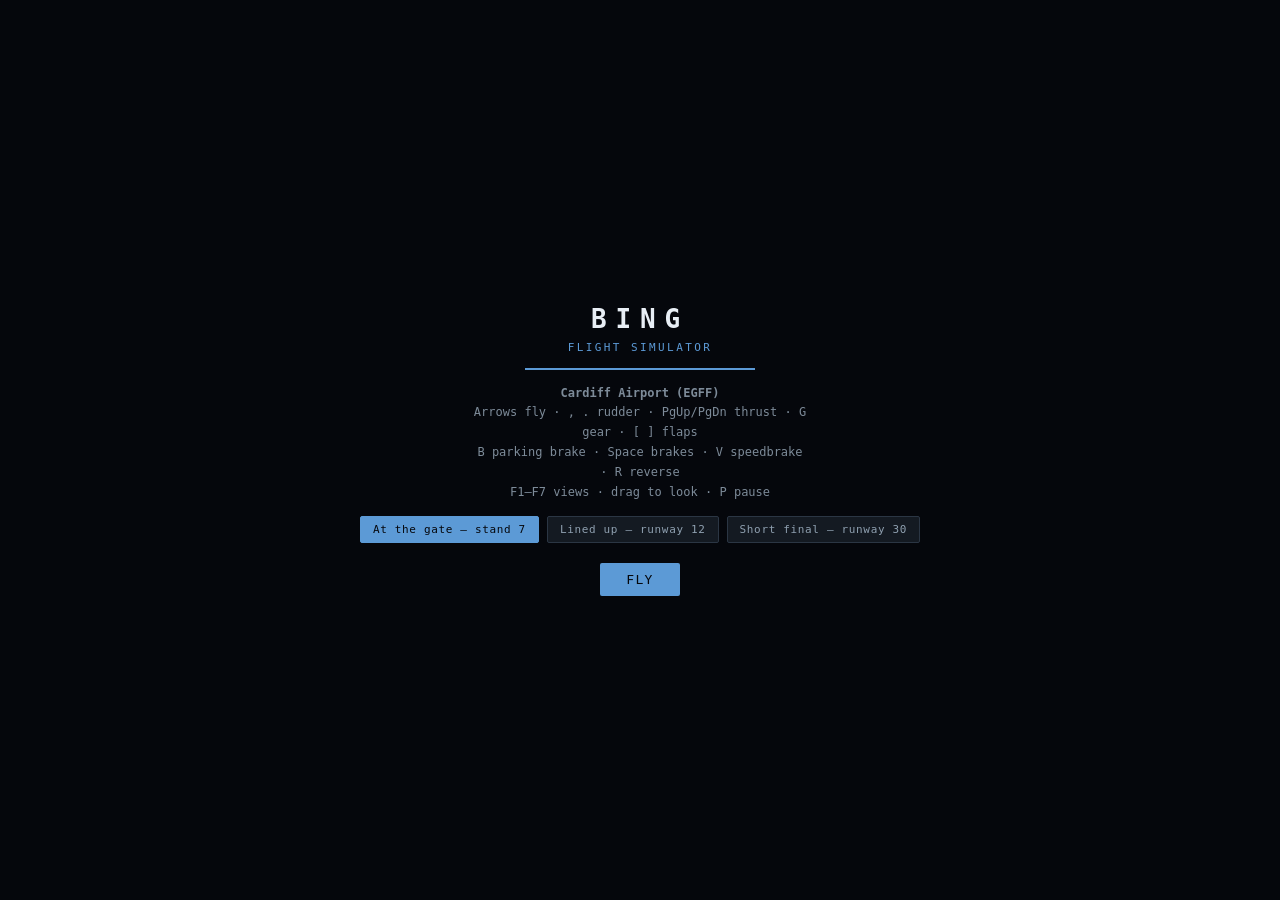
<file: flightsim/BingFlightSimulator.html>
<!doctype html>
<html lang="en">
<meta charset="utf-8">
<meta name="viewport" content="width=device-width,initial-scale=1">
<title>Bing Flight Simulator</title>
<style>
  html,body{margin:0;padding:0;height:100%;overflow:hidden;background:#05070c;
    font-family:Consolas,"DejaVu Sans Mono",monospace;color:#c8d2dd;
    -webkit-user-select:none;user-select:none;touch-action:none}
  #stage{position:absolute;inset:0}
  #gl{display:block;width:100%;height:100%;background:#05070c}
  #ovl{position:absolute;inset:0;display:flex;align-items:center;justify-content:center;
    flex-direction:column;gap:14px;background:#05070c;text-align:center;padding:24px;
    box-sizing:border-box;z-index:10}
  #ovl.gone{display:none}
  .bfs-logo{font-size:26px;letter-spacing:.34em;color:#e8eef5;font-weight:700}
  .bfs-logo small{display:block;font-size:11px;letter-spacing:.22em;color:#5c9ad6;
    margin-top:7px;font-weight:400}
  #msg{font-size:12px;color:#7d8b99;max-width:46ch;line-height:1.65}
  #err{font-size:12px;color:#e0574a;max-width:60ch;line-height:1.6;white-space:pre-wrap;
    text-align:left;display:none}
  #go{margin-top:6px;padding:9px 26px;font:inherit;font-size:13px;letter-spacing:.1em;
    color:#05070c;background:#5c9ad6;border:0;border-radius:2px;cursor:pointer}
  #go:hover{background:#7ab0e4}
  #go[disabled]{background:#2b3644;color:#66727f;cursor:default}
  #bar{width:230px;height:2px;background:#1a2029;overflow:hidden}
  #bar i{display:block;height:100%;width:0;background:#5c9ad6;transition:width .18s}
  .pill{position:absolute;left:8px;bottom:8px;font-size:10px;color:#6c7a88;
    background:rgba(6,10,16,.72);padding:3px 8px;border-radius:2px;z-index:5;display:none}
</style>
<body>
<div id="stage">
  <canvas id="gl"></canvas>
  <div class="pill" id="pill"></div>
  <div id="ovl">
    <div class="bfs-logo">BING<small>FLIGHT SIMULATOR</small></div>
    <div id="bar"><i></i></div>
    <div id="msg">Loading…</div>
    <div id="err"></div>
    <button id="go" disabled>CLICK TO START</button>
  </div>
</div>
<script>
/* Bing Flight Simulator — boot loader.
   The simulator is shipped as one gzip+base64 blob because this page is opened
   inside WinClone's HTML Viewer, whose sandbox gives us an opaque origin: the
   file lives in localStorage as a JSON string, and base64 is the only encoding
   that costs nothing to JSON-escape. See flightsim/README.md. */
(function () {
  "use strict";
  var ovl = document.getElementById("ovl"),
      msg = document.getElementById("msg"),
      err = document.getElementById("err"),
      go  = document.getElementById("go"),
      bar = document.querySelector("#bar i");

  function step(pct, text) { bar.style.width = pct + "%"; if (text) msg.textContent = text; }
  function fail(what, e) {
    msg.textContent = "Bing Flight Simulator could not start.";
    err.style.display = "block";
    err.textContent = what + "\n\n" + (e && e.stack ? e.stack : e) +
      "\n\nIf this build is the compressed one, try BingFlightSimulator.debug.html instead.";
    go.style.display = "none";
  }

  var PAYLOAD_B64 = "H4sIAAAAAAACA+y8Z47jyLYw+D9XwVfAG2Q2lRX0RnWrL+S9REmUbfTXoAlSpOhEJ5F9G5hFzCZmG7OUbyUfgqRcVla/+2YwPwaYQrcY5sRxceLECZfgl//AmpZnYl3HMg8xtrTcxFFiP8T+5//+f2D/1/+JUQTFfcUWiRdhlhdZOsQ2ltdyfA9+xZqJ5cQFxDshvBP8V+wX8PJqJJ4WW773+vbnlySCWBSHlhZ/+faSKiHW7C6/v54tT/fPX1H6nvzXv/786+3bC/hF80MIkthyvtrRL+Cl2V1+XcWWg33Hbqix1zfsz5cfscuNFfYdmyjx4as0wH7BqBrW7vQeigBGCkQNWzTa2HeUxMC16tvLDbnmKG7wmtYwx69hB+sN+xMLYZyEHpZi/8AcH/sn+qljKfYrdrCwf6KfOpZ+w/6643BgGLwqNUytYfEDAgXDsVcVe8eUN+wXLH5qYnnp+N4qfWilYt+/f8cU7J8YgdWx17RsD66YnrBEru/HhyiGwSskahgka9gFoULqibHvlXBXWneQGkbUMPLt25VmjPjDfsFeaewdo1DmAx3L9F7TD7ohsH9i72SlGpRBaeKp3TlUAsl6VVBLBfUpUknVB2/Yf6Iu/IZZBir/B0a8IY19LwtvKny/9dlHxNQd839+bFVyh6ghK6ljyg+taY541VFrHbWmOeLWWq9a6xiOyrE6pj+1DpUYji3Xil+1JKxhsRKaMK4VxTVMRwZQmKeOfa/qsHesgHSx7wUU9gumx99ebuR+xVzsnwgEwzEXkcP+gb1fi96LohLRt5dHo1PMZwZiJbnSRyqNlQT7x3ek1WsnVziesshESzJlHllqoXB4CV7f9RgDCO/bM+Ukfo0V1YGltRXSeoW0qgO/OtAz48O3gocL4qAo/o34/Tfi9wdeqjLy9yvkr1dID3vHyE+gq3LUAlF0fOw7MuODhX3HirpvL+eD5UDs9WBh76j+V4y8jgbXQv3x6vgYXozyX3/FyNL0SuSupSOS2K9IpAKla+nfMOhEsKRUZP8qKCtXWX9z/N9raMBW2YP1+029ym/k78X4R9/3Iot0+3opMkg4NKQRySr/pOLQM18jCPWrehFJlMd+/fVXjLgReXaRtxFGXLg21eTFLvt2bXD1CEXfIrf/qmD/A0GjepJ9q2Ek9i/kXl4Q1Gt8HacFaIxA4wKUf6thHAKN396w/4Hdzen1EYpk3irKSEyGEhmR4ymR+/by15OYC8szXz3Ee3ywoq9qYqC+hGes6/hKzDGNMFSyV+/tG1bUIyPzqjTqIqJKa37ixUX+5a8XhPNrEPqxH2cB/Bok0QH7/qCp9JHcbyWu37HvyKXfEL9WKRwZ0H9WxEtDfSD4j6ri7YELHC9k/[base64]/PJ2BQqh66fwM7i3by93BovCbzcOH8l9+fbyF6YpsXbAXiFyVM9iffsoFvI/lfL+fEF19QKi9hLAMLKiGHpxvWrz/SOp2osJ4/pDPx9rmG44xWxx102Kfb8x8c9r6qtZqeP4hgISF7pfD0qEcv9EekbVZRVi+u3Wvyn2vZQD+yf2ikgVXCWeDg3Lgzr2z7KyXrGBYqoP6rhOkP9FW6SWv2ov0Q/ypTfhCsusxHm7yXXt5mMNW8YhckXp21vl85FgERLsue5qu2ECEdlHbv++haE4Eaw4NWE8XM6mP+kN1A+hcr6OGrNEWekWyVFUlqp9e9RRZeTXIkTia6CEEUQtUDz3M+XeFfgJW49RX8FQJWOBPioEtYyslPWvwr2/ofF2w2G4cTOLYVS6ecS/h/0DIwmKuTHvYTj2BWt++fZQzQgsz90gXj0UzKM2X2O/a12g/kq+Fa1GqNkzVNn0I+AEAT6MH7mxqqPgsFg01NFPsVKoo5/aSxE418v4uVbE9/Xit3YN3OvXRO0hCK8/pGtF0FwvfmsvZSBcrwLi2jV+rV8TtWtMWr8mai+3OLN+DzlrKOyro58aCsPq6Kf2EnpmHYUMtWJCrRe/tZcHL1p/dKm1W5/Ub6l7x1VLshRqrhLfF2Xr/2pFdqtL6ddLDctqWH6NvZTPJnX67VsR92DfsQv2r3+hOaUImb5j2S1LoWxeZa9x1fPCBMb0q1/DHij6FdJvmF/hQ6kS1Q2L/4RF84OsQKM8IEDM3XAg1m5oEGM/waToeomohqkfcGE4pn5EWZR9wFyU/ZRAlKg/JfD+CYH3Twi8/y0BTXHglUT0kcQvWPSMvyq4Iy8KfqabJUJ+19AnBEol/UinVNSP5Epl/Q1V3Y/p16u2brF5QUItCVZyqCWZSohSQ09rfI8ul5sVkiI8jk5h/FqhU57QKU/o0OftB3zR6Qnjv4nn2XRDP4oeLaKYPy737lHLHr+JRf5ee8nunfWwAqmAay/5vbcfVi8V8LeXf3OAPcb5nh+6twFWrt6w71eVlm7fQW4fvpPUg0UQNxLEjQTx3M/XSJnEAOZ8+39kqy8fdnQezLSYmJ/N9GntVmzvvDzb68eVXwHwaLivD11TAXzKyylR4terLz195kuZt2/YqeSOvAl0erKTE5q2/Rp2/sxXnm96utwUVHQq/Xde84TcJsJ5ekB1evRAp0fXcypMt8J5+o3+mQM6oRXnB3suwiGk6RqmXG27hilXO65hSmmz9O+1FxXBqgWseimSCFbNiiSCVfMiSd9NWTkj4z6jvrigVLFGz1AqQ6kcpfJ7/55LGLyCPqNUAZ3foLN7Z59veC4lzBW6aFdAXxA0fYfOb7izGyeXG/T5Z3aCRtm1P26D7O6mTuWgOJX2eypHxKk01lM5HE6lZaLeKXL07z+Ozqt5VQZFFnuJ6L+3bz8ZjaePo/H0cTSebqPxwT7+ZnieNN+z/9b03p9s7/3J+N7/zvpCvxDrVC0fkETnCnmt8Kunwp6yiusallfs1l5SVJ0WgGlWJBFkmhdJqtq2ihEQ2mJ9Rd2aIpNBvZpmb7WXOLvWFUXIDC8FEKrLr3VFETKMAsHl7WbGKbIRZEAxShT44yv+OHu7GXCaXeFQoqAVX2nF+dvNdNP8CocSBd34Sje+vP3MDEM/HnjpZ0p8//+1+G9rceDF0ERxf6VI34Wm8ri/fEAqKErL4aWjDXziK1vDDtmthvxQk99qqMeab/8NO78pCvmv13ckz+FSyXPIKkUd8ruiCjWeSzC8BLvq85Dd9ZTdwLJKiweksAKs7J5yNrqBodTlCp9dwa7u6eoM/eeN1dOyOKx5ntmv2/X/ZlxY5OgyR/9eKz1e6Sf18hzjzwLdu/6tqHsnkYspq3/FiK+iKLKI7Gd7aky1leb/ZpWhglWFClbhD4twwfoQLnyQtRgfh6vrVzQ/etXfalh02/6NLO81PrzVXs7KY9EriU4BCtQHtG0bxTXsrD41eqgrvPNdBLsUwS5FsEsR7FIEG7F+VopYvUyrP7P6bui7ncSBIRIn9NHeXmDF2qGGZcr52lVaeGUKyYagSitGQoaP/D5WvWjBY6sC671Z8Njsqe5Fyx7bZcUMXbXKHlvda24jRAuxXzAtQD/IuiOUjVA2ym6jI3qEeS+bPMBQNzzRMx7tDkM/04oQnuihyc+ULfs3VZ/+e3PdTcLSxGLFo14Lr4pUcB3leXGo8H53t9eK7O0hVLg1u7qOy91zlNiRciN0JEZeDxwjdLJTHThGdw/yGTNXJ5E9MlMwUfmW/O1nLthVYuZpO/yHuJvk3r69uKUm3N/Y8kNWWZIt4/ErcvcZ+UCHXvzqFwuLr4blOK/E2y1i8ktkfoXMvyH7PBxyJ88h821UauWo1MpRqaFRWW2gE0UMrGG/YAwKicl7Fh16oCLqqagInOmnotIMShQY+nd3oEThIpkiTRZp4XcMZajSr5aulL61L2g+rFnL9uxDe/GpPf1j+8dVXdWee2hPloxV7Zkf25fhd+XWy/b8Y3vysT17bf/XT0xHDhUvcqrZ+2HBdev2IlCl7uto+rbmQsz9fNHlFlsof4f1vjhn7ziJv8WJvO4crTLLUCO+1LA4q6Eo5r/pFYq9B6qa8xGDVDWxI06pavbOK7hLAfcLdqFq2CWrMhnK5FUmp2ovWVagKGuyvMrkVA3L8wJhCXa+FBFJie2cVRnU5pxXmZy6uS3kCV6zwgXkb/fFbxHR5d+w8l/lVS4oWDln91K63IZ48X9jqlbvT63YG4XL5U6BKzqjiAUvd1j+hkuoaOFPtMSq1ftTK5J4JpFlpRDkDVtpWvF1Z/XarmA9zj6UFmLE+WPpg8v5iYVLMIwCqMVWWlij4ae7GqYURTXMg0pYwwwlvBqQUS0KCxcdK94rgr9PlzcHeO0gAwMVspshG3cR38lCxgLy1VDQvQlEsThSRwnsvaBdABXCFfMBAvzlJ4Cfyzj2/WOjGBUwg/[base64]/CGRE8RtmUMLjOhSQNSwBPFZ5opQp2h5udlOVDi/ot+jwvsVQytCI/Q6MN5fi+Zlb6GIKqtyRahfkCz75R6LJHeXmhRYi6GZVFjLfYXX5Alr8oQ1+YC1ZMS43JzDu/Hgq9+N/D4ZvBpPeI0nvMYHvPRtv5S/76HeN1H/flh7UJf9jpcgm0+ve47ebUEOb+tx/bocv8448OZGvfu2i/6TGQd6iexPof5EBt7IeDcyyUcy3o0MvJNJfkIm9rs09eonMU3V0FWEPz+9xuBeryxVKy8EXq6+XHRf4YYalT8dwad0HUvpWnEIVS9+a+VRUr381IrjoHrxWytOburFb606ZKlX39rL/Wik/nBMUisOL+rFb63a6a9X31q5p14vP+URJV2eUdK1F7SzXi/212vVQUO9+tZe0HZyvdhUrhWbePXit1Zu59bLT63Yha0Xv7VyfVkvP7Vy761efmovaLenXuz51K47P/Vrovawi1F/SNeqVXi9+tZe7uu++sMasHZbotRvqdoLCsvrRXBeqwKfevWtFYFwvfitPcRg9Yd0rYqg6tW39nKLfur3QKj2NL/Vn3K167xQvyZqpaHVy0/t5TqI6rfhVLtZfP2W+uHI1YT+/by1B/1/5w4sugF7vTNbw9ZVbl1WNrDvGEfzAknzX6tLRd1qgqFE4SvF8hRFsxxdVnVQfNZFyyMKe8e61RKtiX3HGqiQfChcdJqNZeePCfYdYwmCeDj8NaGvw9jSZL+jQQMNPXRiHbchOq/2veJ7uG1PK2hLoqzGfsFWX4tDeMdHw78EvpZWs89YedrDcJT4rYZpD6VohY5KS/hpwTt42AJHQnRQLFCgKj/IaSZx6V1ep+h6INoC0UqAO1bfqwDJnwMWTN0AqQqwUl6Heru2QWTvDjh5vtcJNWjIfq9SZKnCe6xfXmF6noVRbSXyw75PsQ5Gc0OjhqF9gOZ10f3DPhCmPSkwPlSQMEAm8Yq6v4G9Y80CCQqdmg/onLv2ryTxouUvRYNyo6j8QXxU+kc4tfj+c0VW9P0DsqxW7Af8rPf/7/azU5Suvi4a7YdORdSfSoseDK6Yr8aFvWPTn/ZeN1Rc+PqpyRe3Z1Dv/uQ6RAlQ6vN6s7FUyDV3KMP7Iv3HpzsS4hVNBONZaJmlntBIQsH9laEqcyi+xZ5hwfbDrcBb86e7gT8X63EoP7Fegj7wf/j28sFJ3PTymav49v+yp6i9ROO70V0HMIK9l97H/3UnqOqB2+bPO0JyXTphaPOn2JJ7KsTc6wH2i1udQ1XWWcG5Zcz6frPZqpQtcSGX4ZaRovbUDnPLSE97aoe5Vdz76GsQ38Uty4/9/dAlXvLU53/vwlHM9kfsBqgjf+hY+PMO1VHID8slyK3/i9hPz4oa8rmmCDnzooZ6rrmunZ665TbQ3epsBK2S3eo0JCvS5flH/jD83XLzp4JlHmDZR1iqhOUeYPkHWOEK++QgftR4EQZcvfyPGoc1zKthyeP240266w2PR8UVtAtZYZEsRPGKZMFpUjbLnpqRv9/VAu9Se3ehqmb5UzPq97sG4V1B3l3+5Cb+381mn+rFNwzkfIwfVeLHB3jbUCgMqCi5aeCDJb0UlvQA8qNJvRQm9QDy/1HbQjxeR+HPJpf7hSgrihVPKyYpshiZZDFOqSJNXRW8KINHkiCEr0JJIiBLJ0zeXXARIaDGz/5XD4rHFqj8vWjxdm+iO+VDDK+o87173bfbU4ebM9bR7Eu9PQZY1yL85X6YQ749xmrBhwbOjzjKopsiEfuLK0Bx4FCkXMt7JWuPN73e3p6PE1WoFFd9/16X/47i/mvFPJ026c5Hke9+4TO9FOda1Nv1OVWR/anWiiPDh6vcq6/XF1MfQ7NrvPSsFR1GseUpxbvA6/xRaKR2VVgxGSBLnHxqb+X+QlGPAWzxbH4PAQD5ELUVJei48k7iQ1DwfMj3LL3+dn3x8oni9CdQtVJ10YV/YzGucnl9J9Hh4tv1wMspep28kioVeSOj/g3RgHyrvTxy+0NHRsFjhBtQnwS4r6/OrRjDMZYh0OsWmiMQOlIgfhrVOr4n+7LlwO1r0Yv5w61FVILOb4TirQ96MFexHfjnV6rw80/3HpW4RLV7LazitqgJn3v3fqubvMrq+ObrbQM5RB1GPsbm4dvb/YUnSlI/cvIoVIzkkf2x76EV1KNIlyueW0Psl0KyUkvYByQ72R8r8evjCs17eIb6fmekeKea/YD9YaChnvnlbh2vxFcWLSBvT/K8W88XD/S8jw7JhXEIIwmGknWBTqXiWsHm0srRzf+Xx/urVRh8VTqS85lZtK56fb02RwsGiuXeflDsx/Gv+TqUYRgqoZW4r2ENM59v4L6irXiK5TAcM9G9ANRbCO87RlM8JzwfTynmWglXo9erF3kQ4p34SqPDOuIryRSKQsK8Yyz5lUHIiK9cceBbmij9lWbenh4BNOpoddytY90a1qHqWIeq3TY36rdU7UNgW/+wzVH7EOXUP+RrZZBTLxeHtZfrDFy/zcU3v1i/JmqPTrT+mKm93Edj/WFk1h6GVv0hXXu5G3r9wehrD7Zbf0jXXp5tqP7BpmovH7q3/rG/a7cuq99SP+x2aY6vHe/7XS2U/e/ueJUly8Hkj/4ebWxR1S7XUu5I1UZXWVkWTxrbP5arJqpdYt+xKqppy3+0xo0JakB8JR8CpYKl19sSFz3qwL4XuK9rbMvtowDySqMojB/W6Abq74d8bBUyXrOKpiXuY94JDspDPlCSCKKJsHw89FC4gEpUrE+/fKmKi3fFxb5+kdVDPwiKtsRtXyGKN4rjfGRvElUR4+pr8RpTJG5bCDEMfl5rBNEjdl95JPaHEUSND9KhsmIAPLb7Q/UT70HEv14KrT+sB1TL09dWZKmWYxU3+x5WBV7roHgmvL14vmO8XlP9SKZ4uFVGA9AxqrD+24vua4kLvfirouudFHrxuHhOB8PXL+mNtlYQ+1L75Bnnrf3B0nXovRXYy656/VKWoVeBxcuy4pjsVn3tSfRg7wpYtg5hlLjwtbqAe5f1miqQIHf29u2lesv4I/eqk4SfcvwfdxaKV/CPDBeNqgO9n9JFj73+jrLha0n0KenPhS+JXjm5Cf9vMfHXtx/MpsD/ZC1hQew2nG+DqzSJT8ZW2QBNecgLhV9+HLWf0C0Z/+FF7X97PH8yXP+ecOybpgOlH8R+GhzX/i5dxk3HhV3eAV5Led+en+qWbT+lrULT8rqVs7uTPiuOM4lu4hfuBr2Pvj98vkqJ+v2j2GXrb/dX0dVrD714oF7WXlfrdzzoASDxic+rsD05vuJt+GtxBxY1evvBeeHf0R9qwD64r6sIH4B//V7cZrhJW/jHj54PYM+tPvWX2Kf+8q8nT/skB3pe/lrIzn3l+OomalxeRdWrCakq+/U231VV1+y3H62k6pP7tPTUFw82WeipuBtazUTXkwZYKKEIFQ3H98PXh0aVKhBQ5eNK+F+f5umbPq8zGv79Cvj+AfCXO8IPI+Zp4n8Cu7H4AHFTddn8/XslyCf4K818LtX9ET5q/unAUfQUhX+fu4v49qj/gSQKIaq/MfARGUxh+DxBejWs3E57jLzvkch/Yt5b4XxfS6jqOAD7BLcV0UQR6zzx+QnO/w2jS5zET/CQ/x6e/8TQWxOEiCsQXUP2Miqrl59aFXrVq2+tiM7qxW/tqU/rT7nazerr9/DvY4AaxUoM7wHqMi4jrP8yQP1wCCv1G8sO9h3786Uz7rT+kDaLOnoz0x0slvIfnWnvj6XcWMh19NeL7mXyrASka1ijOVt3/hCIkVzHmNrLeNCVZ91uHWNrWGs8mDTrGFfDWovVYNmpYzx6zbxsdaZyHRNqWEOSFrNGq1/HxBomz1atfnu2mdYxkkD28/CGEKKbite1a1RwG9cxovYSHJQI1kshvl4FqL0EISxuDnzRfEf/UnvRYqeO/fkSoa6rY7+h10C/oz9LoCtOVOCJLac4xidqL2qoHOEYJbEiuSgJKeGxibL1YkKuvcSHMIniOzLDUYIxMvECPAog1NUSnkDrMyWsKsnaS3SuY38WT9rjMIkPiDMT+vXP9kVrL7A8p/[base64]/VpBmqz96kBWsQQdq9eqPiRwy/ZosMZbpwIPJNa0E1+QLRIv236BnWh4sfMTrG7rt8ZD9vbRPRMa52igW+FEd+40s3s8VN/Pi0EfG/Fv1mO732svZP9ex34pOx+6/v1cjSIboDxT8xhA17P7/77UXJYn968B4KURU9IK2pUSl/NXXLD+uoh0KO1OcuKmEflGoOPEy1ksdKk7lCtCriLLIdwrTxA66KYcJvKYn6E8TIArh8fqtil7SkpgRKCV+v/xGjhXUy3NpRS/08tHaU8WxdNSpih6Slc2je1UhdctYDxXWrbzsXs3VC70r5zr2RbdCqMVfkL2GhqKhv3/wJwYdmJY8WaVQYVIKHh+iwkp+dEVBceep9DAIVWVANzTja2LxCULku3yrcIbXvv70v8rlVWpSyj5AJXJxefRWfssWXQ1RB/750v18HGGTn/kaFMiULhnGZeL01C/IPq0gKo0eUTK0BGkvCvQ6RrFl/19Np46VI7vq9CjQJ74O69iXCDpfSkt5zCtO/JBHCjdcpV5En2Ed+/KlhqUwjMtUoQiUUIIgvKZK09Lv1lE0rKyg9gI1xS0syIFhjEYderKlS8WfxfjSns0W6O8FKVEMw5aSlNttFaKydKOEXrE1d8PoFRbplkw3Fq0vaJh4CB9DlPwXphU4ileSU6p7ZEVtYhWVRZB9I5VaEJmo4YdnJdS/oGdPaJAhAT0/tgpj/e338i+srL8Wj2+jr8X09rW8yvf0DvcaeD5fLHp0Svct1D9fPLLQoEcVH2iWcwFmGJXZltZPFI48huGN5zDxHhSDXpgp4WO9ZXrWoz5fQpi2YeD4WYHYtxwpsq7J0p+hOcgjW245YioN+4bx5cMfDgscRYON+DX68YoBMqeba2pDE4l6VZUJ/dsFIHQt5aniegfoh4ryaYkTT5Dqi784cq0tQoRHxX+sL+7+/bS6etP5WP/wAu65f0ugu1joflW1DVrs3N9ZvrrQ297GtaKKHO4bEI9mcguwy2iwXn1rV1XXr4laGQ1WQeFj2KwrsQJ06P4BTcO4R85t6HZ63W4RVYbQtHwPzb9/enWK5WqOEhN1lvxKCQxD0iTKkyjPEoIoEmLN8T2i/k5/ZSmaJsgiT6I8ydE0K5A1lWPqX/pMNGiU/1oNnBKp7eC4VAdO4KpJ3+yYDheeeDsRItAaypkkAFrHG7ttPm91jeUk0PQYJFx8yiZBt3Fo4e6A43gIs+a8q1JHa0Pu56Nmq6vl2x0DJSNMW13QDWk5k8VRMyRI3rA1HRprQmxBzxLZcJYOYDsUYN/L3QMQjryRsSA1MppuX1jgcrwiAufI7yYXkg3hhEpTpuNJ/N4RHQBY3EnX4GJTKlhdeNOQYoM9gJkwbwdmPOsscjoRjrjk7cVcjtpGAGgaGDDmJXHZptsncsldjDy8rI1LClheJwHLRxKOb2g1ap8UOWSFRGriW7bR7svnGczGhuVxUN7yOi8IAi+BLknEuNCkrQAspppGpUvXEElqidM0z+TJPgVjmW5Ea40RV8cECEyqz/llb+8ZY0gC2ovHe0Fpb3JcNnTGEFYpvGSi2IwHey81OHyIJ4ZrbD2/[base64]/ACuJ6h2Ux7QNKHhrHv4ntjB8BYENfDHiXiKViK3qabqTi3smMgUiAFnCW1uVSDKQGYlJmzmgvoVEqEdG+IYW9OghzsQW+bmrM0TWPAx/wW7Fd8HrcMW40MfCuZ/TELLg7fB7M9uCyPEK7AUuwy+mxK4ynp4TSRySwhUmIKqOTsT41MUsQQcAA0Z1lmEKLTUECA69M9nVgkvwV4e6qGFBAIGU+1Pe3jFpDnRxpnm0tOdWQ7OVJsCsSpNHLIiKHlTYfniW6T5kE09aZDmlRWrNPQdYVtn1x6lhimJMWA3nbxdCqdW1sP39tbY+/0U28/Y+Kdx0ghD/htF3cSzewkWRjoO8YZS4D2PWasXgAPQ9Fi2Uts7MFlaAj9cGOIjmQktAAoEDZH89ADTgqNOOXn3SQDOB/[base64]/Nzb5vsm7Qdt6N2kPWPUxoEY89vi7gTeh7cEj3SBsc4D/St2eCWOe+J6UUygBwM4x2ubNZ0doRnPOVAOt1ljI5zbpydl/xiwzvENk2XR5ZLQCx7p5VpGBG+3UgiNcl6dHrWUotYbiOZX9oysEOZl3WdB2lPFxPaPYdiHw/[base64]/flGSFfmQtBn5xYdGVzMWmB54sGIPIH2Ft+u+a6bcIJBADWlc/W44ZjGUjgc6Vm40IErTukNyE0n3YE9pPOJ0tp6fjvn8YuTZNvDCAyEcR7JnL6NjTPNc2oexLoxaUwHWzxgVQpAbtZPx2AGHDIVFPnY5jj3AvjDTNiH44ueKoDW5VhY5KmS+81tzvToAb/[base64]/KDJEZKrkYNPP8uOJwXhGHkqiBNF2O44ic4O3tWmYN88wn4VICgWqHox0/HSpGMj3EzFY08Jjv4ngSJoB3SWa2PZmKaACWTH0Y0WtdGMmGvdS1qbMJjX6a+kIM1zktQEcwxGwp0huQJmJG4aEJ8OxIN5hhfu635NBT9oK8YXgeUFOWyDo46xIXKjb8IbdKYTukKHoMJjyHc/R+ON7GfLNpz+LUvozbG5GS+L7ANVU8ZQknoCVb22wXqTgWuLYcgOZmjze1dDcWebyfpctjKmaxMbA5TcO1xOPZ8RQ0Oxc0IHDShKonhmKUhqEINtGqI7qHwXY87TJgxAvBWNVtZswGF94APD/byeOtEzb7NOM5OJgmKd8Dzo6j0tgyaNpWg8TwJmIvpVYbbciBWbTBZzrAY14WHc6fjD0AQ25ja3im0z1me7boyLjwoTA9T4SLb2hDhrskcdfspCHYUqkr8OfF3sioJR43l1wOOJIlWoBszIxje3a0cPF8auTWes0p4zSZLXV6jY89HAINZ4EGM7s/TbnQgcy4uU07eR/X22Hay216w/RSKt3qgx6NNwdqR+NIQLvRQYw3JvQiHGyWebwY782tvISJkZr97QYwmxh22Q2uSjt2ieeSaKQciPaKYR6TPOqkCS+ugHRmRQ+HqXQ2HIlZ5N2jEHHnQD+6Q2OFG6kI8LXHtENNGB/6C/kSgVVyIqIJwPNWok1ShTPkIyekgkGHaxwISiu0+8O0fYKC6DHdgWge031LwQOmbw5dcBhvDI6bgDTz6Fky8EQRP6NYMN0vGN0+bxLd3EoREIdibyTm7Xi8TsjmbL2yvXV/1A+3IrzgXeESjVnHE1gXb69s9aQ3c6vLcbA9U+V+CqbSeRJf6P5yIcIIHJh0RgnRwgwgNGOJBvzYgxExPKWxhFOnWJfmne0EShS/HTPwkqY4lKJNn2Xx4ySk+ZF4wtkzJIW4beiixKcZ7y3bqeazceLJQiMeAnvZgqIBOE8xUkPcHgbt7Wk61vuMIUxz3qCPW369MGZdn2rCdLYlt62VKIJFxB+ifd5m2+IqZ3mKD22mOdf4JNHOpMLaY/6szeS8vyPBiJdt0T0xLivtJf2onvZ0eGqOlvasp3CN/ophDVruJ7i06e+Es3TMlwyMDOE4yYRofhZTHYAprViEDc++54/ZrShHvJoCuwd5UoxxEYBVMJbTVPTaMyjk3FYctPvjhFYgnPUj3pUpXUuAqtgw7fMTAQyYrQx3Fq33DrmY9DnGkydhOuP328ucYmHIjwHIY7w12TYShx5vYXJ0dSAysdffAY/[base64]/u9+Tgc4GG8AxkPHXqfhCpQvNEsiPdtHPIqNJvcGFdjm92yW8/odHpR5MnSwotYIjenuYgbq6wrZRM9b1v9ntdjGr2N21lxHRPMIiAenPjI4nE/ODXJmX9OPfEMpQm9XS4Xc3+9sQAlivlYok/jPkghtxqaSpaS7sk8LDbEeYRfLgtGn+6t2B21uvIMF/y1tCQ26UR0OdNk9nh+nANjPxDG5GQ262ptj2+1OyuoaaM8ynEwBaS3bXbSjjLVeL4ttEkKNridLMqsEICYFFby/tJyDf0gShudU2eRsdgIKT0mV+5ws/VtnTaXuAiaPdKW12eesYb4XCKMZndPjA1rE7PpkRxSc0DofjAHY4YzvQ0x7e17RmPYpM8Uzsc0YUAGzxnJ11Qe78n98VbEm227DxKomatUMHBStCNBDianlCQPaT5uE7q9PWRGyNPUqNV01PmqkZv8eeszjR7uQ6FBDdtijx/CjpVuTs0RcLLBzhRVbtDuHJari88uyEkyWU1Vr92aKznoKL3MWM/0xlimp3v8fAn49nIEdL57wA1AnrPuyEumdNAyeTn1+Amu0jmT07vmAC6Aa4NZNLXoM35ue1AGIm+CsWycL6RwNvvk5cSb4+2lLwZxyh0mVnhq5C2ct/Qdk5ksNZsd0yEbe94qH1o2C84Dnu43m+JCpcW2geOQlLxt00kvK5AR1HhGzEDvwPc62y2za/UTrjVWUk0T2IaUpnifGs/[base64]/HFOhMHAbdSd3DkOdwwp4J3TAWDW7Pg3BGY9VndhzMBmj1ADPOjuiHzBU8R5zkR7feuTimzgy4lo8YFvwB5Qhz7mhWLJDwml64nZae9DQaddrSZ6lLjiCcCftRpFi43/Hg+ZYWOfNFUdu81NsdU76QmVEVqz6z2wIj6kD1cJJfNQw6cKB5E1jhvT/hcj2hXVHGhHXcSQspTL8nBiOJaQJWYFuCgLFj7PaNALZD24EB2gXkUGZJuzqiDaQRUK7nkLS13mpwiizqQpnPCci7RNAQSfjHisxZRkGD9bkQcPT0M16q/SCfiGi6sNquonTMvz1rCOQ8Gh1SdbP1NTJMqLdFsloo63OWn2XFCpwkg2P0xp/iAvwxovtM/[base64]/SFSRyTw3XPyC9T3mxuDrAXAqsVOAkTDXc+x7p4tIriXg5GOUtrNJgSxrlrqiNxyo9wNbFp4E48wXK3MwJ0aMXvdbq2s5n2N1qshRvGEQ/5KPfZIFN2OvBkRaN5WrjIlC8Aj+qDmdamk7wjciDkZl7UU6SDBoI85gaOd3bS8DheJvkg3mi0x9PZ4ZxSEjtwt/OM7rXmeNhz3Gm4nOHeggGR0o/M0aivT0Z5Qi3cmNwAQmA4as+Ic783bW7UqddaNlkchMsBLbZi+SLrbChdNko4PwR8x2tpEz0M3Q4Z+p7cGk33+KbvJRxYefi+6x76enQ8Gop18rP2zFTnvNs78QQ0c34LBpkS2pf0FIYyYTDEQbUkJ/XcZhps2kmw8GMu8aT2cdwO4pbq7PwJkGdtHI4G4nq9WfENo2s0DSmbtEds2+MbF5xON15CJ4vVRVGE7X5IUUHAtxw934OzvWX50KFcTprEoGEGl/NwtBkddyM5n2wgMKl5bjnLNql2BTPAFyOCn64Y1mFBkvPh0uvxq6m+XdAXiR0fZq0d2ApuCDTYsofJeb2mFiwOwVYL6ZDvEello6xlaaBM84sDF8tJovcUbjvpL7RhGIBoqdodro2vIZVu2U4wivPFjB7zCzz2zpfA3u5o/zQ9a3yuE42DLcKsAXKa6i340NFwcLC9kTZsqjoxpF2Cjxz8oq5Sd2izDJF7viuYuHI66K250djRsyZ1MbghQ09Mz91QPTjx25wE4hiI0qwHc3uQEFoLit2I9PGWE5Dc/AJzCfd2s+385CUdUZ5sfZywxxNCPw5GF+9ycMbJih+ymZqxan/HHjsC0TTHo/kMP06FgzN0fMNpbgdGb6PvR8FsoabsJp1Kk/HaXYBtyhmrXcxGgsjy3gmfq9w43TUjxjAYRyYDTxqMgOvFsLdvw34vxgd7kcVb+lTGqT0fUGnuMIvZ2WL0PkeAVUffKArO7WhSWhE0r82bvTTesGp4aKxtIvbxbThpJL68msitiQGWeU7t+5t9mDugP1s128f1QRq2wXbYghdzm15C22NAf+cBUdc6zFo/N52hb0TC0TJO3CaLW5N1to2bjV6H7U+X7NZb2h7ss16PzlueF/SNodqX5LW2Ew/5xpnzxiSFZ1PkV7uuLXrCTKIgAAY0zCa4GMw4JeT4POrgmaPiY0/ySX2jZZLuDlXzMMi51UX19xtCiHGZOzsrYcWdTgnuNr0zIISluNhMdzuB3ZkpTYRrmx6td+EeDLf5Zknx9lbNVsuL5IO5SAKhFdjTwbKFk6OQaEuJIE/wAdTz0HA3i5aRWxsWjOn1abJZhPgySmEyNEeddRt2Rged7viAiPnJuWFKk5DtNoiVNGT6g/[base64]/RxqcDOQJfjAOmhZsxvuJGzeBi/dN/BAuHcEMvXY3nO3wNYebayFoZ6Ynm23L4M6cKjgzuB/vQv8wHfPcxMvFLTeiWTI8M3a+kUcZcV4etRZpMM6kPWg46WQruUJO0XgSjYcMHPHBBp+S7KbZ5cPAsTZLXVfaxLa1OLdJKVpMtrAxNdZ2o+kbRDf3gHMURp5pTTqeJu0aHu7s5d1wtWgkx5EFlVUHb0BTE4ON7e19aUrH7r4he/l2RhNjOzDDQS93G8cmFySE1xUZhTbpXUId1nGjd/[base64]/6rWFyHAfLwGCBwS4ke7/x2kqiG0euz4zy5nkljtt7bs64XASbmkr2hcQYUo1RvJ6nyZgdXDpTD2/ra7GvZCgik6ZkY+VKIj/oCOddOg/63cQYyhO/10+XuLlc0lrHyvOsPUlWy25/MRmQSd/pAGIZnpINH4oCAVi5bcRtSz2tYAZNfbdbLtfMaMvrZMxJuwzkyeJ0joz0kJ6oQD42j5tOm5Gm/dxnKZZVFuuOOt82lx4pJ8OByCW24sozndgLMWdHEX1oLUxHEc4kFDbbpj61cTNrjoyJ0lxNFrMoFlaRt5lv2sJoZHvGZEfwrke4gsZr462/aXe7Etyk2tHzMmU8TrP12nNzMT2lh8VAUNhNT7MuKeuO+K20HRqzXlOle0fVSoC+jCDNmbo6o3byQgLDXBhHnLVa7Zobp62eLHzm7FVq0Wa3ChtdGiu9w7leaJh4W1OACld7m52v26rp6o3BMMAN3tiIk+MyJ+eTDiX01xbgjkNPkRaaSzuH/[base64]/nzVZ/M5k7e3jQ2xHssH2zipkBmY0CZPe7lvZunE5i9qk3E4rsd0MoeKNJJRGWplUmmz4xnLw7a1Z/KLte/t1OH02D8E5NkYmaqk7xlqNxLpxIpEQSXj/W7sDKWM82klGk4W/Mw7B9FG0HF+sLHZ0/[base64]/YZEMifDl0An61yeiTpI/V84DahEO1uZ/2wtkQ52zQzojRUG/MCI0UTtO17k6jg3vB7UhUW3m4dluLmQ0PzDro7aRgDLypFys+MUsbijrujpr+PpxRM8h5vJQNj3J3Fa8vatLbtTdWzLRZ/BycwqPVypjMGAeLS3+nicpowDXpzQV0Aj/WMlxbae0dwKfwELBjntg5+IonVf9C0WSnFzVVfoLHWmfXXuQn1s6W6XA0HHb7E3Idc1Y+aE65oTyfr2yrp3q9Jc/GlDNZz2XvxBMCbeVd8SKKXbc/N4Kj620T/cCzBt/dMesh1ySMEwgnAhCW/mFLU9RoHQJ7H8W4Od3MR1J4WKXWoG329dGOpPy8YUvyYjV2e5PdThDCRNOnu4YZLOzmYBqlE5fd6vkii5hzdlhEvLacgv0ql4NTRxEcks/mw1UG2HxhDKe2vD/nSiLnRr9lwpwdOGtpQvrWpLvxcVY7nA6HkBdi9rxjnd6AsnoLRhqwx2ZTaTUncd8yNHYkxDN2Jtt71Sf5rWs0/NTD51aXOufJyR4542Z3wjYj1T3tE/F4DHBR7zWzfHtscaeUPanbFj6DoL/eLvV8Mtg63uDMEcGUyo/prjkxMx8nhv4any+io94hw8N4qyU+0Tg1HX5CWanTDWGbmp+bzgxMAjvr+z3usjnQmsBRwGD7M3okyPFpvIiHXWXc6x6SY5ehmt3z1gL7pkCc9POKn3ap5WAdUYZGbUbZ2iaVVE5kKpXIJNznoi/2GLgmCG+YDCF57p8GYNXld/YInxFBd8E2QEvv2fHkrJzaop6peWg1DXlJr2BA2+FwYGRal5qe9bg1NMimwcSM3ePw41RZahP+TDFDTt5r/GS0yKZrgZMPThrqCWkvZzY/n86TDq45trFixNnctUQ70vQsHLV9brnYiTI/Z4jEZ7eX7qrLXAJvmQFSuAzSbZZzUm/[base64]/H9Zo9t1fSpKP4u926fb7EVCKlZMOhBkMJ2MuDc057jZk2WQIKXx8GXEO8KLl4ELVgPJsSPil1x90w9uaW3Wo6G6s3hQ0t7qo7FvdpV2wFo/2gKfbnypJbi9FwM1iN5vaxITuWNz3TtnEcCk02F84gIzfecCBtzl5P8U/tzc6DZlsK+qDtEc3ZcAKcAzmzGibb23g22eUNQAZUuh0NduAC3NMJH+Nnd+KehvnaBmKw7s1USTh3gB8bmrei8eFRkvBJdp4cm6Hkn+PofNKGkAjk5LBeZ9Hmf1Fw1kgSAzAQfJADM4VrZubMzMx+/dV9QYFKpZ6eafjhW6LfJ5zcCvW+ipUglSY+rPYj62xuFBHnjJcOL+FuiLXPfbHIJaZniPvFC0BTkzbAFJyuyIGGhj00izlW055MXRvPU2VusP2nXLqC0jxB34NXVHmu+2dETgmwKRAGzlSq19fuo2gVBIbaHm0dbDPr/[base64]/GqCZ5zjJZcVtFFTKNOH+sANSQbkR54Lr1xsHMwKSmv4JNM11mjT9E1bPd0T3XpP9mUSdARWjUBUYBCsCYGSWEJhcTdOuFZ3MR/gzQ8sCxhfWkviIOVR0aca8WlMwtsGmhSNxTX4r4zWDyyLZYouhfe34SQ/[base64]/evK5cKX2H7i1hbA7iNVEK0S1aYBaWeEO3VDJQp6iUerAdXR2q4e8sQuyFTg77Rth+PCggr+ejPnqEwBZzSqzwn4dMdOULbK0I6z18VIkq4z5jvcvLVYPd6DzXCyOQyk4TkFjH5HXx44hdQDneCD7YbKrJbUeUALxsoMJuKQqv6m5/Wb7CqbIbHUoNHHpuzXCWQg4eEyvu2vWvTICbpveAu8Xo4lIipER6cO0PQ5IWOKmcongsFnoSevL3pPm7gwsOnp0MRymUFVYapGiwEccw41t4/wpGuiRcKrqAkKP9hyLr5hsUltLe8BXtU1v28SyKtknV/aFEhRtb0zmc18nqfKIYHNQ4ej+s1tWlAkXRGZgVC/rGRhfWIKstWGSzHdVTnbkI45lwMKM9gtMjKuaXxFpbdWDX6/Yc091GGx2axXyMRZXi3HvGVoCm/rwFKzHAm2/N0ogUQicprUEZcrG0UnSt74Co1gEyMy3kRwaEbhIFu7odw2FyXIvcUJUP5C8iAn6zxsaJcznKvUaipAQMwntbKsX+a33QW0zN5E5zoqrgDZoRkQGFWnpuFqBSKDcaLKVicG7GWS4QQLwdfs8y/WYvm7veoF3WvvVNg/aw5bmqGuR4P2CB4gi742d14tCpQjOCyzV3KwHFjujQvs7zJMTkEcnz5S8jV+EewT8UeDDA/wrQfuS5E1n4AoxCUsgcqTXE6ipi8dC4YCItzZqCHoj0lqfwK9PONPA9uPiIu3GlNgQcNlyNMbFTzDo4vkh2O8lp099KbGJItBl36IsUC1Rq/stLkhPikIzWyWXJrRIyGQW+u14AmwptlPXH+nMGEubjQ+YVIQFQOxp/A3T/+UEY+Pax6DJxDZ7tPWcrNJwDRnUEDmcubKwYcDf61a/qBRRAWSXofRfFnlMSGqVS4J14UHnDiQat1BuOHDtP8+FiWoYCRxzNJxJ6FU0GffFYXMNB9jvl4+trSw62BEwc9OIj+cihaTDgyfRpoX44oZL32c9kVoOVl/KZgp52494b3ckey5+XsI1QAZe5yOMp2SJrmAvzgVYfj6oA7p3g7NTyyGqqk86ZHE3mDgkN2zgUoeHBw1Q8JBctoqdxu9t8IhUJTlADlD00ovgLu4VIkayX0L0/W3pKQkcTAgd2hUEutNAg0Z7ucdr861yduXf45Ceqks7L4Xe265RsUbDQuuYF2aZZiXsdwInVtXjiqfqUhJS/ggkfO8a3XX25PrsiVbwj1dpEkEi1eYRiMAo+vaUveg7gd9X1QG4sUNUpe5tMcgudYJfalhhj8aetDAb8WbeKCv48xfta8YQWUqu0+YnoGtTEynqZ+iVdSZ/0wNClA/4dLHMCQLHSR+IflKBs7VY7aKXVNFeaFOG73ZRlAiKmCtHh6jNuELkjRgoOFdqn1dngKN8ThR7fEKVEM6Q/dxok7ych4hQ4/FOI4Ll2GqARuLNnhjNrWJ+QuHRmSZt6APe7T7fVREydEVzRZcNrRCFSX4cAV4uQ+6dV3uiPega1+mRNRoBjZcVGsAGpIjIlKmVkHRl5yjxiF24aKVMXUjYQXIFsDyJPArFH0hKoE4DgcnaAG3U28PsdjQ5/PtwGKPu6T8vGbOgkNd8BcfAg4err0Ql7bGINj1dwPouKRih1+URUj5nFnhN1yOIMzNgdiEUM7SNCNiNF/m9nBjhi55iNK1NAgGkPr3OkMS7wWZ+nWU65BqPjI8b1PWG+DEg7MMivM5sClY9hYISgVyP9sLfyfYO9WHqU9GNYuHMsuUZDE89BRkLQYnUcv2M2MKoCgMI0uilI+yp0AdRmkdfVhRvUbC/i6PgoPL3aao9EOQCDaRSJsMLKB8csFAMqU5gLWRypSF08PKTnXMyyrKAOF8Dly4+vV5UPdJRJr8mX1Ymt4IPwIQfEq57wJNu+QcPfry8dFoMhY5mqDxZncMcNuguO9PUPz7RSdYW0UE5r7s/BrTTqkcBx7w0fLnaaIQDdc9cEcOxCVm9CnWKYol3pEuLJueHRFSiQeGWh2homMce3go+IHuNKu13uEaTRey0Zwzbnth8GoTEDa19Bk6e7uz+IL0O/iS6LGXF4AYCAgUu5E7P0hCVCHAogj+bcdQqaLUXq69q/agwIznMORDPM0LVrFxgXqnCv0MAbz5zl2A1bQg89oEjC/zUNwkQOJp8Al6GJjJtqmUatw5C8PBc+M4yW02TXYTjwn5fdVzhQYosyACBc/u17saERhcg1ZCzfuBlln0k79kPahRFqIzr9KRK0amrGXQytLk0wwVJNP84rwilVCNbvD+cBRzHIUsxinNi4yvpoNa2DAb6q3AnL3AUgNrgAf8BwoS4DEBYtMkgWSsJTAtBe5kSP0IQHGieuXaIbPYct0Cad387K63U4739QT1X0xVypj/bNE8vFsS0dq2lqrq+cIh+9IVpLobstLmhtsmG2XjQcLui/gXNgl2Rjy3KLznL9ACp72tGerkLMp6xQjAXOyeHqr0WuX1VVQGsDvwdPiAbfiusLj3rfvhBO16fcLePy1sZymDjdggAeT2sETf0/MNpr0URkeHMZwfhRnA0l44LNzOJeRYMKRfqR0N/kxic9MHrPkCCNRX4xg3XNMpRrRMBSVOK8Krr8WqwrTsDgq5Idlxk+5M1fqqZi7/[base64]/cU+a3iuPb8rRjRfSCqAonZ06Hvl55cLsUx64RNpgCdbpXlxT1kleJqa3uMz7b0c5O6/pM4eAmGkME2sWTbn6vCEz/yRmIcC2B5rWaRwZvwZMMgCwAwA0M6QAShjb30I5qAsY4rA3HFBYRWG8w5BB7Ke8zfnoL2HYt3xCB6vs6M3iuaVuemO/tJbM9K441FfRUjTZELqug+MOnACug48MuT+tkY+qBh/gxZ0I30sk1WljVOZ2yCdDlo7FevZmQteqCdYdoShb/[base64]/AoJrC9XkgvbO4EBrsqpw49QJBn9Rr++aGlOfihY2FYwEuOdv5CcgNF/JyagDVwcVZf7UzNsi5TPWsi0/eXyxvVkeGqcX1fw5SvyadAqKP3Hwy7TEiSvXf4bZFa3KWa8Lqjx5RjdbXudIVM78IbVIpdPIcN+J5Jbr7+XPE4Av8B+Wn3JmMqXKOw6u7rcGvZKF8pSAzvNP3jrvlHQpMxw4kJ2SN5u9sWZmFY2cFva2MtrktwjZy671HdcoTTghMdDJwBp3YgK7wl6/0ja4KRey57rObK80x9+raIHtBaDc9wrloOhsLD+Yk/ftzEVYojEzSEY5xpbAIlEPF2ZNma7X1/nL57vpXNrOrf5R0wiiPwP5/Bh4yc5DAzkDGg93ZS3nTl3jJ2wMw8t98lWx4IAPCFGad3hZOp302eLs4a99Iu0VgWeZh4ob80OJW5iERPg/[base64]/0b09zpagTC51AJKDmA6FsMau6bTvI1EUjybW25fyY6oQu2of1I+cUhLW95sm3U/XPSuKpqwrf3NBqNdKmhPZZPT7JHjowK1pGo7nuMu5wpESSCWY7mYXJQ2Tbp2I8xCUdDEum9j0cmBtGVr3eCTab1GqP47ITFWKs4tHNAQEwZhtYyoaiU93fiDSUebaEGIhId84vW+QHWk3ALsqVV0GSgi4hP7pGwOPcJ8IPTKEJbzLgvodH+N/xpNoWiTUUigG9bkDSz90wBQe6o3P4wOkdboBBYiglRs9Yf/nsy9aBC+coTU4Uc/IPfKmmVEFH/u1RXrIHR3q2g4Lm1C1HoliK8/6c+6APLgIQcYsnN2e0G2Oyrbn3DTb2mYhD3aSHZGpXYEqo/6/lCQSXVeeKCShjruiow39xefdlEZMioIysIrXKwQu0kgCQ+tX9OSr5mrimSCctb/mRz7ZoEqpOJHIzwXJNudL2/yWFSCbyyWoIVjKO7/EcmXsNNOFwdEKVshaao830mrmG8pTZu7SdTGMwDQTwIffkc0Mg7FYOnU5yTzLQAAmZDXSL54mnE2ayTxyaFpHWYwz5+ryqBGdrqq/K3NnP7jI3GC7Ril36YtQkC1QzTsIJZ5iRVRnT7WgjC93Ben7XtgAzG9RIuyprcxYJDMXgqfSxysX6ygkdmBPsC8Kbzpfa8Q1I2gFPMqz9F26re4mDnk2B13W5YJhXbQIBe0ZnEeJUThO5YThXRv5EpqzZevn+m0rpDv6Z4oiwiY6/JSWoX8mQOPJ+VCWy2NOaVcA7SnllGoOkBEnwtV64VobwviSwDrOsu0JyD9zpYivSi/gy5yAnwLeaAUt9y+lH9Mui/uMkC1Yrm+apc6I5rIfB6tK1fjrXmjwoywatUpQ7AIwx9kCfzgjZofVcBHzFLpsN7hA6o9pq5h0PX3LdVcOtIKKC/oPeExSA1al7zYyFPMZ6KgGMHfV/2hFnS6k+U1RRPNA0Hp6XHdhh8nzcTn43CQ5CrRtFZowH0xDa/042CErNbtwGoVXYkZnpxPHbmvPQIHaAe2NtoXka4QiIiIP5aNdUbiKwc7eNYUmX6NxxixV6/Cs0wjJ9kq/Kbo4CA4uRHaZ8diAoukney3DrPcUNyt/F9QTQ+jsuZi7APkZ92XMvHCCUHKO11ZlnOWHEcsrh4tXU+FTmW2d2NpKPbWl1pPitZK+TiNB+LIrprqJCz2268yt+O72gXf0QW1P5etOIbhNVOt9Pfjx3oVxbeZLV15bqd4CnYXWER8OXhgQNKNwybJkQDKBHH2j67VeMkIhWhv9gPwOKdA/ocWDnSqc6MKzIGNLwoi3taYAmRdlMUh9ADwXsvEjqhm+5OKSdWEC5YgQnt6XYI7KeoSmr5K5008VUgMDXy0NEvh+TfqnZ2ygRvelwPkUaJEIOa59qMuVWWVf4jzff9JzCMAGDCNNVvNsB2L3K0PaODQvgC6DBOsE/OhWa7JWpz+uoBRBnA1kK0kFa8ziRl0aBaAzN7DUv64KuwDxIvJDI7ALRxEk3IMkfbWp6X0zMlAPwbWLhFBY/fmHK0PZDLgMz8XS8lstCD+XHrq+y6DRXZYnkI8QzQZCI51LD6roW7qUdIKBNLX1slEAR9xVLUGPtT/GK/xoV3exHFusjAHXp0gIX1uVrZ4K2yicdLUnIrL6tTVXeqFJIHhRND8W8vYCtaojkLGeEgWFCJXYg1Col9mlIUH68gbD/SpE2h8/OF+PjyMxYX1w9QxI0MB9f7HqTpOukDAua+LvOb34MkDmBLKcfZNYh1kazzyNxNrRfR2G0z3ZMNGp7V5a5C5TgEEUPbH6YuaeaLEgx6QUnKS8Y89788YQnNelt4CI1st2IKgC7nj2TDflILwocjdHt0+mcLlwiH/xhtvUw8vxegbCMdpP3QOZEhHtjUI0i2aX12IkkLXKO65BTHuCoo9x/KzAMSGZnWcNEuuKu6z0MWz/R7BoJB9kpu1UlFJBXNU5pksEk3qVSfDoGzN622CVbUoFbumbOg7P63sLeXYFk5enT7xMWCPKQ7CBsR9MJU0i10w38cPFBIxsYZFdau5Bv/r0CbvaBJN3w0/8qM9ZQ3VSfyXQiOvaxSrNSVlHW8R2wJlYZdJUr2powOVvIjotfO+3K1X8itMqA9Q0Ga5TtSx6WLX0/2QU8hDQgsitHq6gaAwZmEppmaFAlrZyd9krVy6aBpZG4HUHZBfE+mK/abREkz7dUTr6LaBOEY4txAQLlo3uY5SdTA3pn8q8JorX5UorXrpdzvBm54/3eOCgnkAJGimPlJosW2dtqskKR4yl35p+wCIVP78rGh3JE/U0g1Fb9NHQqdz5+fohvwfqgHaTHd0izQ+I5pfDZhQsoVWdioAQ7ecH3ymfnn4PuQPfe9CuptAXoIFdRRVVo/cQ+WRA/Q5ud9qcc3jrloQKL/rup4JKiddPZtQ8AvePByW00SLoy3HBxPkCnWPhJPaEOMoxDsMF4m/B5t0a5pgMrARCZOxUg1iqFvXSNwsp4qGNyBsMPLzJWdgV4Q8/yFTLnQnyIDQkB30tIetQmlq+fbixMCQdcUsXI6FFIMeh+1e4OQ2nywcJZALARWpEurH4UjGHrzIVQH0t2djksXUaoiaG5rc1GSBk+ySPy05UlApidjZb/KdOoHDgDWH5BrznXZ6/r3m8zLaKEtfE1360XReDGHrNeE7OGn+rp9f48Ageg5uQw+a7OOOOzFlEpacOnplP31lg3Xh2iHhDzu7TRSUFVXu9v2EwRfjAtOqIBFuCr1zs1nC9k6ayc8Q1uM6jh1akTjqzUcSDbWKBPM+OMj+CVVvcTo/Q+nkHpTytAkxjCo8Vz1/JOhuLVvZCrLiZR2eQHbKDXES1Jyneh/TsUrYEVsBqZr97Gn0wvaDOl/QIXMPtAS0rAI/F2sLilj+a4e0m4PcxMKeMEbilXef+a7pl1o8Ql4QO60bn8twrFx3q+1BJNH7VItREyKSUcgfipsIn65d6GxGCurmslyF3ZfXBur2oIBXZEAr8AemnbqQWujbEza7NHI3v0Vo3D1cL65cGNl/WdEJh0lZzDVTzKluvylxpHxq11wz1OmX3krLBpyjDNom0UKCLVgIlqJBoxnsRm1zzSta0UbfMtmVj6PpeKB6P/DQGWoptCdsefSCyo/5yo24n7IBi4lgMaF3jG3FCPBeG2/X96TjiC/NB2rGO9Gr5wz4jrmoUP5NIE7ylkkesFC6Yb1SlwFNCVONoBUxZAl9mK5N4/VywzSTLLqvm2T/R4T0JWBigZyl3v+h4aBDoI5Goa2QVzAZTuR1tAvA4cot7AMMTwhWN39JvMUvpaKbLMChW2OQ27BdEvgMsVKoTS6n3NJ37EE4PKpNWuHoVyXR2ZIk6+jmkO40QtoMK01Prficdt3j+Fi1zicKT8+ORgs2IVxfyqhY4vKSDj74iRXpN2VXh6dYDwAYFBBpwLh2yzbHEC7/FfALJoL3PaT9GMMNzdkcmjC7/loLKugKlNKwykdo705WA7PWSEyFugsEtovfQPeogghKR8OMncu+uSGjDabNNBeU9pED81AIsb+V9CYWsI7UTmVIlKLxOwWBm94KbXbcVnNSS3WhYJToBJWkq7R96ITtGviE7WY8+xquM/uBJK6f1TIXJgzEyU5G2SnqCq2h7rHIfAtC1gJyT/[base64]/GCGHrNEVjOQhlh3kt5PeRN2Yw3CpByfRoO4Bwuc5fACiYsWx9WMaZklh59OmQV7j3N0UZbPCwxwL6c0sRLS0Q/OBah+YlXlmDLJxcIHREOyB+V154lsY0mdNjlwmtce19CxK8SEx7H7erUf9iGkK2tKeckSwTI7Z6/[base64]/[base64]/Qbcdtc06Q05pHvzigsq14kxXAJ4vLU8102y+20zvAR2Wd5drNj6L8vGg9RE61fhJYixeY14NPOLUgsHhXXFzyVDQGD3sdL4UhuSs71c+At0rRB0VtSRFw+Aper2Tk1UiNkvTMUv4ePb0qeYrIovnIMPylYBJDPvwrHKMcP4t1s8chQjD4rQMNzMWS3I/NSBiOkDPjBVfwUD8iw+TVU8y1Byfed5SIVDOH/OLX+pFEq4dI8PXKY9UfR+5nevDdxN7seJGDJh3vnaBsfw2zpE5a8mkBQZ3J+JnoO96BgarZP6usss5FF6eiIwhMvHUbW+99X7xdA9O66UzSFM+Rm2Pj2AsdR7UK4cvRZ28y5Va9XvvIHg5yVusvFPcba/joMhE56zxZuZWDmveCknww8OFJMzIHSfmmiCHZULfoqm6Z2iH6zoRIxWgUj/EhjxS0Cot9QmT0cREpJLNmFF2fY02ub1A2jBoGuLYr0dV3LiKdoVzlAqKo1XTfKBllF825bmJtV5O5ceTC/UusgotRx1QFggegXdMaYXltIzBu9zvmaSJ1CQ/K0Zh0OmTyXJXPAVGXqCgtRhKzarqGVYnTwigsVHajGFVioCpILKfDiHZGVAo7ZenTexty7JV3PeChDC3wmB0Kh4FKRsuaOkZY0tsDDdU4mZANiFrS+W2e/hwrCRcYIJSO8IBQsqPeYQUtBdsN3DvbE1/BhezCMus3vVbQpcKk3vwxaYOcfIogswcJUHW3LhUuitnU0tg6ROpkPqLqxZUzfdwRun5gtjrhr52Nuk8eUjwfgFWXZTxhDaQmgVdXWH4p8J74O7W8hx4Ga79MATwDo+VyZmX93KfKD/LqAtgYbvD8G6AfGPAKJKPMZ2cDeAO8obcVelilx3gpN1ZTj3YTM9tQYr93EQqhHBtc5TsSM+uyk7ajh604LrTjOfz4NS+ehGEOLeNXZv2rlA04v/fIYzIa78FNAP9fsrHzEZa7c8farKMpAWoWdz6fUXpb9znY56s+J9vX1HTROAz3PJ88i7KjxP0HBun4PkCIqTDODgCj3m5PhjXINIYNJrWszt+FkmCbQWUC/oEVIt61kmHnTo6TQNcI6AVdDFW+32/vbJfbgf3ERbJWxKU1DROI6pCf+oV8LnTUh2RapCs8g+0wXc+yaMeCgYv1LbZ9xhdCqUFlSF3Au+pw3z4CVgfmESDIeNacp1GK/uz7jkXw6EqFCEpAEyJJR+9QSeJc/KtnOt3p4X+HuNH8k8k0Udz6HlxU+OxgTNjghlFxUHkVVn5sWE93KAUcU6Qo5Gb8gfAAr7wKah7yS9PfRNvYxRQsBt0ORCw4Nn7FyNzMLCnkJBo7rsU9pbyPJYOkIyiCo59m2cAJAg0/xmGNof0N/umx2EsYPKtBDmrH1AXwM0mSbCVr+GeluI3MIrDlDckIBfMFWFgsOn6aQdOBoVVaLHdpJ4gv3SOadcV9WdM/PO9egmw3B3OC8kYkXbb+shRUsha0Befs6QevINwUMdnpb1pgRmElM8XQJkkNf1tr3kvRE6303BySwUjd5sJd0eVGTU77uWhOi5yS+nxUWYrgOWJSMgGIXjNCX0vctfkfE+HDNKkbSne4QZiYn7eX+99DREPvNYC5MoEKF9qXI/czlCl1TppQWx0S4zMuq+Rq0u/ar34fmuuzYpSiLq4rsuWlawc/q9qqYuJ9GE+jAS3LOKr62sHXKiWNBoCEPn6aRwCPv+4AEvhN4106LUkCrVaZ2dLPkNSAapSoOMhPR13Cw9oSdcGTLkriTj6kaU8q6JEeKnrV2+eSSChbmVzh/AZ3piWcG0n9bTayEX0AYkZ4gUFvB2ut60onoxGQi4jCvYasj2VbpF/3xkfjNOkSdLH4zk/AjJE35Aer/jK2VgRLmw3Y2nRIVRrs72M8IlUJJnzute3u3WqReJaRK2F3lj60n3+jNG9VyCA5yjcpeUaY1kYETpLIvOgnwfbS4KUsbnLzJwLaDs1qUa7sK/39ZUFzEi/V2IUf7bPR0PkxLkokuGes3bZs9MbsLLITOOdapRMW/ldLdA2wHiGTgi2H607mFCmLBsPx5AFwMQK5BPiNk5cG3bU42cwgGnQACUY1CEkJdi4go1KJrMGmyrKpQQQHM6jpbXik735JYmBu8QFvoO8xzjPle4Mq/8IuaaxKDt8Z4QcxYiFsswKEKunnwshSgYOvPHRWIZMkZeOvf2llK6s+LIh4SIN1l5wuGwsAn2k1nMggyUHQsvLUTDC624pVlxgotrQ03hcx4CjmbEoRZeWqOOJ05FXsEKkpxMQWddAnrApElnzBVKv05wwd5NeV+FTps0Fj/8R0OBoz4I5dtiYhu0LUQB/[base64]/SIxMu1M7P8OJA5crUyj7TidpiVPLOBDr053WOcvjrhO3nX2xZgd/VeCsufBhoIU0Gtg1oIGTF3jCVwaTsLXvfW68QISCVvxDOCC4PzO6jKs4Puba6jBiJ1llWN+sKSGuCwPIdZ/3AC8uI5OEBTEH4/b5zSlscWcT25NPSa1sOOTUDUh5AprGSVUD+pK0RrHbRiqNyRkmu2PLFIV02GcDYbFblyoquIryj76nbyaUsa55R4hTJCDrrcxCdOiOSa/QVIHYPCOvzxPkPObTRwD8Emr9M1WljxpyN7nZaej9nXL8mi5Bncjr+bCm8KVZmRebQfhQRqr/[base64]/HdmfhsPaeBVZgTYRofvRJpnVCj3i4afBzwKcFHITu8vXyTDKQrwdriENaOrt/[base64]/4nk8iKTytafmZqcrnLxHj/ThaPLQQK9MfKCGEQ1gDn0vzxT6NCF/KRIib70Ew1XgEUaBrggebRZvhI23QwBF/Vs488CU8Y2TttK2KqFlATqlPcF+idslh2GpnsCesokDeDCRoke1HquherKnRoGKI/vzOCl0P5hDmnPux+Kt1l8eFQ+JHwBPvkg8nOD1RRql/hqYA50LXdufvcgPtjO0NM1eAHFNeFIb3R2lDueLjP8UJs05V3DA/P04oNqNDNzaUs+Jlg6PMTkU5UPruIxHE2ejQmbwAyZmjQDcDk4DfQEw2G0eLyuMKNYuzsHXfKQF6Ko0AvboUV37nLNay2ur5eams5/WaeN0bW+ljw5EwXYSQslrtiZWeYTWzNt81AyEWjFId7AsfQKlitJBgh+hYOSj6lrY1Zz5L4MzYBLb/eezE2WrEdA3edoLGD7rNtWV44lZonKqBJ1WUEeexNVZ2fSeFI1W85lIjzHyTCYGdDeoCIK08C0lPY/[base64]/MpMnuZyNrTKQ3fex6sDDIy/eWwgWz2I4p1ERjhcubwuBRkF94QMLcdSy415hdTi+lu9sKMZrFoY3IJrm6ous3s8sznrUOxa2E5IC2pQdnX/BsSuWwwpyeKW6+zsUNf8Amt6M4TsCqlQ3mCbtzKjARB/[base64]/FxBJFh1VnU7HRqOsX5WHdU7osHaYFWu7YcgYO2/UKGeuVn60uKrSj15oE+G84q7IBgauQ32qejKilXx1cn8ycJag9aSOWzInmZaakQzczxycCeV5TZo6n1NZ+XAqfxeht6OyOIJbQh+yMRLIC+BCkmgjhW+gglZsEsGpwpoQqXAN1oUhHajga8OzO9GmKflJPDsqycJxMVh8hpAuSUaLmaJOMDrMgQdXAFY0/WJu3IhjVFqQ95z7zUn8um9Odzf6mj7kqUsM+Hke/q0mh8JCpV3Yacc3UtQFZ81X3klNOv0JrXwQtB5LeFGTlpQEhocSBWL9ehdZ5rrEVK5knkIExvWh6W/peSaaYYUo2Kt25HybOy6nFtWUkDD8NBOAzslVfXOniTwsWUGBZY1iZArL/2J6AvCHBn9BfIChQvCAEzi7E+HdY6556Ot5m/vsNTPFy8qHUucV4leDIo0Yzl9yAmUgPoNryumALY+F4i8zTu05ZbQ/Rwny/LQAu8EhJS4kAHSfNWQ3sGgjKLTzCn+4AVj/u2emsK+rYgHTkP0BD3BM7wPKNOTjdMCE9k6jRJ4RheOvJd25WK2SgUkTpHTboABjrq4c06/AsIIpjuUyNsSXJE/ytXIY3BhS8gyI5xzBYviU7Pd8Zz3mj19Cnugvhrbw+jg0ZdBncTdNcsARR4tHiR+1eMKK6nVo26Z3hL0pu9SaTARtY/aMvxkIJkHntvu9JSshmFQN5FvR76VrQFJsf8hz0kttjMO1mGWP3IBwtp4WkJ97cCKf50oIKqmHvKWPQbWi1Z8zzsm096ZyKIG4Uw91qrUEmoiVDK+ls1szPs/r0w/[base64]/HGX3Q+IJRAypzeCfGdO5Ts6TnB4rlSSX59AxckmWwS2XMnjhLKsPNV/k6ewPfLYrIxfrZgdzZYOY9BpjMuLfIiRAUIlcNZw5D5JWOtVh0cIQerLPVcxFRvHxkcQA+/H0jHLgAv0xCXkzXIws+if8QVEldOCwmsN0X6LSrRIclEG/blaBO2jT4/vXyLEC5ilf4wpiiU5ryRDtpSpd1vwGEFB7uuOr+b6Uz9aT4YyTsFe86S/nqJgqBfADyn+lO3bjZ2dVx/q1n7fd45MCuDIA8lAhRtGqRoA+/[base64]/C4XCME0itxjq3ItQtgiR+qilsmvYgJJQEvG6JYL5xP6/HzBnkx6i6yrHMDenTNKIPBe6dRT5y9MD+Y0yIgs2QJJDCjBMXyoCPYuq38beT1aaQNCKmzudFDyRwbNr0ZJI86+D7F6JyMdjVcHYDYgY5UaFy4zN1uGj82scUN6Ds+2Sf3dVUJxTjvp9ZpcNDEhWooEpatuPs8aRyoee7/Gn8Ksib3mJAkF/uAV0doSwoTqkTH/[base64]/C5S2/LXL4dszAwJBhyDuSyDnj8r27Xlu7s1aVpO4+Os+RUyYPXSJimzhpki7nEqXjA9Ee9RO5dYn7fk/SJLwWwbv8JoDhMKz8C+EbHoJKDKQwPXXoFPL4A8yAlQwW+slHMJYvoiLotruomxwye1VTb3bpi40OhpeoL0YiKXmUcbeqMz6ZSbM6Vtp7s6iPn4HhmsalnY9X7/2ucSsZFndO7sQRIS87b77O6zrWatucpcDuUfcvZSDQfGofqVY1AiOL5XLz+Y1w5Hg3PYzHJbriaQnvEh0lYvV9GUO7Ey7cMuxdMBOKubK0Y/zyuekX5jnut6GVa9IXctAwWNJbi/2b5e2dBUr3QfftQfME+1oryD3tQjuKN/KCqHjXb7Il33+57Ve9jfvahbvhtSVZSGSnBU99wCsE2nXKvr94H/TyhY0r88JcKgwL3HdasQ3yaxPe30auwyZuY+UI6FY3mfhyKUicjXM7Cr5Dm7yNeURmcllN5quvO7UXjuXHE/tIrbD7ybK8Cuq3zZ+S9WIWqWw0SVHi+LJHf/0wH+BWNF5VLJIMytBfjoNUF1j159tn6Dxd0vQ9lnrGNq90YzR+rS7uZgxlry9gcL9f+XCRMbZNitaQm38LxIidbN8rPCZb+eXLtb/wd4BfK/2iCaxvJ958DrcKyA7FMuPcPjQSGGUgXd1JuntIlMGACQeUf8HpL/bFxnYdnBlKYyJ1D2tXd/5QJn3NvSOZK22l/FZvbFYw9LnBdx63pxPgi1u+Q5x33eQZIR2XRyx6hJ+xqMYpp7+an+ARL2o4xOKn3liJFdnRDvqAKMm618oHu8AZI5uNgbEesofT7f3ung7EObe8tFIDKlSoKUrss/aOtL1qopLlyKJZPb4fUa5PL5qx7xdREBz+GiyNnvM+3EBIP1QA5VZ/L/SuFs4zp1MVv34Y+frdTtKguSCMgmSOSqCBaziMIpWxNigOAuYM98B0+ygN1OivQkFbwxLjeBplUG/CGus+JG99GfAm1A54Z7FKLQD83nkpIc8hKzFDco7h1WCG9ZJf83ckv5XT5I7PX7ZClHNwMJ90YTl0UzCo/iqZ0yKw2b++8otocD/GZpie64MngA6zyezjO9PFq+PL954wYdrtcCRrYXQaOl4Hw+KYWZIsq+8QaOGC6cOKfCqMv6WSUymEsoKZxDLkZAesDHRtLsOs/yrpe9PRBTrMigUpi2DMm0PidOis40gajtfLQf+uknMRxSSxLz5mKxf76l1oxNa5xJG0n/PDO/PCOpis+fHtBTnHkvdnHYq5U+uTQRYWOyb+U/1uHAs9NIxaT9KJTzYEhsu18+TRhfvbo5dYciMMeUuS7g7edCXRFnZFEdWHHFWl7tyL3Z7gk4aqn8BMS4LWtvH8lr2YiFEV24+bYNeS6PX6nq/p9RHJnGgll/S5ybgmC/[base64]/sU9szkZF4STsg2VWP+ikV3jRuPqd2tsUP62J+aiNZdVc/rorMXES07sp42ZlHSDbwqlYW5ROfC5dbZnbOU9JXST5aexmL8x+Ov8OIJ061nHK2DiZ0Wq2g5wtvN46VgW9viGcxw/eElRWjnQY/jZi45Y1tWHGf2CqlpJlvpb6jK7zXW9TLouvqJ85N+zGS0pOLIpJ9BfXsC5KzdEcpoDhIg/QAXC1BbubU/GC+w94rcpG0HLY3QWHB2XA8NN7YNFrsb7uUIyjz8kVfMt6uTP98ODSwkFKzF++xBEsRgujVEBDywG6FJDHlgK6O/cwzamN1OrTn2d0FY7VBYawXPX7L0alElDhmSh8n7W6M22Ke4LBBp+QuxczT18cVPAsS2bdLbMNlE00IoY2Qrk0/SmE0WHeb+m10VoDuorNNbf78cKJ2iekmgq9k1Xiee7nuYTSyFNnP05dEf14E4KDCD8hJwxdo8ywdIR0vqTOL+PfZA++OhsKblFOUHe9HvyCBRV7yeLtcTTPCtAC+NGkvVLU/VtHzv71iUCvK3glWpeltDGY+Tk3yV61BW39D65vysp8trObW82CjTnSGzzcVUDXQBEQITtscL9OaN7DIgH8gfesPLsaPvx22E1ArcEUa53XWTyxL0AaJlUkEWpBlv/7xA+s1VLt7dZhkDoqwAtER7Y1sMpV/S3UOosgP5I5wAKTFRHp4OF28tCKrfftDfYlqMvZfp35II/tF5ZiojPLs2OYIiL8KPj+Wr2QeA0xLPTAAtkrBop+Y4teKWh+yiP/IXirWS4QV73Dyqs5bI8VK6ErYZZpdMLur4k4sW89WbTTJTKHEGm4i2cz17PgKB5GKaqNbZjOBuu6eH3IDA7nZkBoZ6yJaktwrnMLpuDK+BXtW+IuMgXlMPc4/[base64]/e/gEe0iSvAQviucvPmj3tr0bGTw5mrXH6wANWJ/XDeLMq6xyP/CvXH85V7r+UbWtHDfsP5OONXitbF7iDSxKDHezA8PvIC4zNKknlTHg3AxmsJ2g1ZNE/Jgug+qMTiWpjDeupaIfO6+PmtyPzFKgu+IWJyX2s5NONn33SXfpWUDM+LGltwncxOn2bIbp2chl3LVWCxpJQ/lX78sZpPNfScmJ9/wXUBn6EccvpF0a+3qtam5Km0tHibou7os4XV/pQAyVbLg4nET6XmNqfkt62zhlP3ysjXqpWXDz8quST+OjP6VKt0UkfPbSMN4bGCeLoriHXoKQRSj0llckInN8Nrx913Cb5ltZo69DaOXJkzb/ACZ38GNWVzBeCG7RM28B/G+9E4A22/zvHfSIY/LeO2FvukJGYi9rHUeUmBpCtoXInoC0csBbnnCcDYOTYi7tPFMSn8CIo/t3Go5FMH2WXUTaTPrVvTLvh4VlVtT5EzmhaL2lFxdJVJ2hYMkgTlnLekHnz2OD2eMAix94bEQPHidwzVFzE006HmlwhzZjdPrwWVHP5+GMWO+Y9J0U/eTPtPcnZKrjG4kk2hZXktfTn7i5e0rIG0bvZamOvp12GkL+wQZBA5kZ/S+Z4CnuiG/AubAtgL5gLgVX5wcWzlhm3Y1C/T35H7XOGTcR1n70siyT9TZvpf3Imp+dLHL7IjkMuqmWYTSFxw5zCoN89KRuLEd8YSq3+g6SXO7GN/GcRnb5hrXDPe2G97jiL1/2k3iOc+QcHbSCg+Mxw8t8/[base64]/0koNyA6HbATqgnvijMVz5RWe44fA5mQxli0hxLjnhG750eq4Xp/[base64]/iALiU7s3JudFdRLEr4QwWfjDSBO0n0b7LN0Ed6odwz3fFHWKZqnv+HVnudobqW7EYsNqYkXgXMEv9GpuRjDiOYBqRFKyFzc1f0PjfLg6suDykPEQ4SSmtSp9WgWjou1RyBMxuGk9sgC4teEb13UIDNuk3m838cZw1JbJjZTyMTYS/1GXx0zD9yvW22tHnzXxqI6wseC6/BjHYdOCs4W3y2TO+v9u+4tVL9ufug6Y5E1EUj13VJKwPciGtgHnN8FqM7nXmWHTjNLkwVDR3c6naj5eOXLknfpZ7D+LObBcQCC1fbXo/3hNborO0ofel8BE91vbW6fOBzUsc7T493qpgm4UFjR1V15Mhd45BXE0Pvwy8PYZxl7cdTfpjlew1IAOFubTrz9OssB55v8JWYuYhQYZC0ZVQIX5+nX7qTJsBnNUtiRdiMctAyBXN/zFRedcj/KXG+IPJYIYuryyP/RHkJW1/ZnF94zFhYJs1ruHXWTYzc2LojNSuPnNXxBz04Tg/11fE4Yanfn81j3qta9ieRjpWpHloS4DyNzfQuD7w85qGRVFekdTmtMS08SxfpyUvMjw1JnDy96W9uQ1R4cUITzjWXU5uwNk2/DmjdlMSCuZmpkoKt5HYWJuJreUVt8QW1L4mLhXzIvi1vpF0bc1wrJ9jeh+6ZRIWW1Jyo4ldPttow+49jAvhOsQEb3gXneaiFb7d2gWfo/CdJX/GKPvguUDGGA4ezvgRmIlmir4pkbej+pFFcf4kn2ml29V4X7/9o+bDyN0WoYkMVrJOQ3WTVDWRRMUdg7fPWRCVLAaq57qz+2TflsTqs22w5RI5NEBhihlPtM1lEHTi4XJ2nJieqLdGvw43/XvR2wPqh9Evz2I7Rr8O963UgB3xLDaZHc4OMSrTHnFNLhFBjhmZH7kkJaHCtdB1Sw6k2LysoSVk9p1YaqJSJsSLh2wsAhBFHajt9/y400PU/jGJVL82COGHTv10BM9u8aiWr+XT8p5EpGKw3N9v1RJO6JkD/4HkC1QubGdGYZmR0Bmr3oZciHtPmEMWuRkuICRgGrtiKQtHkvC3pyUSPEbe7mTE7EhlXbfshV1LG67g+DMklE9BvMK188j295gr40q/CQmPX8RlJEOcrtcbo+5rUx0JGPZgsUTf2GIQNioYJKZiRyOuVHSF0O/G4fX0mdJ8tP0NXR+scmRj01zcJMFuiToaEi3i8h+EAWxNJ5evUfOXnatcYMNq3imqvq5jJQ21iFCr4HQ9r1S09qOeuLTlrNJHqYwDa6mnN6cxul1KhidRtArMWuiEVhvO0075w03dydO9BiIq6HdoYvczwKCWQ4R6FLPVFl3JIoUUc59Iuaf/Mdua8HSQpmm+KM9r+Vnh2AT7102qsMI/j1de3TrhjIFn+0kIo8f5e4UPzagq1uFQG0bslBGn6qusxKrRF70xPQTVbfO5ZJOAVtAJQt3UZ2sB7JvPq7/UL30ACucjyC10aw8MHaAwdT/w1A7VhBzurMEWrnLRELalrcJQy1iMXvcCpe9VCi9WGCZUvJ+lNL5kQS/J0Ltd+JhGXN79np01PcTics8HXh1fT747jxrwVgTUJXZEYjOlo3L53jDtOYmtvwBIfH+ko9q/IwkZgv58fmVL2POZJhtR9otuZ72nS+PNOb/n8Az4znXC+fgD9wPhJhUheB/[base64]//lGEuRR/bUaNZf3/3J3K7u7oehvi/vo8nJxxxZBLdpdn4Xw/BB0CVrp/QlHlu1L1glvHTr0LHMWcEDpRMJSMOOPn1vf6OWXVcJxUzu2D0H13Mf2xD/qqyFeu7hWAOqf1CqRH06BTxgInuIeJ7/8v/xP//6t6ReYF10+T///t/DPzhF/6tLNvQfCvsvgsUJnEP/NPanSQxDGQr9VzcO6D//SfwXQdMETZN/Gvs/jaM4R9D/Smnyn/+QyfXL//9686yf16GSOpS2lrvDMN8mry0CQOrBHmP8ITkpvW2FJHzc7/2QO01JNJzvIX+6ATs8wBSE8FfkE9hxf8GspBBAIp44y2K2v4sXEpTE4nnBHZ/lQhBKELjpDK0kR1iHO4ja2o+U+oPYw4N8DoI7uSVkle5gOHDRYAcLA2TwWIgBDhPxAUJwbwafyPkNCCIEEjgNjijI5EDIpmPiIGHxpWCVwzEuSAU5U2TahD5sT1N4ls9TjtsAbPOVySUXI4jy9iFEtsetp/lttdav42mzwJDPFe8aqfoQ2UBKpGHBra1xxRuO328kYovD1RcxwEkoZ4/VGflUCPN9svBgQhPQ4HU0g6dDUgeudTFk/+YOhLoIgLjdgRCMjQQ4IIPaNTpQRsSCQy61xRBADbjBATgjH5rAOHsSQkIjvIQFBQq1xGICD+Gh/hoildPOP/wmA1/MwyBgmY6CBh8LMsnIdS3vXoYZMmCbdh3spb/UjYVYBURoJEAhnij+i7UNAvi0M4Kp404NgKaiwI5YAMsl7jbpODnF+p2+hdhUyPPYOGq5oYYgBwlHfXsOBFDEr7Co/ONwJ4AZQJ8ysT8/911t7F4hoDlLhLXYH/nillxnEIL5kX/vV+oQLvgQIs8dyMq/Nxig4NMJ3BiUwrfizsB7A7priwOxjl/AFiHYaEQ+IRJhlw8eE4EjOHrEx3B619KXbTHMsZC6CCUUbECOLVqT3qYHf1vHN4bRvUO8CBENslghH0SY5EdHpnuMXOAxnbRKEq24xZ7fuHopkqdGFA4QMES4gJSIBwAbDsEFwTMd6XyUPfg6/Dt04I+7UB5qYCUcJOMY2P4OzYiB+BdDoEqNAeYBx7PuoW2odQtANqThMVBwcIwIh3xe2LCDF/a1GXRt3w22rS1CA5J3jtNiKIKrmTTcmCPBSuhnWULq2wYugwMvGgglAEiGxHExQipnoVjIGBtyDOQ8i1BaEb7Cxn68966qlxxe7kO8TTyNXm8obn0YOj0Jdpwrdm6j+aXAujM3kPBU6/sLUoix71TUYGnRVgPCDcQYAsKKgMdw0oKFH6XD/lLxHQrIQVieAXDiIJ4QdE6vAzANBJ2OMLzkA6UBjgp4c3xCchhh5z6IBVOOvg5qsUSKOTYoMwvO4gLoIQV+xe9rvpSxwguaADLk9uTUnLg1KApDIQ+uo0cgCx1/PJv4SE/3EZVVbB/Legwq7q2fyTDbiaCQuRju00rUxCZsnt0XUvlhEwIvCyPikACSaelMXI1Vfy3xs4ckwiLICrfTgtEOCIrsKo+SjcZiqdby/jgEY/bL3FFCeMnBCARU4id9AYCwlgMAPWwjmMVxozcIG+7IoAUYHDnIbwMedLYwSAiNjjGwOTAG/95cn7O/ZtcpBty3fyVSFDOx9Qi7GT6hrHXkCCYGsYBL5RDgzQEO7zzJm70xdRyaoRwtxEpijIAcgXAr5UiuhpPetRP6jThaMEKQWAX31sWRZqeC+t3xsedhKjaWk5E/VNeSyoQawTFLR+Rapq8KRNj5dvE6uBQwOTHaGBgsl2e6r1/aJxW48Op+zJk7DAoA9KoHqpFU6gOBPEkCKZwp/RUJgUHgmgOEfYHGYmSGyWzIetKjpDu/f/uM8c6mp2wgeUaMKVs9sQ7DzuQFmCeYwlKMN2Zhuzd4sT/0+80U8H1jLKSPAQEkAJocW1cQnFB3FykkWb5pSCNm0d73RVYg57mx47X8ftnl2au56lVuQJWEF8B8unr4bXs+QALuRguodemNIUkKEGIIJNicL/3UN0HI+yjQjnoQGRf29guTHuvkWAm8JLc2FVA+T/zwZXZkgja6Glrz2jZU3C5zPfWcZPWpHopXdRw/[base64]/u9OOxvg4NJlkMZmOH6bpmB17I+zJwsm9VQ/vuyz1Wf2QqOh9FM/mXxnXwIwQ3auC51YvpoTBBHDGnRC2rgrL2eH/VDlw7NEvVqV9xTQhpxfwS4rs9zKmM3WthnZCxc00UdKn/EYpZNGpkpEIq4dYsw6YCsWAH0ZVAuZpfs+RJ+kKmwXx7gBkLHMf4zsBkAoXNUckCIKp5l56dotpO+SpLrZ+44wIE10Ma3k7qssYTSWsT4NAMbAzB+ttgIwKA6yW3O9XAN8eGkZtwG65Qj1WfIjid4HpX3uVB+a68PA1eGXUTg3k/lsiicKJSsuUtpSRqRrEl8a0Du2LoggH7f/OmUtu9axhIFTa1z72ntNUPAClKPc5hv4NgtAHz0DaZmrSrW+h4PJjm0yzky5i8CeVz+ZgvUY1gD9rhRjfWbwa8xnd3nS8B/gEkRvAchAL34IpqFgOVOO0S3XbVAww5hlZ+uVIFIe4CLp7z6eeN7jtrkUXTujXykHrvlXzWgb5zYw2dJAaoyOCBncHjsr3HIkmpub7FfseBbdPwMCA22L7a7YinlHgmWv7l2/giGOlTESBWvDnDqzuZA22/8LFjIEwL4mrO9li6t8lolzq/zjNYtmE854YBFizRzBZmJCRMnJIFEIGZphA1ynwXavJhG4v/s3EAzsQ68LFZF9pot74dftpQbaIYqiiLx9dw9qubOQlbKleK1ZcPM/FjFFwZqtk4fq9nJ/AqENq8/AZEJymVH3ubM9q4aEPjJIpnF52qbcjlZk7ZC8yU/[base64]/8UioBIPyW695NiD67OQJx8ukcwwggijaQFwuE9sBAU6IRUJXJENXeFNSln/yX/ZKb5Q2so0zpWrfC/LtWWIDafB+XwSUlDthgU0rsLf5RPQp55HC6WN341j8gqdcYFVHUtCCikmHAUskOEkEIZ7CWnFMKys9pEaUvSyzdeyzbSGRg75fjIkKBQ/8c86otKhWOWe428T0ThT/qUpXM8BZ4RpM75C28I/ImVs4ch0sROlkojAgRtJDnZjnRvrNy3TGduAOC1MoIivCXIEsxMvT1qQ+q1QlQmT2XmEHgjyZh7sw0UfmZPubHEsvPgIqapnN02aucx/Gv7VYEN9gAgBI7h5PVCDTmxSe2As6XArc7gyPxnNMAJLF7ZRdQsf541shLuL25wljuR5AcXEw7bARpV14snADA6Ks5tTG2h8OncXS7n5+fKvxjR0W432Ew7w/UKci+MqJUFB5S2tZFD+jfFH+3UZvDu0Y8ZP667ia74ESy6QhUR2oc1tljC+DnOX+w3qRec8yC4INlxyM5jrF3VKFXC4/bSChckcwdCmDNDIpbX1HRA5Da5B4Rq+OD2BExqCe6ZlHEPOwsHbEV/D3pz7+avT5ZIP6d3BEUlk8w3UpFqk31KE6ovmvwwI0v40cirFR2d7M6h4WTF6iLHTpEqQRu98Ofb1xR1MutgdYzaghSEB4rpbFPfNH+pWhbfgBS5Qr4Dvdro1Z8scELS/YZ1JIatt1JsQkROwWCRpSkg8ymGzBILyJgwi8UH5Vzx/w7l1v786CtgKKR/AeZSreORVYb2miG9jGNnrWeK0oEh5fcOEV0OzNaU82Mr8U3zAdEA5VLQXxWZHn3yzr8RNadE+OMx26TYispKwMP4a7lFsAf/lnL7/[base64]/CuoZP/dRaURWW9zCZqiZpUdj5b/1/HxZYCCEEmEWQYbc52TRAeOWg9W5T3EtQPwma2ouKZ2j+t/uqB6R8QnYS+mFfsExmQx1EFjo1FRgjC1Op1JAtFYmMvpAHWxUqfYBosi/3ot+TXS+BueCnlEid+mbPraP/4MUIGIaEYvxPb7oR/prKWBOnbhYsDgy+PIz83i//bZSxr0kjVdWjrg+x+Vrs94Zt9LFt/TgI4Lr/uRw/aVIvZaTwk5LkJmBt+NNmtUM3qSxS9aYFWlb4Qa/A1GJAo6QTWmWQ/WBt3oJo1icAXi68KoKM2cLB2Owsr/bP4xKARr4QcFP+qzcDBsAyE/CZgoNYYxnv8UL+IezQPjOb3fcMYkGBcHSUYQX8RYwj8pR8AEUJbDgWXVAjOEXcUiC2m1spIKux9JxBg19AKozquSBRYk92+JnNcNjFsVoiPCzgoQ7KPlehsQFq0e0H7v3gTsI0swbnuBZosGlGGgbxp5+sNWLpnzFXdc4gEozRgcdE7eIbWKjHR8uEnoH5WO/7dha5LkeOcPx2QJU/fODK2R3tsb8B0nIDHn8YeRpFS/egtpEFgGPmEDx3fpyCCRQ+NKXfUc8GrEjyBRKNr8Sn0z24VcKfYBhFMhK+vjAH8qy6rJXwKXMHzdH+HqKzw5j7Uv7OZRYxlzjfuZaXhl1BzRWz4oPoiPA45BwTEzYB4/GkW4QY6HZC4wNMUpw0j2jdIJpwIFoEQY+ZeCuH+4FCH2zXwwXjE6Ch16I/EWmdytxJZ8PWuifW0ypTEjAs+iMVlgu9/j+iFCJzOZDmjhhjgpEAHBTE41+XRiYKSZ2edfev8DXoVDf9BsZNMaBNgJLXajVUHgBjBhtNMQ3fy9tnJAcTeOOSZCrP0bG03FOPdYvcm8QA6slgB0OcXovKcDdvgUfQn6/j2Vgojy9b8RT3zwB4/A14AegdtVC7L852p1VLrNvydwclwYGIsNGjSYcPQfEzrQMBHD44HDhVzIqBbQpa67laPGmq/m1LkPwuDt138xxj69ucZHhSImAu6RhbhTZ/tLgOH/tOAHhQH1AsP3BOHvHvT1rWo7ogW8KryqutozDHuTdrTZIEj2AIQuQSxvl6GaG9P10Xx+Ew8IyzZYiP8GLiy8G8PQ+X5eQE7BnH2oAJs5TVAUejykUUryUkJPDa/06bATYSAfTw8zFGx7hXR6stSwKWvAxOvHhxzK4GGFQdc0xK5hv+UwERgaqTKKiu1lUvhUZ7asxA3z4GWgLMkQA9Q3w71WDOXsMZHTG5WHDdiUuvpugSY5cXywYBxi5Z8hcyyzqYG/8r7BWcVmUbDGEvx2MK/c+yBFZyqQ+LtYgDp4sijMQQXW+WJ2KjD8LroAUvNo+WrIxrzw9H4z7NenEHNIMFwAujKSDyvP4HJ7bDbk/8pnxnqgrvZkBcGLmLk+sF8tZwwvE1toAC030LXcf1W/xEDHezw3oLpm4Q1b0yueO6/jaOw7RlCsYvZkA0Vxoqr8pxDyuAcQ/KD3bFYbfY1vlHRAB+mNAkGmyKwHxt5O7++EfnsUyoy0bhu1AyOE/zMlf85zL9e5YppYiyKHr3vwFfhDxOdg3XBC2P7pz66KGHX+5UxmY3+UfdB4QeBFyv5tlrolAor/6qyFSXwAOCuofrkuQxq2O9QHec4OPzHCGuE+ky/grd5op5MrqGHT+1Pzuw+hGwy0zuzcFU49ZmHEnFDeYOg0L8gneG5bTPEXs9d1xsLq417AGkghPk+qH2Rn5wAmL4I6cFORuNLIXThHpRDakRbzXjIUIczsWkmjg2YUGQasLvjZhyluiYxbbsIdLsPJT6I3q6BOUUN1xWf3Mi/MI5DFSyVgve7A9vAQOn6w9jDJ5ypCRP1t1+rF5mgSie7pd6j7CLW1yngeOoO5Y3Gw+e9XFcORVVcBTThlywzgiF6cxpqYHmUuUzsFqyHyUC06koAXNsDWfljULrqtriLkWF/[base64]/9lGody5c/hOvhtukF26Xd3k2nAh3JErZK5cBhbxhFN1+cirYOxBcn+qV5xWyX+DIKiNsjbXJRcVtRXqSiJj5vf+wE/KGtf1d8lsj/8rGgPrFiz5JeJkeu1hcA1RfrcJ2HC1z3c0g1gkBvdMh8Q7+PDbN1JiXv8WIzMv65tIrCJu6JHLKwdIxayFYxx+4dnxlBuSeEBMu9qc1OoWWazgzR1SXPOblxMOumVsAi+tqiwvYBOwFJ1wLRpyP7+mLH7LmstiMGGQZ7u4/lu8Dgutc5HL4PmVXYmO6HN3VMrdPCuHAjXJ6TFtqkRPqSDNZcQ8OYClOwzZwWwj9VqVj8X0G9CO5skuRLZ/G0oFmuk8f5CXWIBqc9P1kU1KlDmbz7yL054X0EU6g3goeGlGPbyAq+6/CHA8SsgW4DkBkOfgdmBzBpHmwiuIwfXkOuTUEbpDyBnlz13RBeeB85KhvBGFfg1y+Uw88X0Y+hox4BjJ5AszfxnzBf99Xx3CP3hclBDoCD/zK2JXqUfgFTALUfOZdMgRXrNdmlSwQ17Ft2HWoGjEPqaNCcMLernLGF9ClJwZWZvld6Sfi4FbU474iAz4yAIEe2SlHeS9s+GGECF3ZxbnT+mtbYVM1xcXmmG3hRHH0R70AuahHIEKDUfYvTAPZYb9IN1qQ9RxUcG3G3AGj97CyjUZ7CIfsY/KTTLDIevJFQ5vbmBG5FkS2SAJY3L3HE5ZB7ECxmCNrIA8WRMj+hx44rf0+f/3NYzSK3A5BUJJRSoxFck7O0b9O5tQOAHzwHSHAUxS5eS36waqpU8g0nzGArPfnSMMaQpitFECRq9vid3ErWVgHp20LiOmtMteDwlY+PA/0HWmnpmjWeZwc8+xEzAzJN2KJKl2YcNoqzQg1uk9nq2Pb/c7cCmxbhau8c8S49H5Z2fvJKxGO4sOkYM3O8MjscydesMDPO0pv98HeB0WnobiRLXQCmpFTcKt6I3e/6K1CzpZXbaBl5oOxGR0NB9cgz+wFOt6nqqbgD0mNlGsxWIeFAN/e5eol3sV23k6x0Y+AYYMQ6KsrcvJrmrrPQI7+HEycOtygC+TireGuiFEiffzBF0iSPiZ+DUrPJearvNDa7xgFw1rbEIMIYa84/YDewOBcGh+9IhLXj03+iYgKld2MEQMTj1lFLwQKMY0svdDBMLAHmq5qlcimVC5GSPn92d3XSKO5plonF3P+FtbbgIeia7DLBnqSQXJ82kjtrBk6LshLpcJ0N1iB8QqNjbnBIlZETYumI0z+Y+9neoD4Yx7JSxbxurqGZhg4Mxk1cp9En9cz3GG9MQjoAiv3Q/q+sO0je1n8sGKeF9a0j3HpJnOrVFIz4MjDzaCRgc/[base64]/Yp5R28guOy2yx4R3rZUIM2XPON1gd9ZZCklL9XnsfXu/VvBYgCxvw9GcIp5JfOtREXYeJheC1HN+IuHJRDSOU1KeLOaufOSDg3lAb/OJU9ml8ga1IZky26Nh+Z6vXnwfLPoPmgTo22N8axcSuZOi9Vw3HLPotFkL6PH1RIsVlND/6SqHOvBtH1H5eXjeY+CG+HnjjVZFPuKg8xJxi0gyq5bMKv4Z4e7wQhjfhsirncSI9dsEWl79s19Qn0B8sYwE6HvPDNsG31yMuHYKXH3wJeiNZS91SnNxRWba4XDjNFf9ZxtUxH44/KF/rcRRQy+YQxoFUdMUCEfhg98PfMjfGa3acTbGt2HdACgTrNNxjqIcvMYmA27rNloU8Y5FqabzMBx2Uztj6/WWrqHC2UnTzjDUMl4EJCTZy4pGY7SdPvDq1E5oZDh1w7vlwj+WqwW1azEwEJd31YO5w9VmsHAy1uY4RIJo+ZJJfmp4S7ojFUDG48/RiscOI7TiSaA3U7EUddKXBOdNZRf23oLsszIbulwBTTF4YIE7Fs16qlkGFOYFGJhjFD84rMLqjZ00YyIzeWccKqIOjwBsnZWVJcdahAwRrgbRepYEoU/F8L+3qjnkX05/0VBZ+kAKn2UUUG9qbscfuxF57Nx/pEJVvtMQDjkTD10GPPhidSNmth1XY4+cHe+pF7MTN3dJGiGuxGBMUxW9B6mUQ8Hv4acsAECd9qVfDWS3WOcgzILiLfVj/1LdS0G2cZy73G272Uh/ujqe8LL3jz9gvf2c0QfuIMv9AzavGMrDeewUhDvl9I+NGtWeozLSkpyUdK3mWyg8A6PPhGnN86oWLwj6mmgLyrM3jQueixNa/rnGAqVVioL3XW8gcpFvphyROcHXpdLHUuuvTyK/[base64]/po465xRsEWIcfnM+VmfGffBfucs5MRRtCjVDSDCVrW8fb5z69uFqEgGEG+NSsj9nyzhvD1W3UuI0wMMFQpDFEHAuRSfQsF5MU53Ddb+Ul90WrUnAxHR78ER/K5/8zhgPTNZ+1Q+HAC11gIwUyqEhwfm8okMEYqe5A9uXJo+asQ3OgtTb3VK22CiaWNH6QZim8Bc3grblmTy+pZmJvJ3EfhsXBf6lmSBeHmI+yujg2RhkjPHnq5RBzlEx0pPDn2t00grbSPygx5/RTIJ2w3j57uGPZHBvHsh+BWHSO3x3wKjH+lZYrpMr8yrAGv5n0JS+N9ED9ljzPBt4fpN+az2JsLZi5h9JxaTstrGBzg0uDJqJlFEcRTMN7EqX0Nj/2yrW3szygy7762lG4cuaGyrqYAlmx18FUdfDqLNVBC8F3way40MVsraetSg/C9FayTRcCVIUPzgc2C4A0lDhZuFTE38OE7JIizszkLQVJIbk2tmqZhwPIC19L10w64t+hXeaim8DezL4p71nUAX3BSKAIrGV1f87Qk3WdfAu+nQ8x7I29CDhwLUz/gM+CE4hW6mNxYC8JRYSWPYTZEW6UUgQzdfoYNxKLJMv4hAwCvB91e3/9l712bU8eZx8H3fApNavcpCI6xzZ1MZooQSEggIYTc/6lTxtjgxNjENuYyM999q1uSLRNyZuZ32doXW3VOsFqtW0tqtVqt1nq5mluTp7Dw+Wz3Vo8fRb8/Wo/qT7Ve6bFUO7V6o/PCeX4JT2nM5xOn1lOXl9ZncWpO7rsfl9WbqPpc/[base64]/93A6ji9pHU4seo9rF0snb6ry+Dc/f29vg1uy+dDtPhe17Rb9eOtvVsGM8nz+8FK62N9XKJijoL1vf8pazc605uL5+Oq8WrKEz/ewbptdpXyo3pfb7Vc3Uq8uyOTtTXx4WrXX5U6mrT6NC/mV5V7/QHLO9mJ2/5x97/eag6a/86mVlon+UQ69UXRf71dXWrQzt/mn59tI/s6La072qfZQs35qN6pWZ3nxYnc7d55p2uXZvm9cv5c+BWRtePEVu89bL30RV62qpWhdPxUF1kD97WBQ+Cst6cLvp389Oo234VBt9PJ8/T5fNy9uzp1o4vAkqW2dbmGxrQ3uoj/IV/Up1pveL81KnMHroucGyaypOwe225j1zqnw0o9rmZT2ufBZK26qd1z7vh45X8zX3qTl5np3l85Wy/dA0ny8Kz++FfvhwGp1NZ1vnrl/vXbj5mvc59+pVZTG6eS4PKu9RJ+w81K6sweiiOHT08m14PZ99XjqbXtUqXlS7nTN3ejmxrs/P/RvtuvbwmS/nH6wrIyy6n83lfX11qxnd62LUfzGW+ZKxWVfPBoVevlMxbgZ+39Y7l73I3CwerUp/G1haURkN3itmwTiteNsLf2CM84No2ztbty4H3fL57Wz8NLhTjU75ZXW7LGg3k7my7nw68/xT5+F+UavWPm9HT+Oy/Vgs3RcunMd3LV+rFSdnq0mh2OycP74PLgZ1a3LvV229PFCHp1dnqgteggqnF+5FpfagVEbN0+ezYTQdv98+vtu31/lW9e5Tq7rhsPxRf7h+6DVri/OP01mhfr8YXA/yM9UbPp+502Hv9mzTbI1rFWMyqs9uCx+9j9r99XUhiupFf/oxbZVbatOff952tsXlxe1duxM0x2rvceVs/DC4MEaLu9b25nF29zG+CreFwdNdN18I7Kv8ZmUVN/50orjl6Lb2dHP7vLoPLi4eCsVHI4qu3Nmy86FWX4Kh2xmP2oPOzWBQH9Zfmvr9Vrm8abZKStNzZqvyRV5ptVt+5Wr9Mes9+J7zVB/nm7bXrRTGq3Nla/XWTmd2f1qqPrulaHQ2rJebs229PB6XgurCVJ+up6NyYTz5HL28PN93KuG5la/drAZXH5t2p+jcW5eFcbNjV81Ovair01XRUZ8qbunhyjKC4sNicNtTPoOr0GjnW9tnq2I9nl2rT5WgsJm21Jty4bOqGs7T5/TeLLrm/ce87DS16ocxLA3sYmnz+FB5L69Hq6vaXX9j5E/r5YLyXnBGW6vjrsv+3bh/7VSU9aRYqT3feiu3oDTPqvnzz3z7RjkvFeaD/EU+LBQ38051+WkERrAxSnntQ1eeqr1L+9q0prXR52ez+DF5vv+cXBQvLoJCuVqrnNUL7eg8XytoUaVQqDhhu3fXPps/VorFq8r4Jiw0l5ee14ya9YF20653StPrgdatnuU/m0+Lan8xfL5xBx1f7b2XnjeWM1oX1lNjVlyM1ebH7WPz4uPs6czd1E/rxUJh9PyknBnr7VXz0qndh5fd9ufpuuitn/KPU6Vibtr19ayuzhQ9aF8Hreljfbp+Ua1O0bi7cIKm3558vszvL1tGc7sab0e9Wv3S11Yf90/e6by9WRXmXbNpjCtWpX2ntG/Pp53C3fXo4mJbW53pp2v3o3r18PCo65uNOW5r15uVaTVL8/Dj3rq7uLxqXqp+3nqom9Hnqd/XzqOXB68/fKoo5sR4znfnpU7+atgtXN485/NwfLgtXL60LpaDz6f67elzy798Oq0MBp8Pofvgvlz7k/XsZTaou2HZX24eVuvlLGpWP26vtNPVw3xYG1UV/8FxA/Ol0rxUruoXn/W+P67lnyqLpWc4ge19lJpGfTA8XXYNa3txedU6vbBbo8fT21HJDR+ai7vFdb36cv4wb2qL4WI7DL22dtNtP9vbmeUMXga1SLkpv1cvgkv75iU06u/u2K4/1gaGefM4Xm9LtWHt+rb0PLVrV9PeoH3/ch9d+YPPQftJi4L1y+rs/fTx1FQenx7MVqFiV7XCvbUuX1S62nh8+3lq+IbXNdaqWzG6ll972tRO30dXhbPH2+ZFVAqqjqWd3XRv5p3tfKHev0fjyqWxCR8rn1Xv/NFcFp4qN3q3fbG8bPUv6mYzX7AHQ3US3Dnbl4p+uaw7j9ro/[base64]/d2j6vLvrt80ivaopev4uaI2NcKC3fo9C32uPLs9P8ZvBc+LwZb54+1XetXn5qn5vqNv9gP1Q+8tvSdtV5bzne++f7wL668MNwuI7elWZp47w8XVyXr8tRuX73aPjhvebdFRdr/+W0u1JLztof2Tdn1l3/KegU6lHtvLsNC4XyqV2oXkRh/rK2LW4nn4/dU7NvjW6GveljqVUKa9vB2eRuMZo9FJqFRfR8c/3pra+aRVt573V7d9WJ9VE47YUPytNzvhAMg9lVs9a38quXfnOsd6vVWW816Dav88u69fj4PlVn421zMKgursPqehx91OduxyzqD647My8e7jarcLpd99bD2aBW25YKldNWdVmtz7TQ+XgaDXtzv1jwCpamjwvn6229/jy+ubwe3d0/1Xofs21zuq6uz6LpjTlpzqxmR1tVtc9y/ePJ69Zvg6kzWmp377XF3B9dP9dqVrF2FT77bUMfzC4C4yIsztyBurjNr4xJ8cLqRO/RZNpenPmb0fTJqtaXfvTRHJvmac/rXBfP7oLSTX49i0r34ea+MrTUz9rzoHCxGXTvtOY2iMbWx9IuPvTyF9cf/UlQKvu1Z2NTfjajO+XJ29bbp5XlmVZ7rLcW6nswKLaur54G5U5dW6vh9KlVUasTf7lZbxf+Q+HWnnjR5fTROB0MilbdtTWwxL66enh/OVdXD+WRq22VS3veP59WjU7+XF9/Xpen/bPQdcfOy1nx7Hym9+eb2/PKzY01ey88gVczo69FN6fjm+rnsONXr4NrL7++XPhXvZoxKbodO/JGl+79tVObPfYGm0HtPZ+vP509q8ulOlpedorGUnPN6vujOg1H07ozCztVd3jX1sqlz2vrIroot/PqvBWGyvvNthCduaup9XFeKtTOr7fv5+HTnXMR3hZG9ZdB6aY+DmtnZ8NC1L021Tu/8mlXlM+8ZQyKSuG2rLVebt5Lq34xr/n9Qnl9XWpdRb63LXRnBatuzKv2e/Nxc9sffp6/uO/nTnN7U9nWvJeri5dRv1ALlKF+ubztKpVC7bG6uB/7SnFqeXr37H6sD/rPhupP+7VBEDxMXm61l/x1b7PcnF817aY1L78samf1wZlVOh8Pg+Hy9qnQ+TTOJ4FRaBcG7+NWVLoouarq9iuXD3rRqPaHpauCPx/fTN4Hw9PeWKt4pXo0qKyebuqjgeJHz6P6anC97JY2tbZZat+tzly7ftF5eH7OF2u9K+Wqbozqd+9R9bzaq/m1den9wtfuNsXZc+9aMZWzqD4s+GfXpUul1RtvB51q/j1QX9pz9ek22g6jj0W/WRjr/Y/Pp5u8r5XNl/yFpY173cVz86JQD59ni+F65dqjZffKcPvux9mHry3fHy7CYkFfX02Ll1ZTeyr0C7XSujn2Rk8LZ/k+8LUXzyl1e4XwyTdf+h/XwboZldTa43heLCrbjWWGwaoYnAejy/xG7wXlFyPaFK7ztZd1sVy6rJ/13x/s0k3l6rTonb9X57WLQqvQerhz8lcvo61VvY6Kg/G7pS5LT8+FsNgf6Su9cvnpvDQ18/6hejvY6Nvyejy+2dSMsrvMb2+bo9l51+r0jdtl0b58f1bN5dqq9s3i5ZnVHVT7BU0PvE33bHDRm92venU1P77xV8/F4fyp2LtYRoFiWaVy3m7p/bkWFfo9s/1SuCs2n+o1x4tuW6XFyvH9+3HlvnXT603cjaXme5VtYX6/WbWsx5v5c8cr3VeHlZ6nfFYet7Z5sT5/3JwW5kb+ebFsmvfRsqAVP29vdPPTKtw8Lav1wVnBbKm98ebmfXIfdW2lbbra3VNwPrpbj8uW+ng9v21q2qgwK9QtbXzRqxoPw/nLUD0P3jeLFzda9c2HSmH1NLOdQH30zSgono21SW3pdS7nj4N65/zC/AwKQ7dw4V/dOtdR/lOtz/v1qw+veNvMb/12X1s2z5R2za9evtwNn7WP0qB2WquoyyLcmJs2Tw7+yvx1nCkcTvRQL5hTy5Lfg8NC5rRzJ7fPOx1yQrLW0jVC23NJNkf+yBwsA5MEoW8b4cFxJtJ9ck9OCODfh7YjkXPTY+Fz06MInRE5IYpcVEo1ChhdDFWNnJA/iKOHDQJ3/[base64]/dtd/rv0u+05K+k5Y7pTsMZNJ0T4Thut2O6x0TA5UXvRR77U0BGyk/MIGR06jieHlZKTd/XN1ktJ9A89M5NL+stQ4ksJRIB8XmmGaSUGYS2qwNuFnOMG7rTZihaIss9yTBzTPuqvPEv9U0i9/LK1xfFipJFyh6RupKDOsSU8pYhkAlbY7rLfY0pphvT8wzdoSViBYHwSZPkqelNzNA2Rl7bXWYhzwRPIkqOjtkxOaHD85Dcy2ftcwqFMQcpsBEuD6hvxxlvCS0jJ8Qkh6SvhzM5sN3sOEfyxOUQwwuy4xzFVQH3KGum48hRgk3TfyFE3FB/6a70Tdsxo+wS2gf165GTeBzRGkPv38uGo88X2SUpkJ4EE09lsTo5EeaHhK2mo5WGF6b+QU6AwyCAZanQ2RuqyAjLZYmEwP/UuKo6OSTZbEiOSKjm4Bs/tVyOFACuCBEKj8lnsLA4obInoSpEqEnC8d5UKk+lCREai0lRcqFH5tx0Q0pLNgOgpT45SZP5GLlSRH4lFSXmSr5I6WDueeEsCM1FtgKEBrYtjGaf5ElIDokqV/iobg6GN9fIvpdKg6gqLBRLFZYJFdICrFKTSKQ2SFFR4kWjPex3r5u9JCFyeEioVmssYREWEUxY1SSC7DxOf/[base64]/B7UQBCIAQW1iwUjKhDO/jbUSlx/LNz8bKDXSyUVLVLV/[base64]/O+u0DTmBVrcqlshRvWKpauSJumLRKUakoAke9a46S/O9C0gxnOpTA8h81W81rLJDnX5KB1yYbskqxXk/yLxVL9aqY/+mwK9bfDkLPgfxY/tdnyNLj/EtqCYPxhqumlpL6a3JVrZZLqfo/CvS5W+luYOo/yb+oqan8K4qmJRvCkqxUyrWiQodoPNftiemGDXIAO90Didh6qAMDfewlJbd0f2JbFmna/sLzwwMp0xwOGiDfMTmezQa2Z2GzUYItYgP+SBmUVhpUaJFiKaQRf0lUsmjQHynDJYdGLEOwJeyOrRd3EkEmc7rpThoiY5QyOHwbdBRLfNQ1+IdEJ2KDboAkJvc22K/EeX+Df0iUXTbodkfiG4UG/5AyiajXEMQ+KcUo02xTyiCLb1BOLwGXaMAfKTPXpxHMKtgIzXVwGX1/lQU5GtkRfnhuDtkqLmaFw8CeF/[base64]/DXa97yw6xowl0CXUdpXBOC0Zp4/aZCKrFSlTGgvWFiVq0Up82G7H22YfYpcLNEgiy/KNdbYkQHRqlZkbV+Y6wZ5Lcuagjs02Fe9SRk+qItVuVyVMtYyMM9sHQlTkjKuF5gj70wPl3MQ+4Fss/[base64]/An3QlMicz1dc/TcYxoZpmuDawGjmmFcQ2OKMGOinIV9kSaXNHS1ahhNaC9MKUM+FRhPiX1KFfieihxNUJ/KdaiLJd3auHb09mXavy/U4vMm5SZL8/8DaSrahA4pfgKDONM4NiLgal/0CkDmwPfNYGp34W2ZblmAAILZEVl274O3KjKdTdU8dm3ce1XYmgmnAWIWUoQAYR4KuUODFO3HcTUBJi/nCBMzDFYeLZj+hQu4EL5Qz0EhqKkcqXAipLKlmGWUzWlQEWsFSuNxpSFPCxHX5yZ0wZ5pZNXhR5UJAKzBiNVC6OB8QaOHsa4ak0ioALA/[base64]/f6/MfdaNgdgEisKRR6MUpg7KDg4Suoc3/XToCqqAk3YMVohlkz1Pkuwgx12LS3ZLbAxCqoe9kx/UW2JcdLk8SwWABSFoSEsdgYpxSQWzJf0CRa5pFYZIFk1RQkrUyb6x8m6A4WWV8ihkTuJOKuJeJugHYSwdVbIt4iDMQN8R8Zv/F1j+vnpIzRwFwa5E7KuHtwXpPc33JSJtyHotIlFeKDxT4EGLEcgS5T+AN7cRCHmmvYEe3RO0sZO7UahkbMoUKnwc47jNDp+CDNKPh9Z09hfaZzK46AmcUDfGLDMJMyAVRHlTJTfT7XMRrHaRf25TxA83boD8KJY1shInzYgHkAQsaBRAIb1Co4dmFE0X6IN7IfxHZZ3/BYeaYHNyt34HsL0w832Y9cjgSvH6DygOjXj7fjTGCGfQ9kYiBUNkhGV5AaGrtorP9BQRXIIVWoB7J7nAlkJDlVqKOu/JC4r9obKG/hB0KgdOd4KsVjMQrFU3iqBE+jeArPAfFUnuqbWo+XtjPBER3EWrUAg6hYk4hNqUondGDOQRvQkkG6JQWiMTUBYIDGXz1GZNS9sc/8CdFQrwB4gipB4CuxLgEPIUId9gM2KYgoOMdBI5+1QUuQS8ce85SAgBnkER/UeIpcptEGOUlxHQqdbFgamPWQFNJAM2k0xGIzDjF7MWqNhODSLe0XlPz0cZDd5LgcGOputiUzsR6OQAyslMZqtU3nov00Fy7989OPlY3nX5QxxpIryUOOdCNA603RYQC+HsWnL5g6J2USiFAAtNSemDwWzm+EWKa5gyGSMMTXtUQ2Etm+IWOEVk6Ab9HDJDwNg+EK/JcRQwK+nzAYrI9EgMlQgowMieyb3vAX1abY6UqqhxTWRRIx1VSEGvddIP/YwMECNmxuu1kTlmPQK0LMMI7R12JMsKDzVTkmGMBJiRODhjUamSxkIOopoKwNZM4K8UBJq4GmNpA5S4RDtVAnv8GaXiO/A4OtkIaY1W8oNdKsjNAhJ+RAt52DYxpMMi5BxmIiTSP/+Q+Ja4PTECqL7FekQEmi35bjeX6WLYqQHuYZbKjgIIrN8t+IQn4nZagiLo2UWVDdepCjyjromFl4x5kF3bUBu4CNGS69DA67K1y5Kcp/nZvE8kiKl8xMzjEUuQxtSdBovDC9Z/gHK80igay8uockC5sBJEsVsdn4m61ZUwZesMMDZrvTl21Kecqd6TNbS2S2keLMtLc3icwM+A/FM3oKbchJGbZ7VWmqOyp9/JGhcwj2w/EMwr3PzvyZxeMJJPiDYzJLj6iicpzq3pnYv5HQkVHSkZHYkUIHPeztoGi3gx7SHRRtWf6UIOQIUhwKxSAS1DYSO6pEO6oGUm7EeypaC3kpX/JKd1WU6qpop6uiNdI9Al4XGfAfyo1zEppB+4hKaHGuSRdFYhdFoSjBQNEpthMlfCcOIdc5UhGVdaW/[base64]//SjUyDVu0v4dz2j0yrQVqSKE03xIDEJc8G/5B2SNHYCUsZQb5tpEXheAVoJJ9SwnMayecXDXw49wJB9w7Bf282+MBCD8x8AkQwrVaTQWkxwNN9RS2CSmN4cYNBWePibg/ZkaJUWHiISauyUtZqVYmckxNSl2tKpVKWyHmz329i8hIraHgzgAM/VVUUNgRGPzhwBLY2PXJIsWjsII4dKCI34KkKZKRAoQWShZTDnHjubgc6NbOaSWTSvWvycTmSyIKOrhn5lZYGUSOxDrPjzOJrqXvL+4uYTmDyDH6w2mNqVkuWhbleZI/OURQgR7zcAskOoc0Ulc6/EUhJWagyzgRqkiVj9vQTMl/QT38GFqCLOB+GrHPpMPj0wyztiEPCMb4x2Vr4ZhAsfbPphHa4nJjZmUQ+3dnFQuekmwxgsFEYHOYralHWcBHQqnIxzngG9gyDVN6hHoy8rh5kQz2QiD/zJLKQSKw6CmEu48hSY60RGyF92BTrASkQtg36NLDFhyQb94yKK44GlIb/oBcu59AOJNnqfRqkAB2aB0swFApgJJaqdTk+hkFixZmuJaKSgpgVq1hEd6VqqVQqpRqJ03ExM31qIhrO7EDGbsSdBQY/3RmbX7iDRNjKdidntn+GC7VWUgTwVUiVcQgIl/546eAO8YTtQBE+BRVmqIfmd9aHMRZlTT9F++G7Uzzu991pVlmXTXOi6lUzjg6FxvwIDF8PjRme4Y9Qr7PAv/7Mw1/Q/FA+m5BGXvhe6MHJMrawCRkm7AsnrD51Yhs302KaR9xso22frDLmMxP3enjCAynZ3tbQHZPHO940OyMFslVgxsUgyByBxxmOzo0RMSwhlWGRrXO7S90Ai0O1jHIqOYrx9SkIWHCISQ0Yc2nLzIkN+7XsbndTewmOSo4wf1b/hWmCsCQOhWTYgdgFNRQsO2PpaWL7KJZBBoI1Z6wH+BrP974pvnC8v8+WiwkdaUmfBfZcIpMwVgDhnmwum24kUe2ZPZdDfxnOkl4Lwc4VlV/ApVODCfl1PHVyxxkTWV8KRx4BePEFvAAwZYnpCH/mQZT+JUIHMJ2UfH4CxEPRBUo+Ilq1iCMu7gnQP+GHREI5GXHApE7IAwjexWwoR6feZMMHoz2dx2UL0/iQZBW5AkaXO72sVHLkMAOSapkK0+XUKoLFkgIplZVcXPpSGL5qSeEDHeYGnK6EegAiLy7yJWE650/IJDyODUpjJvCFbdBhlvWzyO+5lR027Suu+i9wtW9xUe4t7TdlYkL1Dgt8td+QDI4+zX6JYeNKKBph+hKH73HmQTa8xaaYNbGPBGzMIIeTIhYYk9nREBi/BAO6AbKH9GU9bXyBSPG62Ii/pMwILFsUEMUaZKBQKayBfyUybJChRM4b5JzJVw3680VQNH3vB9tVJOKi6Xv/DWlRIk32CTYfEtpv8JDcYjYdvR/N3uACEMtyld0AAcCPu/YAOWdydMXMQ9uDH6e99vUZSor1dGT/[base64]/uSIndB/VdS1nCUwvXgSnMVL0c4lk5f883vp59PxvcrfdCbDqn2PBedWZ/TcVmfj69G+RwvnipwgTb+WC8l+Qs4BYd+aCQnbPfhLCIk3ZyAMdEYTj0QDAq30Fg+LM/[base64]/D+P1TtnZzS2zbd6CNu7cdrdtYSyc6yB0asjXqXDSZjJyelcF0nQ2nHEFPJ5wzXKxvD7ocv3mqHn/o9VsXbS5ebxQqxatFj0sPoG6HYK5hpIjfwoCbpwDHBT/[base64]/0AzB8Ohdg6QH939mr73r/ZQqW2TREw3EjdVMD1ZmHITnQp2AIDP47QVgLD4MyuGlMBCRX/cNJluJKNuRmcBHYTiwAyL2XjxwtrgXgU2BHkMgbiM58RxlJqKosaSLEpLRWlvKHh/+nAAHmXTazJssD6X9IYEK54NiNV4HW9WODbWYDXefI1QMWL7NUJjJ+HGlJFvrgeBbLADDW+OW1Vvbk7ZDIrGCMG9XUwaILnc4ccJSi4d0RcjMA8dqh6NqW5/NV5LJNI3FKRS0AZAWwrSKGjLEs/1KZ9Ks83CC7ORTjPAJDmuWPdWD7pjgwIBivsNdEhYG2QieB7EMX5ncyjUXS0b6VvIZ52jJ9iYZEztMr6mAFbFeTq0oIC1o6cPoAFJsvikcjk5xHF2SFtBf9j81lGLhPBY0Tc1T/XARILrU2YzDtYsX8+uEjkliIc3Cts4tNdouONTehv0upG/YUCVAWGI+FsG1BiQD48o6bE8yXpzapXjb8kR8ebUsMff5GhvshRJh9IUFGlNUyg0OU2xEY5KaX/[base64]/ELPHc6Vvs+dJ4uwRXcxeqx1noK35E9bS+Hhht7GzEJvKkDG3cBaAxZi4h+Ai08TEQ+HvhVHaKkDLEZYnqzQ7hYY6Yy6HJD6Gxk5mWcMPhuMe4g1gHdzCLhR6Ow8F8QqudnaxEnFX6R2MhLsXtqkUdyshGw/0C09i4Wv/Say7SnEKtplhO5AVHWO+t0L7tUPA3r/DWbEtzmQFlLp6hSS4ZTiMNzZoD8kMa4M0x4ZJJeF8inV3TC3/EJDfiEZ+j0XlyQqMEQK84FCEuwcoU8XWRYxD/soM+mKzGVEvrshwp45hHsEoEvkbVx/OYGGboQVIEBtmcLUlymKqXAS5aDamNrayAprJqlyisOMMa8ThSVoxjnmwOyM1hQrObBR0YTATIZCHgyDM5UgAw9BDnQ+MJSRrzFceAjoe4Qg8kauzwpDbzSiQA3NBRbbvFhGcanwJoVPuF4G/JFFCI9imp7OmQ6izYb9b+ttn8D6D97dJmsBc3C3nFB6Yi5a3dMMkFg0LoZwYJ4YImP9qPUTFv/aTIYkEoEhgd6aU4RgS+TnfQoMlG2hEuD0dbizoF6UGMTw3tN2lyW81c7njm645TpDuQt2B7BKtIViuxYwFT0QpLy7/Y14s5szZ5RfmW9yzpqAJCG1+AuRGFLl0hWtp1aVv6mFIxRocdFiXMhgIkgbR0riBuYiP5uJNRqzuT9QYdAtIjlLtiUuCiRlrU4VzAao64hOyxKaMcDwA94Kwv/GAAFzzqLJGrSZZUlCnY0hK6iqxvJnynLbDwB1mejvM0snxlji1GzVkul3igcm/7oU/frKFDnQY6fEuGMtU8cQXYg4JRYx1QaAIgr3ohO19a3BEJ6DHPRHoyMnY+GMWmb+hHoRVBxuEA43GvsZ4ooFLMInHKDO3Eg8hJ4wh82s7sXcUuh9FRsvM5Cxa7TxvngX/E2s/YwLsYZ+89Dt0xKHIhhuc+Xzi2P3xKZE7/[base64]/uDCde74zJcbIgwg9KwnSk0S0SHVF0i0RHzvYnGxgmEsBcxlUSmhPLBvn8cSYlFeTjmqVFA0Dk039u6nhS1GRN2REifk/LGYXd+JgjmIsgXqhAFgUtnpg1YxBhvJcbB9mUcXXqwsWeIw/h5JZDpaRUKcNZoxOKCxicaYPuQFi/wOUGrks7JyixiPU7l7wKCQzbuaPV6axBngNZ7qtip78GmQ7kuRzTdDBFBvwwCNPYUF0HQmLFHLevpGqWpWUhXUVFS6ryWDvhCBrPNhv4V+KLboN/4OrcoIfbfJI2kum6c1wMaq+x7oDDueS4uK8HwSkF/vtT432Hw6Pm9dUdXqeDK8UNQsgf/F4zvT9dkTUJJTu4gwJGmy2ZX+6Hu8B4Bbixm+pvEhnME0CSqMTvsNd3klCnAeQvfnXypv34owUmja+KDNaNCrWfYCtAv9n60YNDCE1WiqLdoWuHVJ/LrxHCL7uQBkv/Hyx7S9Q5WkuTraNjx0MjI7zeBuAvRxRJTIOUNTCltGTazNTGT0o07mL7JFbCEUqhCbH48uxTp3wciWcNhUC3wQiVsSd2CsN0BYKCI2/VQt84nj7hreHBvQ3ikeDcpQyNompyIGX6uEWA85VAoKSEdJ0zglpy6IW6g5XG2ufj2ueFplH5ZYMmxJ4Jm/nsPK4QM8Kcy1trhcLFBgJz+onZYBkAnK6w7DnTasIKQAcR1eZN/I1E5psEqibQbQLVGFTQPuDVR5w/[base64]/ku3nwkH9OB6d+Zhniu9g3LXemoSeEpoKiQkhZj9p5v6x/UTyzFixnwb/TqCyvO9+atNGO23RhXwnJzAvc+OhGSHLMy8mkg1iiNyDaiGPNbIh8DY+f340DAhC0udeZBYn8ax3E9mSFRUstXSP+WVJKGedGAvlNDChLrh5C9dfPCGept05WjdSLc50hivC3UClOK1aIAKHItVGidOpdFsHjfA1fpBv6V2ILSYL8SjqQG/pXoBGrQH4mt+Q2+9u9IUb49tSdjb7JJZChmWfRfN7nbJ0elblk0f4AMUilWa2qxCld92ho/uK/US8VqvV5X1JIgnwyhllCvxCzO8nzj59bjc7wZ/3PLpunPo3XD+DmCiwbP/w3TqR9dujR9wagndlx6EIJcy67QJUBYHijsr0xMIeHM3jcDM22qDtQTD8eRiHtOgQX6ibF/He8tR59MOqw3kqKsdE8x9mvBfpYIYJWB1TRYY2DkmN+W2uc9nBQ7j4ul1WflzpNyGVxlcHUHrjH4z0vG9u7cA7AkAg46pv9jDY9PgvecA+85BU4rWr7SwIdlyqJI/ha/1R1EWikWiWX6a5YojUirySKxJix3hZJN2FlEph+YXdf0Q5tdbupyjkoHcBdbBVIMfJfe0MMZfoNbVxBF+NpJzwWB6lQyArwjQoWV7npL7xHFYlR8zQDQCpBQuDoAiQQYilIgHnY3Gwqp7MGqvbGiGSx9KWnfULHd0Jz6/85yRtwZMFsgmaqRdvjBn3+C6AhtTEd212uUz9KkT9iNBMn2sReQjckuf6FFQAO/mtVQ1nC+xxxm+r0djO1GfVEYx2OU2DQmnjQobvclom/[base64]/zZ5VwnG89B9uvN43sjMF+zsRSToERjNk/pXWh67QlrLZ7+9fRQPLty9BCMPwUomH8ClO1WCFUMt9HAs4fHmPCT3JcEmZBdUGtrsQktXGpcgW60zDK6ZqgFweyS2ySkb2nFFc/zW2zQTgAUSLZP8mTGbrwNm2eMdDSJuptExSTZa0wj3spXzaMKbXXum7xolx0leVE9CdupxeX9Ri/VxeGjE1KsKDtIv5KjNFaeYT3Irjmhjy+EctSG5xfiAqnURt96WDrfiaL7lq6J6dvRl3Vr75qFw2nktZeO6WehHD6aYJGRfQ/PmgGOczuUFza9gYkglEHAN3bssVkb2JgLtecK5emOMQptJEoN7FOliOgzg4HoEAj9j1S2grXW3lwwG2uh05EEpi1q2towzl1ChNxXDXdMy0byya8/pZfkxk54d29mulPbNX8Y1rxcEZ7dQej/+Abt6735s/aofT3Ci7LdM9hBwv2p3mkDXVpIpNN7Qtd/RXBQfN5Epw1EFP0mZmi64TW49kafCFxnRB0kwMGzXK/GOooDyOTgeBejlmgxDjq9p68I5VqC0Oql4unt7GISD804iLvqoN+8PkhpaSlpA/Hule6HI3uO+350/fj2D2/wfHujRijOVdMuKdBQWjTAtyd4wbclUw+P6OUTrxYzhY4jHLyzPISnSMD/[base64]/PQITuPY41Dbync86dInISoaK2Gjg0gfwEFnALI1Z3rHwvPc0b6MutqEg3Y7vR+IXJ35seyJFew8pLQSI02UuONzMZ0oSB+oTzx/xeXAAeEcD+QOcSBSrFZ9+8ubKdvF7AjzFiuxzC1WNl3R0xLe//[base64]/tLFJSH2kPI3FapJpMSq8VfGlC0Lr+BDv/xO+RiKByYbO7RfTNmznUFgC7lSgER7Gq8lSdQ5LuacnJHQLv2FD47dBsbNoQODBrlN5kTkU/FMwaN+aqBYIHXuCgJutWt7+536EKglA2N3/GBJuI4Ak43xvqeiRLRknCEBFWiCQDGhfzzLOvhnFNSSnhHph9wN6/L96ksb3pqjL4sp26MsFzREfoMy1J/OHbQKnoappQAdYXBmC5yXJlkuct9PshDI9G0CemWRUSlevmhKuoCxVTeeI74ZQavAvImL7jJ3T5UjGH9mLhxvI9QjhqFLOVwIaHVhfvxtElz4SqmJmqRAK0ItxxtxGFttw/IvIOZSM4h+pNy3xcMaaZhegLPpNTvHF+NkuGXBLzsuv5XaV/9tKngLyonwtCxDHxbgnkGnib+ahEkUi8C2BJYo5l5EVz1cnlG+mys8Y/[base64]/HX7kYUHnhINqDnpu7/j24/44wg52TztXTtMPiJI4uWjPXa48Niij0Isdh/SW78OTbDmjYIeFkMfQ/fRJAIfYUBHgTSqbvvFTzlQl+awNcScAvCPIvbi6Y7dczkGYaR538uaTg05wt4lUDCdUc3wr1+ztkbbOxu5+K/5S3ib7w3LP8m98h0/pcPOfHNCqQYl0yhp4UZPcUl6N6d0Pn/dUYPvECCc5Zv1U/Bcpw6mYgTpefR92pP8ZRCVKixDkqr1Kj3B6ofZQhUS6iqapG/VzDpea6IQDWPFEN8pHRXw5rbr3/NY4n4YlUMVinYY5efKBnZ7LowQc6W9TAbv9kqnIk5enhMYkdbjufSEJ6N0WxifpNoMpO2UIU3w/vreLc/v9vAjVEX9u3JFyr6OEuG6Xv8xVSOHxgx8xe+NwPkHshxKfszZBUf1PHSR8Ie2Hkcs++YBmBnBJ4SfsczqRp1LFogqnacSSITKSOB5WlWoNCNNS9/JReW0BPeXlEbNr/1UrFW4pumie40l+Es2XZXMMNEXmf5HRENJfWKkuyx6cV50/SpxBpvV20HLngcck6ovNF5SPIxCpYL99HiCuybsPcytLJnz202cZJYKSk4fvBFeNElkVN1d/OIdxT50z2225zixRazzg7QmNnJ3jM0ac9t9299G1FOv2dZWPLZiBjoSIve0l3KeK8TryfSzrXfUDKp1yDtUl4ldT8mS35sqMA3XUJiaYoDmOUtF32nAeRBPX2xbKYBQ6VQnvDrdiV29CZwSTqdDGsKtZWgAXStQWf/1lSmbwYlLkMpvXMJ3ZkPBcObo4MvG5nK0YzdWhCgv7LbC98TIfN3RIj3d/9VKvCy6QY+HktU8SGUHptcCQ2gVKLPLOUEmwpGu6+WFTzii30Fj9i9ab+gF8uZO4ef3bbn+JsY/+d37Tn+Nsb/+U17NpNaHq7Hi2ibaCgTwqIpWyQ446em0Gs2ciil6A6eZdgJFj5VMAACvCi9pleh8Rt9rGCG9IelmehYCcCCTQRWikXBUON55hkmu0CYpfgFMqfHmbnjDKKLNe24bD/RcclvWAB7/Aq0FnIJDsgMXw9m1BclGyNstHbYSglnUtTtlYpvWpq+7gicFPg2ZEwDv5NdptiIPWMYgXjgiShwhc8VD0cplHXOkJ6GLdChgRGAPot6M3CPM6wiMBNpfODG8QYzhUVxk3J6dkAIFUUoTFMhmr38C7dGGL/HSHSWJAKGye4MFwXd/zil2QmZqTF71JehhxHx1dUvugTUU37NT6xc3KEcJtHzFXZlHHTOb69iaW/ptTV9XZw/JgF3d5DC8bro2OJF0rgCh1QtIZyWAGYb9QExFwEQvh3C3krDAwe4K7CU4w0BrEo0JZNVlj3PpfsP9uKa+Pp8nHXyXJ8mkSwvuyAURoUEtcxb0qE0PyH87ZSpy5oKZwW01EOYW4ckaSa9p8m8pfMh22EHsvsySlcwISeqAbB/FLWG5Qhk44KCcEzKRjK7pBuTjGPG36xGVNQ94t3Ukr8+RwezgaeSyBGQ9wxtzjquRMRQbsePGmsALOdFGJhxBKsji8rFteCz8JDMkQ2y4yyLdSzriDylo3hDk/WBAT4tOvSqduCK1zMZAs5qhgDT+osuYS0RayORI2zMrjYhWbgkYa2ShOXpH+kXcDv0hX2gaO3hoXlMJ9bgQ8q7sC9DUYHEgnma8JCU0CqCnc0wfRKIAFpJSeQAums254tXfPycrv2QD8xyUU6gDPxbMeGvTJiwnRMmG8Ahvo5ijrhucNnnBKVOztW/CFVMXFbfqGiV7AtJg4tR6QP/c5M+S6v7u3qT0Lfnid5k5Nvz/x29iW8G9mSpO0HWCNcSWfOe5LdA19TKAV9/WeNgodof9lbHOhZlAqyhEa5lJAXz0QXhxEfXg8JRqDfmhP3HItAJIB1+dQO3i8oeFvkC19JZJJfjKWrsOiZh7OEswFf28LFJ/qWvxQTggVBwPbGzc8AGmWHomGzLgFu25NoWdayuasqu4h2kn8QsQ4718BmucSZ5oZac6kwLrVHfjDsa6swDeELmE0hP5hLV5aNMyCxoaA/nsfqC+5bH1I6ZHHLTexaLZuOPInkxP5b3I4ibj2L/ibH9uOXZWEmqvFGhWNifARuCq9JMXcomy2tietmhsuzjVhJhKD8/rlHVACmFyD4Vlln5mbf0ebbnRGY29QYiDmXoGfSELBvgcgIfmd9z0y/eZ+OtvjkzroWnm5Ucdg1csDuCJZDuu+G1Z0XMCjXa7KphGsivHWr4fsSuujx1X1DoMXb5MFUTtpMO53/ruz5+Z0MGV+V6yO51yroT0gcYCa88P8s4gXzR5Xg82BYMuEhAIwYaJSCdgXRxFjN90Um6VBGDcmcaPf3mtihEwCusiiLMYvZqCr1OCt9JzomLFBaP30l8Sk/EcQCwaykwpWxhShVHU+AGolIKV9np254ccEMQrvG6cGDPUc6mXJTqgLlDa5l6eIZnKU1z0mC1hW+JsEcpadboOYg+mUmZE8fFAMTU40dTodhXRvDFTFe+ISqNa5Bi8horRoSz4JskGNMgR1qSQpH5jWIg5Jfl558wIf56weujROAfKqrmuvH2M0dZWB/4BtHbxanBXWiVRB9akPiSHR1wFcqrIgvPEu8EFO3tn2gO1xCzBlHWQFay/kA14AmZ4audSJCPPRT5yB1nLunhw2vW/2BXK9ht0RnedAUwvUgBdogpML2xgRyVgpO9EDgtf828XgILhjX+8lXlHxp8vEksUuWRKo9Uk0iNR2o8Unt7y7yJTk6AvxazTYm8HvlYwJGPWR1Bvd6YKPnLZA2bRlNnD0IwHQDroiLaRJTxGT/wu7qmogLnvWum5F6ze8c6qPGPVE3QLMZdBqSn0kOSWmWp1ST1XoFgTVlTklBjCbUkYWKv9ZPxbfq+KCb7VMGP4xp7Ni/GqUkcdG8+I8RpSZzGSQmZc9dVjKJ/8VI7tqs7/ztF/5dFmzWOnZ8JNQmT+5lwE79VwF7hjUXXxhfJtYGCq5RB6YRionIszTnhBWNMwo88eRYD06cN4xG4GQe9Y2T6U2DLMal/JWXzqChl+EBIoqRMq9cgR2mppoDXrPFBiGSFPRS4/G6AeRjxTT0nfVk4uPSNzyXsSDw4I8ecO4EZ/WsTFP2G5xp6mIX7HzmJNGEzE4NUCtIEkPaWE9mf4TncI5pDWaDhOcJjcDbI0YbnCEl8jYLwqSIIYTJfg9cuUrvx/quvvb0anvOWI78RAbywIwbPsRJ87Xg3bYJEJ4eqxca98DI0G7/IdPqId8x+EQCpj9kv7Cxhs5m0oEjb7BdZ3Yu0xVADiDvB9u1eWEd90atfpLWCWwn4QcsWKMrIcwxfv5IS/EL2LCm9NA7ur3hyflOcy819YNNFWgBj9SAPcxDj631g3QxEmfjOQ+JreOzt/xeT/z8iJv9zIbj4PyIEI13oln6PNJp+w4m6N/G9sXmHkD//JFWWxZg6WwHTBzMIuXsmUYCe4LNgR9oxfv16gtIZfOZPRFcDOprPTpObRXtVCZxJJtqEf6tJSOWAyoTcfmFPVRUm7v3N7j9xE8zGA3+cKnmkir4skzoA7lDJRqgG2zMnS0eqmTlSyGQ/0+sDZYmtHvkNqQ+WU6w/Wr3jVIfo1IIqVlO1enN93UAUieoN+jzcpF4PcX7wBu2sNuC3EUdCinv8bAb61LA/4Ti06r6MFWGXM8ox/77Wr5M37pK7XRpTw7K9A6ytPiN4QhU4/aLZxg6BNKH0m/G7aYSyHqCu+4+/6DSHt0aTAd4gEX1LlFXn5zXQ9lZBS+og0B0X6gb9kQRCNoRvide1wT+kROpsJJ+igjE0fV+33cIM7Tws23Qmia6RGn/8e20j9WlNrbw8blRiTwJhL+WbOh7UM+vixMWROzGdUM9OJJLy6guspuuGauWbt1v2PsPy9y+7LHyTHnL9Tmav7+wFFKZLbpDsO8Kz7/xtLveNnYAIyMAbMJs8mQjQ1Mo7S02DiWl4E/PctyfZuRnGb0yO8ZkMPfTGCJbHlVJOIg46WxnbburVgvEmRLNFIMu97YY1ShbH/O5BG8fkDcekVAEOuRoz3W95E1Dv28nAhXyHZrDw3MDMpgKYPCfj0cDCXpijme8tpzNEOjOFI/[base64]/[base64]/g2AN6m4jcA/mHUc+2EkgXLsnMQpBG+5qwy0zIH/zS/I2GtfEzDwEuqSpok1nqcIolMBmOq3VOq/T93Pv0t82SI6yL+cuuAtRcKesqCX9PniGLM7RMnyGHaD4KZRBSmOv1nHdUA/lntdBmniU9ILPTLBN8GpY7qT7O5kbzMuRVlUWw69nmfoTvbHMhI4Q9JlP5YRbjoj9q0yN25LuJVeVXCiL8lvpM3WuiwMZQaPAKfEv38jNUXZM99BVE5SQ9841iPCho/P8sqehODqnzteXu71Gqmvs0dLiSzhRWwuCU6ifahoGADiNxbDUYerTfqm+QSe2YxYdBNr0xwMb5ikqn9bi6a8BO0Xq0tTXsaGmnr0fZoI0kRAZEgTxWkmzYXvuemagY9UnddsMtJxhqIx5b4x2JZHzafuY/P5bp9dZLjClnEUNIzE204reREG+0S1PFHJr2QRZyY8nkedok/P7CDMLiVozuL1/Y3dgHh/Y5cgMIsYSgOgnDyCQoXOxic+yK+0hbm4oRMqo/GgSE+KeRzXJbZogd6VGC0TtFhMnzTIRCLLBnRahLuBnffSaJMWa4ksNok/GXgKaRyzBbQEHAPzwxeOYDSNgfvpzGHJCv0Y8ngcbQsx3jHxThnafkVr/tBNxGLRVbOJFx0V4cGN7CpGX1F0WJYBkd/mi30hoxcaHTOGNKFE/c2AkxtaVJjeANGxtqDeYyRaV2MTnz6g1/[base64]/Is85xEwvRKqqcHBXYESq9xZ/B1ifwef8rN4YAacMRDeQGM9JtFjpGAHtDsGYys/xdRXCYgsXx1dHoSl8yLaDtmlF1E8lIii0iOWB6LSJ6kfW0CvhD32wmfJTtlpQkJqSSMAaP/YO554SwIzQVwNJYey53k4sn3w/3uzk3iYMLz57ojtBzt9RfiU78QhkFWS11qCeKrLBK/xhLsv7wivEgSv8uDTCYplF1RwTdABOgRhbI0mziNeNElSYPo6f510YxlBt7YUEkDb4W7G4RtEtju+w0CX3PXkIDOhx8u1Ta6sT/gHy7VKrobAYL6RHTqxPrvh5teJpa+paPF3a7E9fPxSscLmCd+HVEHerCY6U6YeC7Zx1+pfePv5GAF5ovokHTq60FwICqjMqILUdghQ3I+Shrxl5S0o5F8Spm43EZSBSndqEY6CG+LD2F2N9JeKHnbcOYfg89zZNLfYGHcMXVyHtvXbYKCha4E4ETG9xzh0fAOwlsM/t91BJ9+Q1yYXulikouL4Sxgtn5KfIPP0ZPncmIo6OZFqMgml+HM8+1ww9wD006AIvjbs4CersG/8qARpF7jxMd2uVm4RIzkJtF8IlicUdttvq4Y84nMKhYgd+bvKCY29j9JoAOlRfyNvvoJur+cpNGhwJh4ce2oaBQHQUULiH19TRoi+IjBbXwSjtkGijedeIuSYiSW15De+Ur1kHgnX7eduF6cBlAP3Xb6+hpfl4Mni3eLA6CUJJZoiiF698W8EWW4L91QIkc/TegvJ1/SIUEZzaF6/nKCz/XgVyo1N7UUU6PB5d6O+s4UU8rgp5BzcmXxjr1GdPLNZQI03RIxA/Kf/2Sy4u1t5W3HswAqmiAhHsjENxZkeBqMWhVOfOriq6R8o3qF4yBBJmUHlxBT3nkFjz9uJ9Yxl0SLDyIx1wlsFo7RmDZVycMUOjVBLydTKintF6zQf/4TjzI096/kOFqWw48Y/HCnItRVVjqPX+HdPjGTo7/LJW6l8HSD+P5TMAY1l03+b1IGcQiuI2DeoI9nb+vx96bsty8DLYmSGD2lpHxhMLG7cvgMmzyzpzM4RWEePoDAwIF71NPH1zFGYTAgbD3AMZ9i2DOaHJ7CSbHsmYNhjv+l7gCUeGqoNvymplbAdxypJuOqzjKnF1D0UGzq8feMf2L7phH29NXPeH+Kve8w/+MMzGYHMziguR1QWIrV82Eb2sYHevXb5e0pBHUXgTKk5A7qTjTlOOJi+vNWh3S5TRqMpwp7FuTEElsA5wmiS8KaH7OvHRBakInG/+kqNXbC4nmdHhX0ie0LYkrzrDu8+/fSCZoscIkEvgWRBLNMJBHdsaeucA8uAYL/JVEUsfWgYzsp6ST6AtGdMAH9lcHC/gffCNe5C6+Jz9lrIHr1ii9QM5keY6kBR6gHI6+rB9lQD6TkTXA00KA/eu5rU4WXmzhUgmzxHhq/rKLLtBrwV7i3rcu0/HSeKYSfeCXTqVPLLDqZ3Hsn/NOdtTzfpy8jASo04tNFBYaiFsErDTkkNVkrfu0dsV0MKsXX+OmDQHHjdCc81dEmJJ2AHO1UIf+TKoDCCUhWqrEs78LJlxxFJHoN3wk7IX8rO5UDRIH0RDF+RUMiWDZouIE+7/XYjWiWexTlhEQ/rJgPW8OYE9Iv8bPJdOQvzdhFaLGiZLPUGWkKN8eQ+/o0hZvkcMQPzeW5Pn3Q/fur2K+DFDtryNHhJPgkZQUC6GuBof/xtUBA/ceF7UxkcVxEbLhn0W1qPATrFblWFv086cyrqpAIgNRHapY6S/1CV93TU5Yv9JrKFzR2OzPBw3fbv6Ax67O01+4//[base64]/[base64]/y8UbNKSYmLLrWl7Pm9J80dqPOkKEmqFN79SRH9rDUfvpx91F86w9BA1aZPqhuUYVmuXrU1BmHQBx4cl0ULi2fd/zkXIkTw7IAcnTbCFAG9r4Py5AoT55ckAD7hIeGjUnWWi6aCKWvHm/EGk4oIMiS8lEn0tmVFpIrBt2a896Mvc3aTrD5nm/fT2KU1lCKsd2P3jZi3RvMHDSHQvsjV73+iruiu/pBBk3kFqp3HgXLbj+mA38P4iL7svoCF00yAKP58B8T4cfwu49ufdxn39Tv2Zr1H1o/7i/7nZuhv27bzb77n3aWYwdZ9s0Qjsy713b8vw55MnPF13YUixtGaoo++bC0Q0zW/g/r8r/efu/ChI5OMgdZ6A18vLVnb/F+bGc4MQdH51eSMSdx1tYt/kP29McjYbd0/tR++47c7pm6mRW321RMwx9ewyZvvOK6q86bU5SW4olVpahJA7MOP965SkBEPNTGhA9g6emQqLSDHxDDhaOHWZhyuTkub4QmKsDdE+Q70JwD5ClNhvyQp/[base64]/ojxobLsTERrp/OJzNE4l5TaJcSoGgFkyHDaff5zedzrIF8ceQ0KEMz3U9yDFNEbSsroDZ+u2fpwNm4+5f0pG7p09JgY73/cMNhpk/dWhE42p4SAmdQHgzz8R/Vd8xTq+dDJ1ZNPVxw4nGk5OZkLqGfzkE1c34nzpAfaihLD4da9HgCCC7q/vuufX7bMfNC6TdegzRtQZNWL+QjFpr+agUpFQne7AgwQ+1EgiDg4SiTCRAQcRQOn4Yp5kd7P4SQ6//OLIcFC1Ny/22ueYy0kgci5ddl3BZnQR23h3cTNkZGHzCqf/Px5l7V4bV9L0QLL3j7ZvkFPzee+g441gqLFBMW8RgxPbpZYBnoW2xUUNRwb5/Uu3NvYRIXZ6zYvj80GG+d2j9hP/D3fvut02jiyM/tdToDVrZqSYYkhK8kXupI8vyuW0k3hsp9M9/ny8KJGSGUukQlKS5e6s9T3E94TnSc6qC0CAomwn3bP3XmdWjyMChQJQAAqFQqHqueIHX6tWKtpiaKL0wk968AdXYA/+IHV68IcHp0f/8Pj06B+L2U1PjXIUB+EdmM3/8IPs7ldzW9G5EIqe8Ax7iZqBhvwe+lkIfT/87aLfE/JLUYKSiys2CYAUqoAvpb85OHl1jatCIfH2a0E48ueTXCV1yHrJZP8gypuR7EIQdsHbbjWLL7YoYKewIqGEDawSbIPXh0ZlyxhfxIZlMtyvyjcd5OO39B5pPLEvzt4evH990j8HXyhJwIYOiIGHpwlg0Jf+BG+Bs8bUoip4kAmYlrIj/UhzGWwnlnD0Qs3yaQfCxGPFkmWpdjVFcQbaeqHhAAOYik0XUL7lRRNUkD/+/8EIqP49OBQWvspYHw2jtGMiiCtHZp3IIXjrWb0rCzjTzWT9YSpFLRkBD6kKLQsnoSkyUJ6CG+hwzKgpWYJE1SCRAtEGBwaV6l4/gq91dOjHCz+7CO/yeWrKlZSzWVbL9e2GEWj7jUyBCdD/9eLjWf/aOybTqvHEzsO78zxJ/XHoHZdBXDwxnL0+PNiFuPHQCrKvVF/0fkhhUoeNqIxK+3z39v31q7cnF7B90QGwf3D2jSgOXv9ZFJ/ODk6vz0khcHLw7vT64sN1//h1/zuwXFRiUbtYHt710FoSSdbjfy2x7JVoetMzycpbVOnQgfckR5snS149UR6eDMMcukx9n0V34QTmRIg9//j+9ODo5+tXJ29Pr3+7/tQ/fH1i0futYgLNB2+nlTPIkf/xPLLWNkysm2d4RXe1NhvdnKMVErR5U299PKau9xfeWUDpxxdIeFfZonAcxa9gbpSj44oKtZow1WpC1xQe5Xc9+FPWEpIaSLvrIy3Mk2yRzn/+7frVe3TsUV+Ew7bIbldHySSZpw38DKIUjiqQMY/5130of90kMnccB83f61atLsQITASRyQRRat/vUypCDfkD+R5ZEDTx4cs0umsgMsQNIQv46tRybMdybaeJjhohbAthwL3DKDmGm/WiZMss2imKUvumc3q02QjAOA9t0aL7sBFE6FJzHmMpR5YZ4muKcNgG/4+e5djtjuXYHnqfgDqncwhh41Dkjb2KQu625djuDvzZ0wt5slDb4VI83ESqr/XalaFTwNcLH14f908v3lz/ck4DJ8TiJBn/GyOqOajyuj5NsgjG3V4yWj3tnh5fjb1GEVgQMWDsifmrYRKO6LUUfJewPdSgV9AgquxV6o+Pwxm6mcaqqAKF/40/Ge3zJHzTPziGgn+DAHUwWduOI8Lsf8Wcf3rWhzuO+iwNhxECgM3FjEZy/3/F5fQohlQunN2u0EfSIutRRVtAsiiGkfGEf5pkSKE56clons6P/OkrCLIAP86At9LPj7MyrCfmF378KllgRjLPCcHiOEoxZZFEgZj6UdyQy2NBrmC5CmAusg54hwTtscEOh9Had00qVvrfFrcHfstiK63Yqrk+7njIGnYQGG7d0IEKT/HSRLNqo4JcSH6Nalr3TKqdA4uY/zuMI9ie5m+SNLoHO+A5X5RpJOqIEc5w4j/VhEL+AwKQWp1Qb9NgKKAyUhwLBuyRNlQwAWAAXHJ9ubv2tuXana6FLnrgHkszl7b39va20YXsHkSRt8R0rvAPJbWHm6ksvWmxfevGadoupqlKeI9EkWnUHf8IfSLrAzP1846Y/xKFy9M0+VwxZh9Qm2FkEDJapqVp/R499zPEgqrTU97QFwGfhRMjExjApkUBBdC7xWkCbor1ZgnEBKos+Qn7lU4AwU2B5IIEQizeMEa1C5mrQdEFHrLAWM2KsdKY7Lcvj/f7Qg2KpFKR8AY/NBoVWYpE376wyqOXjI/DOIvylaVxXEvMwRjnwZVICOC5YgMZ3KypbKMhSE/egBegsGhmuPd7DXwJatEb0GbzmXoD2twXX+sKIb9FlCjVuHt4L0LPOiHcFFxRUz0ztZgg6dnoWaNtOy3Pdp6NmuZmCUIACgLQaPk6sxFtUfMspwl47bumtcZLi1IE7Fhuc628q8qLkeSsXx+YyLHJtN6bTCebJKhHg726JUhaie17lDc0XiHEIEkmAi3sgZfQDCej0n/8Q37/CLHndPh5OsDokRL+hQLQGuhPBmGQaMIY1tIUv0v6EIBQ4ovTQTbn7OI/LngrI1CpxpMFqYszPx3ikpWDfhZO7LsVCjqO02nL0hKeXp9vgne83aIAcQo/Ywmf2+d1sWFtl9rXdUoFhmmCW6Uq0N4mB+D0j7vbLRVYJklgFHDbFF7AYQpoNShiwWTipllYpcWU2ABLHxZWZpk7CwS9hRClFtOm+QgK1S0pm7ZB7jVQUgcAMc7AJ2JEabfjAsa9MsbuLjbyMYyMqYuY9iwUxi0h6zEwdizRhVWweNMszxGy0qLlsnjzfM/B5VJeM0/pTBf+bGMT8mfwXRTGZ8awgpoPk9mx5B+XTiZqhn4tlhq1Ow4m+kmDBQ3jdEFrcjrgyubSTlhxfFjzEDOu+yy27+m80PEMOQi9qHGTQR6cgh00SzAOSC/Q2D08r0CD8Jii+l3FAWh7MhhZC5ZlaZ3cGBDQNai3AEI3bWoR7WEjLBk7Fg9BijA3TTixNS2x58hDUbe7iarwLJFeqMITbr1hlD/Cq1BisRgUFIP7Rln+zNgZ4fhljMIoGR8hLQupUuPkUM03yJhKBoRRHSYTi9FbPI1HyVgdUpsVoser880yI9/gPigwirK0WCRQ3zTRwz/48JDgKMz0d0kAgouW2BZzquSd/63SJH0cGbLiwYfvlyQ7AmOcUSOlaKcOPU1TqFzO7LvVvS5ZFv2AhzclMZNETKLd4uADfDLhHhIul7O/SKRUpCpERqDUf6M42Z9GWRYtwu853D0sJ/31jHOdYy6OJLekkKkwWw4+VLHOjs46C3GB0Kj1vTjSSGJ257+NY8neONgRx0I/r/9T2Fg2BPPJJzIyT/gff/l+LrWJE3li8fGXdf5S4j9/KbuBGoF3cHf+k7yDe1diCibL0Ema+dPZJEy9YzG/CO+qeMFhyhoxTZG3vvg3LfohPpMnDTrUYEH7mnY6hjXIuCsUqI6Hs9dr499dcmyEi2Xx8Rd79YwC4z6gfHnadJylEb4q2agvPMJgMaYuhpUVTNOO3CHOo/vwSbOVuDLqAMuJ6xpH0Nmk0TiKN++y5Rl/jrbX5ow/MvbeZLJh/nPCKz8IHxrUFCc3EwL1N0UTFQMsuF9aZn5o2vVCJ5y9hOmALYfINchoSLsdPINDoeuxCrNd2g5m6EQbuF6DSPqMx8wGVyTzjzP1vUJ9nhykYnfHAUailJqUjgcSFAiijiM0D4PnHhi/V51K/ivUTp6UC7QhrVj05QGtmkDfsKT5/M5qVNj+Fkf6sQI0FniPEETZ0E8DY9Th3QZudemzto2ezYp26asYh+KZ8C3hP20pF/4wb1c9+GNJHatyJkDGBT1Bphe0DfX4X4v5QE/yg9KFG5QZh3Fx4QbWBq9xG/[base64]/a722IVt27TozGwuxwRpWjW2M+uJh0kkXortbrfdrf2kvHoaqCIIi9BTedIxpsqzamwHpzpKFfGzlPWuRVl/OiOnh1XuMkpocAbQvbXmp2SAhNRKXfoUlmKAk8inYBQDnEs+haAYoEdxoXmpGKZJlklEtQIRxmAYUCmf/BprmJ5hHZjlSECr+HApy5WAphPzQpD2dUNb3TWa6gDV1+S3YkY/n4sJd5J/od/+iVkXPEamw6Y+taXrOtUQogKQdADs0ELqwgRtNpsGuWCeQ9y3xiHOXp7iYAY5kUseXwCgd921qvnVK7jCPGTmAXlxUd4SkavnDszcWuTpucNy2baeGxi5+7VDXKWNCOxoXUtEHhQwXTvlabTWu6d27RCYSWNjvzZ1aVNvzIZNkhG2KqOnrBnDSU/W8C87soap8jsLnvC+AN8fcyleTpaYkacKTgbPE7qD3wzeIRAlNzEMHklLfOZ3JEk6NSLda/bl2AplV46QHEjmSlqja08+ZiAm4ZsPhAQrfAJmKx6KHGPWQc78zHo246Vx/AwzqfGZvJ/+HbOrxlfRKLq6/HxVDMBlRC7/PntGIiY0ddcaSBXZFURRfHjFF2NbS8AICFWe3hm7MtvnGD+cfHl7hcFEXuAeuy+0ZJeTXTPZ42QZt+HrI+P4GH1jUw+jUUA6mUlU6IBExQpI1ggOcwz2HrdwaIugQ5SgZUH62lgYQ32ohVaGipXEsl/R8e+aXHH15EL/[base64]/g4teEAzijD6PNLTYObIgnmKPkBZRlH1bueOnuhANsxxDAxuJkn/0BwV26hDm9c0ep/Lo/d50+gBuoI8+hBCdAHLGEFIIXKp7QlLAg6dig9tfabDsSgdJdGkkcOm7cP7PPkvqs1wSg/TKI+GENYX3dohj0LhikPkzme0NV6Cp85kyb8rB+BFyZ3/nYqogb6wVecLAkU4j+TUhRkN0Dm6z3Zsb297T8XWgIfvd+S90vW2HQxY3sLY0u42fmAE85pje7udtkqQUK7jdo3EZyrk12pIL4nQ17oMv41EAisA+XAQnKAr0kEiFmO457IEWNU80+GekctCPRfdaHP9WGcB8DCiIqeFhdXTHhm9BIisgPbLLYSgI18QEY6GZ+LfEt/YzgLdWrtqXyn4uD69mGQYLMbxdnXWcmdxCO5VDv6xXRwwj2LEmTfrZAPWtbgatfxUkOpGAI5sccrKRQd+ynM9QgtyT2iKls5LEhYfznFVeGtD4VZ14a9cPAV/Dxla+/OapTZxdC4CooiDLnjAK8m2EIDk1I/DCa7y3K8ScJ/IE2XpKqaY0UtQX279vCOj84rcZuRrXBH3o0jfj7Lczpdw7UKx2UQW6VuTmVvNVf1Rldtp9Gzc8Efka5qmBRkH5vbwJknZi+EQNi6CwvOlmTu7o+5gFD3REo0hTOohRBUZ3qNissmYtaJw+8TF71VxryiegUSBxYfocLpg8uBLmsBRqXP/l/Lz8C5P5wFtl8kE9lrHEvfu2oksohgJAKOOMWXZ1WTVPoOjS7aB/JCC099FfLVf00+6l/qB/[base64]/27j350HoHXNKJXpPADtaS3ZUTVsgna1Fm+rGjZBE1bnqujDzsZJ4t+GBx9QWTILU7h7y/BJM67Bgu3yG/4qBUJc1jLIl7mPR09K0I/lM1VCimCH9uIyubLwaIC/cbpbKO/LbxksnuOOmUEHKBSc8IFRy24pfu1rTAQtiyXEpX9V8thPqjz0lE/0XNFPagz+VLFSwWklBUPjJgVyx59Euh90kBYQ4rnw7G3lCl32a4+cT6I/bgBtyMHA3cgG6zSIPRTBZj6JcvMQ+LtU0/bkUFlqavSU4s+SOrKe/GEhR+/hX0uecXryh1XTj5I942BpSZG9J39YhTDQK35aNd4KenJPsIBB9eCPxbOwx/9atUJ509MUOVahi+gVP2ulOxi/7TnX4V2ueThse07/7jvikL3jL77FMV0wW5XutT69eXvRpzjPu2QEuYcioMNT6/VZ/zfKJkPO7Q7+3ebs44Oznynb3SH7U7It5ezD/skJF9/BgjsoYO7scH7//eu372X1eN246+LfNgNcHLw9YfzbZOZKpp+cffbx8LB/xgBkAEt/5VnzXf/igBGQYW0Xm7kNDSwU1vMsnICTn0OlSEqy8Ff0QAu/LpJjP59PpYYtmvyKaiYAgfCduhozxUKA8Djyi01DioAUdxqLWrrxNkjsFv/FExdsG7IGx96xJBh1orOLYN6uDubauwzmoqdCtPkBMLejg7VtT4Ht4OXuNlXqGGBovIr/S63ir3B0mL0nwLgdCcQw5PAMh9HZNiB37W4F5B6Za+uQXruEs6Jeb1fBsI2opf1qwRHXoIpngu94lvarBYQ3wLuSigQEERz4F4AD6QGc5gqYbXXUCPIE3UawTlcFDNdOGupEYbryybTbone2oS3LkNlnyOcz3HY9G+wKYNVnl20UkZv7tXf2uiCMDMBC9xWgztR9yc/k0Rx2DXn9LcNNwMre13ORSOiLH77JIXIRqBKrUWc1/vpajgm3jOIgWWaPLERr0zKD/bZFYwBbMY/3brd6b2931nQpcny3bU+0cKsHq/B9pZ8oL3qxJXZVpHFVR0bCR8vdp58/osCdsRsgT1a4WmGUr2eYA4NjiP+sVdm2xGpFmzd8XWHOVmVObS1nSyvTqsypXTq2gyyRFhqsCtzev7IsECRJytcJ1PUOzGW1ZlEiUGsO17paI67t6EfmgCiPcYkAqZJvglLwysyTxPMk6TxFuBKVENNlQEfXTrHGQauV0crdw6WoALf+JCDYTBpwrYfgKjY23F51rT/2uS373JZ9bhuTBaMeAa8G9O212VJsArBDQMimFm7iWpZXZEn+VJFFm4+OEB6WyCyHZwyx713eamnGbGiRh/sLhlhybcel2jt6FW1knyUIkzuvQcAiv3qwFpAVHmjt17I2CLliVDgtycJpxD7o/VjbyUPQ+b2zpeKXYtleDLEKkn6A/YCrVEu4neb6/s/8PiT/yJe0HXjgpvM2im/74FFb7vM7iG+vg5v5BvUT4KlSPYFP2BeYq/ROpHgBT+/46yBvQDTW4lYDOdQzLPkM+1+ccDhk7yy8Ix1PASN1dKAbPLKzZRjO/nXULPixVtJ7qGQQ3YRB6k/4dAJgL4l7N4HHoUFxF9yp+Zqe5/faJOwJeS0CZ0boWE9opcVPQimc7J0uXMzBp1VDlRm4W02TJH8bD6MgjIfgc/[base64]/7lMU0NRFAWTAjK0KeQQorfxvzRoFv/TnwrYfBW5vBUfeEyhxzeY1DPz0JUZ6LlI8kXEOQo4Qh9Bptz+Aa16BriaJjO0/9RUivpbpqycD1qfzr2m2LFE2k4WIJJiILUmjC8iakraaogK9gpZZ8bKd+EM0z0g009yuLbD1cxLitBmaLhSi0l8vhHwy09KDM0RrUhlv/rKoGr9N8sPTWt5Zu/am6W99YtynuS1QsN1qgQVoWGz3aL7qK0WLYHvJdV7mXf5e5EYjGcAxft1fBzexOZmmGK6xtScNFxUEYkpXGf2lhsy/dKzgjwd7FqcN7WGaUsCUTjMJbZmFSsOK8RioyNRDF8P6qRFg0Hm8M8ztLSJfQFBw0zaWXfgw3Ncf4ImDZ/c5W7wVAIct62Btyhyq1QcXnGH/jff6+0L7hRFeI2QwP4hv/lFsuQTvNfWGmQHlspc1tm88gXEbRFUswJowpO/Fnh5UdmPizc4rG1EAghZYDXa2jlWA48yZ+XokXMiReBFJ4ORLWOl4Jhtwv9NPDBywY2sbsHQ+qmiC56nhAjtwRJ4lJ65WPB2RuQW0EUGC2UKJw5w1Zptm4RrzDB07h33Iequrttil6O2hC5TpsBEkK2hCufkOHZKo9KZY75tmZn/bDNjt0zSxXZml30PJg5fDxly+iZbJrnrmdqkO38+CZG+Ofl1u3w43Hy/E1hO43IHRNhPdO1eHeeexsj0XdqqLuY0XLClLHEitHWkLcuUBPaaJwh4ZaZhL6qNHK1FjzTf4jpP2xMkbVltx/cjbuVs1GZ7eYjS7PRhXVxbH3diw5OdVx879min3/XPrvmjQPLFwQ+jcsXDDNXJtucEouzTlIKk08c85p001K4Xvrk22dgx7Kq5dD+Wyp0VR3KSSLSJ36Ib3ZakhmTzEE79AbqHTBmN9hoAQOjnBZk1FC6vC6u27h29GeaIuvliiy6BLbyNUK0mvSTWUPPqgcV3ytXVkisIs4AYEtvcbrYZZJfOjRPxYTpcf/ojlIMk+zHsrT+KaRF/A4DVc9PuQEfnrb45MBCAQ9PH/DE8kc7uZZSk/ngwHYHPD18VdRdSU/TIa3s0i7lj+ihL/gWr7qIr7/G96DGxddSjXfQqdD8I+6+j5/0z/hm22PzDY9cm3ldbsMcnrwvi9vzwnE7XjsVkrer5+9fUcQbcxpt/FvR1bSP7jgOkhPTZf8soLXJwdnfXn7Lt1J0T+7DPLp7fvjD5/O8SH6aBmc9MTlZctFF04t2mupU5bA5A5/0z8OJ8MW2yITAiwEQiwkMzRZBihgKkz6/rZ3dWVBxWdaxdX1VldbXWtlpWadwHRlb7m6Xb5KpkJ8VwzXNHShsc3JTJs9dujF1ToEvEtH+21ZxZlWRXUN1RVU4jfR+6OcOuDIcdmlceh06GILL7HpfgtgdimV6U93F6Q7agFKhQErJfxnGv5K9JXYK5HruKUThOOPtJ3u7PF0Pjrr99/TZJyNArcnxO9i2EOi8DATGXBclz1x/BGdU8M/eQSxCFpoN/[base64]/UPB4aZB94vNzRhdo5yro3T1yly1TpVb6CupKijjdo3WuhWtXa+1aK1xDSalbClib7INwGaSVkiraUMC7rBXZilOq6l2bG84hRC43A40rBVJGgmLhHIVrI9skcEbArItC+1F3cJig263wa4O9vJCU/MN04XPuduYBhtgp5TcKtJr5Skkm8pbK7Vvu1h2zk6X/ZvI9u02jdelUSyFBCnz/sDf9o2ffVjGp2kCFq+rxm1Tj+k0Ak/0BxSo8tCSOC5vcQo63e7abZ4JT+b9uf7EWrPmZzWcY9F1Efx7vzEmmDISRutzZeaPj2DBzvyFZia/jxblRYqHrgGGd+I5vu0aruSPe/rxF7wqUA9fpSMI3cIe3hoOVOagnFme7/QmE4IQQXAiNaJd+b4WGnrpJ+o+qguA5FMAoihDIxFkYIAMCGSAIGtVJlThIALbXasQRj2XNPBXSu1ujDf5/yh3iOmGbkhmxd0ePr9iVTQAB/fihbwCGN7vVzlMCLAYgJZdJbB2PIBXCHBxkCs9dbDSk/A+I7iXSaYXhfHET8PsJgonAe0fOleArcGxlNloGy1E6F4CVh3K5Rs4MciKnpLbyLRSpeqJKFmx7RLbLLL8yCKZlqoqrOCQWgE+g2ho9ESskN3FkvmLx5AsmGupeLTZtJFVlqhCjjV2VSLdgYrL4rSlpyJpSWSAAw5Nu07XvHyahRC2x5/IISu3i0V+mrqqXSSmF4lgtUSHD0rb22bhd1crjYkFHUr7Bhr1WcrUdsfTBEyPegPuS10Pe0NWaZ0NMT49g+Ws0FjhJ2LtokeVdUu7Fu0vajp1i7+wN1zih/yzfaXvWgUSd1fbTHbxYOrQMZb/cdvUkV1L/tnT5A8T0VPw0PBabCUmm1TIcqGfZwdxcJ5Hw1u2UX2CVKIMa+gK0dHaRk1DQu3hANFc7KozKpy/1TTTisFArgo7MdppqdiOXswsBQOQKdFf/t1xiutMt/PQlNo1i9MRWB9bnlnOtiX/7OiElLTKmVY50ypf15DOGWTOIHNNyCtaBOs5Z7KCSzSlMZXHWbejmf7RxHPBpzT96apZX1b+ovOsf4H/giBUTgfA/icIR/[base64]/fiLyvHEV4jwbq35vAIjUdeCN4kO/m1fGaGwk3m+v+EaFppzSheCSN9TbRirrxr5wAoxonQBZL+mbW37tTVeyPKffJpWvm38fjEfL5CTCXDQQsTf4J1Ce41LO1bxmI6kQZKU5U5T9ZQQtspmpXJdPVnL8nQ+BPBeMeIFnf8HKdetGg161qtY0Np8sGrhKuyBBlqWOA7BPyOvQ0texPfkCOATtk16+/5vfcIlyxeIZHmFaE3xHqWzJNWfwlEC+Jn8C/TufU7ov371igocnJ++OThhHbfboY2iy0ryXfUI7de3Uo1OWfQMze1IZfzB6dmH9wzCAi1rI/c8pYyHCLL00o0kkR0KjMD5v/VPTj584rdynlRHo3wtX+IdnJ9jjD1dI0+qT1e+lzv8+Pbk+O371/zkjcSJNkkKhdL+/Fx/U8eWTLK312Od2253iAXJRXEdVuW2S1vY3BILuYn17Tx5HSaN67ElIL25X+vbeBhvNO1xmARhHg0vkn48b1yHlrgeI7+9HiO37dszf4EBOfuTcIF4wVq1EdyTs4NiXV5eh1SQ/AJch3SWNK90B7Da52BA6Fhi7lpiIZ/2U1tNgR06wrDBPW2WWKb87WrfjvaNiN2SEJmn0SyUzcDi8ACVQksWDTHaCrY7AEHP0rEM2OkUSbKgeRRhwhXaR7gL6jODbEBsmCUmnH36zVbI9lXVLRC/b5aiJXbAiPAE3jphmS1KuMTwKaSHZymUVC9us0DiIA5LnEBJSy43OrluOG30bVhvnw5+O6961pBTmyUI6j3AsiZf2rM8I8ksX+r9WbcmJscHsypLYtSnoIOuAf1CC03eD0Ao1XwwWiJYYIpyvch6AvSfqmsK5gAqtQSobQL1QytYwNE/BKPspSVi2OKCeZG0vz4dfRIE4zv2wrgl4hUTE/MHRf6gnF+T+a0iv1Uq7xf5fjm/BjQ3H4cd4Fgg8yuG/MCGSXtgL/AvzNYDG5YEgqmR1ybq1E9vwdPZt05UHBPXU1lBlM0m/jAMaGzaTkWOGst7uhnSnwZiCDXXw0OHOAE/yG2HTx5dNOPU1q5V2GPMxZaA8y6XaLJmZs8ilr++MPMbkKuSSdCYn4PRsAXhJY3Tj+Zyb1d52UPJewSuYxqQ0RE/iRaYdbrkA8nuAF+8FX8X6OC/jaoYrcVcFf0Lx4UILGmh4cloZNHrYbPBX2tFS4HOW2KbLe1UMvcZXkySUV6lS4OO8mFQtAfxwUsgOMFqH0xMVF14G0noR1Mw/oOJVqbd5oO4zlPhHOuSQW8bUhRBOl0tcwsyy0ThuokibYfdIXBqQRDMIZKogQ/uG2DCvt7omHyyxNDm9r6IixGfI9MBN8myhQ23CwYzMdXOxsZzmLMdB1jMfC5e4mTsOIa6/[base64]/evj84MY7vl7XLC5QNLuwFatQvUDpY+3L5y+Gv2lXpzdhM8ycNc0N7tQGm3V91Y0Ppvsq74sv0e+D1F/bNU1UIT7tn08qtXWD9VZ685NmuMCIsvwF43G2X7pTLXXPb5Wm53lrZtpbb1suSMQQG14O/bX5ijdaIOAZ5A4ZTbIkODbecrB0bZunYVTBgtlsBs0bRsYNNGTvYirFDV4uXY5eSXUp2MblWlSy2BD5zr0DEWXhMLjoiGfyHT/2zwivwLG/kS3sObyBx2TX3nyDE+Q7JcM/FbultiCV8oEWjcUvzah2CF5SDbzCIrSrNso92rfnSpidSXaUkVprmMoR8CuVWonMfReeuoSvPSCLvzFHBFXA20XjMXC21VpEqtgD5zVUloiKzvC5Qo/wIhR6iDVPlyyNUeYge65T4Qh34UtWByy/U9S8VXa9tzoT1dPUQagKoaTP5qyknOygmV+yLG7fFKxI3f8hyeAg9SKNgHJa1tQNe87Cj0FqGVQwnzIGr5/Au0wbnpNJRwpK8XKyRb+DQ/r+0xID6OZCLnrK21rNqlwO3yCLyDVxZyi0QGlnAziiW6jays2322FHBhTY0Ct5t2tsPVCIBNjZQw1DduQKD8muFqrzubpV7iwkED8oa5vWN9EPxnz1rFye2IFBaQXxvN0ZLEtBi/6eUhCiMJXN+GV+hHiy3w1gfc1ofeAF5wmqAbUfxcHTS+0I05GFr23Ga/M7SeZKxGhMEzpqgGSNp0rUY809odgmnez3Fg/t26RCkW5Z1QYxp3Sz5VSL9gEbL2vAcFWFVqK6jSzCqFxcgAKnz1WOAGogrXZjQX9duS2SPwGiNH0rly1BXvqA747aiep68BlMl2Uh4oDTkzRhDXGH+j3AsFj+JS6qS4yhfiZ5ocP6els+rB/MvZU/3tq+4B9LBA2g4h8mEIgUlE+mFk24K7ZKO15/N0sQf3jTmFzdptXbHRcHghfAcQzTA0z6Ugg7iKfkWlTTUGDhP000/X0+y3YCLJnXAl2/xzbHrNIWqDY93QNg7nIL4Y+sFKIkkyrtKlHJ6qc6oY7hKMc/iqsYZSz6zW9L9zLiDPAel1oR0y6hfmEEv94xmuBQg0piUSqvytJIliwMHDQ6qzvH55nN8/mfO8Q8pk9dO5oZiWdMpK4cE4SxTz8D8O/Bqjb8p3jygew4aH30gYmojapWwvKFZynN0RP+cs3j+eYU3T9kU+JuD2cJioWe66ryS501NNaH3pEnqA1ZQNPRuUY6c2OBuLViQ9KRdbCxAQAjma+m0IOXqZs7pqvkC+LY24Gt9I76vur/SNSOEZJ43n3D3jsHXHr17125s9muaVny/ph+0N7784kDK/7PvpLn1PnqnkoJJxcs1lMApwNm65UcLnYThILXUosdfymIEDV7HE3uYhn4e/oJeQqg0mjbYgygO9NQFOhrGWgd6ycP5aMQvoKkQJ4wn9sHZ2cFv14cfX72CF/JfBgyD+cd+7lfAzOEh23gC4vTF26Pr47ODT1QqjP3BRDYzz9NoQM0qZo7t2xzRkUosNNjTJIrzMK2ERoOR8cR+dfIBjMLYTZFDh1UUG76vv9ET+gvD/Gf6S1E4n9pfgrbgQLHWX7SmXEd0HC2iLNmEyP22sZHRNZ8+PrKEBUqPyja73lMbrWNzq+d4TC4MlCGLFjeyRksRns4s/KQHf0DAwfh64O+xh2NZeLXZsUQUB+FdGPSoufiCJ0VmoAT3B8xEyoYfHMuyMPy4oITvM/x4HSb8/TpMLPGGP96EGJgWC4C1xja7PXt38Ov18dtzUF1C3FM22zvro2LhGqxIPE8mfvh0fn3aP7t+dXbwDgwxPA7ick4xK+E+4z1s85T6S//sAmwtMPcZ/sPgMsjljnZGWvrprJHrXl5VrCAMFZTz/2V7jY1HI5hpsYdxDYf5HTFXDrwJmRSdZ8wpzJLXmC114Rm3uMnQ2TD18+HN0wsw/4fLLBj/t/TZkNm8d9HLZkxJMO7uiS9FNy0tIcGGQ4gCOhOMkgyoNFnSSYw/Qx8t/nHqctp1QjF/N5i3IMz4rir7nPpZpU/GESdFMiO4jMBUEIe6ASEy3oMk9L5CiFAkkiEnAlm5HiqTJtwzIf/dZq5OMnilKzWcjBCeVMqqmxpOQCUt+Geex+ChgARbH+a7hSc4+AmZFB1sSAshCu4ub7e2oNv+vtC+BsbX0IA084IypCaTRcEdfGvzX4v5eU0DX7CPzyr8pZ+D0sKYQ+BWPi6lyvgs09MwpWnmui66U8cUnGWUokerQewQXue4/7qpwhWiYyA5Dz7LkwAixQJbDPRc1ravfDnpq+7RqcbOJHxU3hXzjuvDJmNHtwjmuewKu+cRL8QbG4LoMEW4AwmF4SqGv6lW+X4tu0xgaADfvsg4AgJF40ONIsdAEC/EDQKDNQF+iR9R4i50J/iAcsNokhP9bC0+7SNUKk3+Ryf+WtCHjd1WsUXVuQz0IrBwZFhRZSciV5RFoVeYqJ/LhT9z4c8bCn/WCicn5bY5ReMskZyVs91y25NjBHEqu2eJ5CNmuw/0HrlSdpmcwckuu0xOrvBymZ9UZZfJR5oKmHlMv8u3zw0oT/ODcOBvYIywthFuJeE+anDHBdyKxyJeYJiu5/rRGi6N4bIYr0Fx6rVxakKcoSheyNnZwcSVmdiFRPimg+DGmYnu/w7XgierJSQ3Ym27mvj5+oY1gVWobVnO/uZK57PAz0OjviyaWvTS0RKDeTAO83fKwybGooqmdp7OIVwB6ItURT8KpWSbJosQOvE6TECZm/vxMGzkoIQlTQD+wmO/sU1bpS2aNVI/aPvtH38w8peFcMX7oka/irpwdzTa+/JF0eAwDspLhRsDkFslmU1u1PtC63wYB8W32qxh81BVNvfXWoD7vhxYyZvkaTafziRDAtFqX+hSlsGnREmiyqezChnImD0V8lBpy6I2sWOZZknsAe/Ua4LRw/ObMFUyXjy3SykTD+/FwINcp0jEQp4CRS2FEkf/jJpC6GqKRZiWdRGK9vyTpVE8dB3/9v7gXXE4VV4UHzn/qh7Zi0GiH4XP54Pq07CjtaP54D4XpL4ptfCKHvrTfjxX7yfMpaUTnESj/crhYYWmJHuxt+tSMD+vLl29JI8tenXInsfRKEmn7VFjZs/tOZ+oawm/uMV+4BJP+M0tpbiY4mkpGK5ItR4I0yj6ibxRnS81Wvb0D0u874n3ljo29YoDn3YKhXur5+PRnRcUh9DX3reePSnl6MMJ+hgZjHui/jdn4IzcTt2qZbcr+G77O6MhfI/[base64]/Ek0jslN8CSKQ9WcaDI5z1foLRmjMuttb+4jDKA9gOJwSsF/[base64]/[base64]/vWlq1AEjADOXmgFI0jDLk5T4p/4ELg2p+Q2aY6NYPSJfPGkSDRf63BkujCkjeztclKcJrN0Y2ssMUPp/XOiK+NrRh5MeEMLCTbyHfy3cWHv418Jdqod/LdwMevjXUgy6p35ZNeKsPeawZB/aY/c6PKo9+cMqKNMrftbKYthspAlhp6+Ov+MGQOr/IbAOSmP0ZR99OJFqt4CmF3v2NnSvJ5ipTjjwLLMLRmGnvx73AfUOWEyfHbzHt5jSP/AbeQolH0OUTZpZLKdfvczujsNxj9KtGo17T7y2i4nzyRJvLG3uy0GVp/QoQO0ZWmetT/HsdrUv1ub40oJylWuCZNFymWkUULWipUqarBjKomwJRXV27NkdgDZ3U7nvONwQLnORNJZFSiGSmBjBLlBsrr/22ia5zhJut7KPqp0lWa6Q34xgZa09Clf2QtAPsNyyu/L0FUj3/qbxI3BJGJuWCOS4s/7Y/5ygxVgg/i5ch0tb4safjGRyl1N1ExEq95PYAWuwBkL/JDod0ROe1yxTuKYovISZIVpkfbEyKM05DYnZc0RP7DZJVC0h2KoGK2PbUvXU9PEDOmFxpXQfwGH0PIeQKQ0V/[base64]/HXIJ2uiTHFJavp0mk4l2taPDO5bw7VkEarxn3GwbOT3CgSzxFk7vDc4itm+JlvGt2yWVclgIeC68svChd72y/U/[base64]/+Nyi5D0dulVO18+PJdnAnP5P7EFncw+GECQVfN0OjR0Ok8HNxsZkGCOvhGmrGtNWNaatNUxFR18XEhnySnoiNVzRv7v4X9HfkreJWRgGF/4M2SyzPzq9WJSnLociPN3K6RP5bBB6CsF3O/Z28Tqju11u0h23hnkWnXjq6XjgN1zPcrctDzzN7XjNevNBHp2y/qaMzGDPdIMNd3J+BosR4eAG8PRXS9xEnLFlZBii4c5DssbjguFCsia2u03Ec7S3hh19XyzQ8j6CH1tkh0172QKt0qtkRRzzBnVm0USZ4BvYNT6V2SRkw7RCQ2mvJLPd0YOSVWlFUUP/DoKejFwlHhCilXDF4tyiaQlVZZfQm69F/ThoLNhBSgYolXzklCnhEik4gIWR5RRU0tuGCI1zvWzMNulZtxFZC9Whta81bA2tAXtxAKqVd/4dC1LlZFpgaQgHoMpyRZFJRsCokS+DT3XIqQ8NBFd6BXKDqb2mFbFphdGpLeR77WJdlRanxi5gVPB9vEebd/1vjuPUzZoeANd3IA9LkS7e0k+9kZ/xRi1+MgT9IrspeqLearXqVo2GCN+AAWtS88tC7wC8MMt0gXkqGdXUH95gpNdOt6k1qG7DRcN69UYxWLKO02zaMz9ArxiNtiXqTr0p20W+dWDu3bCk6zmK7nDegXAI9WEItp11uR+XFzVUORrO7WwWyImLHViJl9qgQtz0bCV+1KqDxaGLCpJW8FZ7JeOAy/HJANNOReqW2KFQAaoV7xIIVPMCuJsf18VP2CG4ZRKoFLL5fklJGcYa9id55XaiLMQmubaN+JP80E8TbSsB16DFXrLj/M/YS6DVlXsJZDywl2w/cPb83q2E95KKzcTRvYnSFKOGf8++0X1g36jYLnBj6Dq8MxTi7+ZdRAF/[base64]/wxA1EQB6ghnoms+Y0cMQJRGTihJ3pip4ITSi9pKN3iEGQVR9ViKEBwwm7znkzvfnvFQnz0NG7K/l75oAmJwCXIIKDEs8120H7zIP8wCtDOVbDu2iLjyLPmKgNaGRKV65kSVXfTwrsJfXgBJ/WFxKO1xXcTjDXJ4yYYv/PHmuCxxHleeZpmdkAYUS7+TnmjCpshcKzdUBiiA3e7SnjIk1n5dkKTHBrQ95Zoo4iCAc+7fHEBGTDmfH3RVXFogHvDUH20l6k/O40aDVBO3wRjpYujH2cHx8zNjTuMBl5XtOE9/Bb983f5j7za+I9JIxSlVl1LuHAtsd2smNHq5mGT9FFblz429wxmuACXo8VxwePjguA2uZ626vMKGsvZmae37/zxIwTXt8Wca0B/HzlLAFjlNqdsaSlXxpLifXGDtFK9AsriStESGUzYo8jCsDFTgitTtrSUar2lbvEz9flmk5eyuT7VtSXsb/W/Ob4TuB5thGRIhfmQyTBmwzFYL3OF0dRXrgJwrxnZObzOH+HbOvgXbbVHNjxv37DldNQ+gxcUgAkV04Vap2CYnGkJdBIF3vRhpwRKd5okYDzI9vSnCy49Xejwu4Wi7591lF7pW8qDASj7Sh4KpFnDsizCkHKCSXbNX3/8Ac8CJ1lPuDA5lNajJ1yIXwCajJ5odx3BYdcwdM6S/fJzBJ0b/OzsWCLVjbXpShtj5bbBF6cxHfZrD9wS7dcM5eay8FyHghnVvm3qOvdr2vmVSuw4VSVg7pCgR1C73Q1QpV2Jsnc7XVmwgKw8w+CxX0/8UXjd4qCXatdbmF8h3qbgYdNFoUHbnFMftCxGgiHs14iaYkuQat4SiMfbLHywSkafpEVboI1hvLC/xDfsgcJtg7eSn0T9/OK4Dgqff71/g9afJW0Ml2paNR6PjqKiY0jksELwcG3GDIWZ3MO/a8a8sWZE8v74T78ifdykJE2ycINByVmShY0zOa7wJPQMTUO2RMdR8rVu/nFuifMHzD94iclzjGYJ8nTziKcKH9XWEWQbAXtjWbigG76g6mpPChC6DYQlJv4gnHBqW4kP6yYQLrwQ2y6bhahcG/3l2N6DNzyaKy+60zvjdVC66jvTL6uqyjXOyAqhWV1eZVeYRGB/HxRMsO9KgKiq2dtuWmKiTuFVtfNFvBJxAqW8qb+HJUnfe5jQLxLcXUw5L1K8HUz5VK/1JNcJiJtYYnIHzVC3/E/bZc6MLYB2hm257relq/mKOU58gR+Y4HL74w9cdnxp/sMLfWE15YrUl+D+I6eF1I/HIefFgY2f3yLLastkhArP7r4Y4SHUduDX1gsSBmD0szA/ieLw2M9uGiNg4+CWqGvBy8ieuLyqMu/[base64]/UYCFbaL+iYila+eeYu/yRSAVJYVd/4yuWyCIBE5ayX0LGNZw0riWCm6rHxmET+zgNpKsoVo40YklGp/1+8Pfjl4e1zp7hpf2SoI9bR8Ri4lPpMyZFMTLBEv6LAF/xYvRWf6Qap6OhSufivsaFBDvA3eJNG1a4t/Xhn3iuxbhfzYlXiJlGbjhQ12rxzGcU9Fb9w1MMHoaRKpdvl4cHZUR7MMt2OW6DYrBfgYfGjC66j37+oWXllXldVV8Fplr8+prnYJvv2I+l+ux3EGaru2Y5yf6UxqVnRxADVB0LfvrSr3sa697eq68FYQvN7x6ROiDomfit/wCgFcBFhimc2CjVC3OfkRgDmFgC/lhvtQG6HiiqtgGJbnpWMLIG1atV1LdEu9UF5MSQTGzrRYCefu6sKwmt5Cn94gBO1s69xumd+U2R0aWoGa3K1geKU1gYEML1vgRhl+4L+Pa4ekCus6jOePR/vZsN7fT/UVr7+DlycI44G5epiuHn+bKdCRAslz4e52vX02xH4pa0SRx+vK9698EsOdmesbhL66FHpydbWWPAXC5fgvfvrx57JvDBrwAY92xcmHTb+fy6bi5l4EL6qS89Pqk0WKUY0ejtRkiOBP2xd4YPSNwSo5hy1Mbp/C5Pv2xZsz1yNOrz4UxQbfgqbtaGjgo9g1fHz7PDDfPM/unuxcEZDM7uDmZVvSYInFZ+AeomF6wj1pak4vyo4OZzKOcNnP4ezOCLUAHiagCpRwKczCXZFkruGqgD/SXXw50A86FK4I8COdyZcD+zy0M6pX8AXr0f3R697qdaOd8k4Is6huCRm3aMCU8mgzbXCXBkwnj3a+zXvsI1ofcCSWDcM4LPQ+5/D57aqfX/jrl5IWSFtZiLkBz+nJOLtwtSWfCtIP44UfLFZEdWIf5XeN8UQ5lpqgE759pR7Cxt/4QZhKDLPz25X+kn+YTGfRJGzUs9tV3RLn8OYHb5vp1yiTuGf8Fr6yMDteQwTSCRshkV8aonclBw4KC7zGRxTkECFTP7XCFH2wugeYRZ3An7If9KEjQZ931Ugwi5DgT4mEPgoko/lkkq01RnNGcX672hi9k2J0bnZJ2aZ/8OdV0xLsc4+fVcpxkPNAd/+gO3CTreIHh3IEJSIOk8jTRIuRyA5By8Vh3ORvoqCGaZj6I4Wq7Tn9u/wBNOqBazK8nUWy3BF9PaV6JLx6XonOwlfKddM1IjjmVOW3ZEFeAH+xp37eUamwe6ynAuxpZc40CVDNWEr2h++qM64nydCvSJ8uZm2vyvMd2oMVVT0GRA5jqqH2Cr95i19O19tA3jEe9FU39KfHKEw/CPJx9iBENo+r8i9lzPK2w0EsFdHI781mjADgPQzxBfv7Ze7nxVhQ5LPNhUbDJBzh0d2Rzp8mydhrgD2F42BQKEd35wnuWY77pxdvri/65xeUM5xPJq/gefh4Yh8eHP1MqaM0iXOZfHSEPmJqyP11/zjGxK10k4POROjKgBW8ET5fvkRu8tqz5eP0+mwUuHVLdGH3wz9w+OOnsKgza1prZeJyEYeKvN9YYjYKPKPI9hMqMUt0zTpqG65NoaNlLQKkXUZXdtkNAN2n4BPtMoj2kFVmLYufwJnkb3q/XmwRuBGDDnyehg2FlrZtKUwPVu/p1b8R11rzHGf0Ai9iqcglIvx8hV4DrtCrMX5rnmkgpYd/LS7Uk/V9xYfj5elEnr0qpxMKxbl6UBkVPv4kM7W5ohCzYAOijw/qib7z9HGSzoEk1fidPwYtB9E5ES915GDsadaV7MuWMIrCpPMHyCgE9zxdcWl++y/f+++Lr2KIzrEaqgL1+B98tIH7A3BkFQJuNexExCNj8LFoHt41K8k+9Kch3rmWyB3Fs3mu/Kr52Swc5hu8qqFDslVY2hf7v/X3a7+A4r3dUFzQAkAUpOFfl/9Fh0e/2F/SJC9AIc49MkTeRiENweIwINdMiktqEHgSrHDjpO0g0sdaybMb/tJcL0l/TXB7oWq6BMs8Pd8t5bulfK+UD6GRf7G/vEqTaX8+gfEm9o9LHGlOjynlx8pfEm2m80kBaxLmS7OK0K7yeF1FWYXpAdLSbloi7npFrIt2/1xNH2dPrMipyJP1UItpZLVvt/TN8216kiS3B9zcBXrN0mqrQv6RGg+uQ3FBRItQOXP7LIdslCzkgkHZmLZjKvhOjqIU2SyhlVc51Us1C3M6D2lh4TT/+oXTMzhUmQ7JwGH23J6fz2OuJZvHBZngw9U/kECVGP4dxhHEbVaBkD2MCGh3dpxNRd4kaXSPftLsLkcZon92djeWeY1qR8LvaNV4XlfqLxjyVTI+DuMsyldNUaByRxUAFvqF6bBJsoEEJKlN5SGPaYMSV1XZN/7kwfKQr+MgQ5nqYa5wAlPBkemCOa8afEvovnXQM4z0h/SKvJQXPCpM/Urs4ECH3bBH4RJ1acowjTOGk9BPwQV72uC4kHYH/247yh07wqAQ+eHkwxm7Bbw+fHsh/hBKGi1Sy9Lq0ceTk+tXB0d9ygiibJMcG4Sz/Oadn902UKfDOisMH4L7YhYWB11cisM0yTKDvazzvGLFw7llHZi5GW6JfvyGvFqgHJ77cUNxAzXY5lTPYHYc+dNXy+A72Fc1rjO4LdFaV+DCL9f4egDPx5lOAqNFH2dGgz6u4fEkngs/fgW8UNKGDfVumipJHbmQszVmGXvQKnweFoqLx04yxQzQLmRn+doEKPQKRZPf+Xka3XVGi8Ysh5b/orgzawh/sfPkVdtrFIdhjVsDZLPcFSksEsKLaBqW+YPKgGVsqkuIALwWNXFC9mq61ivWU1R2afoXdWlqVABdQMz9aZRl0SLkWJAofJFHzQ+jNRmN1TgULoH2xAt1F1ToESxD5JK+swofmjVd4iplu0a2V84uRLzrLMxRD9KYTaVzU/hcm4Sy0VNNGXQt1UiEoXBCrPuSm/JJYwpHDXcbfihPu6yDuZyic/yidkjY3EAupXvmlQ2xb0DvJtaarmXye815Ki2E4acljjRVmH1UhXo08WdouDlPR/TxkqLj8vYzwhtMlamugW6ieMzjSqolSxzZyygeH8zCOxrZDviV0hLBpnqUWrUW2F2AxxiFFgPyukZSSarS5w5TSs4krP17Rr4gQHFHUE2gwi/yQ+P2SAUVxIfFAbgfI+YaGZFMUFoOCO5E7a5Vc2zH8yQhM7xnAtq29aT/MtpyZZoF+JiWzRiMLffFWAsTnkhD7WwFDgP91J4l2eWYY3RC9o9gbOZ4hXtgVQ+AX46vyi4JyKKkjJZSL8foud2pnMmOborDWFqiAQ/uZ0mG/kds77+MirJ3Urkzy2bpuvQjNeGVG0U2S79/qzB3BkZVJTxvBtwoJVcWOR/64HsPH7R+875TEnsI4wf06fyf3nv+Utmzsh9/WgokNN8lBBYC2uFJ//0xewmfhHHwah4PIf387Oj64OT0zQG6Iv/wvr9Jgq8I52SMJcVvsimMGczzawqBtgGIagHjAECVvY3JDCOANl2cvT14//qkf/[base64]/fD0DbqD+mTEdK+dp/Vnqommo6l1y7h93UWpI5/Sz/19zHeAX6TQTr2bVTKU6flpFg5LvlfNfM98r5MN2qldwH/ALS6MoXuAUrNfqF+LIvH2Beb7j2t8Q1MPvLyqynJupR3TV6JqAxhasNMPtYWSK/Vw4n7ohVXvItDNijOXQnwz/h62oDt2wrFskXHdephSilx3n529V+65do10N8hvvFEteped3COfgPsq5kntPYXg/JLf6+gCS3SHI5ySuSPE5CZuFgxHniFdfDS7dA0i2SJJLtIkki2dGQ7HK2VyDZK5IkEtcp0iQW19XQuNjW/I6zsJn5ir+wofk9f2EbXdPtAh71cHBv7shZfn4TonuoO32Qh1LbS/[base64]/v81NauMHl8HK21ymy8LKAHsC/XmGLWthf+C3Y4kBdk1mepjpcWZtgH2VmW3MbBcl25jprpV0oWRHy9RLulCyi5neWqYHJbchE+M5QidbSB34jXXuaJlYJ+qOILM2cHa1TETrtYuSe5jprpWE1uLYyUy9JLQWB1NC65lsSBRg1NIBUmmA9B1gvwHrlhhgN6H6LSQZ/N5FmA7+3sH0Lv7eZpExCJVdBk1WqgKuDAMIDqXWcAPGU9YKgyBr9V2qaQ9UP6qMS2UcCSdnApd3qsp4VKaNcE4X4NrUow7U06YybaNMm8p4Ek6OIZf3qsp0uD+eopDvOlrfqMyOUabL/dHgHFl+S/XHLLPN/[base64]/qdzDFo2StKlnwYQCnwFVvaOJdAKB3+NkgW8sQdzB7aOfkXgdQgAnixuqsq1HHuvq8o6qigYiYEDDSw7CyurtHerSp6GQZjl/gRLjobz6kohgDoWdewdrcFHH7EYPCtQ5VrUJ1UrWDdyrZ4qeRKOcgFvzJIlYsCDsELxFAyojNRRTKNZ0QYyp1UY2o5q/m7RfFDVpRg9JquLr0bUGZwOjSc9R7gN0azwwwDe33AYmoZuq84m13WeDXVOXvlLLdA2ubovvuF+/wUSQl7hjvPfjBL5OD8tFcrH+atyuSD1x+MoHpdCdMNh51etKHz/pkX5HqVhCHZMpWJxknPs8Ut1mwh6D3rr9pYMzTRT3iiuDnSZhROpn7EokI9GYW0cknmakaUir+kfQnuYp5OfwxXcG/4Qgi/C4mMa5v7P4QpsF2lm2H4Q9BdhnJ9EWR7GYdqo34arIFnCE4miWaFyRMQVFqaUpPcJJyMc6MvQHiZBeNXEHtjXszTMsgYlgh+dMpwK9ARonv8/jYM0TZZ/nEMsvj9O/XH4x5tkGv7Rj4M/jqNxlP/xc7i6PGj9++qPV5dua++q+dzOwyyXFTQFHGlD6M9xOPLnE7TqBlcRD/V2Plvrq6hqKI0zhsMaLipQTZN5FlaTDtFpMw37TJXIiRaCZ4Mwzn/V0n/T0n/DWtH1tD2cpxk6N6nDY+76I13EdpU6WdUo7l9FLQER80kVYYuq545RofmKDl+5KRKAk09FG37ppuigZ/7GU+obiIjpilkoF5pa6hY9knNsx4GXBy3P7ljwTr9ZFJaMpVyc0rcEPrxTCFw004K/PBsrp8/yJgwnG6aOYlzlCiF1S4R2EE5y/zeu1Nmz6L4Z3N0192uViwLCvM18VP7rgd4qmzakuF/TMJ6vL5UK7Ijp6/4av8tCfDpkcLxYUxdCD1E6QMWyVCovNLttbb/QQuap4VzArrHO/xe0fZR3gQXsIgbjbizQtL669QRiajyLOH7E+O3ZPLtp/M4RzjJL5D3hIDmUfYGEJK28eCk6TWFkZDfRKG9Ut4EYqtEG5Hxy24imKuRzNJXMGZ7c6ottmE9YLzvMJ/[base64]/vT1MfbQr+cFIKNV76qe3sO0NEFiNSVEe/FL1L3BIzvon/YPz/vH6wPwcrn7hmtHv34CrLiWgW4gNc+K8AFOtqCha//CRGvP2fWUz3sspiRbc57MkmoRpJqlgppZnJWaKTJYpJqiJ6ydwN/KuTz72jt+e00dVY47kQtKk5B+MhPIsSMNQTAAQKzfL/iTqSYyVJqMR1Le2Hs/qvUqFvscKfWlhFMZjeFiUhoujKcjdP1RmlNp2BnMu49HRCzgKE86Vk/7RBRPn/OLDpyrSoAwLfFX79MzPtvnZqfdqhn2UP88TOcu2gGND/KVh2Og2YXWVmn6ggGmFfcAn8vWTD/AXBg/+Ofi1fnVZXcf6wveHt9nEz254tuU36TyTOvbi2y19O1cPLoELhCrm3Xqp+sWH1wc0/Y9P+jphv1btkvQca/1uMsjVfk07JW6SMqCeOq1a5R0SjRdgk3wLV7yNWxuPKcfJMgZngOADBqgv0z/OVKp01jiZGCXpbF5RFI/9ZuGVv5RlTynOrlnuKJlO/XKF1HvPBpegs5TE+zZ6mgLuAq7Iacz8uyhr6GmW7KeFSGRxJJ1e2q0oDTcG1NWNhWdh4KNLXFWUUizqJojZHvzZ1crk0WQSpvpFsp3EzLN+EhrWnnTlmKM0jM6jb204RX6cwUXrrd3/MvcnTYOADIFjiTDvonieNTWCouCGGJVLqlyTxM0JuyUrR0eDoIULcrp0lL15YMXEuXohyiv81sajsGwNocDME2zCxB83iiSLypEtj0ZBTD1bL3BWVQBDKWD1//iHMLbEpijvsKz5gCK39nk4jYYJ+sxBD0kj7F4aTRugbepqtrABGMa6MqL5rf2veZKHa6U2FsLV6Mfk1R9zJKKfw9X/3RTmkUCOk57agvLmyU4hOHkKgq0HELxtrp0/yigoXbbCOB4qND8/Fc1WFRpNg0aDLhMsvXfGwBtqNq0Qv4s0Kl0vOOLjqSqGtnLaectiRSUWMTbrqlNRi2LBv6StvNUqn7Pw6TU88ZSDv575UrRtr3y0muFmGUkv1bpKk1jSPFVvstZ4GOsxMFvdWSk+MAdxG/PAcxJwYFr8FBVxX/miYoZM85aRqAAHw3naBFPqgLdKwKoHwsD8ZyIwtPi4/fXoH4sO0D3Wsps6fdAagL5Mc1oTTkYX9Gb6Qc2+yhvehMNbDmo/ii0R3ukvlFP5tBr49e8iue2hqssSC38yBz1D3GiKr6B+1B9ZF8BskcTQ7DoNOVGIB3Ng0SFjUN0nbXXMj3bScNkTP6R2cqvwpDb+kI3t8b/CDBM7S5NB+ClJbzkat3TsFS7FaZpMoyzUKJSGWTJZqHP3PIWgvzzGSWyKHgulAJunk/Ib9CV0bgkPkKZRDJrx5r74eAZB2hbJbUhK849nJw0oWn6cLr7W5ulEWWpxmxoLUh0gfgYAjKR5LzCiY5hJMmjULuuoTkriaZhl/jh8IdveCJu/Y9YsyfJ3lNkI7cDP/Wde82v9yqr9LkDi6ok6aDyef/YXfjZMo1leF19BSluydRDTFXtRWxZVGYRCcgL5GsohDpcbTJJBr1lX40vzpMbjSy1C/8EdCJMC+iqyPQ0D4ceBQGGhlafRDPQNIEam4WwShYFIgmCyqls1OTPqc7QbFjdhGor/93//HzGY52CFIqRDnSAEoTsVU5BYM5BNxDJJb8Uyym+SeS4i7DkOAHQzTNMkXdPwP6mPxsKpE1XFyI8mYSDyRKTzWG83tUtkOThxSGJs8xQaDNjw3ks2Sh9Lz0WlZg7P4ZJ53vjTzdQpD6SL8dzP1P729oJbLnw1bEz872iYZCUaF/nmxpR9TqfzWN3XpGE2n+Ty3oe/SBlIHLOOz0zO8yT1x+GaKp5V6joMKKHe5uG0Ub++Hoyy62vSjhT6dwM4Rb27CV9EU6pDL3Bew2pYplEOH3UkcD27SeaTQFy8OfvwSczxDfSnKD6aABtrJDP/yzwUCb7QaOLBq6pzURyEd2FwfLjWM+R73GIFpTbPuj/Iwhg2mDKInczCuLIvkLGp+UkqBqEgpKW+bGz7LInAH72YJMPbteZzpUEyxHtQG6wQ7TT8Mg+z/JQKniRD1FEcnL4VoJ2F/gCLgW/VPWgpJEz9lQjvwJOKZCyMTESZCMIYeBKwHbluJiuYj1G+sfXFQ91H216A9pGAqLcgWhJT5EcTgUnZQShA2XN40j+mpiXCB0/Gmm8zXjIR2vdubCpNok3N5BXK84BgYaHCNAdgTiKu8M86bHn10hD/c1PNxyG4bgPNeZTE53ka+tPKiQpbWTISFeDo7r0uS9Sb7AUGtrY+sHhQFWdZFI/1meov/GiiTdWz/r8+vj1jMgLBZv5qkvgBjP34njanjeMcAvvDF0ythwnJnaACL4xmw4AXjYIhl60uNRDkc97xgJ8m8/ENNhi0JqNJFGb6frepySRwoNP1wyif+rNHWrwG/72tB/Imo1GLuLc4ff+at23sVzgJFzijRB5Nwmxj8z+MRjS9ya3PI40vQX9j02dpOArTNAz2hS9mE9h62JgiypDwI38yGfjD242t/RQOXp94a42U9rKKCRCR+5MQvhp1qkWGWsR3EUN7HOZHdOPXqC/DwXgCeH8XfpxH/iTyM/2+EPn7eFKxIOJE8L2hRB8Mxuh6Eiro3+XgHSSJG/VP/cPXJ9dBOJiPr8kJR5heR/EoqWsvYKAPg7H4iYuf+sBq8jBtBIOx/fH9u4Pzn/vH12f998f9s/7ZNeJskqRHGMVNFARhXFfLE7GCK+w/BMRHzullCmohy3WMJ/a7g1+vL/q/Xnw861+fv/13v2nOuY3jEoSLaBieRnfh5Axm3dPYX7kU+ez+v6BxxU4Zhyl5kd8S9Ttotp7zBgMZUCOBlukU57w/wdWxs+3cdb1tObv4fr/Y9wkT2txzz7CR3MGyFHSQreJhhSiEApIqbJyv7PwmjDVxc0mkIPrxKZ3iPyyrqi8JYuTCi7Ph/J4nyqEYCTAvZGF7BNY42kFOs51JSTrEpcs8lq6yUVORnftxMEjuQjjEM9p//IN/0QmTiuLWJN84o3j27dUb0mLRiDRZZhqyqT8r4eLQNynos1MbJWFUn78563+iK5TbuopNlsxTE+xvwZ7f6bgI+Led0cDZ3ivWyz9/zNOXP+YBhT9/UQcEae9vu4O9Hb+9P/MDiE7V82Z3woU/8H+n/vKfEPeJOrZV++ePz/NgHQfAcHO2xD8lqhbZvAEyQoPd2ojkb8PdwAsCApX+7mlYmnxH4ljoLHsziu5we3enqxqAZntF/anNeoMtUScEz/P0JRrF2J+TKG7UJcMCj3TREJQq2qyp/ST++WMQLUp1MplfftAlbeCcoyidsjQIOiy5VtPQnxQLNYwXUQqn6Ti3f3weRIuX/6z1KuvhoX1Jj60B248D7JaU8X8yp3JP1H8Cp/S1+o/PBy8tESc5lIDJDQm2uOBGvf9wQbIBdbRo2zwLM/vHQfoSuFb9jNnCIJwkS+GnoRilyVT4YpqkoZiB/gONUYwuiY+ZQmzf5NMJcsD6IBxBoRxU56BL8+NVfoM/BiCT8Kqz8GQON5cJeDAopHymVF3aR/AZipbBP/6hDxouKR7NrReVhA2d7k7H35/66TiKW3ky623DjNFXMJBJnrpEFAs/Fv+EfhinK0ssb6LhjSjE7mg6S7IsGkxCoHYobvw0BusPxJbE46IfX2vA85jzX7w7ES9qRlNhc2v5EICrB5N6H8JztdDLsOvO7vbB73aLQt/0XHt7f+rftdAPec91nL/vgyPG0SRZ9uBiENeCiV3D1gFsYZ6HaSub+UPgCLYXTvclrXbDcNSVtBokeZ5Me67DK6xWP3z7/rV4dfL29ZsLcf723ceTg4sPZ7gEzvsnrwR4HeI+iy21yqA1RFpujzYUsHr3B0kahGlrmEwm/iwLe/IHL2vgqbSkAclLjahKxZjO4x78sdR211O/LH1n6+kfFu9MPf5X18aCeqFQw07JV3PBy2+SLP9z3sPpliT1p7BhADqbv/74A6W0j2cn56GfDm9QzMkK5gWjPfFXshR/WqLQ2GE6f1pwkM2TWCbTF28x0h4Yc6TtKjoMwTpByGrUpVK63tTEIV03bRciRllswO3ThGVZwJL9kNZomoCLDdkg5dZ8iDipNNFlmdcS6INAapfAQG4YTZRCcpYsw/QUhfkwHoJy6iYa37RmYYoSWDwE1Q8qCdJFeJz64DbmcD4awRxBFDVDpv69xlRGN/fYWrx7rB8Cs3uFzhHEeTSdT/w8SUWMITTpJCC5CW4dA5jjYUrMc4jsBdj5LE0WURDa4ghkVZHf+DnwmGAJ3NkfDsNJmNJJKcoEKwrs+n6NxpitRPn1OLQqBjWLkhdYaW5LtbQahCHwYM0z+RHyZPwrAz/Q7TwOLMQmkVbjUhTjtwgSAV3/GybpHD8in6LjGgl4AN/0dwYaXhVnIkwTHSxME/wj80EO1vIPQQl0Fo2jAH5JIDCd0P3ugyUF/JH5YTyO4lBvTh9T+J9Mwo3I+EAC0SjD2KfJJCt9qg4EUWp09PjtGf8FEHWzCjxGWTRkHLCA3Pai7kZ9peHAz7CxfKdO6wp9v8DFqyXACvNT8fMNB6QrZHLYENShYFmsO7LEpZPLHyDh35Tz6Owi/[base64]/6EzGWtGkgk85lWDqIIBmI+E2effhOut15WloAvwACxlRMfnrcoHOc3EMlgFMEpGNC0nYomqGKEyLwins0mq1Ng33njNlwp71jihez45W24QtdV/G0XRKBliMwfRvQ2XFXFR8Pd0abOKHcVm2Lv9O08eR0mjTGEq4HgMcSMh2FAtigd9idQMFLMPcjJHGqMBj9jNNzpwy679Ff9SbhobECGccpt16r1VXCjJnOXDZYhMks3D3UNd24zW1K8iOmaYiggDL9jiSEyNgru1952GlrdHOpKczlZSSUM/hTCSQE3s8YMfTSlFOYHf4CX3KIGqJEwW2KXnNZuIOAsJ5OpnL0ypTYoFyHijINvAJVP0raKPogdehrRdOtit5qWHUouPAC+EO3uvnIxSE7oIKoqdeGdn2WH/gTkEDuKI+7F72I0Dyc90fUceBNGOmkIwN11HKV5WGQ8TS9SQJ77kwlarjZ+F1M/y3pYJ/yyp7yOJTmsGrQMonZbAtrTE95OgdafQaMXGcXTarMBV2pUhuLD77VH6oGIoZ0OB+DuIWZLjP3p1O+JlhqAqtZYuHf3YIfIwjyfhD24dqx9NXf/POVXBKYj8cIqjXyDw/vrJFjRxC1iTrJHiQJ6cYhQSIBnmj+D1EYJtAmYanouOjaQudoM0i3KSmloVaashlJOfpX6Q2WTRvZWNxlQmjqZ32RaUCYUFHA9ZjN/GTfqO/XN6yGjNZXRisrksLRtiHyeQTDTDTNf7lx/YpI+ZP9L3dB9DZLBLzyNmfpZjmvphx9mNm8GkJ7O45gMJ0sZEwxFYyQSI+NPqC60Y9d4+WrH7ttgEu6DHYtXyvEwpxba4Rgwt3cdAEuiyWkGfdnZpTB5Ze+LcNfsom8TcPmimEbZ/ptIq8eTfSEqAib+f6Vd627bOBb+76cgVHTWntqOnMRuV+oFThqnxTiXcdvZHXSLAS3JtqaKJEhym3RQoO+w77CvkP95lHmSwbmQImU3yWIKNImlw0OaIqlzvnOjusTw5to83KEhVIx/Joau69bXqDTi7lBdupB9Orydk/GpQ8cQXISME3DVuETnkuNwTiA+uuGkplTZ9ymaZ1/ZVRXWUKztkHSrE/uCIeiqPmIN8Jh8hTlB9/+Rtqgf3aOkAYzHqA2HjZg6wsRDHfEcv/Xs6GD85ui3ExgBdQf5FBEXam/[base64]/AkO8dU6VJGeJVYtEc9aTp6VMawCT87LLFlXkY8o+JP80gc8DX5/6aGXhjdCGBERxJ1BfygOs7TMEll2L7I0A/Qv8hlwQOxPPpkHQeiDFZMOKa9YzmV71B243cGoi8XYlRXhMVgR3Bq6K2QYr0swLhBLrNmHCGPk5UXkM7rbwzjE0mMggpWoXBZRWp1CrITM8ygND1dQOmy1DlUS+YwKvNwxX0h27xkbug99LLcKyI+nC6/+u90bug87PmOfw11rQvHL0azu5ZfbZlSh+UE0Wrg+4rrlSobZZ88Vg/[base64]/328BWPCEVj3WCw0QXQz86mU+4A4kS2Uo/MAY2zMdPLTN7B/[base64]/UrsQOgEq4j21/gHGeowaSsbwpW1zDSCG9JktU6jn9cyiasr/RIwTtDnGMTzww8WwPycsovjyqqv9jDD/BNfY8sAiWogyeD5FLLw7DaZPhWDJkcDOB50rTuPoKv9jt3XV/bpkEWFTiCsTOivmmRZ3v4sk+SkpFlHz85xGpPvDQltQKRsPIq5HZ4P8nepZTqjfhCz9lu0Ckxhssalobgx4H78JoOGJ2X/IpLgrMz75TvqMnasVGZmIMNPWDS945NeQFfhT5wS6+n6LVvpMgeoEsAThZFttAGgKH3gM2XG+UOEceGRIQeKLIQv4+JltOyKj5V59ScM5iDedkFD6p3FY90/Wwm3VGBCiJ1NGmY7LcfA4lZWOXPjOdNMguwqDmURxovFn9/+55iY+G/[base64]/TwJ69/z3ZO1PY2uAcy+Vd/29pvOU/nz3nZCy4RLdpgz+iAq5B2AcIQ51Iskitxcy26oi+KdQh+ETfX4nz5Lt85X77EmAuIrbm5FsdkU725Fu/FBwGCTKl5HcDKNDI43FwLCpXFjyV8/kUYeRRursVMFBTKr5lMBn9+++/kMe52bALJiSC4BlMRwKgEvpYdFQIefESo8A5FkeiamiL618OZ5C2S6NJfStKm4UMPTA8e/PB/B5emxVUvIH2lVtE4fxrEp6st1+kvsuJIBitjAxtmqfktIyUTPgx23vAtsE4rNGcBzYbWi0pqnK6iIt50J2o4ALmj6EKr9iN2ECQFdVO/p6xTHmuuDAB4oNqWWRKH4sHufG+0v4/N4duiv6RhWXshHANieDAM/inDkVKb3aH72A0MhyDy+gMSp+XZLQf7A7m7q1o+WUh37tKEZWmQxOjCYB+cTfNg833YACHvsfHff1CPuB/[base64]/EBYboYJLXMbzGGUzI12UGgz5hMUJ+hnpD405CQy95Jz+AuECoRK6NYtkmaWoqfgGmyZkYzIi9AaaMFBHoXVa1L5dcjb9ifT/PoYHthuxpGrB2MvWYZdNx/+eexUq6uucoy09VsIpDLmsJMZ7qb88EXXudIlSNaPVIkcvwL8AypWC9dBAAwA=";   /* build.mjs substitutes; empty in debug builds, where
                                     the source is already present as a plain <script> */

  function load() {
    if (window.BFS && typeof window.BFS.main === "function") return Promise.resolve();
    if (typeof DecompressionStream !== "function")
      return Promise.reject(new Error("DecompressionStream('gzip') is unavailable in this browser."));
    var bin = atob(PAYLOAD_B64), n = bin.length, bytes = new Uint8Array(n);
    for (var i = 0; i < n; i++) bytes[i] = bin.charCodeAt(i);
    return new Response(
      new Response(bytes).body.pipeThrough(new DecompressionStream("gzip"))
    ).text().then(function (src) {
      /* Indirect construction keeps the simulator out of this closure's scope and
         gives DevTools a named, breakpointable script with real line numbers. */
      (new Function(src + "\n//# sourceURL=BingFlightSim.js"))();
      if (!window.BFS || typeof window.BFS.main !== "function")
        throw new Error("payload evaluated but BFS.main is missing");
    });
  }

  step(15, "Decompressing…");
  load().then(function () {
    step(55, "Initialising…");
    step(100, "");
    return window.BFS.main({
      canvas: document.getElementById("gl"),
      overlay: ovl, message: msg, button: go, pill: document.getElementById("pill"),
      /* srcdoc documents have no query string; the sandbox harness and the debug
         build pass parameters through a global instead. */
      params: new URLSearchParams(window.__BFS_PARAMS__ || location.search)
    });
  }).catch(function (e) { fail("Startup failed.", e); });
})();
</script>
</body>
</html>
</file>
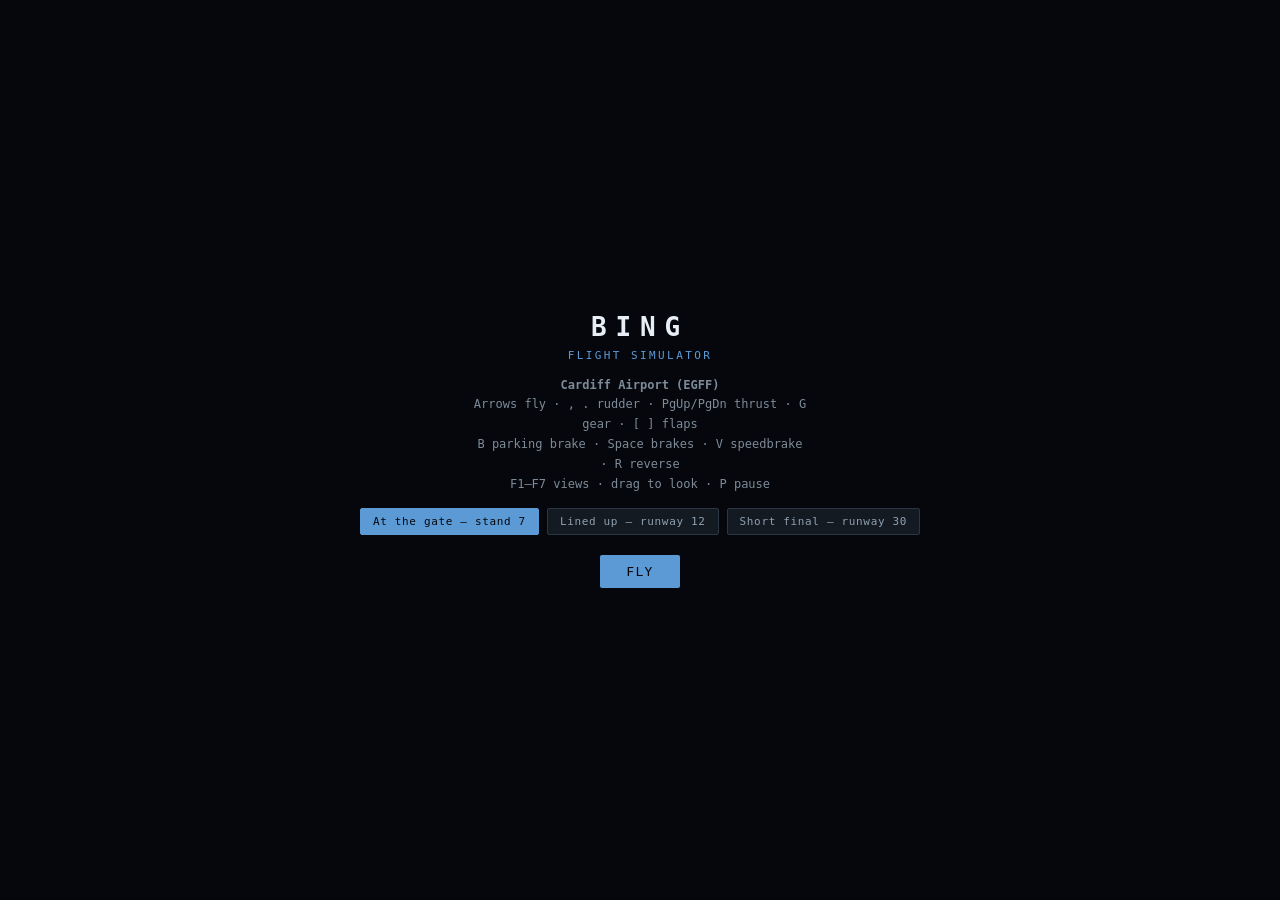
<file: flightsim/dev.html>
<!doctype html>
<html lang="en">
<meta charset="utf-8">
<meta name="viewport" content="width=device-width,initial-scale=1">
<title>Bing Flight Simulator — dev</title>
<!--
  Development loader. Reads manifest.json and injects one <script> per source
  file, in the same order build.mjs concatenates them. No build step, real
  file/line stack traces, edit-and-refresh.

  Serve it, don't open it from file:// — the manifest fetch needs http:
      python3 -m http.server 8000        then  http://localhost:8000/flightsim/dev.html

  This is the 99% loop, but it is NOT the truth: dev.html runs same-origin, so
  localStorage works and pointer lock is available here when they are not in
  WinClone. Check every change against sandbox.html before believing it.
-->
<style>
  html,body{margin:0;padding:0;height:100%;overflow:hidden;background:#05070c;
    font-family:Consolas,"DejaVu Sans Mono",monospace;color:#c8d2dd;
    -webkit-user-select:none;user-select:none;touch-action:none}
  #stage{position:absolute;inset:0}
  #gl{display:block;width:100%;height:100%;background:#05070c}
  #ovl{position:absolute;inset:0;display:flex;align-items:center;justify-content:center;
    flex-direction:column;gap:14px;background:#05070c;text-align:center;padding:24px;
    box-sizing:border-box;z-index:10}
  #ovl.gone{display:none}
  .bfs-logo{font-size:26px;letter-spacing:.34em;color:#e8eef5;font-weight:700}
  .bfs-logo small{display:block;font-size:11px;letter-spacing:.22em;color:#5c9ad6;
    margin-top:7px;font-weight:400}
  #msg{font-size:12px;color:#7d8b99;max-width:46ch;line-height:1.65}
  #go{margin-top:6px;padding:9px 26px;font:inherit;font-size:13px;letter-spacing:.1em;
    color:#05070c;background:#5c9ad6;border:0;border-radius:2px;cursor:pointer}
  #go[disabled]{background:#2b3644;color:#66727f;cursor:default}
  .pill{position:absolute;left:8px;bottom:8px;font-size:10px;color:#6c7a88;
    background:rgba(6,10,16,.72);padding:3px 8px;border-radius:2px;z-index:5;display:none}
  .devtag{position:absolute;right:8px;bottom:8px;font-size:10px;color:#8a6d3b;
    background:rgba(6,10,16,.72);padding:3px 8px;border-radius:2px;z-index:6}
</style>
<body>
<div id="stage">
  <canvas id="gl"></canvas>
  <div class="pill" id="pill"></div>
  <div class="devtag">DEV — same-origin, not the real sandbox</div>
  <div id="ovl">
    <div class="bfs-logo">BING<small>FLIGHT SIMULATOR</small></div>
    <div id="msg">Loading modules…</div>
    <button id="go" disabled>CLICK TO START</button>
  </div>
</div>
<script>
(function () {
  "use strict";
  var msg = document.getElementById("msg");
  function inject(src) {
    return new Promise(function (res, rej) {
      var s = document.createElement("script");
      s.src = src; s.async = false;
      s.onload = res;
      s.onerror = function () { rej(new Error("failed to load " + src)); };
      document.head.appendChild(s);
    });
  }
  fetch("manifest.json", { cache: "no-store" })
    .then(function (r) { return r.json(); })
    .then(function (m) {
      window.BFS = window.BFS || {};
      return m.files.reduce(function (chain, f) {
        return chain.then(function () {
          msg.textContent = "Loading " + f.p + "…";
          return inject("src/" + f.p);
        });
      }, Promise.resolve());
    })
    .then(function () {
      return window.BFS.main({
        canvas: document.getElementById("gl"),
        overlay: document.getElementById("ovl"),
        message: msg,
        button: document.getElementById("go"),
        pill: document.getElementById("pill"),
        params: new URLSearchParams(location.search)
      });
    })
    .catch(function (e) {
      msg.style.color = "#e0574a";
      msg.textContent = e && e.stack ? e.stack : String(e);
      console.error(e);
    });
})();
</script>
</body>
</html>
</file>
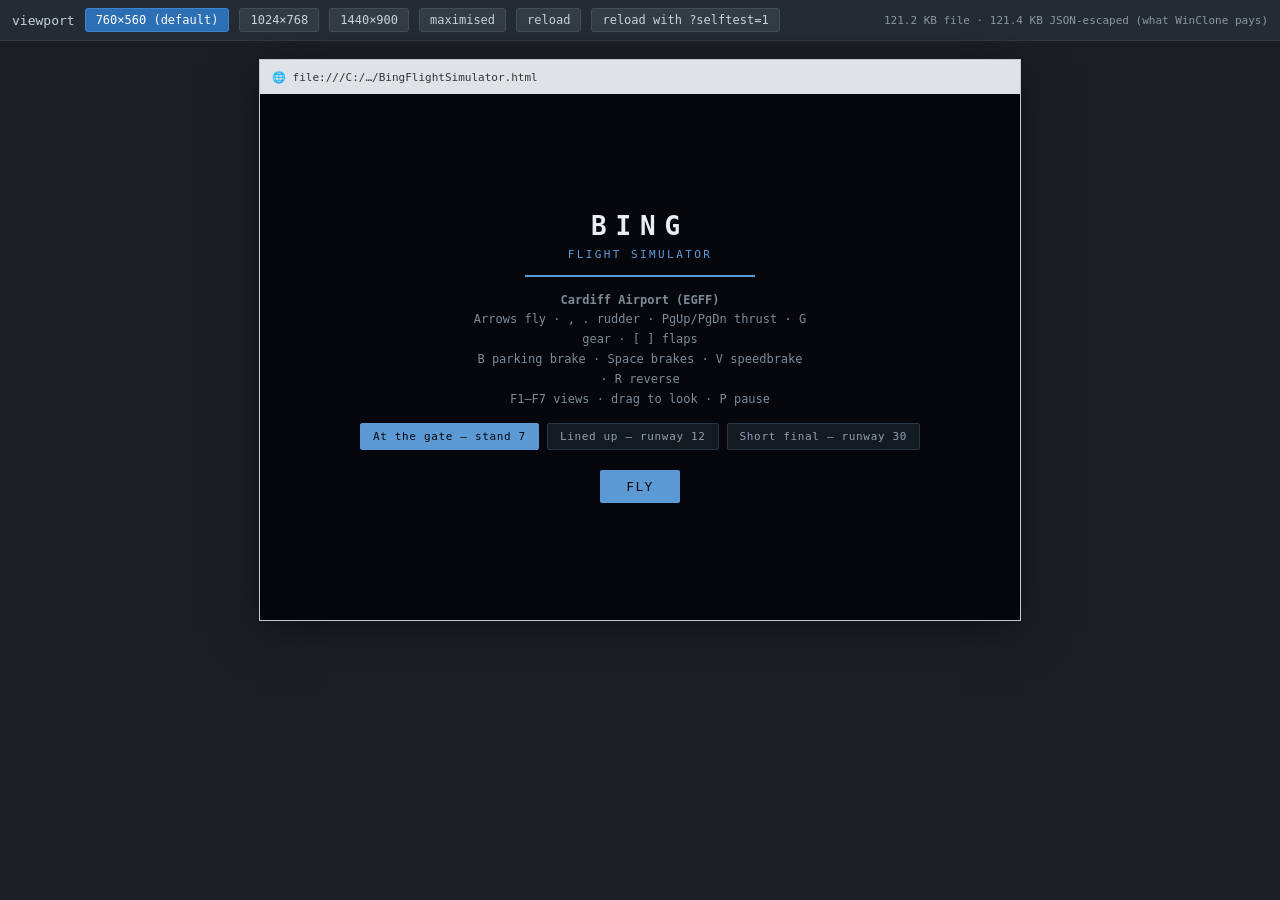
<file: flightsim/sandbox.html>
<!doctype html>
<html lang="en">
<meta charset="utf-8">
<title>Bing Flight Simulator — sandbox harness</title>
<!--
  Reproduces WinClone's HTML Viewer exactly, and it is the only environment that
  tells the truth about what the simulator can do.

  WinClone (app.js:10692) does:
      <iframe class="hv-frame" sandbox="allow-scripts allow-modals allow-popups">
      f.srcdoc = html;

  Two details matter and are easy to get wrong:

  1. srcdoc, NOT src. Pointing src at a same-origin file gives the frame a real
     origin, so localStorage works, and you would develop happily against
     capabilities that vanish the moment the thing is imported for real. srcdoc
     under this sandbox list yields an opaque origin, which is the whole point.

  2. The sandbox list has no allow-same-origin, no allow-pointer-lock and no
     allowfullscreen. That is not an oversight to work around — it is the
     contract the simulator is built to.

  Serve, don't file://:  python3 -m http.server 8000
      http://localhost:8000/flightsim/sandbox.html
-->
<style>
  html,body{margin:0;height:100%;background:#1b1f25;color:#c9d3dd;
    font:13px Consolas,"DejaVu Sans Mono",monospace}
  header{display:flex;align-items:center;gap:10px;padding:8px 12px;background:#252b33;
    border-bottom:1px solid #333b45;flex-wrap:wrap}
  button{font:inherit;font-size:12px;background:#333b45;color:#c9d3dd;border:1px solid #434d59;
    border-radius:3px;padding:4px 10px;cursor:pointer}
  button:hover{background:#3d4650}
  button.on{background:#2d6fb5;border-color:#3d84cf;color:#fff}
  #size{margin-left:auto;color:#8b97a3;font-size:11px}
  #wrap{padding:18px;display:flex;justify-content:center}
  /* mirrors WinClone: the window body, minus the ~34px HTML Viewer chrome bar */
  #shell{background:#dfe3e8;border:1px solid #c4c9cf;box-shadow:0 8px 40px rgba(0,0,0,.5)}
  #bar{height:34px;display:flex;align-items:center;padding:0 12px;color:#333;font-size:11px}
  iframe{display:block;border:0;width:100%;background:#fff}
</style>
<body>
<header>
  <span>viewport</span>
  <button data-w="760"  data-h="526" class="on">760×560 (default)</button>
  <button data-w="1024" data-h="734">1024×768</button>
  <button data-w="1440" data-h="866">1440×900</button>
  <button data-w="0"    data-h="0">maximised</button>
  <button id="reload">reload</button>
  <button id="selftest">reload with ?selftest=1</button>
  <span id="size">measuring…</span>
</header>
<div id="wrap">
  <div id="shell">
    <div id="bar">🌐 file:///C:/…/BingFlightSimulator.html</div>
    <iframe id="f" sandbox="allow-scripts allow-modals allow-popups"></iframe>
  </div>
</div>
<script>
(function () {
  "use strict";
  var f = document.getElementById("f"), shell = document.getElementById("shell"),
      wrap = document.getElementById("wrap"), sizeEl = document.getElementById("size"),
      html = null, query = "";

  function setSize(w, h) {
    if (!w) {
      shell.style.width = "100%";
      f.style.height = (wrap.clientHeight - 34 - 2) + "px";
    } else {
      shell.style.width = w + "px";
      f.style.height = h + "px";
    }
  }

  function boot() {
    if (html == null) return;
    /* A srcdoc document has no query string, and history.replaceState throws in
       an opaque origin — so parameters ride in on a global the shell also reads. */
    var doc = query
      ? html.replace('<meta charset="utf-8">',
          '<meta charset="utf-8">\n<script>window.__BFS_PARAMS__=' +
          JSON.stringify(query) + "<\/script>")
      : html;
    f.srcdoc = doc;
  }

  fetch("BingFlightSimulator.html", { cache: "no-store" })
    .then(function (r) { if (!r.ok) throw new Error("HTTP " + r.status); return r.text(); })
    .then(function (t) {
      html = t;
      var bytes = new TextEncoder().encode(t).length;
      sizeEl.textContent =
        (bytes / 1024).toFixed(1) + " KB file · " +
        (JSON.stringify(t).length / 1024).toFixed(1) + " KB JSON-escaped (what WinClone pays)";
      boot();
    })
    .catch(function (e) {
      sizeEl.textContent = "could not load build: " + e.message + " — run: node flightsim/build.mjs";
    });

  [].forEach.call(document.querySelectorAll("button[data-w]"), function (b) {
    b.onclick = function () {
      document.querySelectorAll("button[data-w]").forEach(function (o) { o.classList.remove("on"); });
      b.classList.add("on");
      setSize(+b.dataset.w, +b.dataset.h);
    };
  });
  document.getElementById("reload").onclick = function () { query = ""; boot(); };
  document.getElementById("selftest").onclick = function () { query = "?selftest=1"; boot(); };

  setSize(760, 526);
  addEventListener("resize", function () {
    var on = document.querySelector("button[data-w].on");
    setSize(+on.dataset.w, +on.dataset.h);
  });
})();
</script>
</body>
</html>
</file>
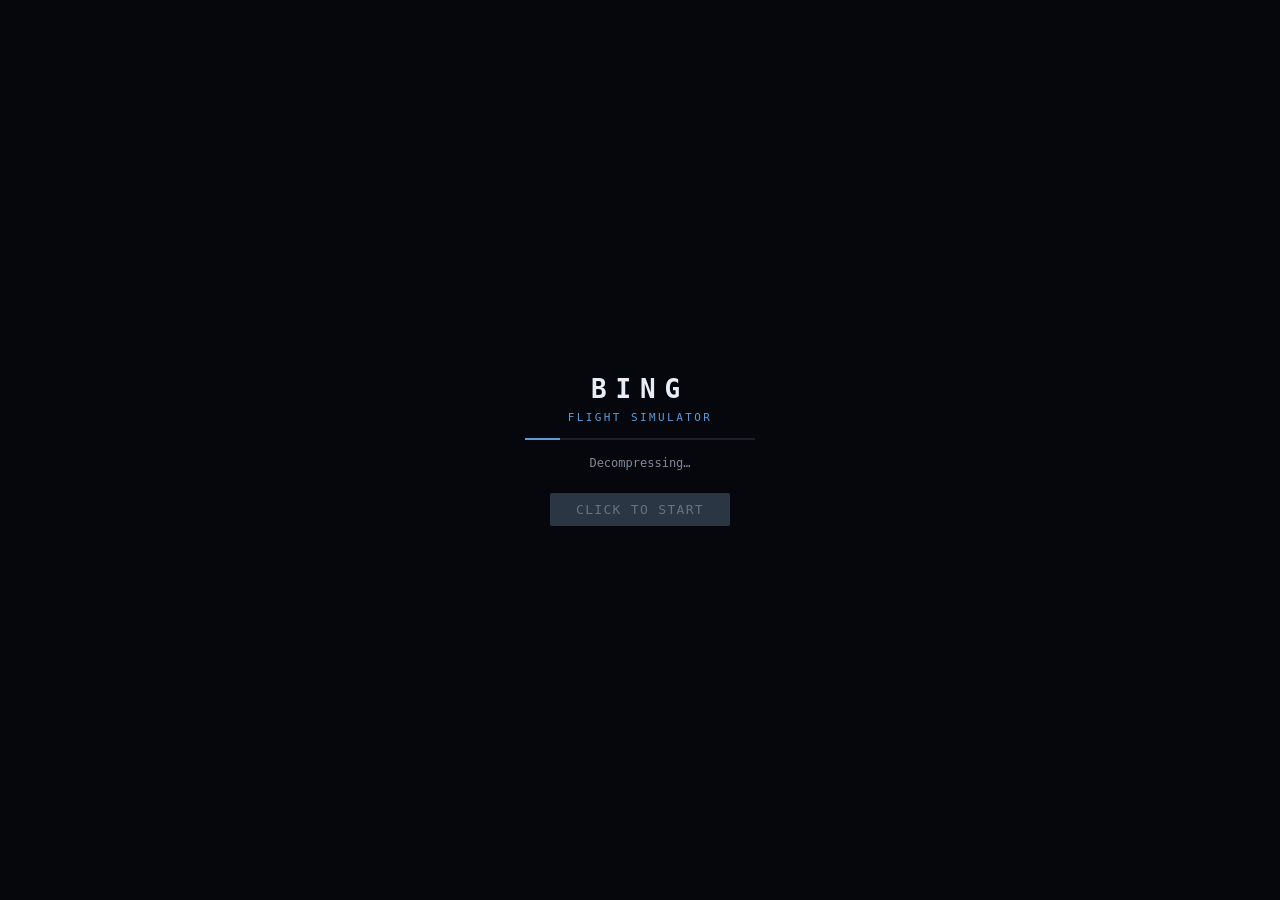
<file: flightsim/shell/shell.html>
<!doctype html>
<html lang="en">
<meta charset="utf-8">
<meta name="viewport" content="width=device-width,initial-scale=1">
<title>Bing Flight Simulator</title>
<style>
  html,body{margin:0;padding:0;height:100%;overflow:hidden;background:#05070c;
    font-family:Consolas,"DejaVu Sans Mono",monospace;color:#c8d2dd;
    -webkit-user-select:none;user-select:none;touch-action:none}
  #stage{position:absolute;inset:0}
  #gl{display:block;width:100%;height:100%;background:#05070c}
  #ovl{position:absolute;inset:0;display:flex;align-items:center;justify-content:center;
    flex-direction:column;gap:14px;background:#05070c;text-align:center;padding:24px;
    box-sizing:border-box;z-index:10}
  #ovl.gone{display:none}
  .bfs-logo{font-size:26px;letter-spacing:.34em;color:#e8eef5;font-weight:700}
  .bfs-logo small{display:block;font-size:11px;letter-spacing:.22em;color:#5c9ad6;
    margin-top:7px;font-weight:400}
  #msg{font-size:12px;color:#7d8b99;max-width:46ch;line-height:1.65}
  #err{font-size:12px;color:#e0574a;max-width:60ch;line-height:1.6;white-space:pre-wrap;
    text-align:left;display:none}
  #go{margin-top:6px;padding:9px 26px;font:inherit;font-size:13px;letter-spacing:.1em;
    color:#05070c;background:#5c9ad6;border:0;border-radius:2px;cursor:pointer}
  #go:hover{background:#7ab0e4}
  #go[disabled]{background:#2b3644;color:#66727f;cursor:default}
  #bar{width:230px;height:2px;background:#1a2029;overflow:hidden}
  #bar i{display:block;height:100%;width:0;background:#5c9ad6;transition:width .18s}
  .pill{position:absolute;left:8px;bottom:8px;font-size:10px;color:#6c7a88;
    background:rgba(6,10,16,.72);padding:3px 8px;border-radius:2px;z-index:5;display:none}
</style>
<body>
<div id="stage">
  <canvas id="gl"></canvas>
  <div class="pill" id="pill"></div>
  <div id="ovl">
    <div class="bfs-logo">BING<small>FLIGHT SIMULATOR</small></div>
    <div id="bar"><i></i></div>
    <div id="msg">Loading…</div>
    <div id="err"></div>
    <button id="go" disabled>CLICK TO START</button>
  </div>
</div>
<script>
/* Bing Flight Simulator — boot loader.
   The simulator is shipped as one gzip+base64 blob because this page is opened
   inside WinClone's HTML Viewer, whose sandbox gives us an opaque origin: the
   file lives in localStorage as a JSON string, and base64 is the only encoding
   that costs nothing to JSON-escape. See flightsim/README.md. */
(function () {
  "use strict";
  var ovl = document.getElementById("ovl"),
      msg = document.getElementById("msg"),
      err = document.getElementById("err"),
      go  = document.getElementById("go"),
      bar = document.querySelector("#bar i");

  function step(pct, text) { bar.style.width = pct + "%"; if (text) msg.textContent = text; }
  function fail(what, e) {
    msg.textContent = "Bing Flight Simulator could not start.";
    err.style.display = "block";
    err.textContent = what + "\n\n" + (e && e.stack ? e.stack : e) +
      "\n\nIf this build is the compressed one, try BingFlightSimulator.debug.html instead.";
    go.style.display = "none";
  }

  var PAYLOAD_B64 = "__BLOB__";   /* build.mjs substitutes; empty in debug builds, where
                                     the source is already present as a plain <script> */

  function load() {
    if (window.BFS && typeof window.BFS.main === "function") return Promise.resolve();
    if (typeof DecompressionStream !== "function")
      return Promise.reject(new Error("DecompressionStream('gzip') is unavailable in this browser."));
    var bin = atob(PAYLOAD_B64), n = bin.length, bytes = new Uint8Array(n);
    for (var i = 0; i < n; i++) bytes[i] = bin.charCodeAt(i);
    return new Response(
      new Response(bytes).body.pipeThrough(new DecompressionStream("gzip"))
    ).text().then(function (src) {
      /* Indirect construction keeps the simulator out of this closure's scope and
         gives DevTools a named, breakpointable script with real line numbers. */
      (new Function(src + "\n//# sourceURL=BingFlightSim.js"))();
      if (!window.BFS || typeof window.BFS.main !== "function")
        throw new Error("payload evaluated but BFS.main is missing");
    });
  }

  step(15, "Decompressing…");
  load().then(function () {
    step(55, "Initialising…");
    step(100, "");
    return window.BFS.main({
      canvas: document.getElementById("gl"),
      overlay: ovl, message: msg, button: go, pill: document.getElementById("pill"),
      /* srcdoc documents have no query string; the sandbox harness and the debug
         build pass parameters through a global instead. */
      params: new URLSearchParams(window.__BFS_PARAMS__ || location.search)
    });
  }).catch(function (e) { fail("Startup failed.", e); });
})();
</script>
</body>
</html>
</file>
